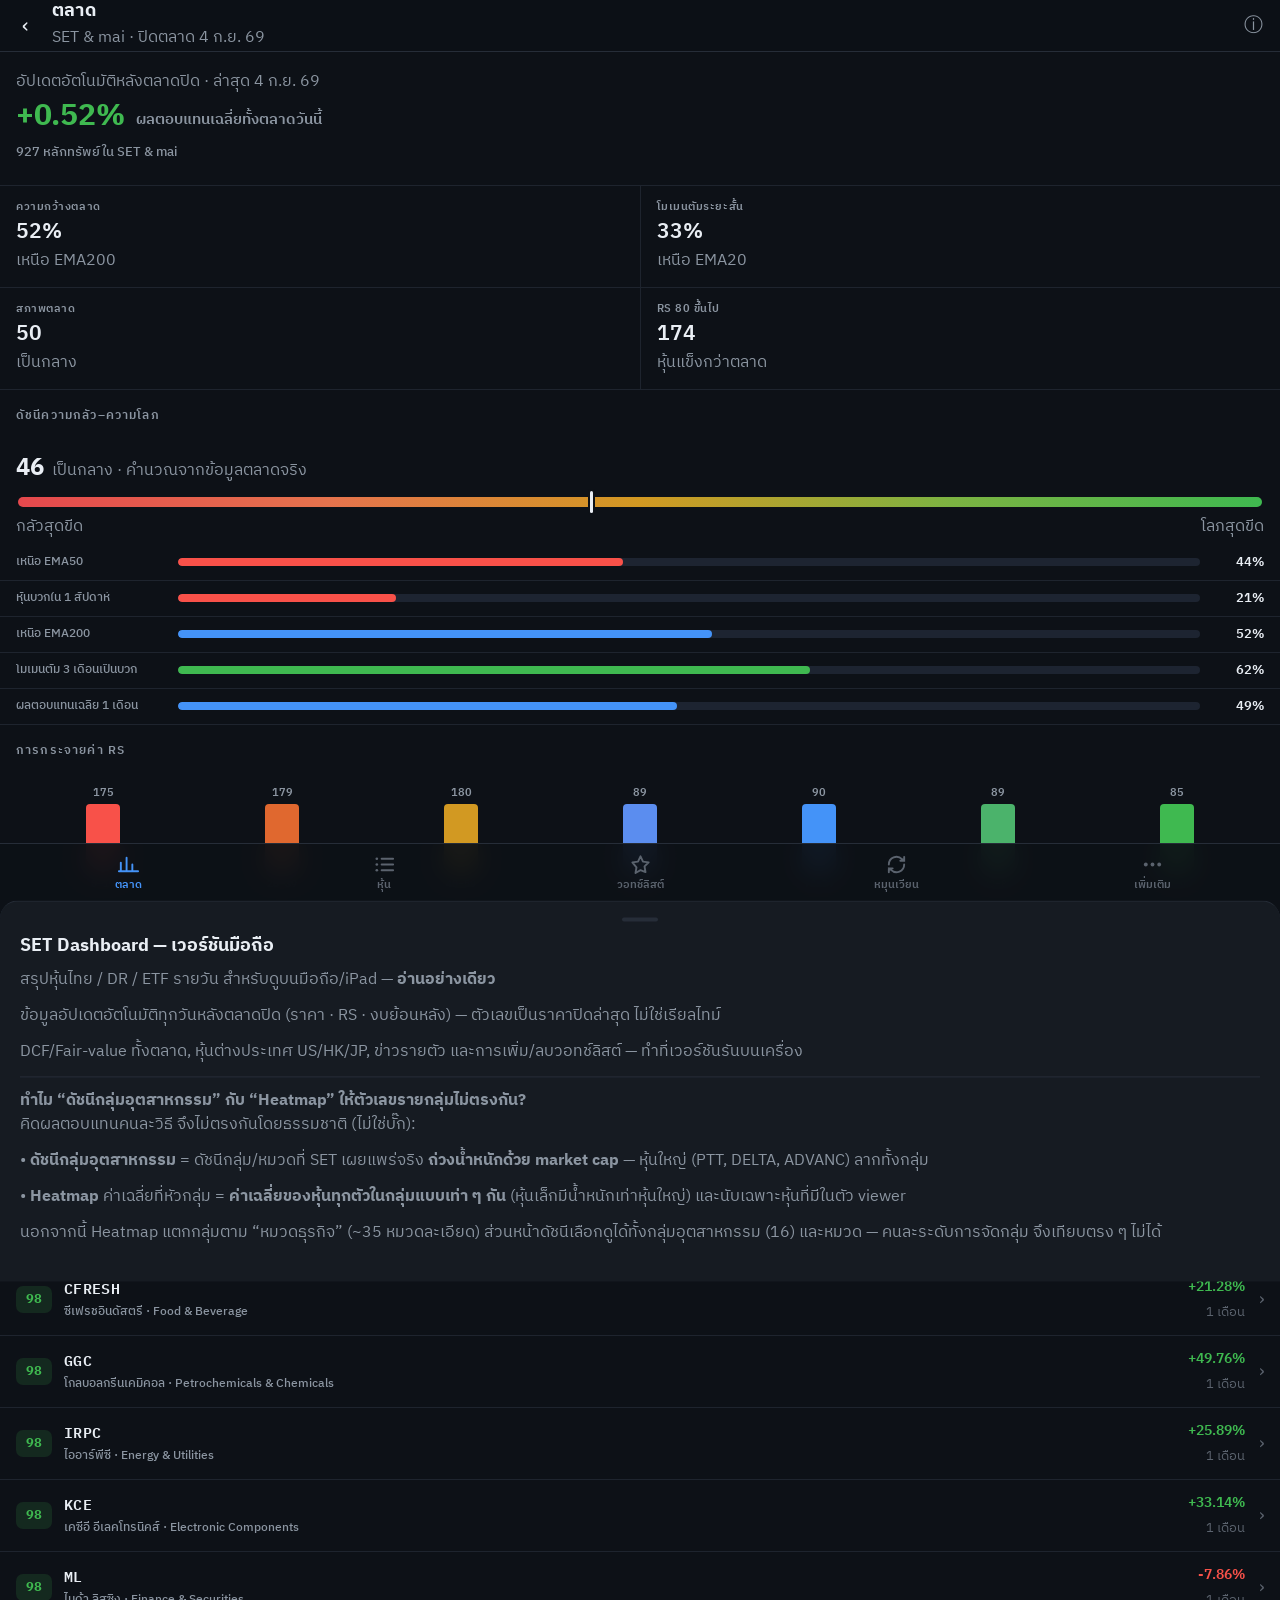
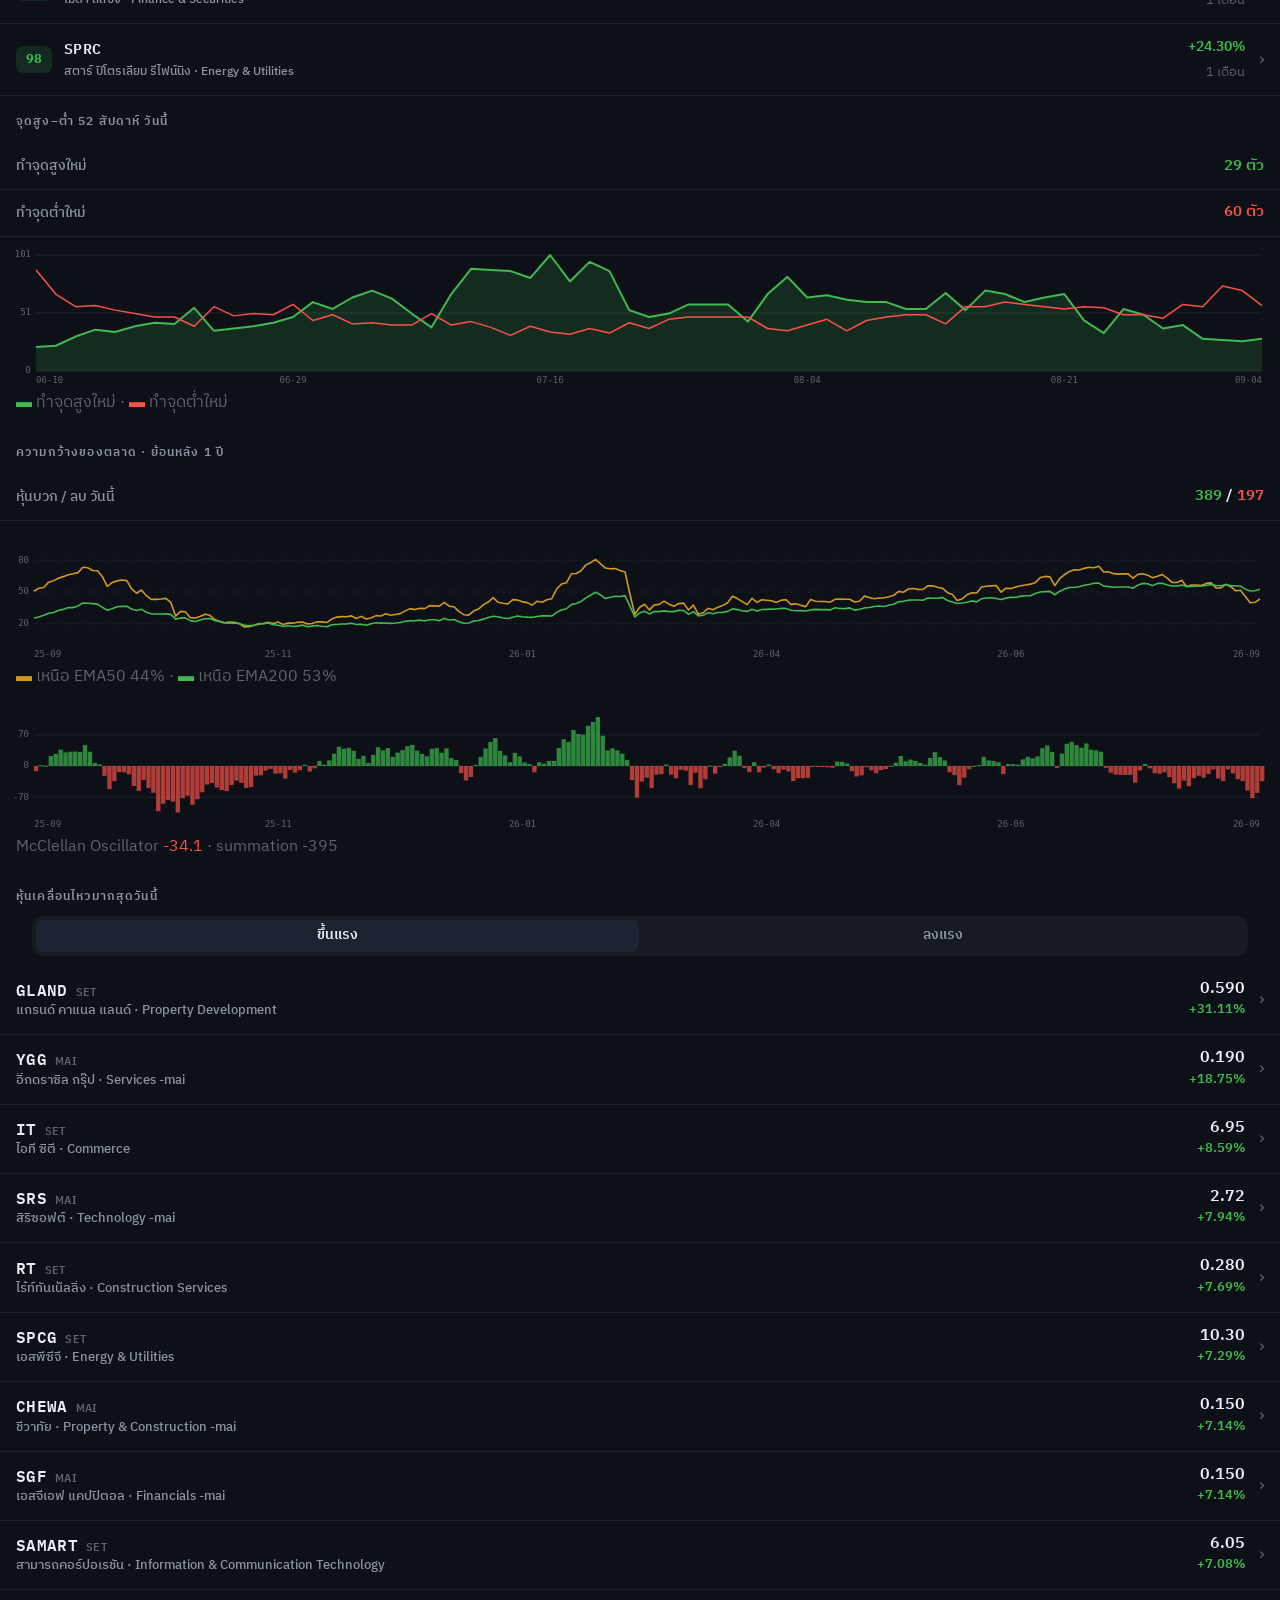
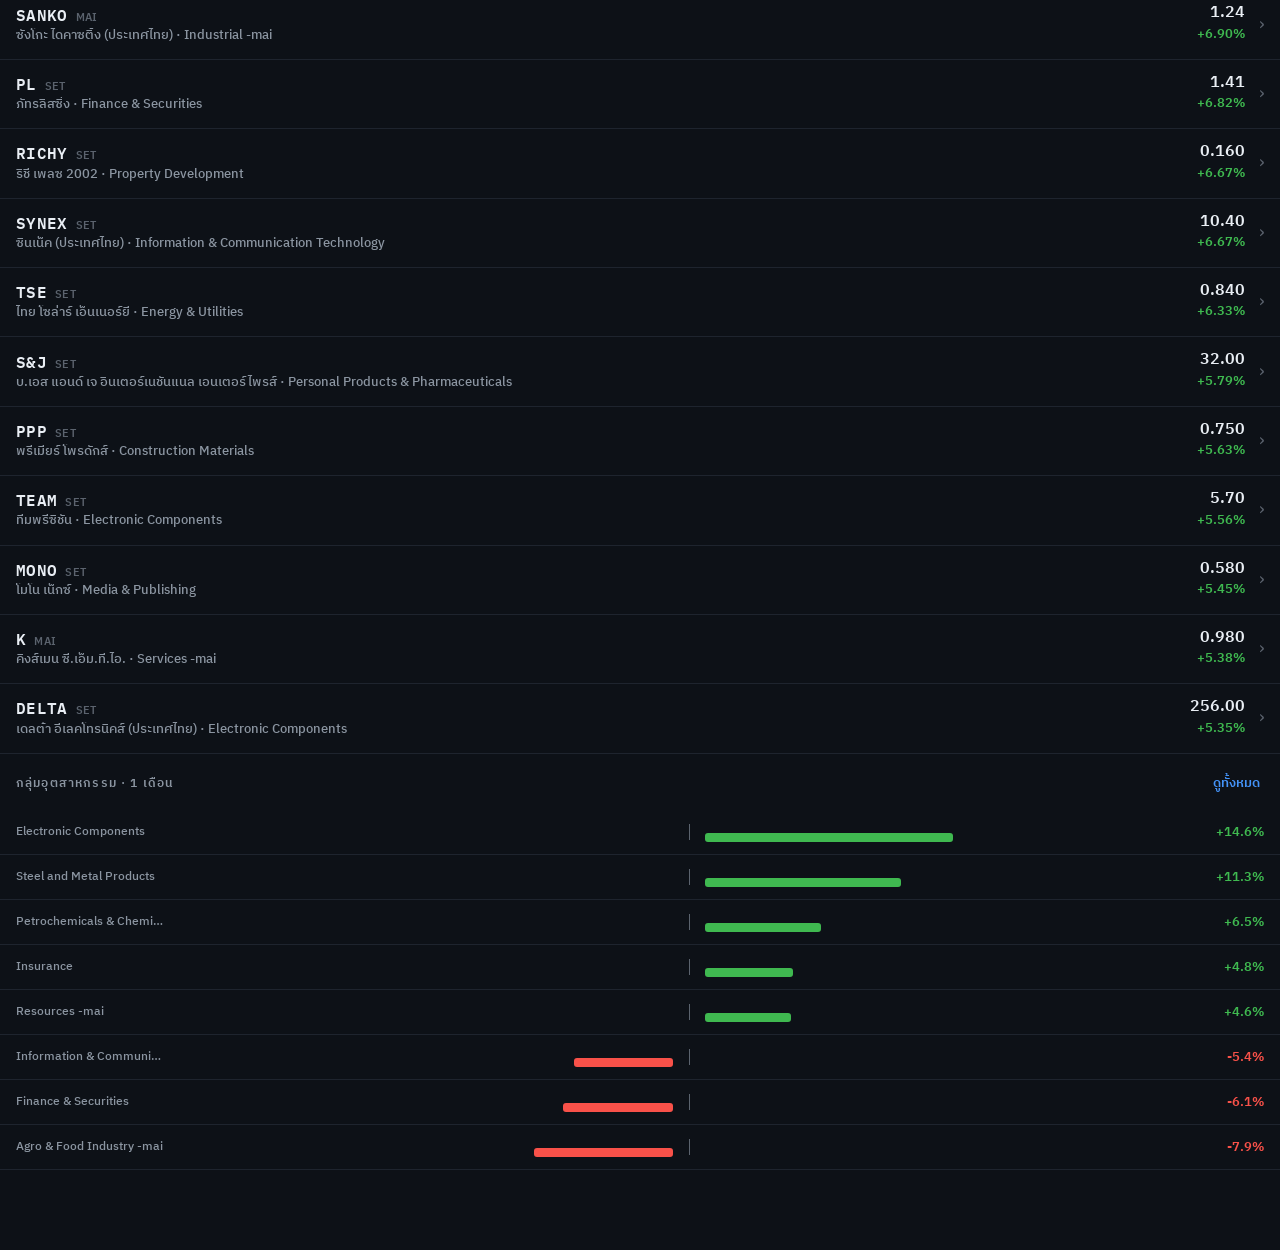
<file: mobile/index.html>
<!DOCTYPE html>
<html lang="th">
<head>
<meta charset="UTF-8">
<title>SET Dashboard</title>
<meta name="viewport" content="width=device-width, initial-scale=1, viewport-fit=cover">
<meta name="theme-color" content="#0d1117">
<meta name="description" content="สรุปหุ้นไทย / DR / ETF รายวัน — เวอร์ชันมือถือ อ่านอย่างเดียว">
<meta name="apple-mobile-web-app-capable" content="yes">
<meta name="apple-mobile-web-app-status-bar-style" content="black-translucent">
<meta name="apple-mobile-web-app-title" content="SET">
<link rel="manifest" href="manifest.json">
<link rel="icon" href="data:image/svg+xml,<svg xmlns='http://www.w3.org/2000/svg' viewBox='0 0 100 100'><text y='0.9em' font-size='90'>📈</text></svg>">
<link rel="apple-touch-icon" href="../static/icons/icon-180.png">
<link rel="preconnect" href="https://fonts.googleapis.com">
<link rel="preconnect" href="https://fonts.gstatic.com" crossorigin>
<link rel="stylesheet" href="https://fonts.googleapis.com/css2?family=IBM+Plex+Sans+Thai:wght@400;500;600;700&family=IBM+Plex+Mono:wght@500;600&display=swap">
<link rel="stylesheet" href="app.css?v=24">
</head>
<body>

<div class="boot" id="boot">
  <div class="spinner"></div>
  <div class="msg" id="bootMsg">กำลังโหลดข้อมูลตลาด…</div>
</div>

<div class="app" id="app" hidden>
  <header class="topbar">
    <button class="back-btn" id="backBtn" hidden aria-label="ย้อนกลับ">‹</button>
    <div style="flex:1;min-width:0">
      <h1 id="scrTitle">ตลาด</h1>
      <div class="sub" id="scrSub"></div>
    </div>
    <button class="icon-btn" id="infoBtn" aria-label="เกี่ยวกับ">ⓘ</button>
  </header>

  <main class="screen active" id="s-market"></main>
  <main class="screen" id="s-stocks"></main>
  <main class="screen" id="s-detail"></main>
  <main class="screen" id="s-watch"></main>
  <main class="screen" id="s-rotation"></main>
  <main class="screen" id="s-more"></main>
  <main class="screen" id="s-indices"></main>
  <main class="screen" id="s-valuation"></main>
  <main class="screen" id="s-heatmap"></main>
  <main class="screen" id="s-flow"></main>
  <main class="screen" id="s-screener"></main>

  <nav class="tabbar" id="tabbar">
    <button data-scr="market" class="on">
      <svg class="tb-ic" viewBox="0 0 24 24" fill="none" stroke="currentColor" stroke-width="2" stroke-linecap="round"><path d="M4 19V10M10 19V5M16 19v-7M22 19H2"/></svg>
      <span class="tb-l">ตลาด</span></button>
    <button data-scr="stocks">
      <svg class="tb-ic" viewBox="0 0 24 24" fill="none" stroke="currentColor" stroke-width="2" stroke-linecap="round"><path d="M9 6h12M9 12h12M9 18h12"/><circle cx="4" cy="6" r="1.4" fill="currentColor" stroke="none"/><circle cx="4" cy="12" r="1.4" fill="currentColor" stroke="none"/><circle cx="4" cy="18" r="1.4" fill="currentColor" stroke="none"/></svg>
      <span class="tb-l">หุ้น</span></button>
    <button data-scr="watch">
      <svg class="tb-ic" viewBox="0 0 24 24" fill="none" stroke="currentColor" stroke-width="2" stroke-linejoin="round"><path d="M12 3.5l2.6 5.5 5.9.8-4.3 4.2 1 5.9L12 17.9 6.8 20.9l1-5.9L3.5 9.8l5.9-.8z"/></svg>
      <span class="tb-l">วอทช์ลิสต์</span></button>
    <button data-scr="rotation">
      <svg class="tb-ic" viewBox="0 0 24 24" fill="none" stroke="currentColor" stroke-width="2" stroke-linecap="round"><path d="M4 12a8 8 0 0 1 13.7-5.6L20 8M20 4v4h-4"/><path d="M20 12a8 8 0 0 1-13.7 5.6L4 16M4 20v-4h4"/></svg>
      <span class="tb-l">หมุนเวียน</span></button>
    <button data-scr="more">
      <svg class="tb-ic" viewBox="0 0 24 24" fill="currentColor" stroke="none"><circle cx="5" cy="12" r="2"/><circle cx="12" cy="12" r="2"/><circle cx="19" cy="12" r="2"/></svg>
      <span class="tb-l">เพิ่มเติม</span></button>
  </nav>
</div>

<div class="scrim" id="scrim"></div>
<aside class="sheet" id="sheet" aria-label="เกี่ยวกับ">
  <div class="grab"></div>
  <h2>SET Dashboard — เวอร์ชันมือถือ</h2>
  <p>สรุปหุ้นไทย / DR / ETF รายวัน สำหรับดูบนมือถือ/iPad — <b>อ่านอย่างเดียว</b></p>
  <p>ข้อมูลอัปเดตอัตโนมัติทุกวันหลังตลาดปิด (ราคา · RS · งบย้อนหลัง) — ตัวเลขเป็นราคาปิดล่าสุด ไม่ใช่เรียลไทม์</p>
  <p>DCF/Fair-value ทั้งตลาด, หุ้นต่างประเทศ US/HK/JP, ข่าวรายตัว และการเพิ่ม/ลบวอทช์ลิสต์ — ทำที่เวอร์ชันรันบนเครื่อง</p>
  <p style="border-top:1px solid var(--line);padding-top:12px"><b>ทำไม “ดัชนีกลุ่มอุตสาหกรรม” กับ “Heatmap” ให้ตัวเลขรายกลุ่มไม่ตรงกัน?</b><br>
  คิดผลตอบแทนคนละวิธี จึงไม่ตรงกันโดยธรรมชาติ (ไม่ใช่บั๊ก):</p>
  <p>• <b>ดัชนีกลุ่มอุตสาหกรรม</b> = ดัชนีกลุ่ม/หมวดที่ SET เผยแพร่จริง <b>ถ่วงน้ำหนักด้วย market cap</b> — หุ้นใหญ่ (PTT, DELTA, ADVANC) ลากทั้งกลุ่ม</p>
  <p>• <b>Heatmap</b> ค่าเฉลี่ยที่หัวกลุ่ม = <b>ค่าเฉลี่ยของหุ้นทุกตัวในกลุ่มแบบเท่า ๆ กัน</b> (หุ้นเล็กมีน้ำหนักเท่าหุ้นใหญ่) และนับเฉพาะหุ้นที่มีในตัว viewer</p>
  <p>นอกจากนี้ Heatmap แตกกลุ่มตาม “หมวดธุรกิจ” (~35 หมวดละเอียด) ส่วนหน้าดัชนีเลือกดูได้ทั้งกลุ่มอุตสาหกรรม (16) และหมวด — คนละระดับการจัดกลุ่ม จึงเทียบตรง ๆ ไม่ได้</p>
</aside>

<div class="toast" id="toast"></div>

<script src="app.js?v=24"></script>
</body>
</html>
</file>
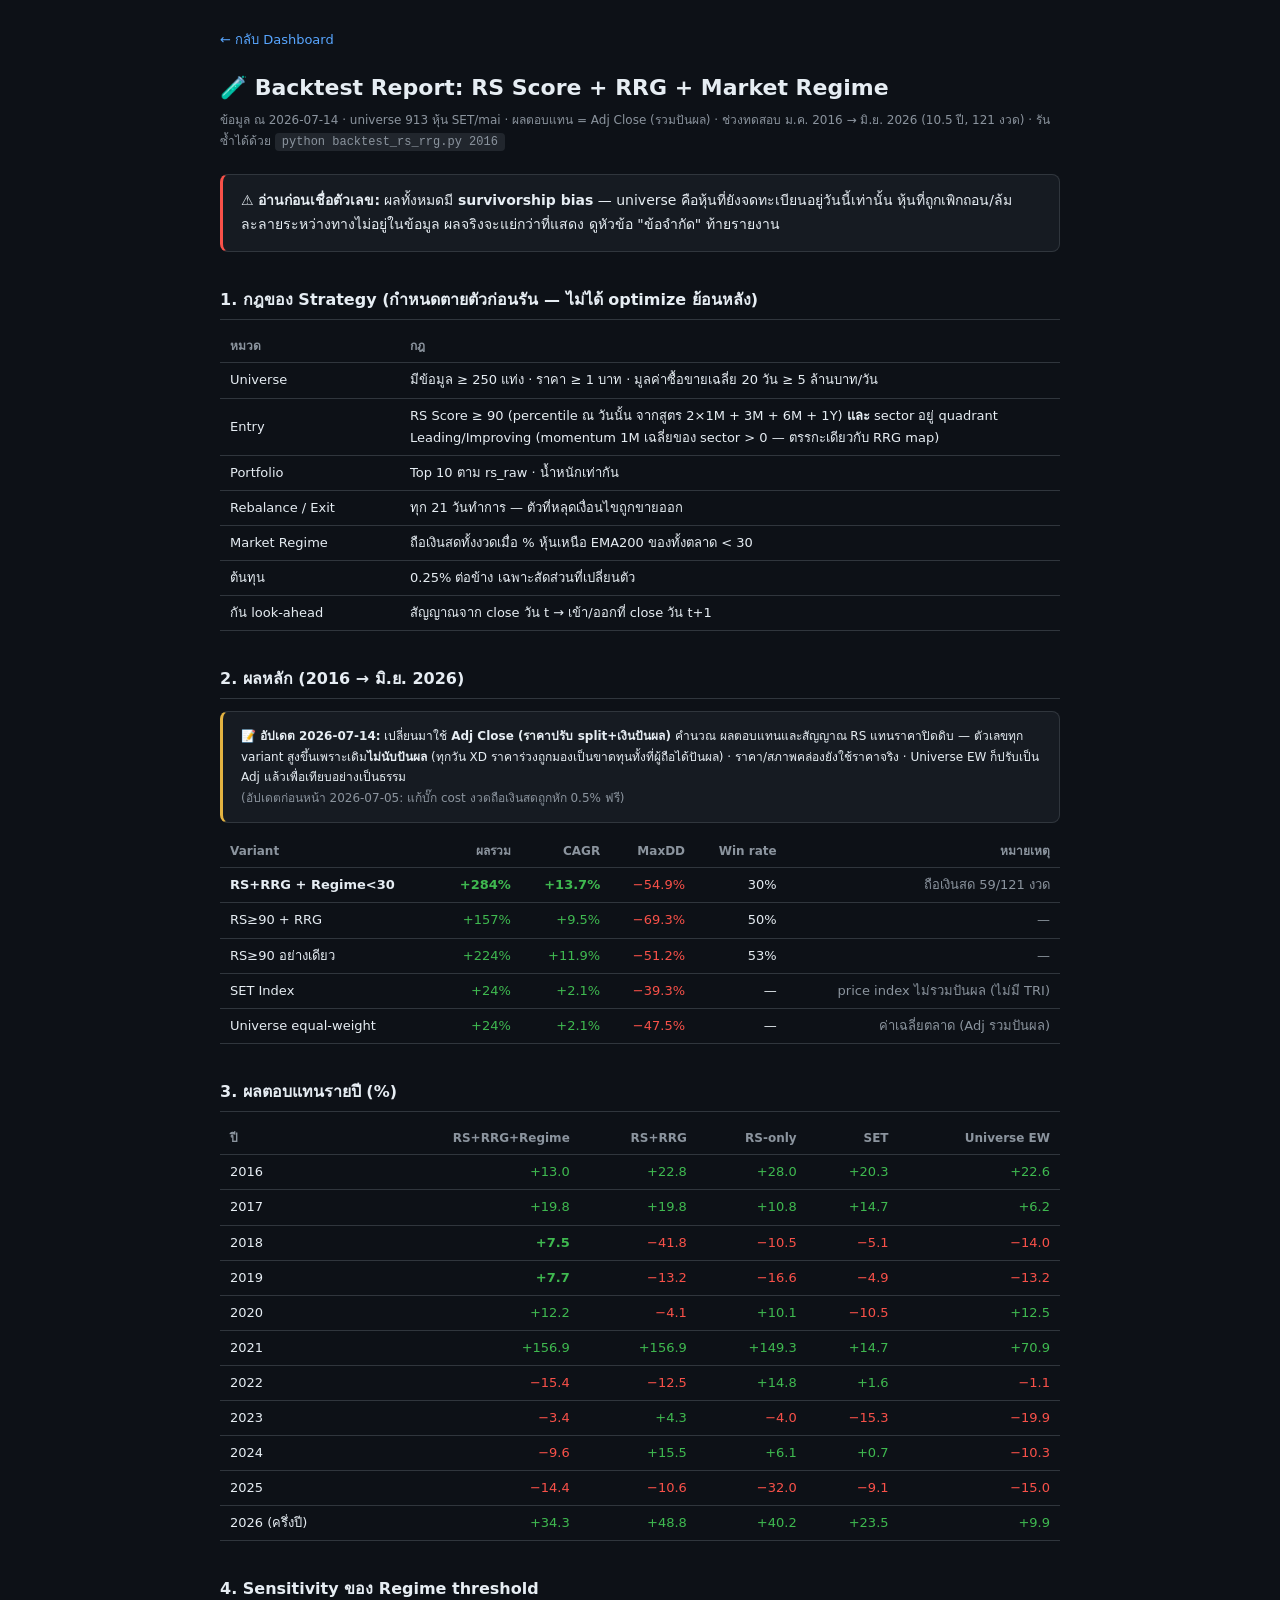
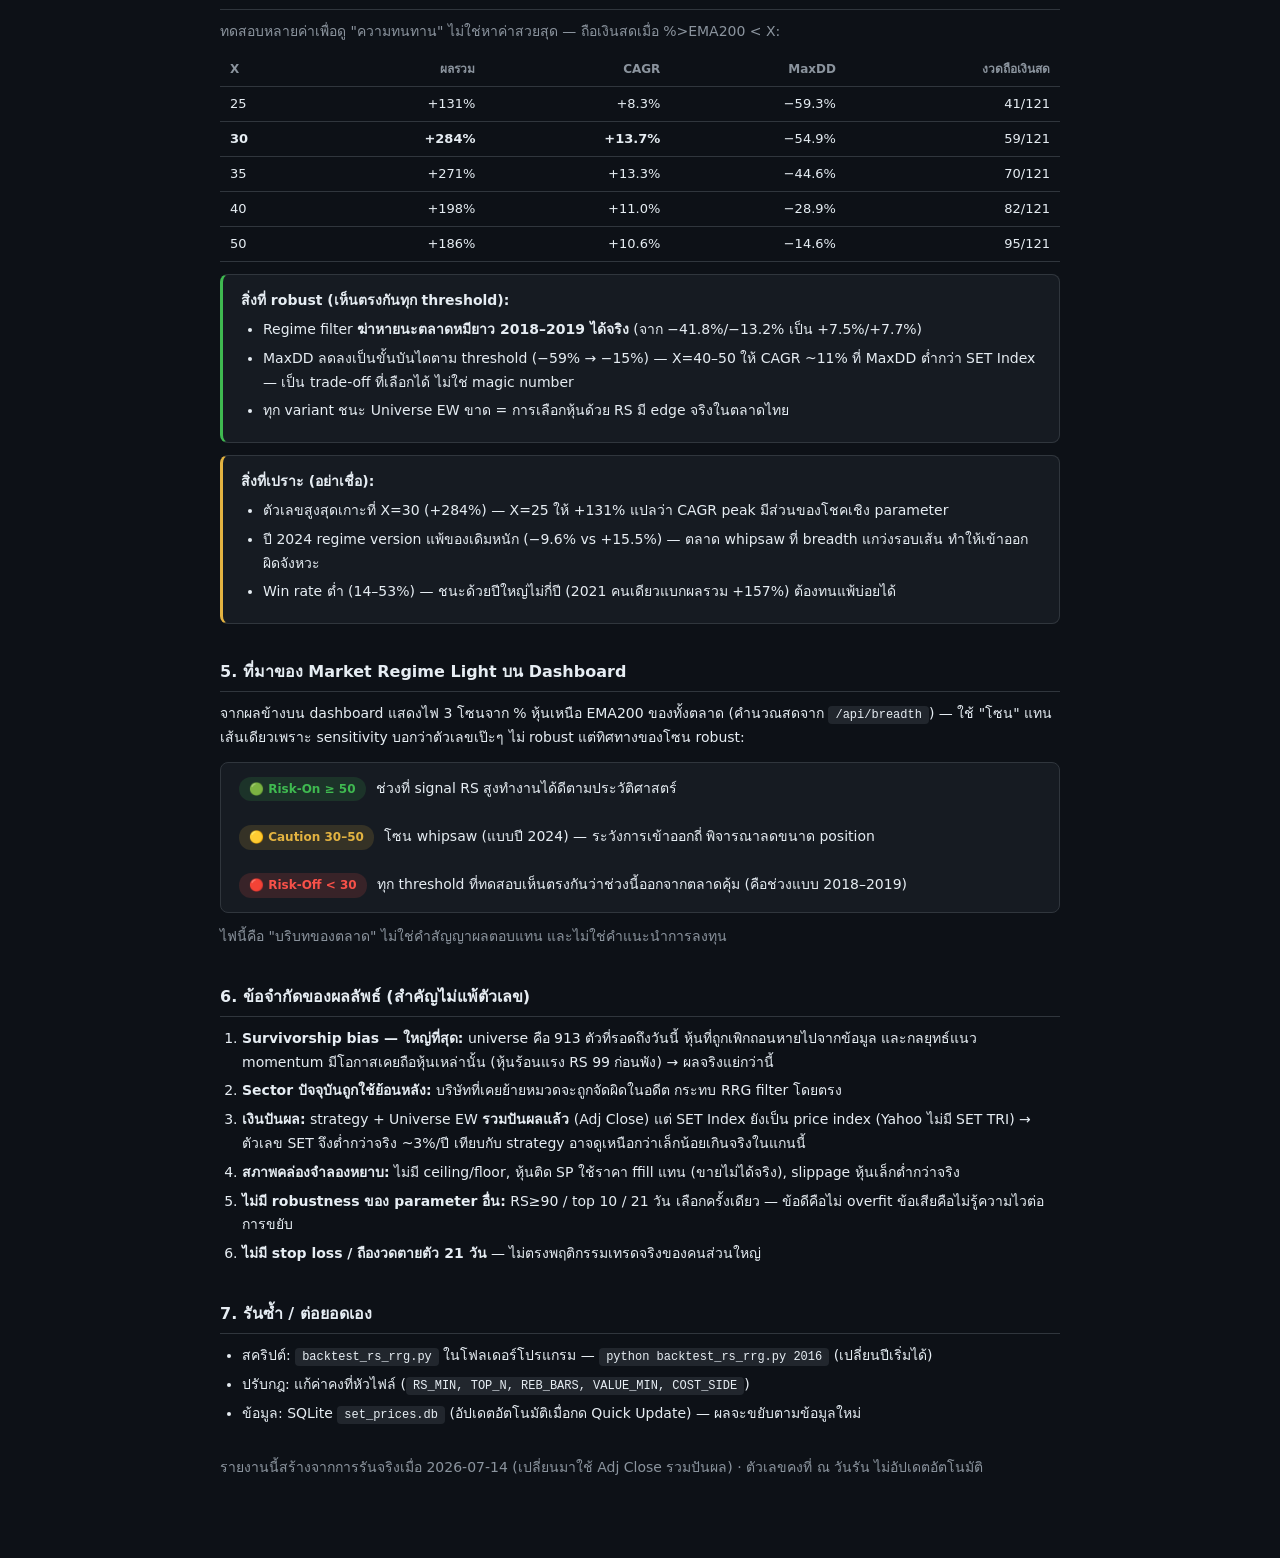
<file: backtest_report.html>
<!DOCTYPE html>
<html lang="th">
<head>
<meta charset="UTF-8">
<meta name="viewport" content="width=device-width, initial-scale=1.0">
<title>Backtest Report — RS Score + RRG + Market Regime</title>
<link rel="icon" href="data:image/svg+xml,<svg xmlns='http://www.w3.org/2000/svg' viewBox='0 0 100 100'><text y='0.9em' font-size='90'>🧪</text></svg>">
<style>
  :root { --bg:#0d1117; --bg2:#161b22; --bg3:#21262d; --border:#30363d;
          --text:#e6edf3; --text2:#8b949e; --green:#3fb950; --red:#f85149;
          --yellow:#e3b341; --blue:#58a6ff; }
  * { box-sizing:border-box; margin:0; padding:0; }
  body { background:var(--bg); color:var(--text);
         font-family:'Segoe UI',system-ui,sans-serif; font-size:14px; line-height:1.7;
         max-width:880px; margin:0 auto; padding:28px 20px 80px; }
  h1 { font-size:22px; margin-bottom:4px; }
  h2 { font-size:16px; margin:34px 0 10px; padding-bottom:6px;
       border-bottom:1px solid var(--border); }
  .sub { color:var(--text2); font-size:12px; margin-bottom:22px; }
  table { width:100%; border-collapse:collapse; font-size:13px; margin:10px 0; }
  th, td { padding:6px 10px; border-bottom:1px solid var(--border); text-align:right; }
  th:first-child, td:first-child { text-align:left; }
  th { color:var(--text2); font-weight:600; font-size:12px; }
  .g { color:var(--green); } .r { color:var(--red); } .y { color:var(--yellow); }
  .b { color:var(--blue); } .t2 { color:var(--text2); }
  .card { background:var(--bg2); border:1px solid var(--border); border-radius:8px;
          padding:14px 18px; margin:12px 0; }
  .warn { border-left:3px solid var(--yellow); }
  .danger { border-left:3px solid var(--red); }
  .ok { border-left:3px solid var(--green); }
  code { background:var(--bg3); padding:2px 7px; border-radius:4px; font-size:12px; }
  ul, ol { padding-left:22px; }
  li { margin:5px 0; }
  a { color:var(--blue); }
  .zone { display:inline-block; padding:2px 10px; border-radius:12px;
          font-weight:700; font-size:12px; margin-right:6px; }
  .back { display:inline-block; margin-bottom:18px; color:var(--blue);
          text-decoration:none; font-size:13px; }
</style>
</head>
<body>

<a class="back" href="/">← กลับ Dashboard</a>
<h1>🧪 Backtest Report: RS Score + RRG + Market Regime</h1>
<div class="sub">ข้อมูล ณ 2026-07-14 · universe 913 หุ้น SET/mai · ผลตอบแทน = Adj Close (รวมปันผล) · ช่วงทดสอบ ม.ค. 2016 → มิ.ย. 2026 (10.5 ปี, 121 งวด)
· รันซ้ำได้ด้วย <code>python backtest_rs_rrg.py 2016</code></div>

<div class="card danger">
  <b>⚠️ อ่านก่อนเชื่อตัวเลข:</b> ผลทั้งหมดมี <b>survivorship bias</b> —
  universe คือหุ้นที่ยังจดทะเบียนอยู่วันนี้เท่านั้น หุ้นที่ถูกเพิกถอน/ล้มละลายระหว่างทางไม่อยู่ในข้อมูล
  ผลจริงจะแย่กว่าที่แสดง ดูหัวข้อ "ข้อจำกัด" ท้ายรายงาน
</div>

<h2>1. กฎของ Strategy (กำหนดตายตัวก่อนรัน — ไม่ได้ optimize ย้อนหลัง)</h2>
<table>
  <tr><th style="width:180px">หมวด</th><th style="text-align:left">กฎ</th></tr>
  <tr><td>Universe</td><td style="text-align:left">มีข้อมูล ≥ 250 แท่ง · ราคา ≥ 1 บาท · มูลค่าซื้อขายเฉลี่ย 20 วัน ≥ 5 ล้านบาท/วัน</td></tr>
  <tr><td>Entry</td><td style="text-align:left">RS Score ≥ 90 (percentile ณ วันนั้น จากสูตร 2×1M + 3M + 6M + 1Y) <b>และ</b> sector อยู่ quadrant Leading/Improving (momentum 1M เฉลี่ยของ sector &gt; 0 — ตรรกะเดียวกับ RRG map)</td></tr>
  <tr><td>Portfolio</td><td style="text-align:left">Top 10 ตาม rs_raw · น้ำหนักเท่ากัน</td></tr>
  <tr><td>Rebalance / Exit</td><td style="text-align:left">ทุก 21 วันทำการ — ตัวที่หลุดเงื่อนไขถูกขายออก</td></tr>
  <tr><td>Market Regime</td><td style="text-align:left">ถือเงินสดทั้งงวดเมื่อ % หุ้นเหนือ EMA200 ของทั้งตลาด &lt; 30</td></tr>
  <tr><td>ต้นทุน</td><td style="text-align:left">0.25% ต่อข้าง เฉพาะสัดส่วนที่เปลี่ยนตัว</td></tr>
  <tr><td>กัน look-ahead</td><td style="text-align:left">สัญญาณจาก close วัน t → เข้า/ออกที่ close วัน t+1</td></tr>
</table>

<h2>2. ผลหลัก (2016 → มิ.ย. 2026)</h2>
<div class="card warn" style="font-size:12px">
  📝 <b>อัปเดต 2026-07-14:</b> เปลี่ยนมาใช้ <b>Adj Close (ราคาปรับ split+เงินปันผล)</b> คำนวณ
  ผลตอบแทนและสัญญาณ RS แทนราคาปิดดิบ — ตัวเลขทุก variant สูงขึ้นเพราะเดิม<b>ไม่นับปันผล</b>
  (ทุกวัน XD ราคาร่วงถูกมองเป็นขาดทุนทั้งที่ผู้ถือได้ปันผล) · ราคา/สภาพคล่องยังใช้ราคาจริง
  · Universe EW ก็ปรับเป็น Adj แล้วเพื่อเทียบอย่างเป็นธรรม<br>
  <span class="t2">(อัปเดตก่อนหน้า 2026-07-05: แก้บั๊ก cost งวดถือเงินสดถูกหัก 0.5% ฟรี)</span>
</div>
<table>
  <tr><th style="text-align:left">Variant</th><th>ผลรวม</th><th>CAGR</th><th>MaxDD</th><th>Win rate</th><th>หมายเหตุ</th></tr>
  <tr><td><b>RS+RRG + Regime&lt;30</b></td><td class="g"><b>+284%</b></td><td class="g"><b>+13.7%</b></td><td class="r">−54.9%</td><td>30%</td><td class="t2">ถือเงินสด 59/121 งวด</td></tr>
  <tr><td>RS≥90 + RRG</td><td class="g">+157%</td><td class="g">+9.5%</td><td class="r">−69.3%</td><td>50%</td><td class="t2">—</td></tr>
  <tr><td>RS≥90 อย่างเดียว</td><td class="g">+224%</td><td class="g">+11.9%</td><td class="r">−51.2%</td><td>53%</td><td class="t2">—</td></tr>
  <tr><td>SET Index</td><td class="g">+24%</td><td class="g">+2.1%</td><td class="r">−39.3%</td><td>—</td><td class="t2">price index ไม่รวมปันผล (ไม่มี TRI)</td></tr>
  <tr><td>Universe equal-weight</td><td class="g">+24%</td><td class="g">+2.1%</td><td class="r">−47.5%</td><td>—</td><td class="t2">ค่าเฉลี่ยตลาด (Adj รวมปันผล)</td></tr>
</table>

<h2>3. ผลตอบแทนรายปี (%)</h2>
<table>
  <tr><th>ปี</th><th>RS+RRG+Regime</th><th>RS+RRG</th><th>RS-only</th><th>SET</th><th>Universe EW</th></tr>
  <tr><td>2016</td><td class="g">+13.0</td><td class="g">+22.8</td><td class="g">+28.0</td><td class="g">+20.3</td><td class="g">+22.6</td></tr>
  <tr><td>2017</td><td class="g">+19.8</td><td class="g">+19.8</td><td class="g">+10.8</td><td class="g">+14.7</td><td class="g">+6.2</td></tr>
  <tr><td>2018</td><td class="g"><b>+7.5</b></td><td class="r">−41.8</td><td class="r">−10.5</td><td class="r">−5.1</td><td class="r">−14.0</td></tr>
  <tr><td>2019</td><td class="g"><b>+7.7</b></td><td class="r">−13.2</td><td class="r">−16.6</td><td class="r">−4.9</td><td class="r">−13.2</td></tr>
  <tr><td>2020</td><td class="g">+12.2</td><td class="r">−4.1</td><td class="g">+10.1</td><td class="r">−10.5</td><td class="g">+12.5</td></tr>
  <tr><td>2021</td><td class="g">+156.9</td><td class="g">+156.9</td><td class="g">+149.3</td><td class="g">+14.7</td><td class="g">+70.9</td></tr>
  <tr><td>2022</td><td class="r">−15.4</td><td class="r">−12.5</td><td class="g">+14.8</td><td class="g">+1.6</td><td class="r">−1.1</td></tr>
  <tr><td>2023</td><td class="r">−3.4</td><td class="g">+4.3</td><td class="r">−4.0</td><td class="r">−15.3</td><td class="r">−19.9</td></tr>
  <tr><td>2024</td><td class="r">−9.6</td><td class="g">+15.5</td><td class="g">+6.1</td><td class="g">+0.7</td><td class="r">−10.3</td></tr>
  <tr><td>2025</td><td class="r">−14.4</td><td class="r">−10.6</td><td class="r">−32.0</td><td class="r">−9.1</td><td class="r">−15.0</td></tr>
  <tr><td>2026 (ครึ่งปี)</td><td class="g">+34.3</td><td class="g">+48.8</td><td class="g">+40.2</td><td class="g">+23.5</td><td class="g">+9.9</td></tr>
</table>

<h2>4. Sensitivity ของ Regime threshold</h2>
<p class="t2">ทดสอบหลายค่าเพื่อดู "ความทนทาน" ไม่ใช่หาค่าสวยสุด — ถือเงินสดเมื่อ %&gt;EMA200 &lt; X:</p>
<table>
  <tr><th>X</th><th>ผลรวม</th><th>CAGR</th><th>MaxDD</th><th>งวดถือเงินสด</th></tr>
  <tr><td>25</td><td>+131%</td><td>+8.3%</td><td>−59.3%</td><td>41/121</td></tr>
  <tr><td><b>30</b></td><td><b>+284%</b></td><td><b>+13.7%</b></td><td>−54.9%</td><td>59/121</td></tr>
  <tr><td>35</td><td>+271%</td><td>+13.3%</td><td>−44.6%</td><td>70/121</td></tr>
  <tr><td>40</td><td>+198%</td><td>+11.0%</td><td>−28.9%</td><td>82/121</td></tr>
  <tr><td>50</td><td>+186%</td><td>+10.6%</td><td>−14.6%</td><td>95/121</td></tr>
</table>

<div class="card ok">
  <b>สิ่งที่ robust (เห็นตรงกันทุก threshold):</b>
  <ul>
    <li>Regime filter <b>ฆ่าหายนะตลาดหมียาว 2018–2019 ได้จริง</b> (จาก −41.8%/−13.2% เป็น +7.5%/+7.7%)</li>
    <li>MaxDD ลดลงเป็นขั้นบันไดตาม threshold (−59% → −15%) — X=40–50 ให้ CAGR ~11% ที่ MaxDD ต่ำกว่า SET Index — เป็น trade-off ที่เลือกได้ ไม่ใช่ magic number</li>
    <li>ทุก variant ชนะ Universe EW ขาด = การเลือกหุ้นด้วย RS มี edge จริงในตลาดไทย</li>
  </ul>
</div>
<div class="card warn">
  <b>สิ่งที่เปราะ (อย่าเชื่อ):</b>
  <ul>
    <li>ตัวเลขสูงสุดเกาะที่ X=30 (+284%) — X=25 ให้ +131% แปลว่า CAGR peak มีส่วนของโชคเชิง parameter</li>
    <li>ปี 2024 regime version แพ้ของเดิมหนัก (−9.6% vs +15.5%) — ตลาด whipsaw ที่ breadth แกว่งรอบเส้น ทำให้เข้าออกผิดจังหวะ</li>
    <li>Win rate ต่ำ (14–53%) — ชนะด้วยปีใหญ่ไม่กี่ปี (2021 คนเดียวแบกผลรวม +157%) ต้องทนแพ้บ่อยได้</li>
  </ul>
</div>

<h2>5. ที่มาของ Market Regime Light บน Dashboard</h2>
<p>จากผลข้างบน dashboard แสดงไฟ 3 โซนจาก % หุ้นเหนือ EMA200 ของทั้งตลาด (คำนวณสดจาก
<code>/api/breadth</code>) — ใช้ "โซน" แทนเส้นเดียวเพราะ sensitivity บอกว่าตัวเลขเป๊ะๆ ไม่ robust
แต่ทิศทางของโซน robust:</p>
<div class="card">
  <span class="zone" style="background:rgba(63,185,80,.15);color:var(--green)">🟢 Risk-On ≥ 50</span>
  ช่วงที่ signal RS สูงทำงานได้ดีตามประวัติศาสตร์<br><br>
  <span class="zone" style="background:rgba(227,179,65,.15);color:var(--yellow)">🟡 Caution 30–50</span>
  โซน whipsaw (แบบปี 2024) — ระวังการเข้าออกถี่ พิจารณาลดขนาด position<br><br>
  <span class="zone" style="background:rgba(248,81,73,.15);color:var(--red)">🔴 Risk-Off &lt; 30</span>
  ทุก threshold ที่ทดสอบเห็นตรงกันว่าช่วงนี้ออกจากตลาดคุ้ม (คือช่วงแบบ 2018–2019)
</div>
<p class="t2">ไฟนี้คือ "บริบทของตลาด" ไม่ใช่คำสัญญาผลตอบแทน และไม่ใช่คำแนะนำการลงทุน</p>

<h2>6. ข้อจำกัดของผลลัพธ์ (สำคัญไม่แพ้ตัวเลข)</h2>
<ol>
  <li><b>Survivorship bias — ใหญ่ที่สุด:</b> universe คือ 913 ตัวที่รอดถึงวันนี้ หุ้นที่ถูกเพิกถอนหายไปจากข้อมูล
      และกลยุทธ์แนว momentum มีโอกาสเคยถือหุ้นเหล่านั้น (หุ้นร้อนแรง RS 99 ก่อนพัง) → ผลจริงแย่กว่านี้</li>
  <li><b>Sector ปัจจุบันถูกใช้ย้อนหลัง:</b> บริษัทที่เคยย้ายหมวดจะถูกจัดผิดในอดีต กระทบ RRG filter โดยตรง</li>
  <li><b>เงินปันผล:</b> strategy + Universe EW <b>รวมปันผลแล้ว</b> (Adj Close) แต่ SET Index ยังเป็น price index
      (Yahoo ไม่มี SET TRI) → ตัวเลข SET จึงต่ำกว่าจริง ~3%/ปี เทียบกับ strategy อาจดูเหนือกว่าเล็กน้อยเกินจริงในแกนนี้</li>
  <li><b>สภาพคล่องจำลองหยาบ:</b> ไม่มี ceiling/floor, หุ้นติด SP ใช้ราคา ffill แทน (ขายไม่ได้จริง), slippage หุ้นเล็กต่ำกว่าจริง</li>
  <li><b>ไม่มี robustness ของ parameter อื่น:</b> RS≥90 / top 10 / 21 วัน เลือกครั้งเดียว —
      ข้อดีคือไม่ overfit ข้อเสียคือไม่รู้ความไวต่อการขยับ</li>
  <li><b>ไม่มี stop loss / ถืองวดตายตัว 21 วัน</b> — ไม่ตรงพฤติกรรมเทรดจริงของคนส่วนใหญ่</li>
</ol>

<h2>7. รันซ้ำ / ต่อยอดเอง</h2>
<ul>
  <li>สคริปต์: <code>backtest_rs_rrg.py</code> ในโฟลเดอร์โปรแกรม — <code>python backtest_rs_rrg.py 2016</code> (เปลี่ยนปีเริ่มได้)</li>
  <li>ปรับกฎ: แก้ค่าคงที่หัวไฟล์ (<code>RS_MIN, TOP_N, REB_BARS, VALUE_MIN, COST_SIDE</code>)</li>
  <li>ข้อมูล: SQLite <code>set_prices.db</code> (อัปเดตอัตโนมัติเมื่อกด Quick Update) — ผลจะขยับตามข้อมูลใหม่</li>
</ul>

<p class="t2" style="margin-top:30px">รายงานนี้สร้างจากการรันจริงเมื่อ 2026-07-14 (เปลี่ยนมาใช้ Adj Close รวมปันผล) · ตัวเลขคงที่ ณ วันรัน ไม่อัปเดตอัตโนมัติ</p>

</body>
</html>
</file>
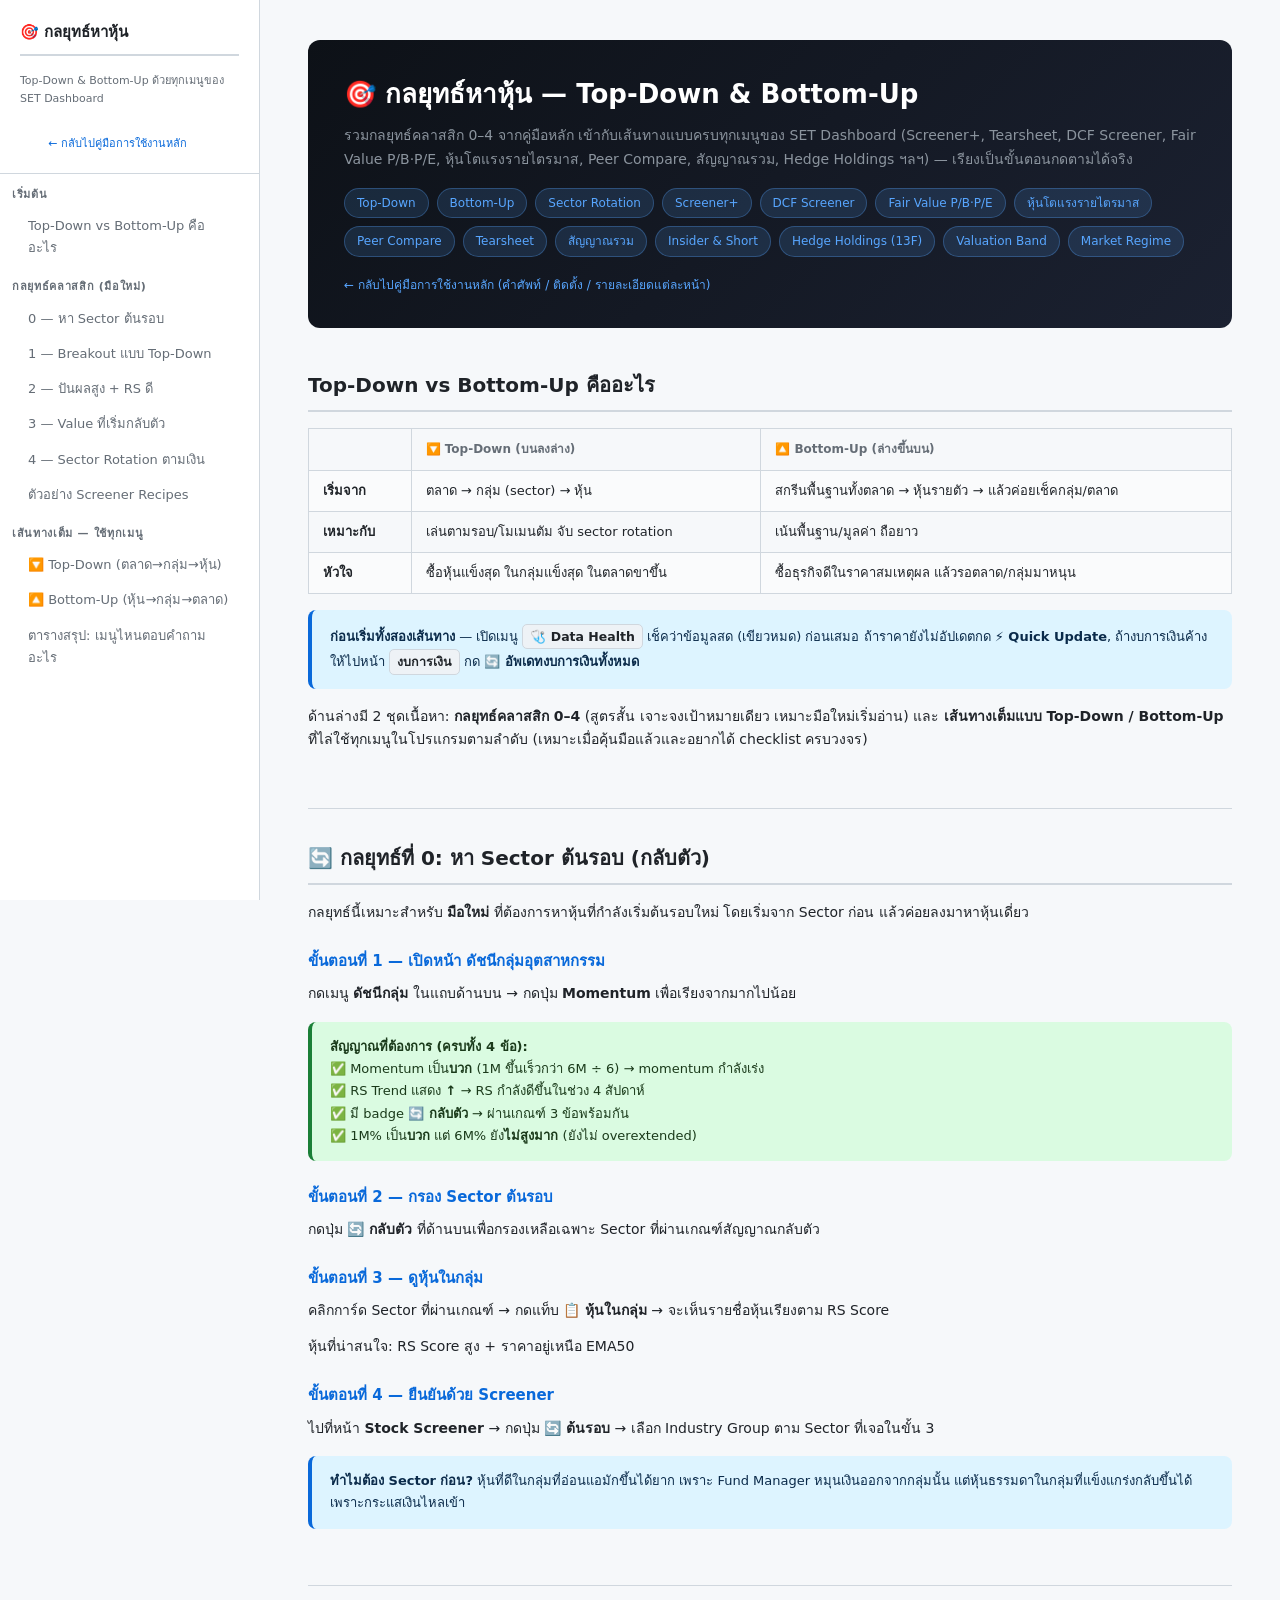
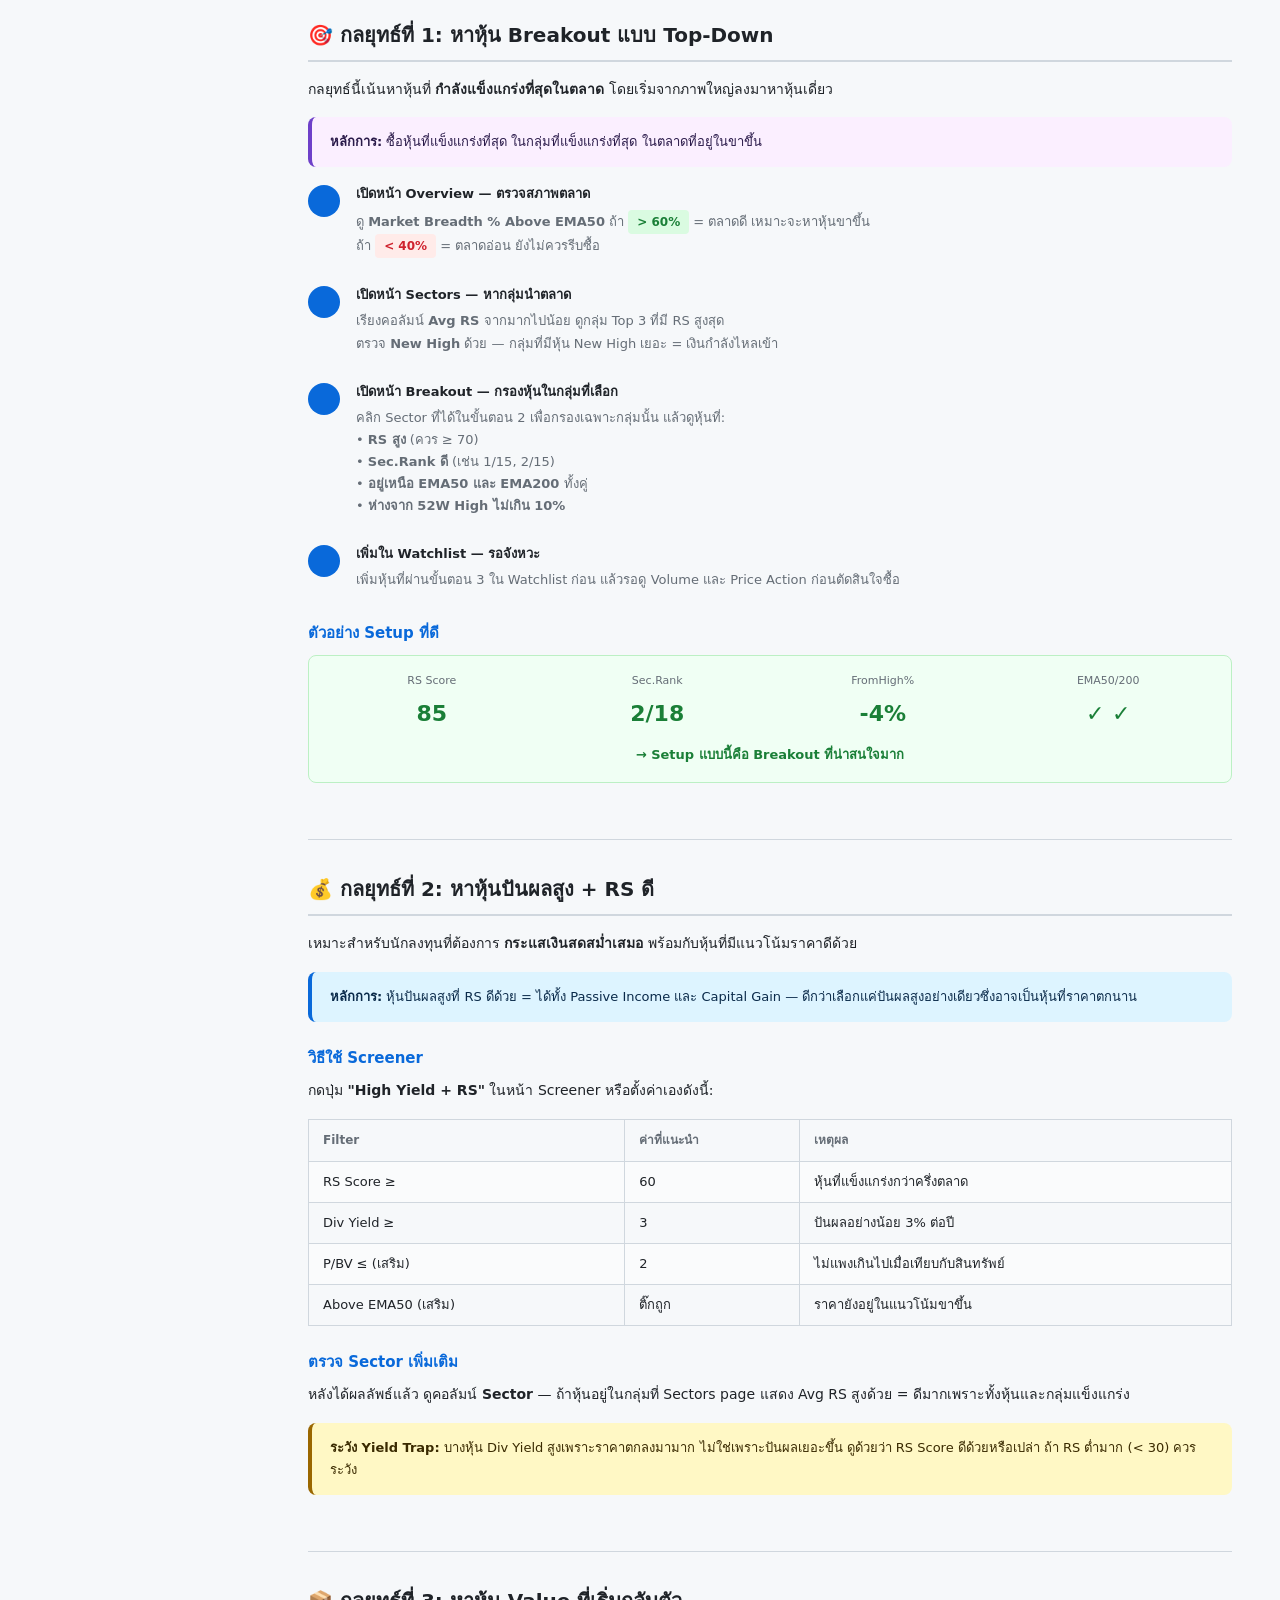
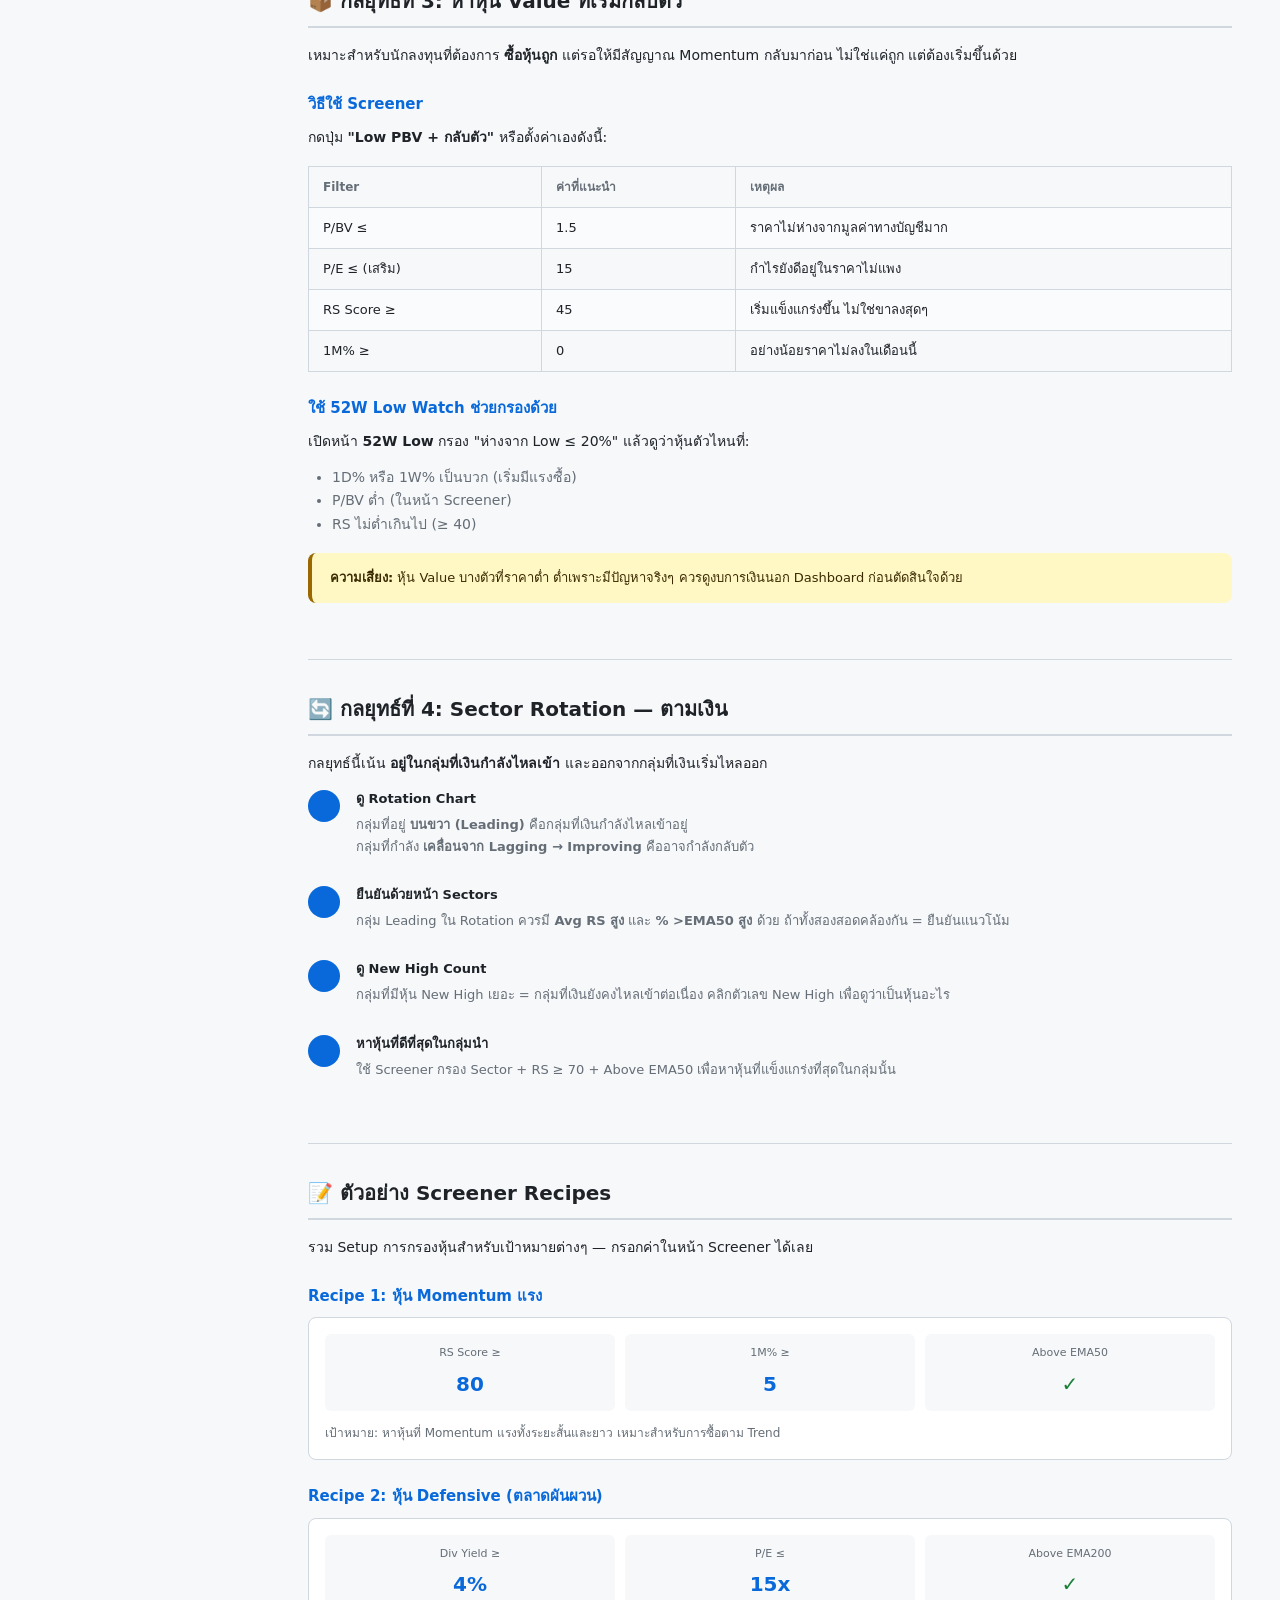
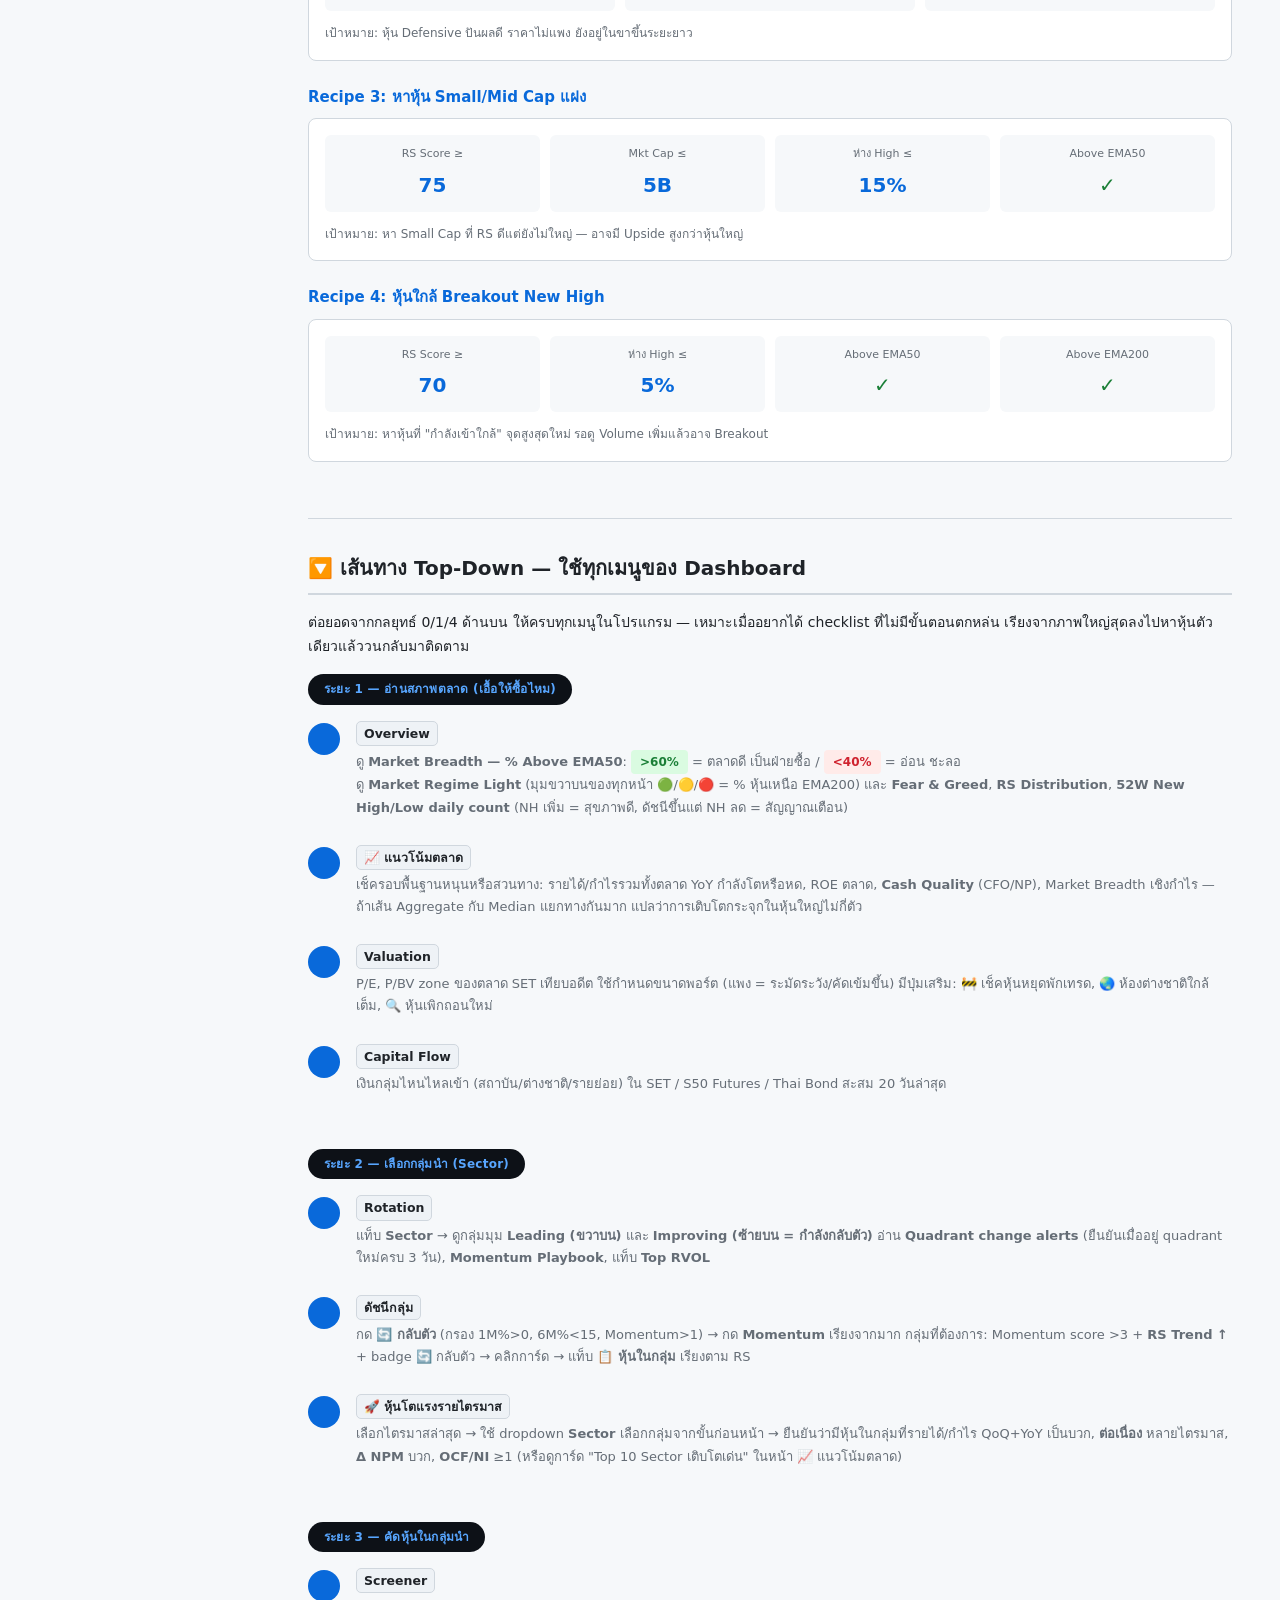
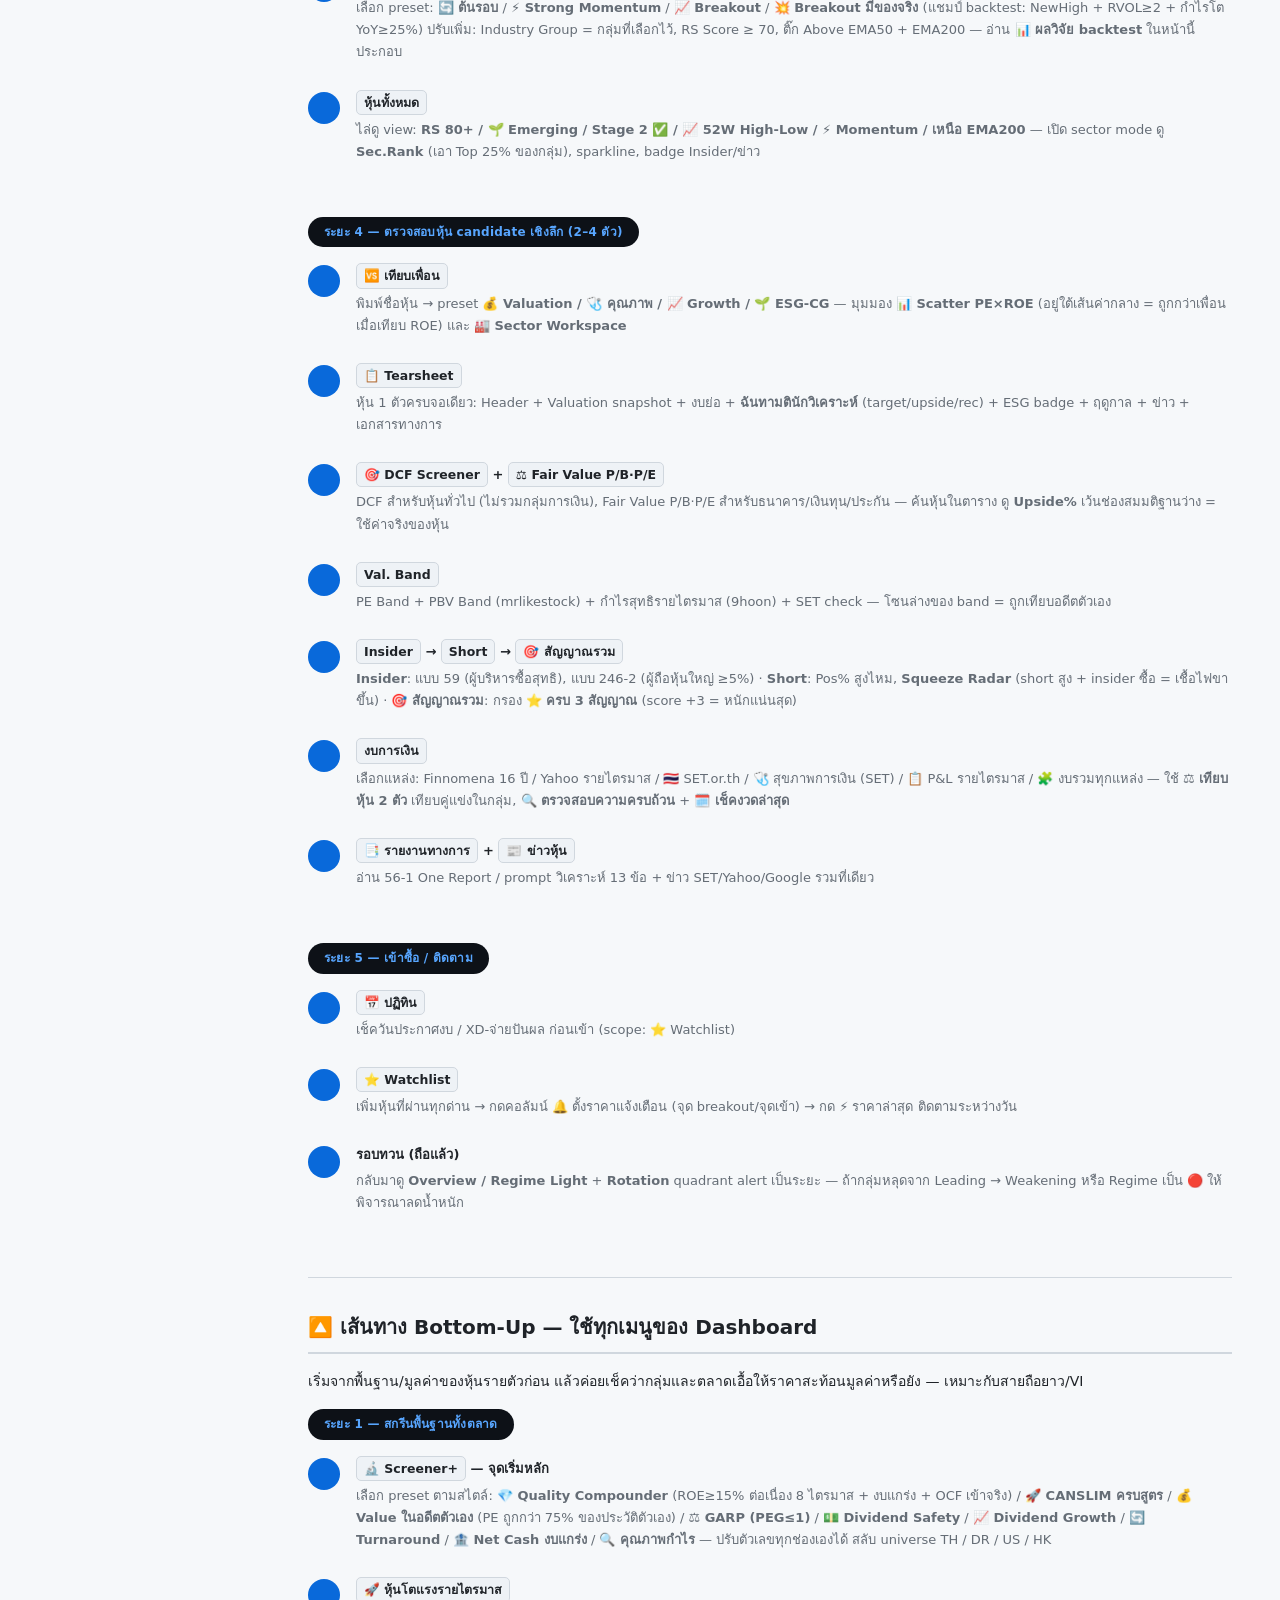
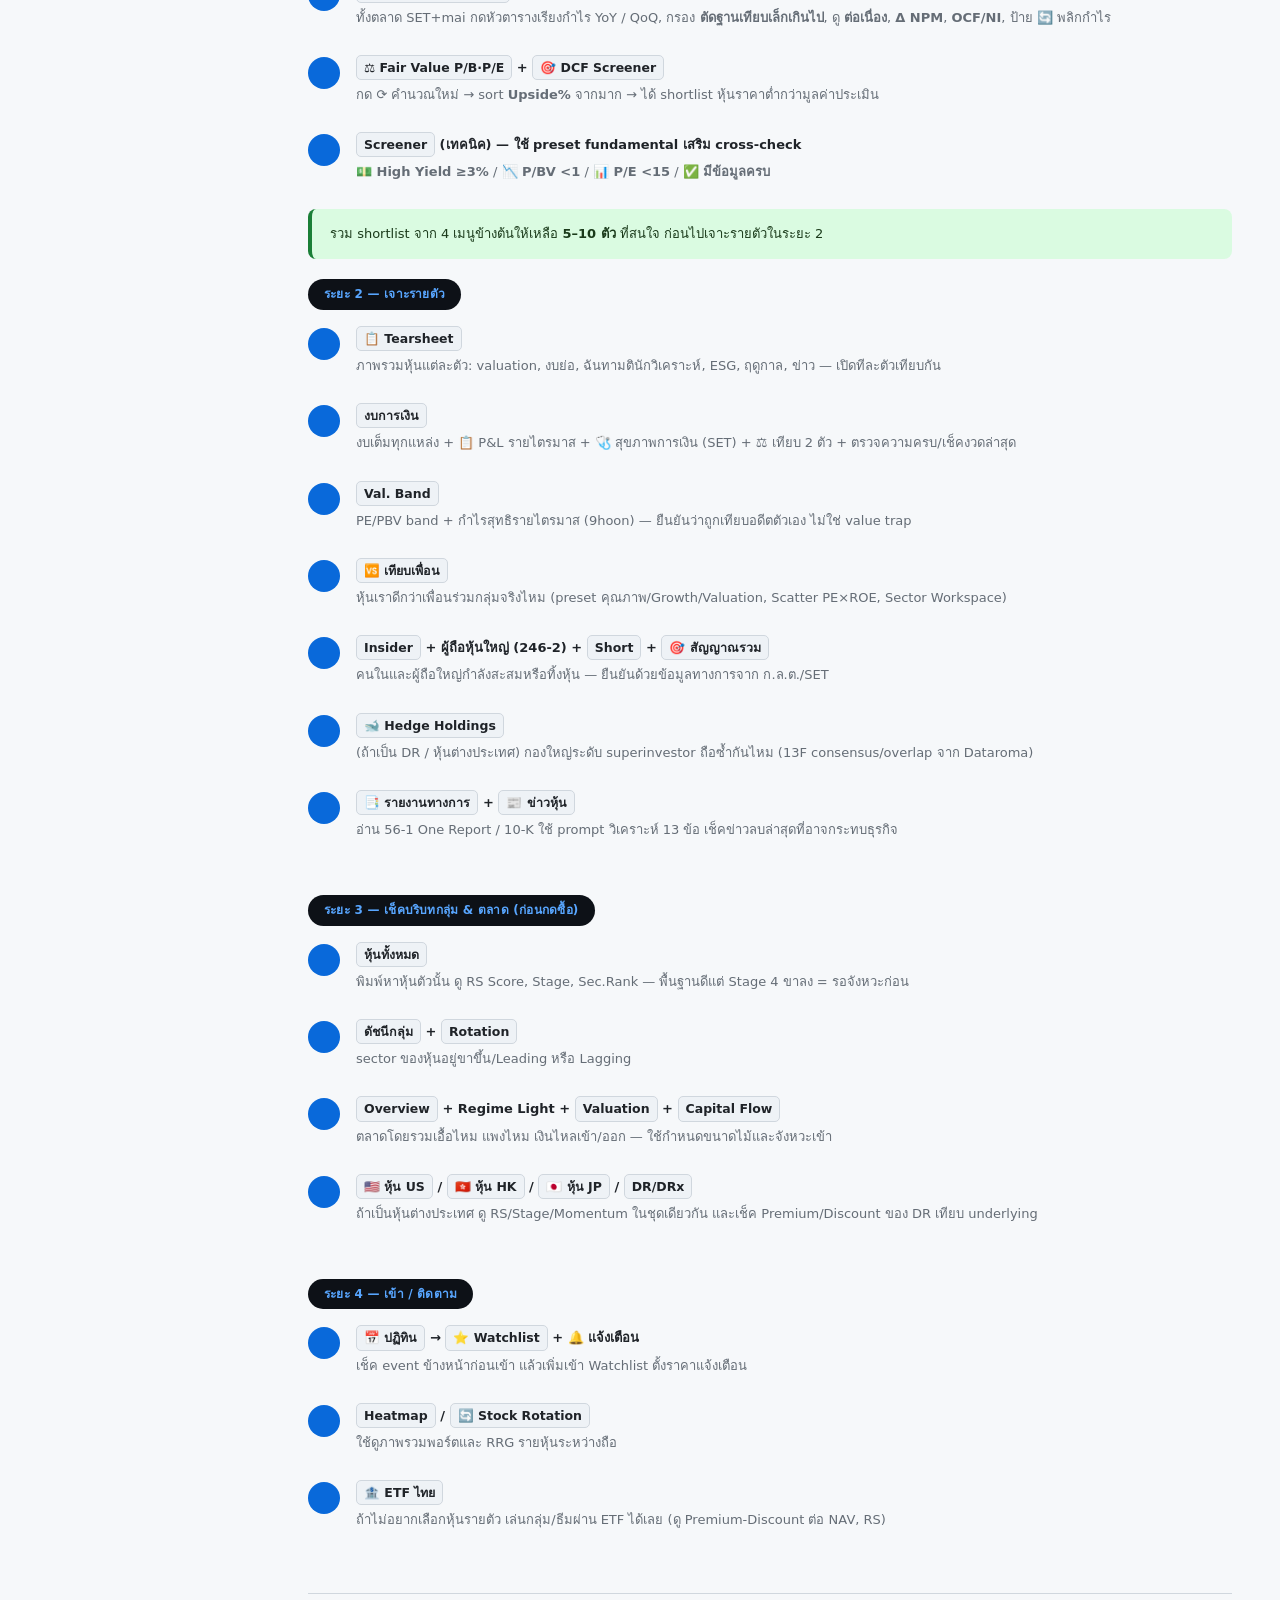
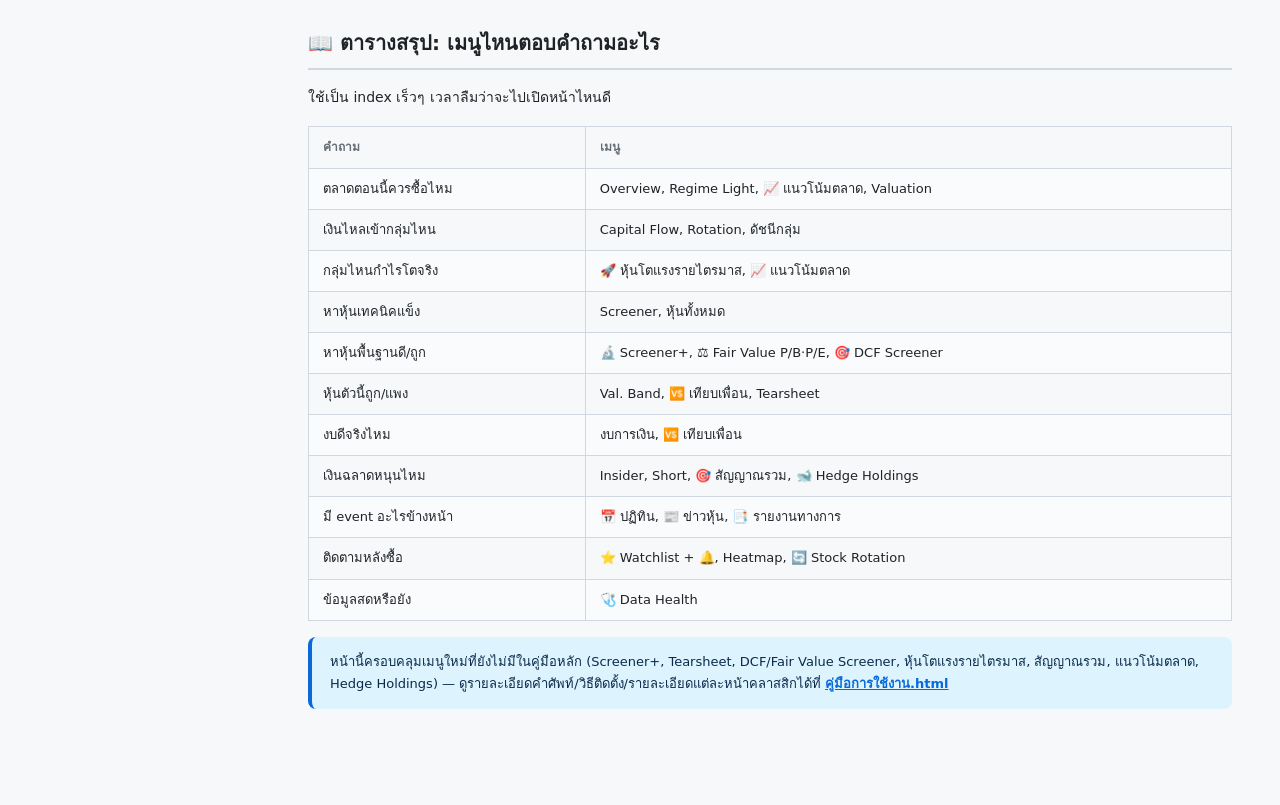
<file: กลยุทธ์หาหุ้น.html>
<!DOCTYPE html>
<html lang="th">
<head>
<meta charset="UTF-8">
<meta name="viewport" content="width=device-width, initial-scale=1.0">
<title>กลยุทธ์หาหุ้น — Top-Down & Bottom-Up | SET Dashboard</title>
<style>
  :root {
    --bg: #f6f8fa;
    --bg2: #ffffff;
    --border: #d0d7de;
    --text: #1f2328;
    --text2: #656d76;
    --green: #1a7f37;
    --green-bg: #dafbe1;
    --red: #cf222e;
    --red-bg: #ffebe9;
    --yellow: #9a6700;
    --yellow-bg: #fff8c5;
    --blue: #0969da;
    --blue-bg: #ddf4ff;
    --purple: #6e40c9;
    --purple-bg: #fbefff;
    --accent: #0969da;
    --sidebar-w: 260px;
  }
  * { box-sizing: border-box; margin: 0; padding: 0; }
  body { background: var(--bg); color: var(--text); font-family: 'Segoe UI', system-ui, sans-serif; font-size: 14px; line-height: 1.7; }

  /* SIDEBAR */
  .sidebar {
    position: fixed; top: 0; left: 0; bottom: 0;
    width: var(--sidebar-w);
    background: var(--bg2);
    border-right: 1px solid var(--border);
    overflow-y: auto;
    z-index: 100;
    padding: 0 0 32px 0;
  }
  .sidebar-header {
    padding: 20px 20px 12px;
    border-bottom: 1px solid var(--border);
    position: sticky; top: 0; background: var(--bg2);
  }
  .sidebar-header h2 { font-size: 15px; font-weight: 700; color: var(--text); }
  .sidebar-header p { font-size: 11px; color: var(--text2); margin-top: 2px; }
  .sidebar-header a.back-link { display: inline-block; margin-top: 8px; font-size: 11px; color: var(--accent); text-decoration: none; }
  .sidebar-header a.back-link:hover { text-decoration: underline; }
  .sidebar-section { padding: 12px 12px 4px; font-size: 11px; font-weight: 600; color: var(--text2); text-transform: uppercase; letter-spacing: .06em; }
  .sidebar a {
    display: block; padding: 6px 20px; font-size: 13px; color: var(--text2);
    text-decoration: none; border-radius: 6px; margin: 1px 8px;
    transition: all .15s;
  }
  .sidebar a:hover { background: var(--bg); color: var(--text); }
  .sidebar a.active { background: #e8f0fe; color: var(--accent); font-weight: 600; }

  /* MAIN */
  .main { margin-left: var(--sidebar-w); padding: 40px 48px; max-width: calc(var(--sidebar-w) + 900px); }

  /* SECTIONS */
  .section { margin-bottom: 56px; scroll-margin-top: 24px; }
  h1 { font-size: 28px; font-weight: 700; margin-bottom: 8px; }
  h2 { font-size: 20px; font-weight: 700; margin-bottom: 16px; padding-bottom: 8px; border-bottom: 2px solid var(--border); }
  h3 { font-size: 15px; font-weight: 700; margin: 24px 0 8px; color: var(--accent); }
  h4 { font-size: 13px; font-weight: 700; margin: 16px 0 6px; }
  p { margin-bottom: 12px; color: var(--text); }

  /* PAGE BADGE */
  .page-badge {
    display: inline-flex; align-items: center; gap: 6px;
    background: var(--blue-bg); color: var(--blue);
    border: 1px solid #b6d4f5; border-radius: 6px;
    padding: 4px 12px; font-size: 12px; font-weight: 700;
    margin-bottom: 16px; letter-spacing: .03em;
  }

  /* CALLOUT */
  .callout {
    border-radius: 8px; padding: 14px 18px; margin: 16px 0;
    font-size: 13px; border-left: 4px solid;
  }
  .callout.tip    { background: var(--green-bg);  border-color: var(--green);  color: #1a3a1a; }
  .callout.note   { background: var(--blue-bg);   border-color: var(--blue);   color: #0a2a4a; }
  .callout.warn   { background: var(--yellow-bg); border-color: var(--yellow); color: #3a2a00; }
  .callout.info   { background: var(--purple-bg); border-color: var(--purple); color: #2a1a4a; }
  .callout strong { font-weight: 700; }

  /* TABLE */
  table { width: 100%; border-collapse: collapse; margin: 16px 0; font-size: 13px; }
  th { background: var(--bg); padding: 10px 14px; text-align: left; font-weight: 700; font-size: 12px; border: 1px solid var(--border); color: var(--text2); }
  td { padding: 9px 14px; border: 1px solid var(--border); vertical-align: top; }
  tr:nth-child(even) td { background: #fafbfc; }

  /* COLOR CHIPS */
  .chip {
    display: inline-block; padding: 2px 9px; border-radius: 4px;
    font-size: 12px; font-weight: 700; white-space: nowrap;
  }
  .chip-green  { background: var(--green-bg);  color: var(--green); }
  .chip-red    { background: var(--red-bg);    color: var(--red); }
  .chip-yellow { background: var(--yellow-bg); color: var(--yellow); }
  .chip-blue   { background: var(--blue-bg);   color: var(--blue); }
  .chip-gray   { background: var(--bg);        color: var(--text2); }

  /* STEP */
  .steps { counter-reset: step; }
  .step { display: flex; gap: 16px; margin-bottom: 20px; }
  .step-num {
    counter-increment: step;
    min-width: 32px; height: 32px;
    background: var(--accent); color: #fff;
    border-radius: 50%; display: flex; align-items: center; justify-content: center;
    font-weight: 700; font-size: 14px; flex-shrink: 0; margin-top: 2px;
  }
  .step-body h4 { margin-top: 0; margin-bottom: 4px; }
  .step-body p { margin-bottom: 6px; font-size: 13px; color: var(--text2); }

  /* PHASE LABEL — คั่นกลุ่ม step ภายใน .steps เดียวกัน โดยไม่กิน counter */
  .phase-label {
    display: inline-flex; align-items: center; gap: 8px;
    background: #0d1117; color: #58a6ff;
    border-radius: 20px; padding: 5px 16px; font-size: 12px; font-weight: 700;
    margin: 28px 0 16px; letter-spacing: .02em;
  }
  .steps > .phase-label:first-child { margin-top: 4px; }

  /* DIVIDER */
  hr { border: none; border-top: 1px solid var(--border); margin: 32px 0; }

  /* HERO */
  .hero {
    background: linear-gradient(135deg, #0d1117 0%, #1b2131 100%);
    color: #e6edf3; border-radius: 12px; padding: 32px 36px;
    margin-bottom: 40px;
  }
  .hero h1 { color: #fff; font-size: 26px; margin-bottom: 8px; }
  .hero p { color: #8b949e; margin: 0; }
  .hero .tags { display: flex; gap: 8px; margin-top: 16px; flex-wrap: wrap; }
  .hero .tag {
    background: rgba(88,166,255,.15); color: #58a6ff;
    border: 1px solid rgba(88,166,255,.3);
    border-radius: 20px; padding: 4px 12px; font-size: 12px;
  }
  .hero a.back-link { color: #58a6ff; font-size: 12px; text-decoration: none; }
  .hero a.back-link:hover { text-decoration: underline; }

  /* MENU PILL — อ้างอิงชื่อเมนูให้ตรงกับปุ่มจริงในแดชบอร์ด */
  .menu-pill {
    display: inline-block; background: #eef2f6; border: 1px solid var(--border);
    border-radius: 5px; padding: 1px 7px; font-weight: 700; font-size: 12.5px; color: var(--text);
  }

  /* RESPONSIVE */
  @media (max-width: 768px) {
    .sidebar { display: none; }
    .main { margin-left: 0; padding: 24px 20px; }
  }
</style>
</head>
<body>

<!-- SIDEBAR -->
<nav class="sidebar">
  <div class="sidebar-header">
    <h2>🎯 กลยุทธ์หาหุ้น</h2>
    <p>Top-Down &amp; Bottom-Up ด้วยทุกเมนูของ SET Dashboard</p>
    <a class="back-link" href="คู่มือการใช้งาน.html">← กลับไปคู่มือการใช้งานหลัก</a>
  </div>

  <div class="sidebar-section">เริ่มต้น</div>
  <a href="#intro">Top-Down vs Bottom-Up คืออะไร</a>

  <div class="sidebar-section">กลยุทธ์คลาสสิก (มือใหม่)</div>
  <a href="#strategy-onset">0 — หา Sector ต้นรอบ</a>
  <a href="#strategy-breakout">1 — Breakout แบบ Top-Down</a>
  <a href="#strategy-yield">2 — ปันผลสูง + RS ดี</a>
  <a href="#strategy-value">3 — Value ที่เริ่มกลับตัว</a>
  <a href="#strategy-rotation">4 — Sector Rotation ตามเงิน</a>
  <a href="#screener-examples">ตัวอย่าง Screener Recipes</a>

  <div class="sidebar-section">เส้นทางเต็ม — ใช้ทุกเมนู</div>
  <a href="#topdown">🔽 Top-Down (ตลาด→กลุ่ม→หุ้น)</a>
  <a href="#bottomup">🔼 Bottom-Up (หุ้น→กลุ่ม→ตลาด)</a>
  <a href="#menu-map">ตารางสรุป: เมนูไหนตอบคำถามอะไร</a>
</nav>

<!-- MAIN -->
<main class="main">

  <!-- HERO -->
  <div class="hero">
    <h1>🎯 กลยุทธ์หาหุ้น — Top-Down &amp; Bottom-Up</h1>
    <p>รวมกลยุทธ์คลาสสิก 0–4 จากคู่มือหลัก เข้ากับเส้นทางแบบครบทุกเมนูของ SET Dashboard (Screener+, Tearsheet, DCF Screener, Fair Value P/B·P/E, หุ้นโตแรงรายไตรมาส, Peer Compare, สัญญาณรวม, Hedge Holdings ฯลฯ) — เรียงเป็นขั้นตอนกดตามได้จริง</p>
    <div class="tags">
      <span class="tag">Top-Down</span>
      <span class="tag">Bottom-Up</span>
      <span class="tag">Sector Rotation</span>
      <span class="tag">Screener+</span>
      <span class="tag">DCF Screener</span>
      <span class="tag">Fair Value P/B·P/E</span>
      <span class="tag">หุ้นโตแรงรายไตรมาส</span>
      <span class="tag">Peer Compare</span>
      <span class="tag">Tearsheet</span>
      <span class="tag">สัญญาณรวม</span>
      <span class="tag">Insider &amp; Short</span>
      <span class="tag">Hedge Holdings (13F)</span>
      <span class="tag">Valuation Band</span>
      <span class="tag">Market Regime</span>
    </div>
    <p style="margin-top:16px"><a class="back-link" href="คู่มือการใช้งาน.html">← กลับไปคู่มือการใช้งานหลัก (คำศัพท์ / ติดตั้ง / รายละเอียดแต่ละหน้า)</a></p>
  </div>

  <!-- ===== INTRO ===== -->
  <div class="section" id="intro">
    <h2>Top-Down vs Bottom-Up คืออะไร</h2>
    <table>
      <tr><th></th><th>🔽 Top-Down (บนลงล่าง)</th><th>🔼 Bottom-Up (ล่างขึ้นบน)</th></tr>
      <tr><td><strong>เริ่มจาก</strong></td><td>ตลาด → กลุ่ม (sector) → หุ้น</td><td>สกรีนพื้นฐานทั้งตลาด → หุ้นรายตัว → แล้วค่อยเช็คกลุ่ม/ตลาด</td></tr>
      <tr><td><strong>เหมาะกับ</strong></td><td>เล่นตามรอบ/โมเมนตัม จับ sector rotation</td><td>เน้นพื้นฐาน/มูลค่า ถือยาว</td></tr>
      <tr><td><strong>หัวใจ</strong></td><td>ซื้อหุ้นแข็งสุด ในกลุ่มแข็งสุด ในตลาดขาขึ้น</td><td>ซื้อธุรกิจดีในราคาสมเหตุผล แล้วรอตลาด/กลุ่มมาหนุน</td></tr>
    </table>
    <div class="callout note">
      <strong>ก่อนเริ่มทั้งสองเส้นทาง</strong> — เปิดเมนู <span class="menu-pill">🩺 Data Health</span> เช็คว่าข้อมูลสด (เขียวหมด) ก่อนเสมอ ถ้าราคายังไม่อัปเดตกด <strong>⚡ Quick Update</strong>, ถ้างบการเงินค้างให้ไปหน้า <span class="menu-pill">งบการเงิน</span> กด <strong>🔄 อัพเดทงบการเงินทั้งหมด</strong>
    </div>
    <p>ด้านล่างมี 2 ชุดเนื้อหา: <strong>กลยุทธ์คลาสสิก 0–4</strong> (สูตรสั้น เจาะจงเป้าหมายเดียว เหมาะมือใหม่เริ่มอ่าน) และ <strong>เส้นทางเต็มแบบ Top-Down / Bottom-Up</strong> ที่ไล่ใช้ทุกเมนูในโปรแกรมตามลำดับ (เหมาะเมื่อคุ้นมือแล้วและอยากได้ checklist ครบวงจร)</p>
  </div>

  <hr>

  <!-- ===== STRATEGY ONSET (กลยุทธ์ที่ 0) ===== -->
  <div class="section" id="strategy-onset">
    <h2>🔄 กลยุทธ์ที่ 0: หา Sector ต้นรอบ (กลับตัว)</h2>
    <p>กลยุทธ์นี้เหมาะสำหรับ <strong>มือใหม่</strong> ที่ต้องการหาหุ้นที่กำลังเริ่มต้นรอบใหม่ โดยเริ่มจาก Sector ก่อน แล้วค่อยลงมาหาหุ้นเดี่ยว</p>

    <h3>ขั้นตอนที่ 1 — เปิดหน้า ดัชนีกลุ่มอุตสาหกรรม</h3>
    <p>กดเมนู <strong>ดัชนีกลุ่ม</strong> ในแถบด้านบน → กดปุ่ม <strong>Momentum</strong> เพื่อเรียงจากมากไปน้อย</p>
    <div class="callout tip">
      <strong>สัญญาณที่ต้องการ (ครบทั้ง 4 ข้อ):</strong><br>
      ✅ Momentum เป็น<strong>บวก</strong> (1M ขึ้นเร็วกว่า 6M ÷ 6) → momentum กำลังเร่ง<br>
      ✅ RS Trend แสดง <strong>↑</strong> → RS กำลังดีขึ้นในช่วง 4 สัปดาห์<br>
      ✅ มี badge <strong>🔄 กลับตัว</strong> → ผ่านเกณฑ์ 3 ข้อพร้อมกัน<br>
      ✅ 1M% เป็น<strong>บวก</strong> แต่ 6M% ยัง<strong>ไม่สูงมาก</strong> (ยังไม่ overextended)
    </div>

    <h3>ขั้นตอนที่ 2 — กรอง Sector ต้นรอบ</h3>
    <p>กดปุ่ม <strong>🔄 กลับตัว</strong> ที่ด้านบนเพื่อกรองเหลือเฉพาะ Sector ที่ผ่านเกณฑ์สัญญาณกลับตัว</p>

    <h3>ขั้นตอนที่ 3 — ดูหุ้นในกลุ่ม</h3>
    <p>คลิกการ์ด Sector ที่ผ่านเกณฑ์ → กดแท็บ <strong>📋 หุ้นในกลุ่ม</strong> → จะเห็นรายชื่อหุ้นเรียงตาม RS Score</p>
    <p>หุ้นที่น่าสนใจ: RS Score สูง + ราคาอยู่เหนือ EMA50</p>

    <h3>ขั้นตอนที่ 4 — ยืนยันด้วย Screener</h3>
    <p>ไปที่หน้า <strong>Stock Screener</strong> → กดปุ่ม <strong>🔄 ต้นรอบ</strong> → เลือก Industry Group ตาม Sector ที่เจอในขั้น 3</p>

    <div class="callout note">
      <strong>ทำไมต้อง Sector ก่อน?</strong> หุ้นที่ดีในกลุ่มที่อ่อนแอมักขึ้นได้ยาก เพราะ Fund Manager หมุนเงินออกจากกลุ่มนั้น แต่หุ้นธรรมดาในกลุ่มที่แข็งแกร่งกลับขึ้นได้เพราะกระแสเงินไหลเข้า
    </div>
  </div>

  <hr>

  <!-- ===== STRATEGY BREAKOUT (กลยุทธ์ที่ 1) ===== -->
  <div class="section" id="strategy-breakout">
    <h2>🎯 กลยุทธ์ที่ 1: หาหุ้น Breakout แบบ Top-Down</h2>
    <p>กลยุทธ์นี้เน้นหาหุ้นที่ <strong>กำลังแข็งแกร่งที่สุดในตลาด</strong> โดยเริ่มจากภาพใหญ่ลงมาหาหุ้นเดี่ยว</p>

    <div class="callout info">
      <strong>หลักการ:</strong> ซื้อหุ้นที่แข็งแกร่งที่สุด ในกลุ่มที่แข็งแกร่งที่สุด ในตลาดที่อยู่ในขาขึ้น
    </div>

    <div class="steps">
      <div class="step">
        <div class="step-num"></div>
        <div class="step-body">
          <h4>เปิดหน้า Overview — ตรวจสภาพตลาด</h4>
          <p>ดู <strong>Market Breadth % Above EMA50</strong> ถ้า <span class="chip chip-green">&gt; 60%</span> = ตลาดดี เหมาะจะหาหุ้นขาขึ้น<br>
          ถ้า <span class="chip chip-red">&lt; 40%</span> = ตลาดอ่อน ยังไม่ควรรีบซื้อ</p>
        </div>
      </div>
      <div class="step">
        <div class="step-num"></div>
        <div class="step-body">
          <h4>เปิดหน้า Sectors — หากลุ่มนำตลาด</h4>
          <p>เรียงคอลัมน์ <strong>Avg RS</strong> จากมากไปน้อย ดูกลุ่ม Top 3 ที่มี RS สูงสุด<br>
          ตรวจ <strong>New High</strong> ด้วย — กลุ่มที่มีหุ้น New High เยอะ = เงินกำลังไหลเข้า</p>
        </div>
      </div>
      <div class="step">
        <div class="step-num"></div>
        <div class="step-body">
          <h4>เปิดหน้า Breakout — กรองหุ้นในกลุ่มที่เลือก</h4>
          <p>คลิก Sector ที่ได้ในขั้นตอน 2 เพื่อกรองเฉพาะกลุ่มนั้น แล้วดูหุ้นที่:<br>
          • <strong>RS สูง</strong> (ควร ≥ 70)<br>
          • <strong>Sec.Rank ดี</strong> (เช่น 1/15, 2/15)<br>
          • <strong>อยู่เหนือ EMA50 และ EMA200</strong> ทั้งคู่<br>
          • <strong>ห่างจาก 52W High ไม่เกิน 10%</strong></p>
        </div>
      </div>
      <div class="step">
        <div class="step-num"></div>
        <div class="step-body">
          <h4>เพิ่มใน Watchlist — รอจังหวะ</h4>
          <p>เพิ่มหุ้นที่ผ่านขั้นตอน 3 ใน Watchlist ก่อน แล้วรอดู Volume และ Price Action ก่อนตัดสินใจซื้อ</p>
        </div>
      </div>
    </div>

    <h3>ตัวอย่าง Setup ที่ดี</h3>
    <div style="background:#f0fff4;border:1px solid #bcf0c4;border-radius:8px;padding:16px;font-size:13px;">
      <div style="display:grid;grid-template-columns:repeat(4,1fr);gap:12px;text-align:center;">
        <div><div style="font-size:11px;color:#656d76;margin-bottom:4px">RS Score</div><div style="font-size:22px;font-weight:700;color:#1a7f37">85</div></div>
        <div><div style="font-size:11px;color:#656d76;margin-bottom:4px">Sec.Rank</div><div style="font-size:22px;font-weight:700;color:#1a7f37">2/18</div></div>
        <div><div style="font-size:11px;color:#656d76;margin-bottom:4px">FromHigh%</div><div style="font-size:22px;font-weight:700;color:#1a7f37">-4%</div></div>
        <div><div style="font-size:11px;color:#656d76;margin-bottom:4px">EMA50/200</div><div style="font-size:22px;font-weight:700;color:#1a7f37">✓ ✓</div></div>
      </div>
      <div style="margin-top:12px;color:#1a7f37;font-weight:600;text-align:center">→ Setup แบบนี้คือ Breakout ที่น่าสนใจมาก</div>
    </div>
  </div>

  <hr>

  <!-- ===== STRATEGY YIELD (กลยุทธ์ที่ 2) ===== -->
  <div class="section" id="strategy-yield">
    <h2>💰 กลยุทธ์ที่ 2: หาหุ้นปันผลสูง + RS ดี</h2>
    <p>เหมาะสำหรับนักลงทุนที่ต้องการ <strong>กระแสเงินสดสม่ำเสมอ</strong> พร้อมกับหุ้นที่มีแนวโน้มราคาดีด้วย</p>

    <div class="callout note">
      <strong>หลักการ:</strong> หุ้นปันผลสูงที่ RS ดีด้วย = ได้ทั้ง Passive Income และ Capital Gain — ดีกว่าเลือกแค่ปันผลสูงอย่างเดียวซึ่งอาจเป็นหุ้นที่ราคาตกนาน
    </div>

    <h3>วิธีใช้ Screener</h3>
    <p>กดปุ่ม <strong>"High Yield + RS"</strong> ในหน้า Screener หรือตั้งค่าเองดังนี้:</p>
    <table>
      <tr><th>Filter</th><th>ค่าที่แนะนำ</th><th>เหตุผล</th></tr>
      <tr><td>RS Score ≥</td><td>60</td><td>หุ้นที่แข็งแกร่งกว่าครึ่งตลาด</td></tr>
      <tr><td>Div Yield ≥</td><td>3</td><td>ปันผลอย่างน้อย 3% ต่อปี</td></tr>
      <tr><td>P/BV ≤ (เสริม)</td><td>2</td><td>ไม่แพงเกินไปเมื่อเทียบกับสินทรัพย์</td></tr>
      <tr><td>Above EMA50 (เสริม)</td><td>ติ๊กถูก</td><td>ราคายังอยู่ในแนวโน้มขาขึ้น</td></tr>
    </table>

    <h3>ตรวจ Sector เพิ่มเติม</h3>
    <p>หลังได้ผลลัพธ์แล้ว ดูคอลัมน์ <strong>Sector</strong> — ถ้าหุ้นอยู่ในกลุ่มที่ Sectors page แสดง Avg RS สูงด้วย = ดีมากเพราะทั้งหุ้นและกลุ่มแข็งแกร่ง</p>

    <div class="callout warn">
      <strong>ระวัง Yield Trap:</strong> บางหุ้น Div Yield สูงเพราะราคาตกลงมามาก ไม่ใช่เพราะปันผลเยอะขึ้น ดูด้วยว่า RS Score ดีด้วยหรือเปล่า ถ้า RS ต่ำมาก (&lt; 30) ควรระวัง
    </div>
  </div>

  <hr>

  <!-- ===== STRATEGY VALUE (กลยุทธ์ที่ 3) ===== -->
  <div class="section" id="strategy-value">
    <h2>📦 กลยุทธ์ที่ 3: หาหุ้น Value ที่เริ่มกลับตัว</h2>
    <p>เหมาะสำหรับนักลงทุนที่ต้องการ <strong>ซื้อหุ้นถูก</strong> แต่รอให้มีสัญญาณ Momentum กลับมาก่อน ไม่ใช่แค่ถูก แต่ต้องเริ่มขึ้นด้วย</p>

    <h3>วิธีใช้ Screener</h3>
    <p>กดปุ่ม <strong>"Low PBV + กลับตัว"</strong> หรือตั้งค่าเองดังนี้:</p>
    <table>
      <tr><th>Filter</th><th>ค่าที่แนะนำ</th><th>เหตุผล</th></tr>
      <tr><td>P/BV ≤</td><td>1.5</td><td>ราคาไม่ห่างจากมูลค่าทางบัญชีมาก</td></tr>
      <tr><td>P/E ≤ (เสริม)</td><td>15</td><td>กำไรยังดีอยู่ในราคาไม่แพง</td></tr>
      <tr><td>RS Score ≥</td><td>45</td><td>เริ่มแข็งแกร่งขึ้น ไม่ใช่ขาลงสุดๆ</td></tr>
      <tr><td>1M% ≥</td><td>0</td><td>อย่างน้อยราคาไม่ลงในเดือนนี้</td></tr>
    </table>

    <h3>ใช้ 52W Low Watch ช่วยกรองด้วย</h3>
    <p>เปิดหน้า <strong>52W Low</strong> กรอง "ห่างจาก Low ≤ 20%" แล้วดูว่าหุ้นตัวไหนที่:</p>
    <ul style="margin: 12px 0 12px 24px; color: var(--text2);">
      <li>1D% หรือ 1W% เป็นบวก (เริ่มมีแรงซื้อ)</li>
      <li>P/BV ต่ำ (ในหน้า Screener)</li>
      <li>RS ไม่ต่ำเกินไป (≥ 40)</li>
    </ul>
    <div class="callout warn">
      <strong>ความเสี่ยง:</strong> หุ้น Value บางตัวที่ราคาต่ำ ต่ำเพราะมีปัญหาจริงๆ ควรดูงบการเงินนอก Dashboard ก่อนตัดสินใจด้วย
    </div>
  </div>

  <hr>

  <!-- ===== STRATEGY ROTATION (กลยุทธ์ที่ 4) ===== -->
  <div class="section" id="strategy-rotation">
    <h2>🔄 กลยุทธ์ที่ 4: Sector Rotation — ตามเงิน</h2>
    <p>กลยุทธ์นี้เน้น <strong>อยู่ในกลุ่มที่เงินกำลังไหลเข้า</strong> และออกจากกลุ่มที่เงินเริ่มไหลออก</p>

    <div class="steps">
      <div class="step">
        <div class="step-num"></div>
        <div class="step-body">
          <h4>ดู Rotation Chart</h4>
          <p>กลุ่มที่อยู่ <strong>บนขวา (Leading)</strong> คือกลุ่มที่เงินกำลังไหลเข้าอยู่<br>
          กลุ่มที่กำลัง <strong>เคลื่อนจาก Lagging → Improving</strong> คืออาจกำลังกลับตัว</p>
        </div>
      </div>
      <div class="step">
        <div class="step-num"></div>
        <div class="step-body">
          <h4>ยืนยันด้วยหน้า Sectors</h4>
          <p>กลุ่ม Leading ใน Rotation ควรมี <strong>Avg RS สูง</strong> และ <strong>% &gt;EMA50 สูง</strong> ด้วย ถ้าทั้งสองสอดคล้องกัน = ยืนยันแนวโน้ม</p>
        </div>
      </div>
      <div class="step">
        <div class="step-num"></div>
        <div class="step-body">
          <h4>ดู New High Count</h4>
          <p>กลุ่มที่มีหุ้น New High เยอะ = กลุ่มที่เงินยังคงไหลเข้าต่อเนื่อง คลิกตัวเลข New High เพื่อดูว่าเป็นหุ้นอะไร</p>
        </div>
      </div>
      <div class="step">
        <div class="step-num"></div>
        <div class="step-body">
          <h4>หาหุ้นที่ดีที่สุดในกลุ่มนำ</h4>
          <p>ใช้ Screener กรอง Sector + RS ≥ 70 + Above EMA50 เพื่อหาหุ้นที่แข็งแกร่งที่สุดในกลุ่มนั้น</p>
        </div>
      </div>
    </div>
  </div>

  <hr>

  <!-- ===== SCREENER EXAMPLES ===== -->
  <div class="section" id="screener-examples">
    <h2>📝 ตัวอย่าง Screener Recipes</h2>
    <p>รวม Setup การกรองหุ้นสำหรับเป้าหมายต่างๆ — กรอกค่าในหน้า Screener ได้เลย</p>

    <h3>Recipe 1: หุ้น Momentum แรง</h3>
    <div style="background:var(--bg2);border:1px solid var(--border);border-radius:8px;padding:16px;margin-bottom:16px;">
      <div style="display:grid;grid-template-columns:repeat(3,1fr);gap:10px;font-size:13px;">
        <div style="background:var(--bg);border-radius:6px;padding:10px;text-align:center">
          <div style="color:var(--text2);font-size:11px;margin-bottom:4px">RS Score ≥</div>
          <div style="font-size:20px;font-weight:700;color:var(--accent)">80</div>
        </div>
        <div style="background:var(--bg);border-radius:6px;padding:10px;text-align:center">
          <div style="color:var(--text2);font-size:11px;margin-bottom:4px">1M% ≥</div>
          <div style="font-size:20px;font-weight:700;color:var(--accent)">5</div>
        </div>
        <div style="background:var(--bg);border-radius:6px;padding:10px;text-align:center">
          <div style="color:var(--text2);font-size:11px;margin-bottom:4px">Above EMA50</div>
          <div style="font-size:20px;font-weight:700;color:#1a7f37">✓</div>
        </div>
      </div>
      <div style="margin-top:12px;font-size:12px;color:var(--text2)">เป้าหมาย: หาหุ้นที่ Momentum แรงทั้งระยะสั้นและยาว เหมาะสำหรับการซื้อตาม Trend</div>
    </div>

    <h3>Recipe 2: หุ้น Defensive (ตลาดผันผวน)</h3>
    <div style="background:var(--bg2);border:1px solid var(--border);border-radius:8px;padding:16px;margin-bottom:16px;">
      <div style="display:grid;grid-template-columns:repeat(3,1fr);gap:10px;font-size:13px;">
        <div style="background:var(--bg);border-radius:6px;padding:10px;text-align:center">
          <div style="color:var(--text2);font-size:11px;margin-bottom:4px">Div Yield ≥</div>
          <div style="font-size:20px;font-weight:700;color:var(--accent)">4%</div>
        </div>
        <div style="background:var(--bg);border-radius:6px;padding:10px;text-align:center">
          <div style="color:var(--text2);font-size:11px;margin-bottom:4px">P/E ≤</div>
          <div style="font-size:20px;font-weight:700;color:var(--accent)">15x</div>
        </div>
        <div style="background:var(--bg);border-radius:6px;padding:10px;text-align:center">
          <div style="color:var(--text2);font-size:11px;margin-bottom:4px">Above EMA200</div>
          <div style="font-size:20px;font-weight:700;color:#1a7f37">✓</div>
        </div>
      </div>
      <div style="margin-top:12px;font-size:12px;color:var(--text2)">เป้าหมาย: หุ้น Defensive ปันผลดี ราคาไม่แพง ยังอยู่ในขาขึ้นระยะยาว</div>
    </div>

    <h3>Recipe 3: หาหุ้น Small/Mid Cap แฝง</h3>
    <div style="background:var(--bg2);border:1px solid var(--border);border-radius:8px;padding:16px;margin-bottom:16px;">
      <div style="display:grid;grid-template-columns:repeat(4,1fr);gap:10px;font-size:13px;">
        <div style="background:var(--bg);border-radius:6px;padding:10px;text-align:center">
          <div style="color:var(--text2);font-size:11px;margin-bottom:4px">RS Score ≥</div>
          <div style="font-size:20px;font-weight:700;color:var(--accent)">75</div>
        </div>
        <div style="background:var(--bg);border-radius:6px;padding:10px;text-align:center">
          <div style="color:var(--text2);font-size:11px;margin-bottom:4px">Mkt Cap ≤</div>
          <div style="font-size:20px;font-weight:700;color:var(--accent)">5B</div>
        </div>
        <div style="background:var(--bg);border-radius:6px;padding:10px;text-align:center">
          <div style="color:var(--text2);font-size:11px;margin-bottom:4px">ห่าง High ≤</div>
          <div style="font-size:20px;font-weight:700;color:var(--accent)">15%</div>
        </div>
        <div style="background:var(--bg);border-radius:6px;padding:10px;text-align:center">
          <div style="color:var(--text2);font-size:11px;margin-bottom:4px">Above EMA50</div>
          <div style="font-size:20px;font-weight:700;color:#1a7f37">✓</div>
        </div>
      </div>
      <div style="margin-top:12px;font-size:12px;color:var(--text2)">เป้าหมาย: หา Small Cap ที่ RS ดีแต่ยังไม่ใหญ่ — อาจมี Upside สูงกว่าหุ้นใหญ่</div>
    </div>

    <h3>Recipe 4: หุ้นใกล้ Breakout New High</h3>
    <div style="background:var(--bg2);border:1px solid var(--border);border-radius:8px;padding:16px;margin-bottom:16px;">
      <div style="display:grid;grid-template-columns:repeat(4,1fr);gap:10px;font-size:13px;">
        <div style="background:var(--bg);border-radius:6px;padding:10px;text-align:center">
          <div style="color:var(--text2);font-size:11px;margin-bottom:4px">RS Score ≥</div>
          <div style="font-size:20px;font-weight:700;color:var(--accent)">70</div>
        </div>
        <div style="background:var(--bg);border-radius:6px;padding:10px;text-align:center">
          <div style="color:var(--text2);font-size:11px;margin-bottom:4px">ห่าง High ≤</div>
          <div style="font-size:20px;font-weight:700;color:var(--accent)">5%</div>
        </div>
        <div style="background:var(--bg);border-radius:6px;padding:10px;text-align:center">
          <div style="color:var(--text2);font-size:11px;margin-bottom:4px">Above EMA50</div>
          <div style="font-size:20px;font-weight:700;color:#1a7f37">✓</div>
        </div>
        <div style="background:var(--bg);border-radius:6px;padding:10px;text-align:center">
          <div style="color:var(--text2);font-size:11px;margin-bottom:4px">Above EMA200</div>
          <div style="font-size:20px;font-weight:700;color:#1a7f37">✓</div>
        </div>
      </div>
      <div style="margin-top:12px;font-size:12px;color:var(--text2)">เป้าหมาย: หาหุ้นที่ "กำลังเข้าใกล้" จุดสูงสุดใหม่ รอดู Volume เพิ่มแล้วอาจ Breakout</div>
    </div>
  </div>

  <hr>

  <!-- ===== TOP-DOWN เต็ม — ใช้ทุกเมนู ===== -->
  <div class="section" id="topdown">
    <h2>🔽 เส้นทาง Top-Down — ใช้ทุกเมนูของ Dashboard</h2>
    <p>ต่อยอดจากกลยุทธ์ 0/1/4 ด้านบน ให้ครบทุกเมนูในโปรแกรม — เหมาะเมื่ออยากได้ checklist ที่ไม่มีขั้นตอนตกหล่น เรียงจากภาพใหญ่สุดลงไปหาหุ้นตัวเดียวแล้ววนกลับมาติดตาม</p>

    <div class="steps">
      <div class="phase-label">ระยะ 1 — อ่านสภาพตลาด (เอื้อให้ซื้อไหม)</div>

      <div class="step">
        <div class="step-num"></div>
        <div class="step-body">
          <h4><span class="menu-pill">Overview</span></h4>
          <p>ดู <strong>Market Breadth — % Above EMA50</strong>: <span class="chip chip-green">&gt;60%</span> = ตลาดดี เป็นฝ่ายซื้อ / <span class="chip chip-red">&lt;40%</span> = อ่อน ชะลอ<br>
          ดู <strong>Market Regime Light</strong> (มุมขวาบนของทุกหน้า 🟢/🟡/🔴 = % หุ้นเหนือ EMA200) และ <strong>Fear &amp; Greed</strong>, <strong>RS Distribution</strong>, <strong>52W New High/Low daily count</strong> (NH เพิ่ม = สุขภาพดี, ดัชนีขึ้นแต่ NH ลด = สัญญาณเตือน)</p>
        </div>
      </div>
      <div class="step">
        <div class="step-num"></div>
        <div class="step-body">
          <h4><span class="menu-pill">📈 แนวโน้มตลาด</span></h4>
          <p>เช็ครอบพื้นฐานหนุนหรือสวนทาง: รายได้/กำไรรวมทั้งตลาด YoY กำลังโตหรือหด, ROE ตลาด, <strong>Cash Quality</strong> (CFO/NP), Market Breadth เชิงกำไร — ถ้าเส้น Aggregate กับ Median แยกทางกันมาก แปลว่าการเติบโตกระจุกในหุ้นใหญ่ไม่กี่ตัว</p>
        </div>
      </div>
      <div class="step">
        <div class="step-num"></div>
        <div class="step-body">
          <h4><span class="menu-pill">Valuation</span></h4>
          <p>P/E, P/BV zone ของตลาด SET เทียบอดีต ใช้กำหนดขนาดพอร์ต (แพง = ระมัดระวัง/คัดเข้มขึ้น) มีปุ่มเสริม: 🚧 เช็คหุ้นหยุดพักเทรด, 🌏 ห้องต่างชาติใกล้เต็ม, 🔍 หุ้นเพิกถอนใหม่</p>
        </div>
      </div>
      <div class="step">
        <div class="step-num"></div>
        <div class="step-body">
          <h4><span class="menu-pill">Capital Flow</span></h4>
          <p>เงินกลุ่มไหนไหลเข้า (สถาบัน/ต่างชาติ/รายย่อย) ใน SET / S50 Futures / Thai Bond สะสม 20 วันล่าสุด</p>
        </div>
      </div>

      <div class="phase-label">ระยะ 2 — เลือกกลุ่มนำ (Sector)</div>

      <div class="step">
        <div class="step-num"></div>
        <div class="step-body">
          <h4><span class="menu-pill">Rotation</span></h4>
          <p>แท็บ <strong>Sector</strong> → ดูกลุ่มมุม <strong>Leading (ขวาบน)</strong> และ <strong>Improving (ซ้ายบน = กำลังกลับตัว)</strong> อ่าน <strong>Quadrant change alerts</strong> (ยืนยันเมื่ออยู่ quadrant ใหม่ครบ 3 วัน), <strong>Momentum Playbook</strong>, แท็บ <strong>Top RVOL</strong></p>
        </div>
      </div>
      <div class="step">
        <div class="step-num"></div>
        <div class="step-body">
          <h4><span class="menu-pill">ดัชนีกลุ่ม</span></h4>
          <p>กด <strong>🔄 กลับตัว</strong> (กรอง 1M%&gt;0, 6M%&lt;15, Momentum&gt;1) → กด <strong>Momentum</strong> เรียงจากมาก กลุ่มที่ต้องการ: Momentum score &gt;3 + <strong>RS Trend ↑</strong> + badge 🔄 กลับตัว → คลิกการ์ด → แท็บ <strong>📋 หุ้นในกลุ่ม</strong> เรียงตาม RS</p>
        </div>
      </div>
      <div class="step">
        <div class="step-num"></div>
        <div class="step-body">
          <h4><span class="menu-pill">🚀 หุ้นโตแรงรายไตรมาส</span></h4>
          <p>เลือกไตรมาสล่าสุด → ใช้ dropdown <strong>Sector</strong> เลือกกลุ่มจากขั้นก่อนหน้า → ยืนยันว่ามีหุ้นในกลุ่มที่รายได้/กำไร QoQ+YoY เป็นบวก, <strong>ต่อเนื่อง</strong> หลายไตรมาส, <strong>Δ NPM</strong> บวก, <strong>OCF/NI</strong> ≥1 (หรือดูการ์ด "Top 10 Sector เติบโตเด่น" ในหน้า 📈 แนวโน้มตลาด)</p>
        </div>
      </div>

      <div class="phase-label">ระยะ 3 — คัดหุ้นในกลุ่มนำ</div>

      <div class="step">
        <div class="step-num"></div>
        <div class="step-body">
          <h4><span class="menu-pill">Screener</span></h4>
          <p>เลือก preset: <strong>🔄 ต้นรอบ</strong> / <strong>⚡ Strong Momentum</strong> / <strong>📈 Breakout</strong> / <strong>💥 Breakout มีของจริง</strong> (แชมป์ backtest: NewHigh + RVOL≥2 + กำไรโต YoY≥25%) ปรับเพิ่ม: Industry Group = กลุ่มที่เลือกไว้, RS Score ≥ 70, ติ๊ก Above EMA50 + EMA200 — อ่าน <strong>📊 ผลวิจัย backtest</strong> ในหน้านี้ประกอบ</p>
        </div>
      </div>
      <div class="step">
        <div class="step-num"></div>
        <div class="step-body">
          <h4><span class="menu-pill">หุ้นทั้งหมด</span></h4>
          <p>ไล่ดู view: <strong>RS 80+ / 🌱 Emerging / Stage 2 ✅ / 📈 52W High-Low / ⚡ Momentum / เหนือ EMA200</strong> — เปิด sector mode ดู <strong>Sec.Rank</strong> (เอา Top 25% ของกลุ่ม), sparkline, badge Insider/ข่าว</p>
        </div>
      </div>

      <div class="phase-label">ระยะ 4 — ตรวจสอบหุ้น candidate เชิงลึก (2–4 ตัว)</div>

      <div class="step">
        <div class="step-num"></div>
        <div class="step-body">
          <h4><span class="menu-pill">🆚 เทียบเพื่อน</span></h4>
          <p>พิมพ์ชื่อหุ้น → preset <strong>💰 Valuation / 🩺 คุณภาพ / 📈 Growth / 🌱 ESG-CG</strong> — มุมมอง <strong>📊 Scatter PE×ROE</strong> (อยู่ใต้เส้นค่ากลาง = ถูกกว่าเพื่อนเมื่อเทียบ ROE) และ <strong>🏭 Sector Workspace</strong></p>
        </div>
      </div>
      <div class="step">
        <div class="step-num"></div>
        <div class="step-body">
          <h4><span class="menu-pill">📋 Tearsheet</span></h4>
          <p>หุ้น 1 ตัวครบจอเดียว: Header + Valuation snapshot + งบย่อ + <strong>ฉันทามตินักวิเคราะห์</strong> (target/upside/rec) + ESG badge + ฤดูกาล + ข่าว + เอกสารทางการ</p>
        </div>
      </div>
      <div class="step">
        <div class="step-num"></div>
        <div class="step-body">
          <h4><span class="menu-pill">🎯 DCF Screener</span> + <span class="menu-pill">⚖️ Fair Value P/B·P/E</span></h4>
          <p>DCF สำหรับหุ้นทั่วไป (ไม่รวมกลุ่มการเงิน), Fair Value P/B·P/E สำหรับธนาคาร/เงินทุน/ประกัน — ค้นหุ้นในตาราง ดู <strong>Upside%</strong> เว้นช่องสมมติฐานว่าง = ใช้ค่าจริงของหุ้น</p>
        </div>
      </div>
      <div class="step">
        <div class="step-num"></div>
        <div class="step-body">
          <h4><span class="menu-pill">Val. Band</span></h4>
          <p>PE Band + PBV Band (mrlikestock) + กำไรสุทธิรายไตรมาส (9hoon) + SET check — โซนล่างของ band = ถูกเทียบอดีตตัวเอง</p>
        </div>
      </div>
      <div class="step">
        <div class="step-num"></div>
        <div class="step-body">
          <h4><span class="menu-pill">Insider</span> → <span class="menu-pill">Short</span> → <span class="menu-pill">🎯 สัญญาณรวม</span></h4>
          <p><strong>Insider</strong>: แบบ 59 (ผู้บริหารซื้อสุทธิ), แบบ 246-2 (ผู้ถือหุ้นใหญ่ ≥5%) · <strong>Short</strong>: Pos% สูงไหม, <strong>Squeeze Radar</strong> (short สูง + insider ซื้อ = เชื้อไฟขาขึ้น) · <strong>🎯 สัญญาณรวม</strong>: กรอง <strong>⭐ ครบ 3 สัญญาณ</strong> (score +3 = หนักแน่นสุด)</p>
        </div>
      </div>
      <div class="step">
        <div class="step-num"></div>
        <div class="step-body">
          <h4><span class="menu-pill">งบการเงิน</span></h4>
          <p>เลือกแหล่ง: Finnomena 16 ปี / Yahoo รายไตรมาส / 🇹🇭 SET.or.th / 🩺 สุขภาพการเงิน (SET) / 📋 P&amp;L รายไตรมาส / 🧩 งบรวมทุกแหล่ง — ใช้ <strong>⚖️ เทียบหุ้น 2 ตัว</strong> เทียบคู่แข่งในกลุ่ม, <strong>🔍 ตรวจสอบความครบถ้วน</strong> + <strong>🗓️ เช็คงวดล่าสุด</strong></p>
        </div>
      </div>
      <div class="step">
        <div class="step-num"></div>
        <div class="step-body">
          <h4><span class="menu-pill">📑 รายงานทางการ</span> + <span class="menu-pill">📰 ข่าวหุ้น</span></h4>
          <p>อ่าน 56-1 One Report / prompt วิเคราะห์ 13 ข้อ + ข่าว SET/Yahoo/Google รวมที่เดียว</p>
        </div>
      </div>

      <div class="phase-label">ระยะ 5 — เข้าซื้อ / ติดตาม</div>

      <div class="step">
        <div class="step-num"></div>
        <div class="step-body">
          <h4><span class="menu-pill">📅 ปฏิทิน</span></h4>
          <p>เช็ควันประกาศงบ / XD-จ่ายปันผล ก่อนเข้า (scope: ⭐ Watchlist)</p>
        </div>
      </div>
      <div class="step">
        <div class="step-num"></div>
        <div class="step-body">
          <h4><span class="menu-pill">⭐ Watchlist</span></h4>
          <p>เพิ่มหุ้นที่ผ่านทุกด่าน → กดคอลัมน์ 🔔 ตั้งราคาแจ้งเตือน (จุด breakout/จุดเข้า) → กด ⚡ ราคาล่าสุด ติดตามระหว่างวัน</p>
        </div>
      </div>
      <div class="step">
        <div class="step-num"></div>
        <div class="step-body">
          <h4>รอบทวน (ถือแล้ว)</h4>
          <p>กลับมาดู <strong>Overview / Regime Light</strong> + <strong>Rotation</strong> quadrant alert เป็นระยะ — ถ้ากลุ่มหลุดจาก Leading → Weakening หรือ Regime เป็น 🔴 ให้พิจารณาลดน้ำหนัก</p>
        </div>
      </div>
    </div>
  </div>

  <hr>

  <!-- ===== BOTTOM-UP เต็ม — ใช้ทุกเมนู ===== -->
  <div class="section" id="bottomup">
    <h2>🔼 เส้นทาง Bottom-Up — ใช้ทุกเมนูของ Dashboard</h2>
    <p>เริ่มจากพื้นฐาน/มูลค่าของหุ้นรายตัวก่อน แล้วค่อยเช็คว่ากลุ่มและตลาดเอื้อให้ราคาสะท้อนมูลค่าหรือยัง — เหมาะกับสายถือยาว/VI</p>

    <div class="steps">
      <div class="phase-label">ระยะ 1 — สกรีนพื้นฐานทั้งตลาด</div>

      <div class="step">
        <div class="step-num"></div>
        <div class="step-body">
          <h4><span class="menu-pill">🔬 Screener+</span> — จุดเริ่มหลัก</h4>
          <p>เลือก preset ตามสไตล์: <strong>💎 Quality Compounder</strong> (ROE≥15% ต่อเนื่อง 8 ไตรมาส + งบแกร่ง + OCF เข้าจริง) / <strong>🚀 CANSLIM ครบสูตร</strong> / <strong>💰 Value ในอดีตตัวเอง</strong> (PE ถูกกว่า 75% ของประวัติตัวเอง) / <strong>⚖️ GARP (PEG≤1)</strong> / <strong>💵 Dividend Safety</strong> / <strong>📈 Dividend Growth</strong> / <strong>🔄 Turnaround</strong> / <strong>🏦 Net Cash งบแกร่ง</strong> / <strong>🔍 คุณภาพกำไร</strong> — ปรับตัวเลขทุกช่องเองได้ สลับ universe TH / DR / US / HK</p>
        </div>
      </div>
      <div class="step">
        <div class="step-num"></div>
        <div class="step-body">
          <h4><span class="menu-pill">🚀 หุ้นโตแรงรายไตรมาส</span></h4>
          <p>ทั้งตลาด SET+mai กดหัวตารางเรียงกำไร YoY / QoQ, กรอง <strong>ตัดฐานเทียบเล็กเกินไป</strong>, ดู <strong>ต่อเนื่อง</strong>, <strong>Δ NPM</strong>, <strong>OCF/NI</strong>, ป้าย 🔄 พลิกกำไร</p>
        </div>
      </div>
      <div class="step">
        <div class="step-num"></div>
        <div class="step-body">
          <h4><span class="menu-pill">⚖️ Fair Value P/B·P/E</span> + <span class="menu-pill">🎯 DCF Screener</span></h4>
          <p>กด ⟳ คำนวณใหม่ → sort <strong>Upside%</strong> จากมาก → ได้ shortlist หุ้นราคาต่ำกว่ามูลค่าประเมิน</p>
        </div>
      </div>
      <div class="step">
        <div class="step-num"></div>
        <div class="step-body">
          <h4><span class="menu-pill">Screener</span> (เทคนิค) — ใช้ preset fundamental เสริม cross-check</h4>
          <p><strong>💵 High Yield ≥3%</strong> / <strong>📉 P/BV &lt;1</strong> / <strong>📊 P/E &lt;15</strong> / <strong>✅ มีข้อมูลครบ</strong></p>
        </div>
      </div>
    </div>

    <div class="callout tip" style="margin-top:20px">
      รวม shortlist จาก 4 เมนูข้างต้นให้เหลือ <strong>5–10 ตัว</strong> ที่สนใจ ก่อนไปเจาะรายตัวในระยะ 2
    </div>

    <div class="steps">
      <div class="phase-label">ระยะ 2 — เจาะรายตัว</div>

      <div class="step">
        <div class="step-num"></div>
        <div class="step-body">
          <h4><span class="menu-pill">📋 Tearsheet</span></h4>
          <p>ภาพรวมหุ้นแต่ละตัว: valuation, งบย่อ, ฉันทามตินักวิเคราะห์, ESG, ฤดูกาล, ข่าว — เปิดทีละตัวเทียบกัน</p>
        </div>
      </div>
      <div class="step">
        <div class="step-num"></div>
        <div class="step-body">
          <h4><span class="menu-pill">งบการเงิน</span></h4>
          <p>งบเต็มทุกแหล่ง + 📋 P&amp;L รายไตรมาส + 🩺 สุขภาพการเงิน (SET) + ⚖️ เทียบ 2 ตัว + ตรวจความครบ/เช็คงวดล่าสุด</p>
        </div>
      </div>
      <div class="step">
        <div class="step-num"></div>
        <div class="step-body">
          <h4><span class="menu-pill">Val. Band</span></h4>
          <p>PE/PBV band + กำไรสุทธิรายไตรมาส (9hoon) — ยืนยันว่าถูกเทียบอดีตตัวเอง ไม่ใช่ value trap</p>
        </div>
      </div>
      <div class="step">
        <div class="step-num"></div>
        <div class="step-body">
          <h4><span class="menu-pill">🆚 เทียบเพื่อน</span></h4>
          <p>หุ้นเราดีกว่าเพื่อนร่วมกลุ่มจริงไหม (preset คุณภาพ/Growth/Valuation, Scatter PE×ROE, Sector Workspace)</p>
        </div>
      </div>
      <div class="step">
        <div class="step-num"></div>
        <div class="step-body">
          <h4><span class="menu-pill">Insider</span> + ผู้ถือหุ้นใหญ่ (246-2) + <span class="menu-pill">Short</span> + <span class="menu-pill">🎯 สัญญาณรวม</span></h4>
          <p>คนในและผู้ถือใหญ่กำลังสะสมหรือทิ้งหุ้น — ยืนยันด้วยข้อมูลทางการจาก ก.ล.ต./SET</p>
        </div>
      </div>
      <div class="step">
        <div class="step-num"></div>
        <div class="step-body">
          <h4><span class="menu-pill">🐋 Hedge Holdings</span></h4>
          <p>(ถ้าเป็น DR / หุ้นต่างประเทศ) กองใหญ่ระดับ superinvestor ถือซ้ำกันไหม (13F consensus/overlap จาก Dataroma)</p>
        </div>
      </div>
      <div class="step">
        <div class="step-num"></div>
        <div class="step-body">
          <h4><span class="menu-pill">📑 รายงานทางการ</span> + <span class="menu-pill">📰 ข่าวหุ้น</span></h4>
          <p>อ่าน 56-1 One Report / 10-K ใช้ prompt วิเคราะห์ 13 ข้อ เช็คข่าวลบล่าสุดที่อาจกระทบธุรกิจ</p>
        </div>
      </div>

      <div class="phase-label">ระยะ 3 — เช็คบริบทกลุ่ม &amp; ตลาด (ก่อนกดซื้อ)</div>

      <div class="step">
        <div class="step-num"></div>
        <div class="step-body">
          <h4><span class="menu-pill">หุ้นทั้งหมด</span></h4>
          <p>พิมพ์หาหุ้นตัวนั้น ดู RS Score, Stage, Sec.Rank — พื้นฐานดีแต่ Stage 4 ขาลง = รอจังหวะก่อน</p>
        </div>
      </div>
      <div class="step">
        <div class="step-num"></div>
        <div class="step-body">
          <h4><span class="menu-pill">ดัชนีกลุ่ม</span> + <span class="menu-pill">Rotation</span></h4>
          <p>sector ของหุ้นอยู่ขาขึ้น/Leading หรือ Lagging</p>
        </div>
      </div>
      <div class="step">
        <div class="step-num"></div>
        <div class="step-body">
          <h4><span class="menu-pill">Overview</span> + Regime Light + <span class="menu-pill">Valuation</span> + <span class="menu-pill">Capital Flow</span></h4>
          <p>ตลาดโดยรวมเอื้อไหม แพงไหม เงินไหลเข้า/ออก — ใช้กำหนดขนาดไม้และจังหวะเข้า</p>
        </div>
      </div>
      <div class="step">
        <div class="step-num"></div>
        <div class="step-body">
          <h4><span class="menu-pill">🇺🇸 หุ้น US</span> / <span class="menu-pill">🇭🇰 หุ้น HK</span> / <span class="menu-pill">🇯🇵 หุ้น JP</span> / <span class="menu-pill">DR/DRx</span></h4>
          <p>ถ้าเป็นหุ้นต่างประเทศ ดู RS/Stage/Momentum ในชุดเดียวกัน และเช็ค Premium/Discount ของ DR เทียบ underlying</p>
        </div>
      </div>

      <div class="phase-label">ระยะ 4 — เข้า / ติดตาม</div>

      <div class="step">
        <div class="step-num"></div>
        <div class="step-body">
          <h4><span class="menu-pill">📅 ปฏิทิน</span> → <span class="menu-pill">⭐ Watchlist</span> + 🔔 แจ้งเตือน</h4>
          <p>เช็ค event ข้างหน้าก่อนเข้า แล้วเพิ่มเข้า Watchlist ตั้งราคาแจ้งเตือน</p>
        </div>
      </div>
      <div class="step">
        <div class="step-num"></div>
        <div class="step-body">
          <h4><span class="menu-pill">Heatmap</span> / <span class="menu-pill">🔄 Stock Rotation</span></h4>
          <p>ใช้ดูภาพรวมพอร์ตและ RRG รายหุ้นระหว่างถือ</p>
        </div>
      </div>
      <div class="step">
        <div class="step-num"></div>
        <div class="step-body">
          <h4><span class="menu-pill">🏦 ETF ไทย</span></h4>
          <p>ถ้าไม่อยากเลือกหุ้นรายตัว เล่นกลุ่ม/ธีมผ่าน ETF ได้เลย (ดู Premium-Discount ต่อ NAV, RS)</p>
        </div>
      </div>
    </div>
  </div>

  <hr>

  <!-- ===== MENU MAP ===== -->
  <div class="section" id="menu-map">
    <h2>📖 ตารางสรุป: เมนูไหนตอบคำถามอะไร</h2>
    <p>ใช้เป็น index เร็วๆ เวลาลืมว่าจะไปเปิดหน้าไหนดี</p>
    <table>
      <tr><th>คำถาม</th><th>เมนู</th></tr>
      <tr><td>ตลาดตอนนี้ควรซื้อไหม</td><td>Overview, Regime Light, 📈 แนวโน้มตลาด, Valuation</td></tr>
      <tr><td>เงินไหลเข้ากลุ่มไหน</td><td>Capital Flow, Rotation, ดัชนีกลุ่ม</td></tr>
      <tr><td>กลุ่มไหนกำไรโตจริง</td><td>🚀 หุ้นโตแรงรายไตรมาส, 📈 แนวโน้มตลาด</td></tr>
      <tr><td>หาหุ้นเทคนิคแข็ง</td><td>Screener, หุ้นทั้งหมด</td></tr>
      <tr><td>หาหุ้นพื้นฐานดี/ถูก</td><td>🔬 Screener+, ⚖️ Fair Value P/B·P/E, 🎯 DCF Screener</td></tr>
      <tr><td>หุ้นตัวนี้ถูก/แพง</td><td>Val. Band, 🆚 เทียบเพื่อน, Tearsheet</td></tr>
      <tr><td>งบดีจริงไหม</td><td>งบการเงิน, 🆚 เทียบเพื่อน</td></tr>
      <tr><td>เงินฉลาดหนุนไหม</td><td>Insider, Short, 🎯 สัญญาณรวม, 🐋 Hedge Holdings</td></tr>
      <tr><td>มี event อะไรข้างหน้า</td><td>📅 ปฏิทิน, 📰 ข่าวหุ้น, 📑 รายงานทางการ</td></tr>
      <tr><td>ติดตามหลังซื้อ</td><td>⭐ Watchlist + 🔔, Heatmap, 🔄 Stock Rotation</td></tr>
      <tr><td>ข้อมูลสดหรือยัง</td><td>🩺 Data Health</td></tr>
    </table>

    <div class="callout note">
      หน้านี้ครอบคลุมเมนูใหม่ที่ยังไม่มีในคู่มือหลัก (Screener+, Tearsheet, DCF/Fair Value Screener, หุ้นโตแรงรายไตรมาส, สัญญาณรวม, แนวโน้มตลาด, Hedge Holdings) — ดูรายละเอียดคำศัพท์/วิธีติดตั้ง/รายละเอียดแต่ละหน้าคลาสสิกได้ที่
      <a href="คู่มือการใช้งาน.html" style="color:var(--blue);font-weight:700">คู่มือการใช้งาน.html</a>
    </div>
  </div>

</main>
</body>
</html>
</file>
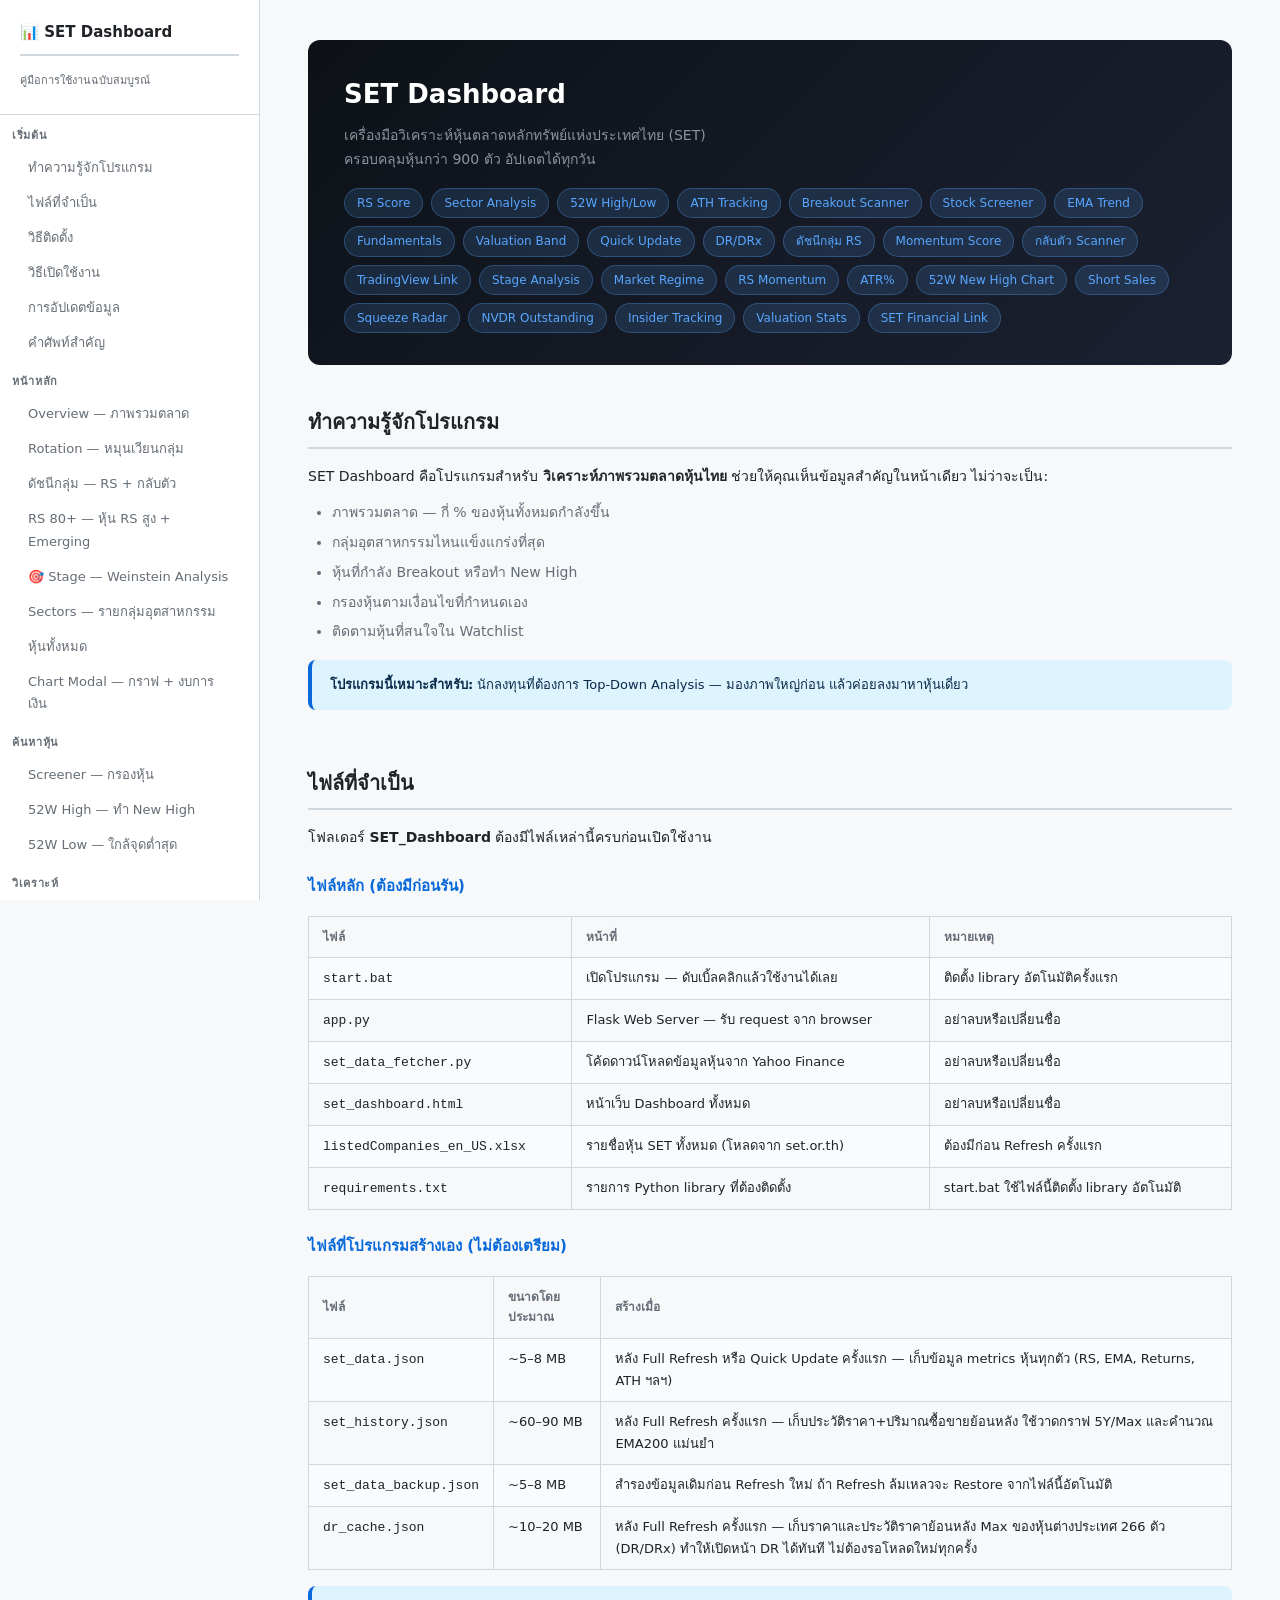
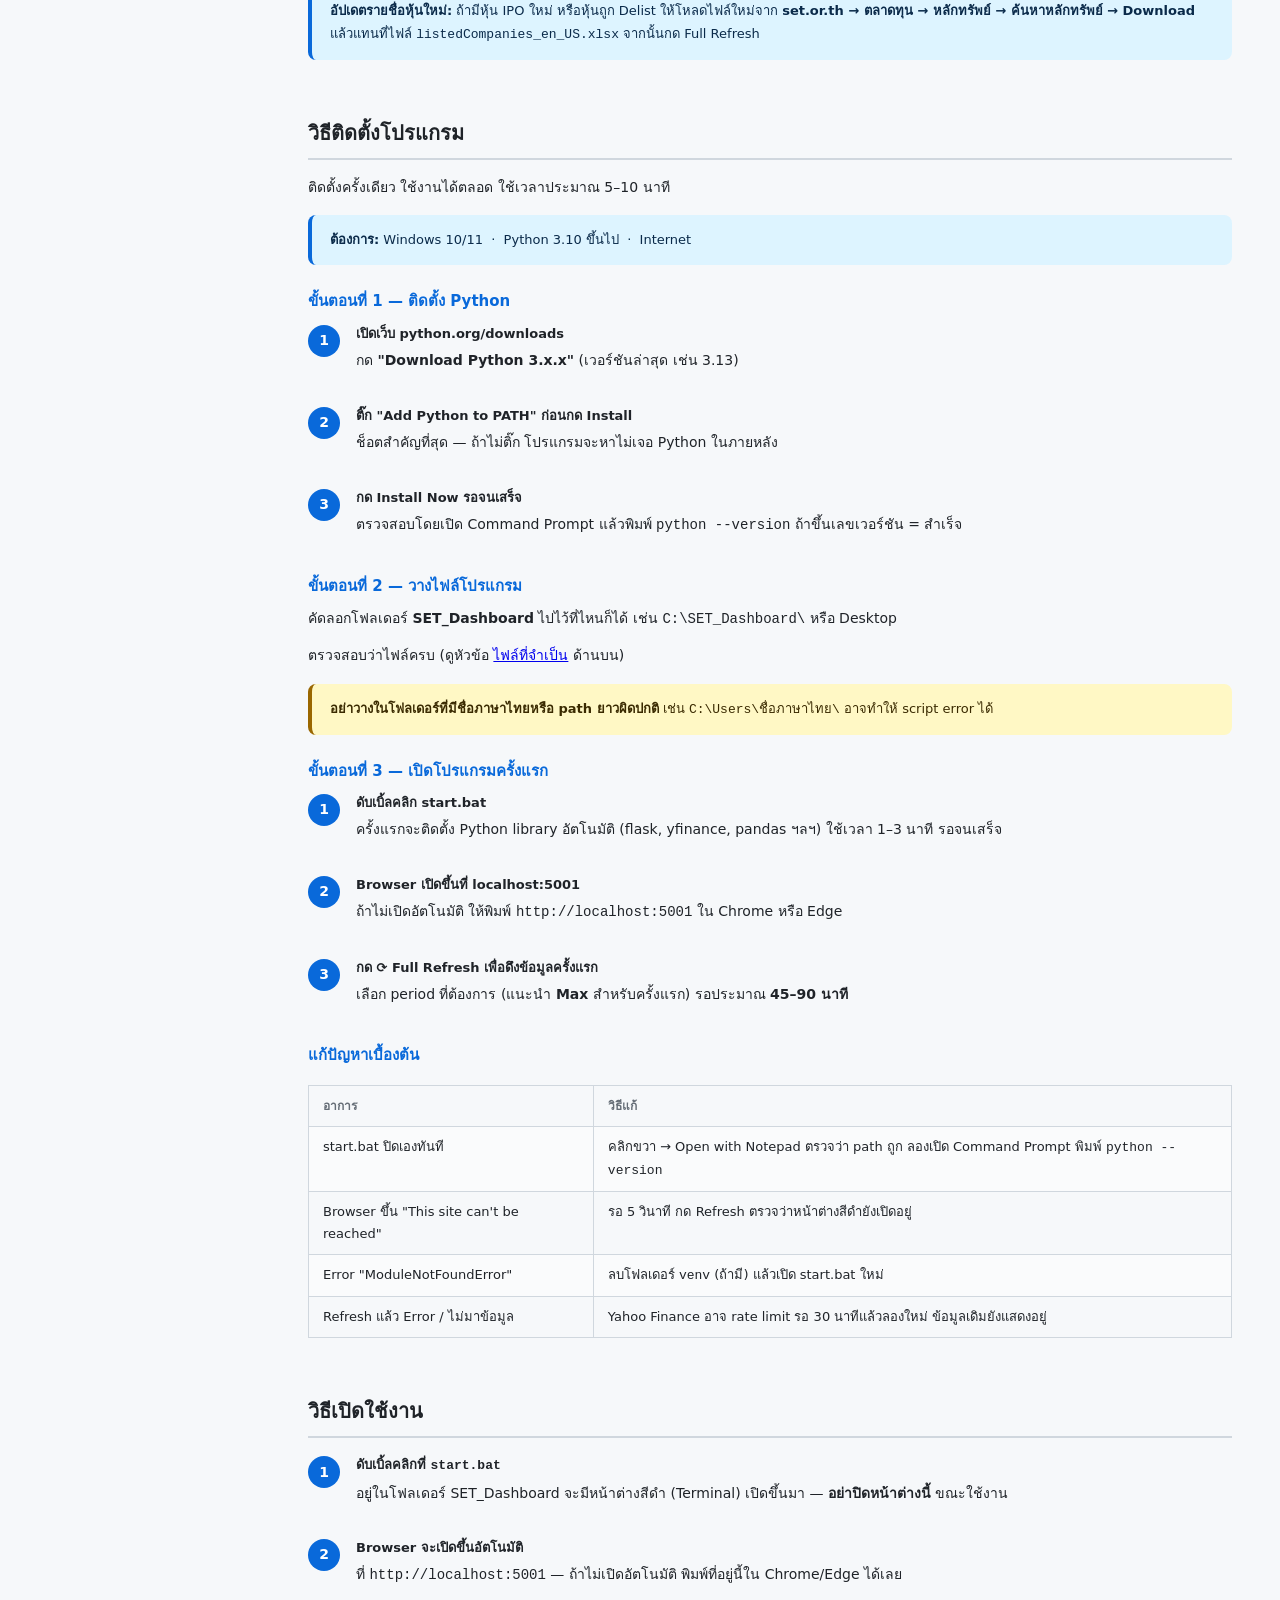
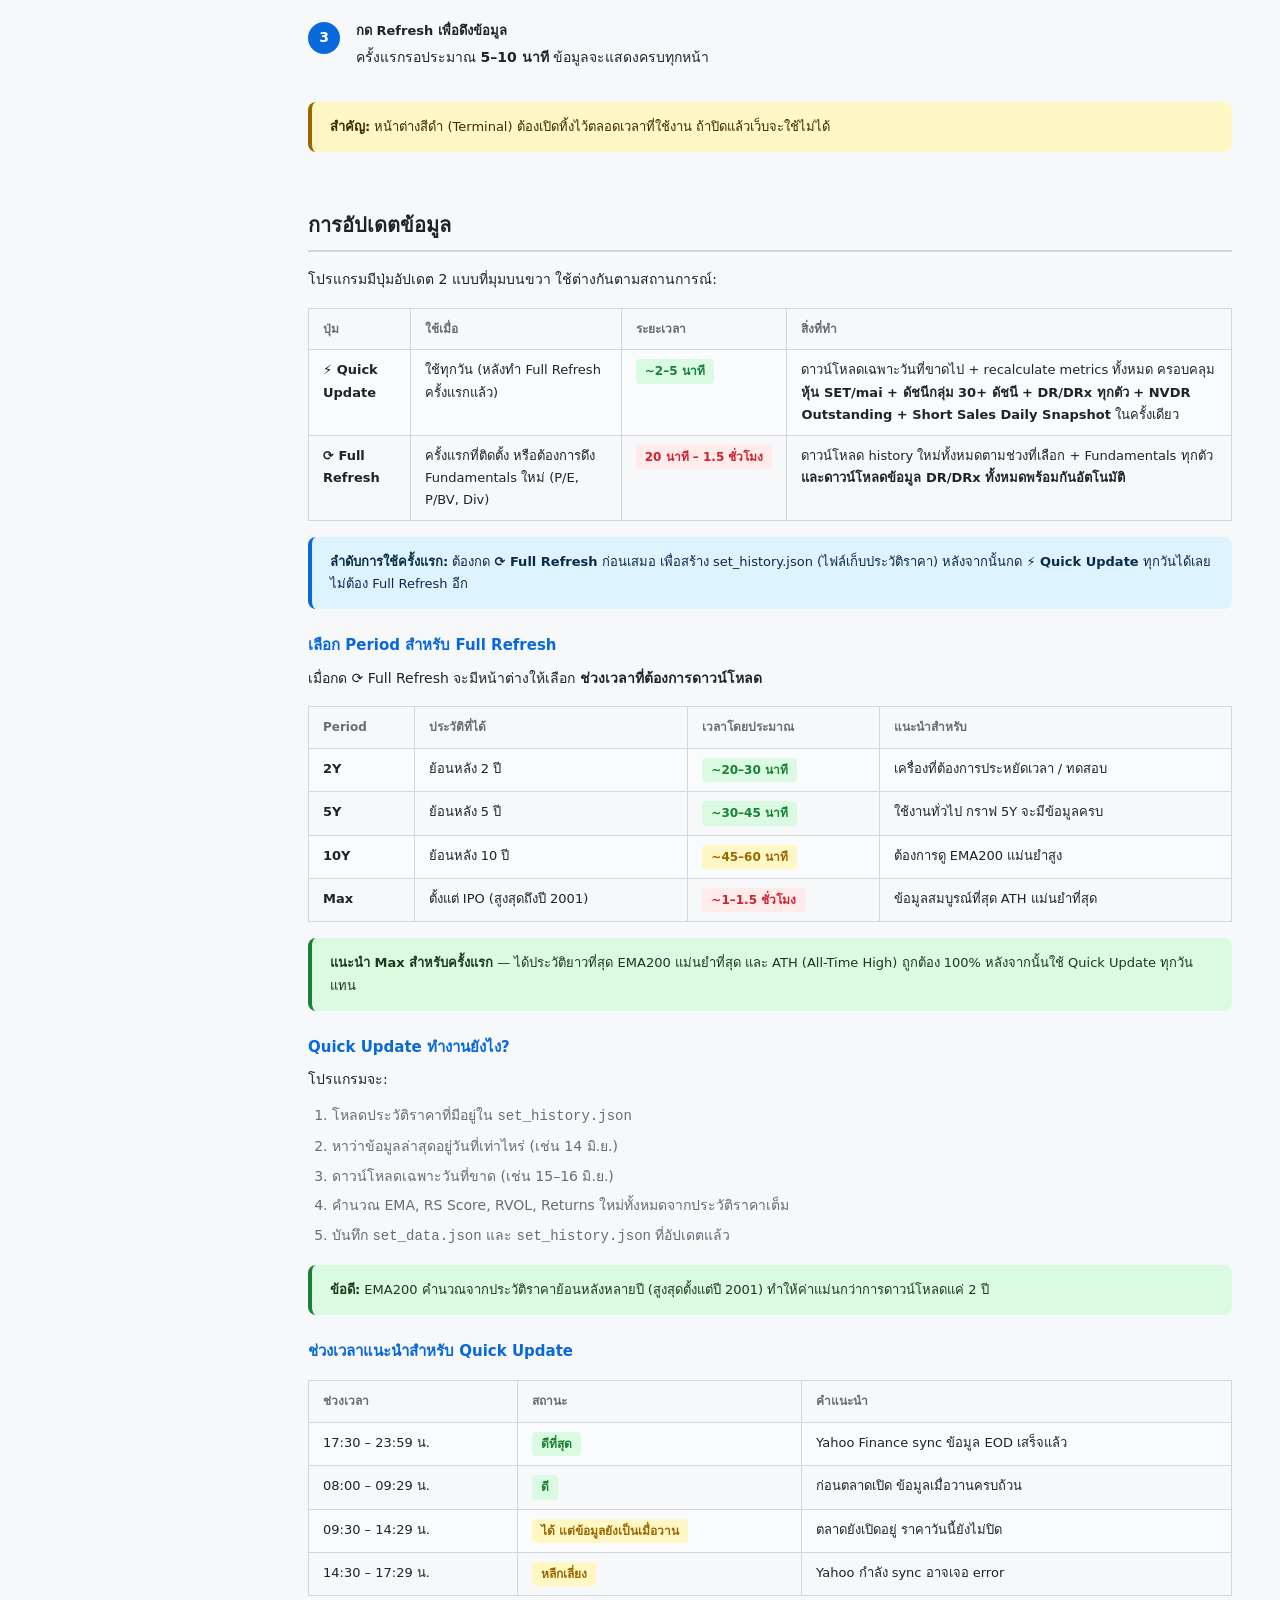
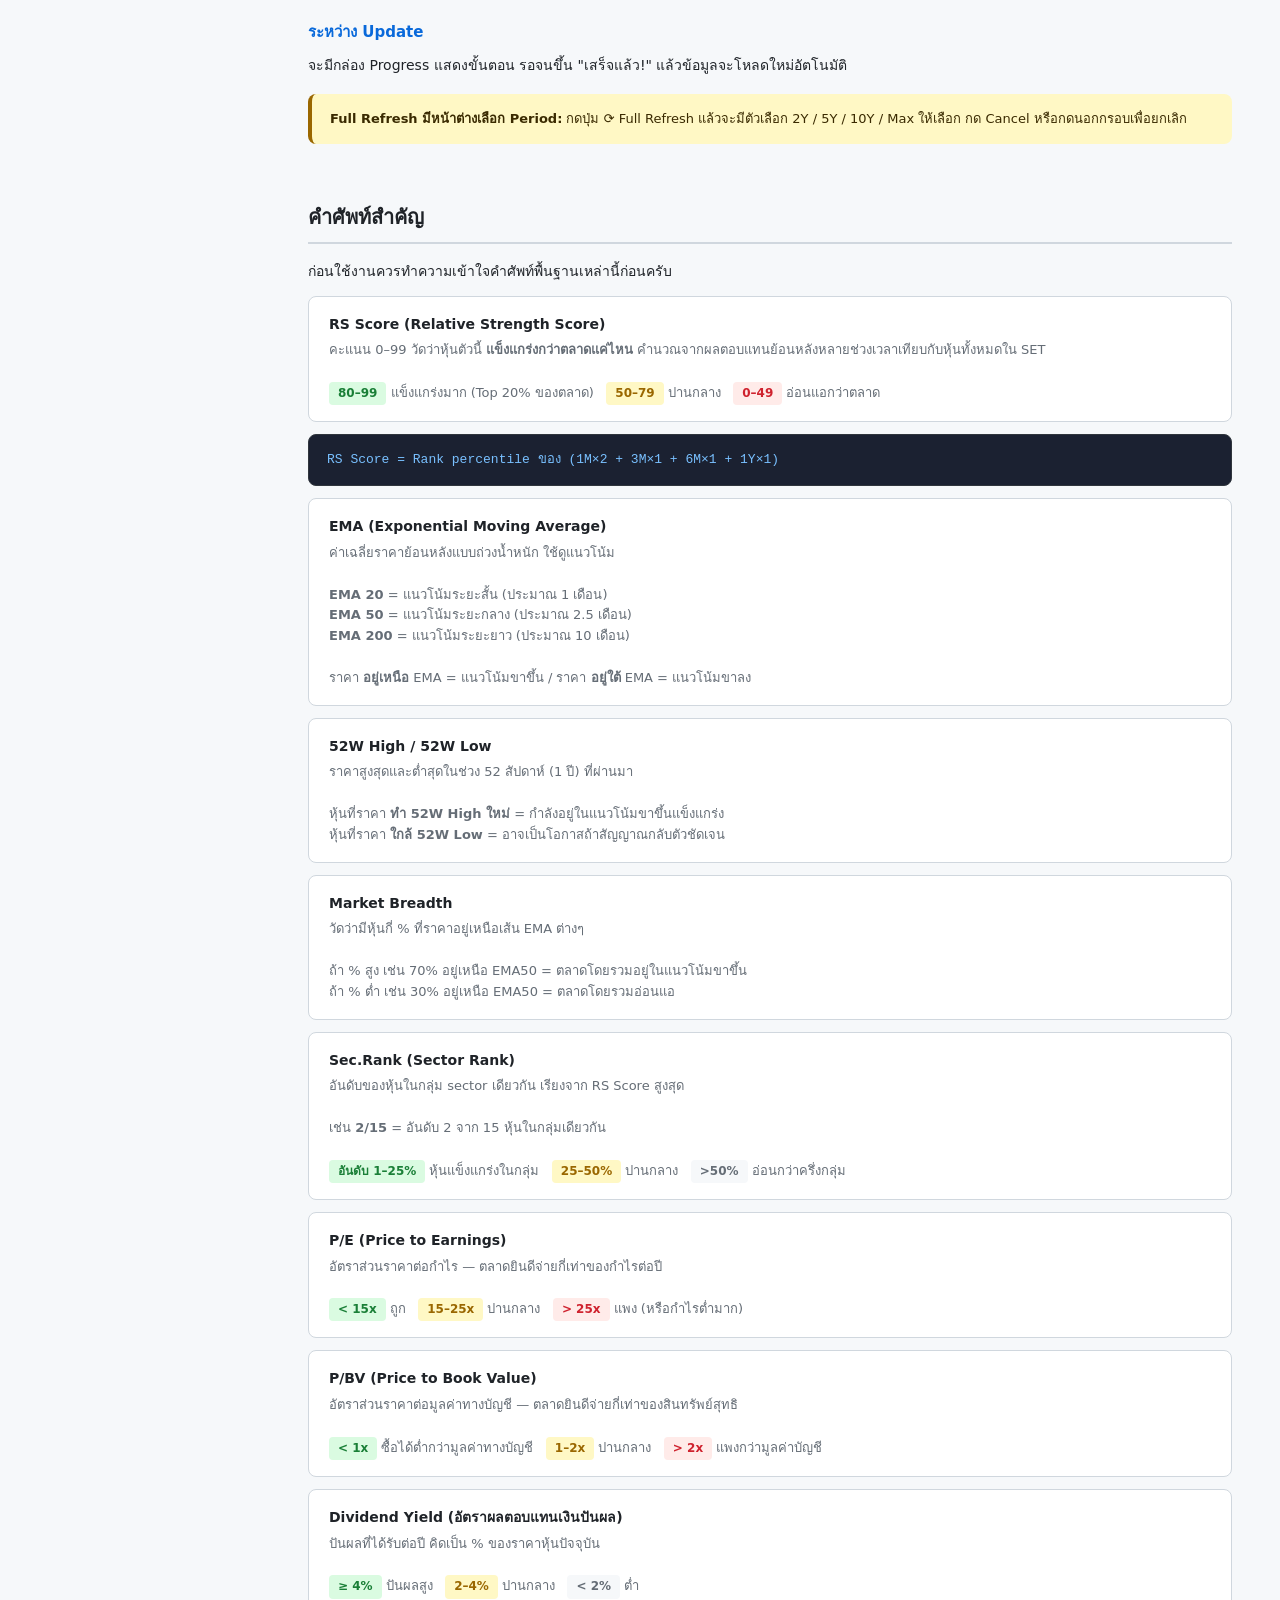
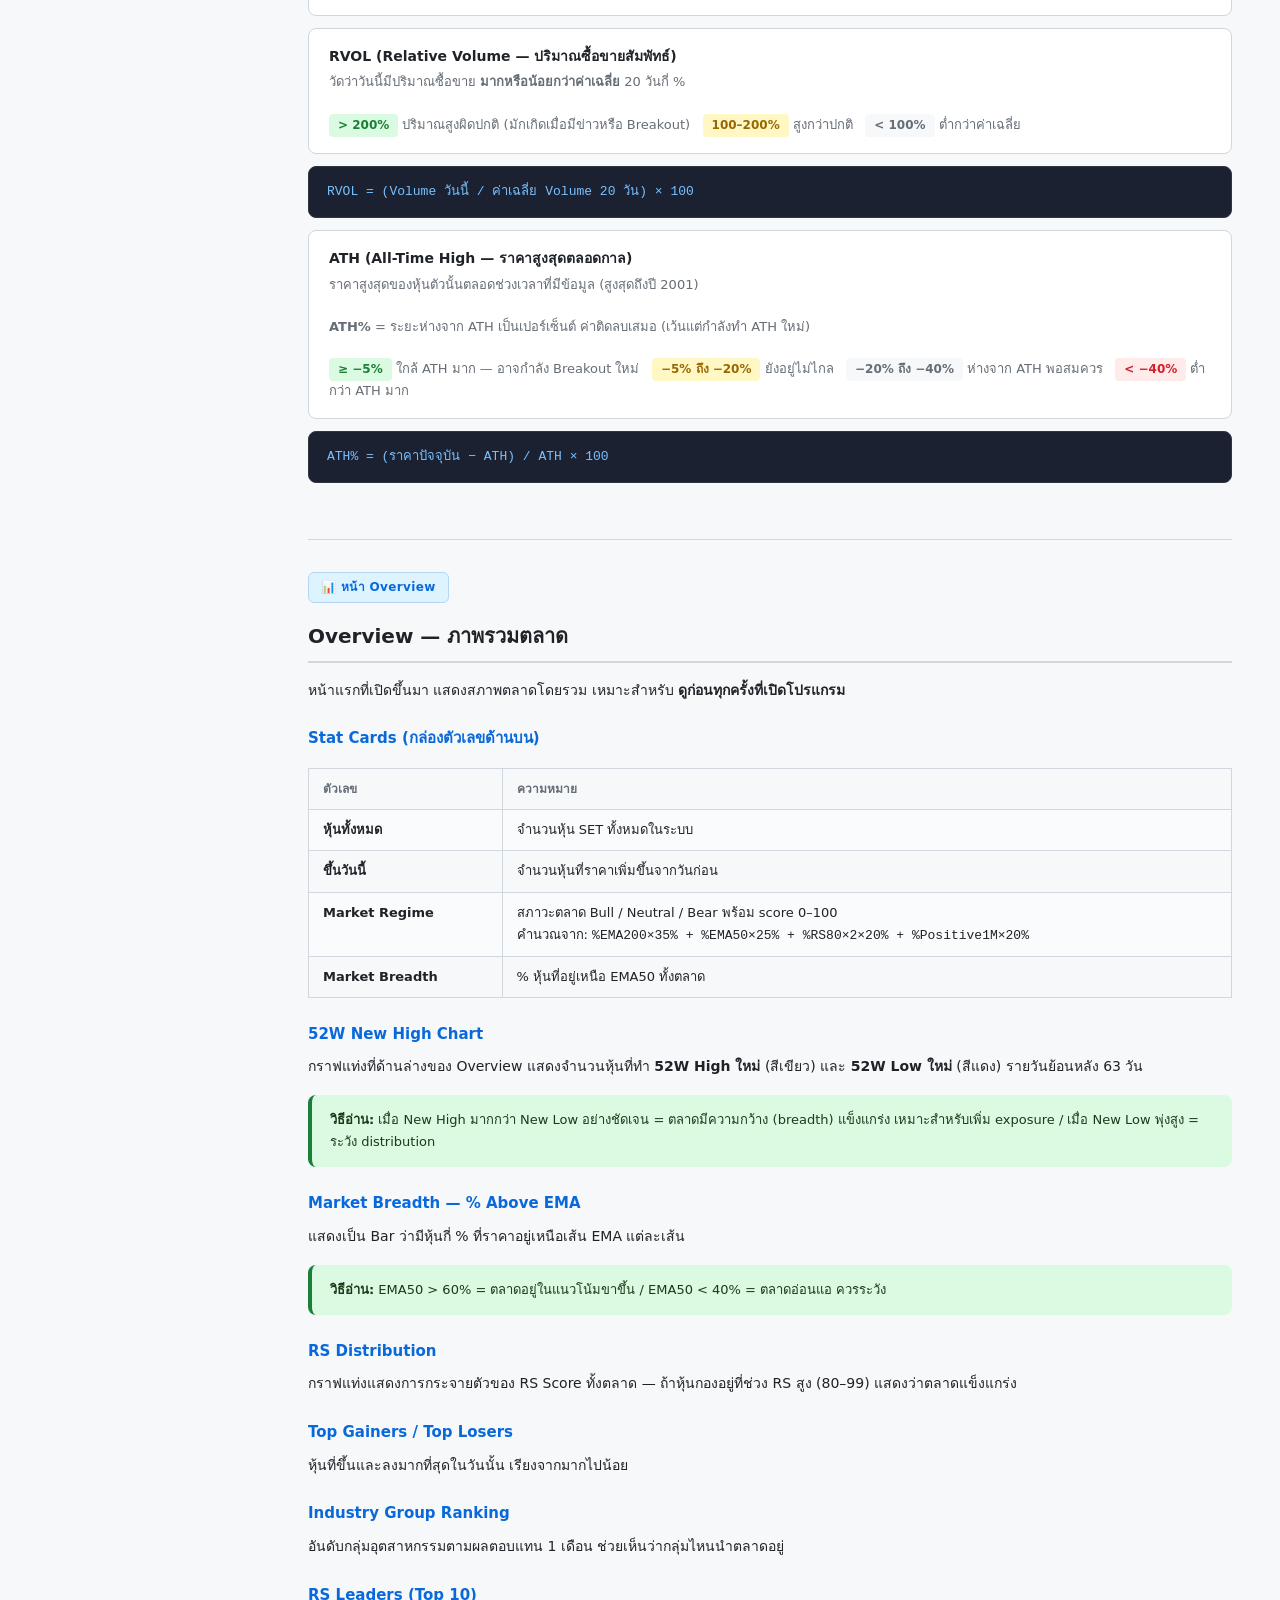
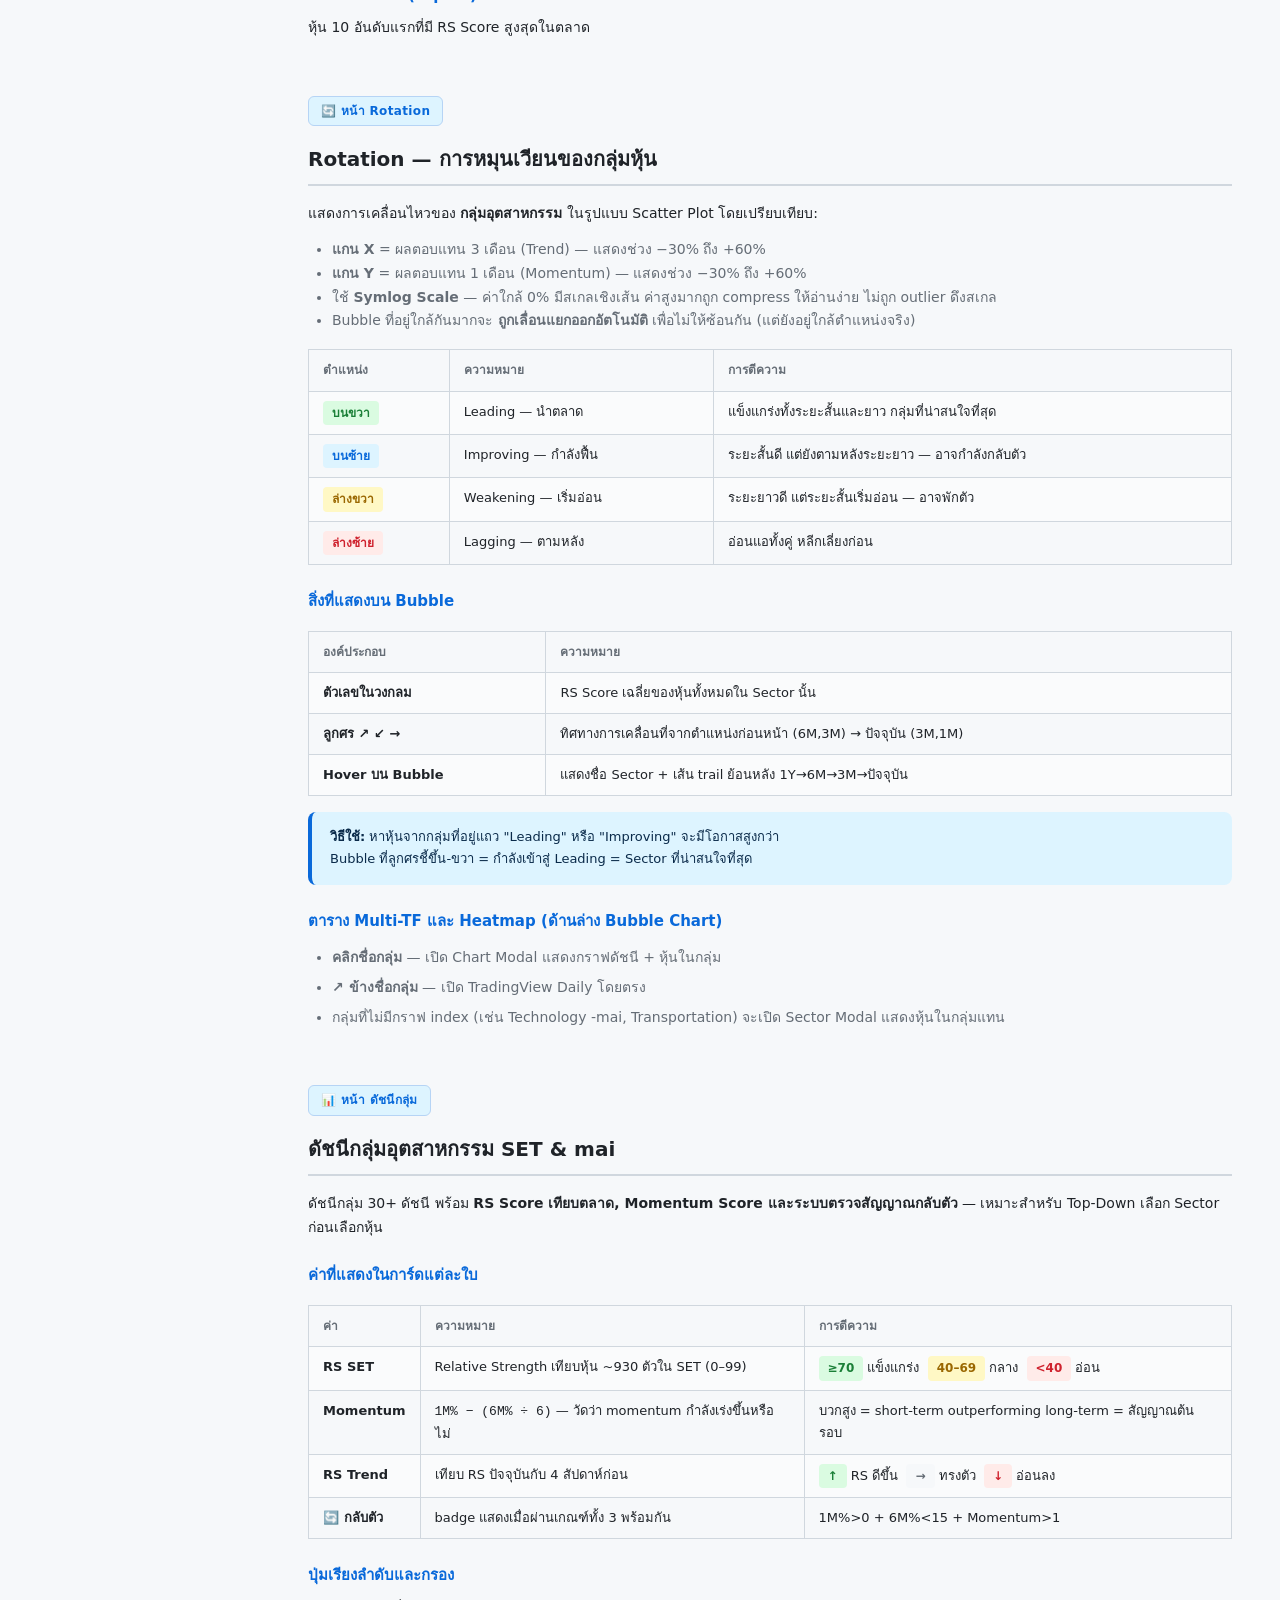
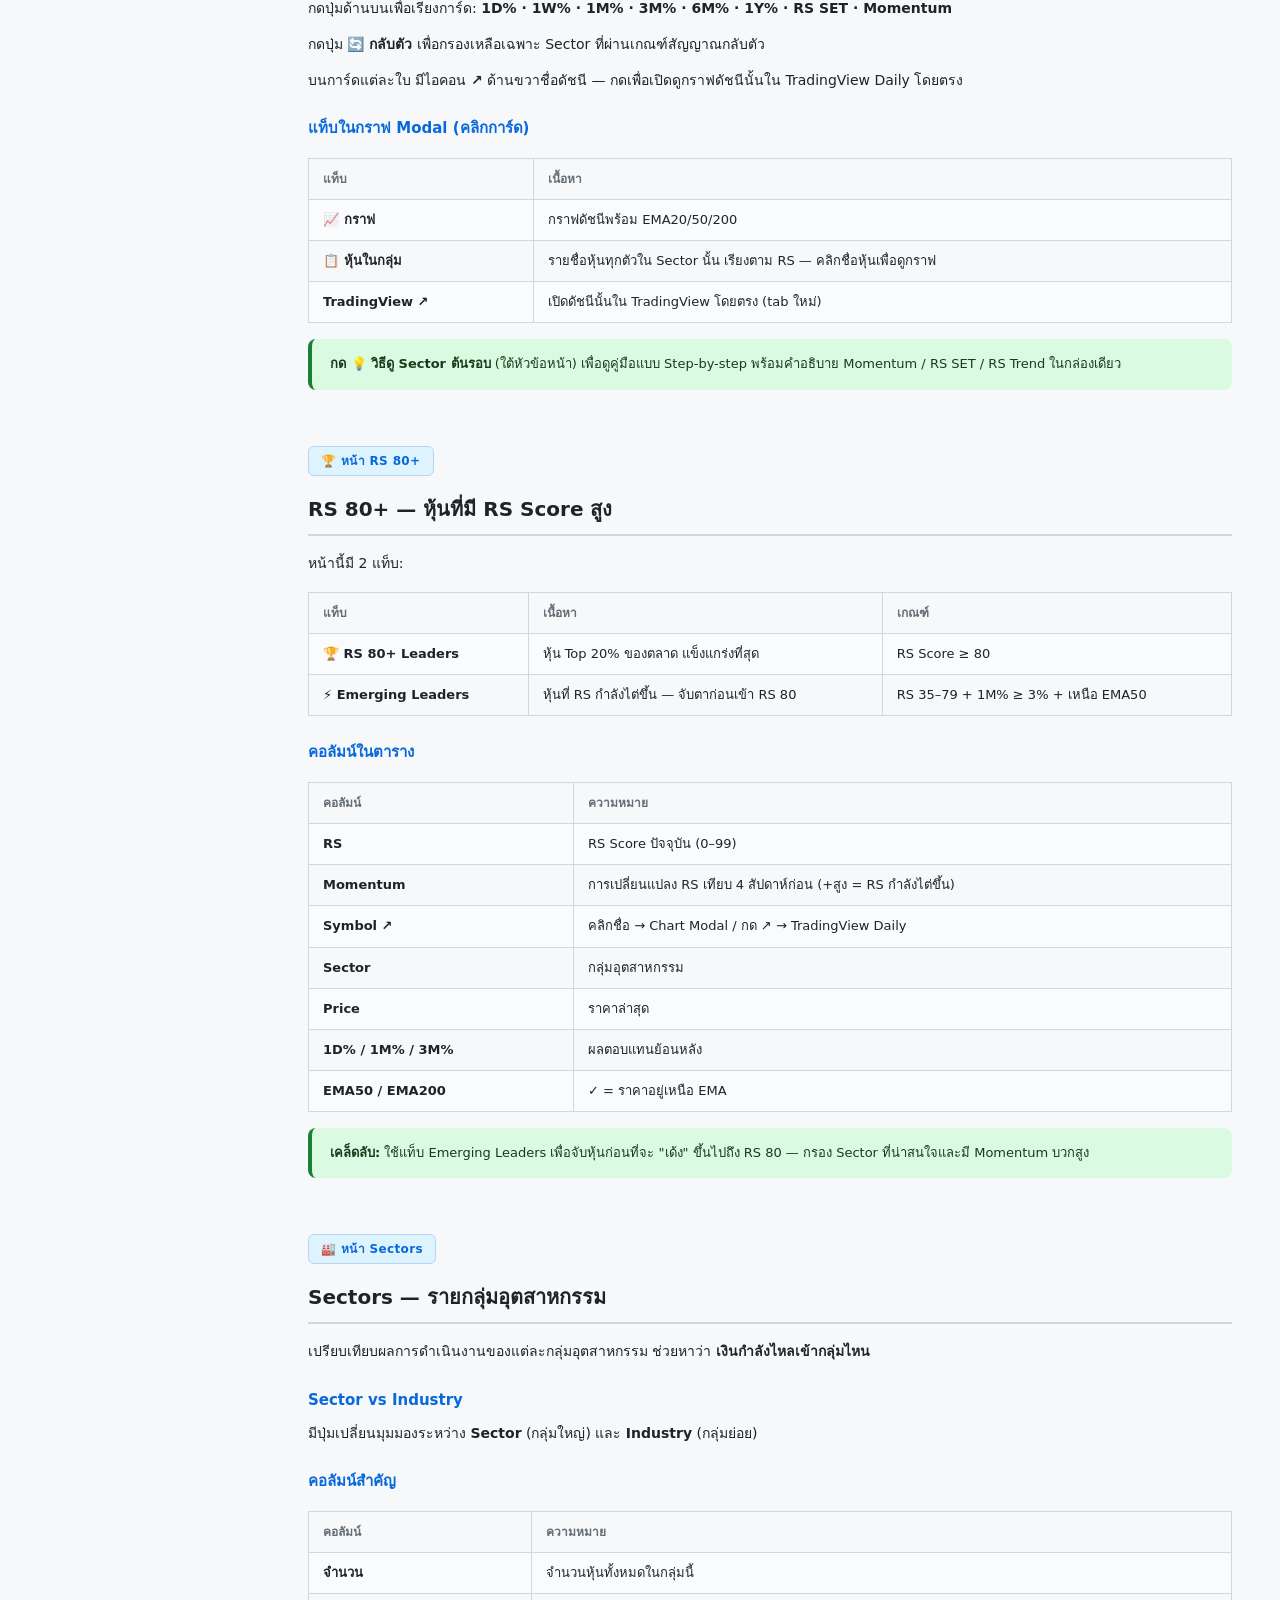
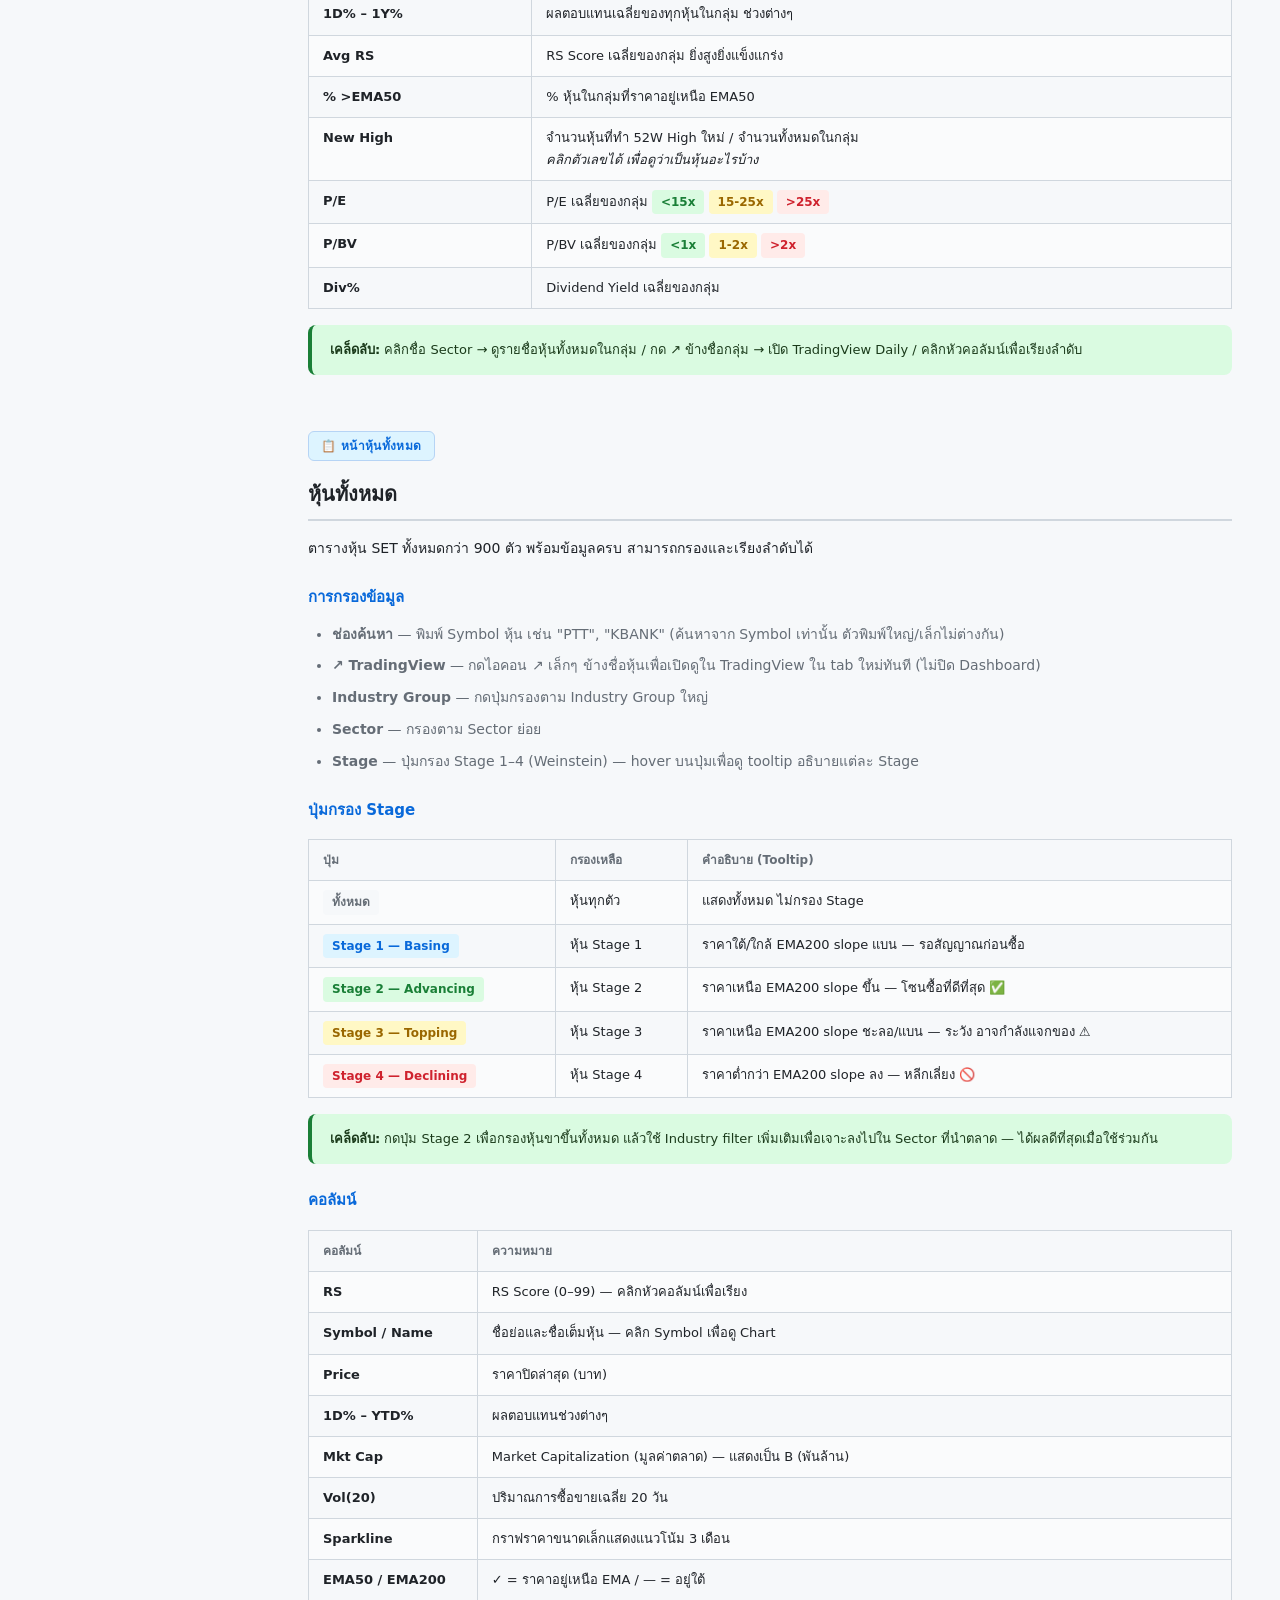
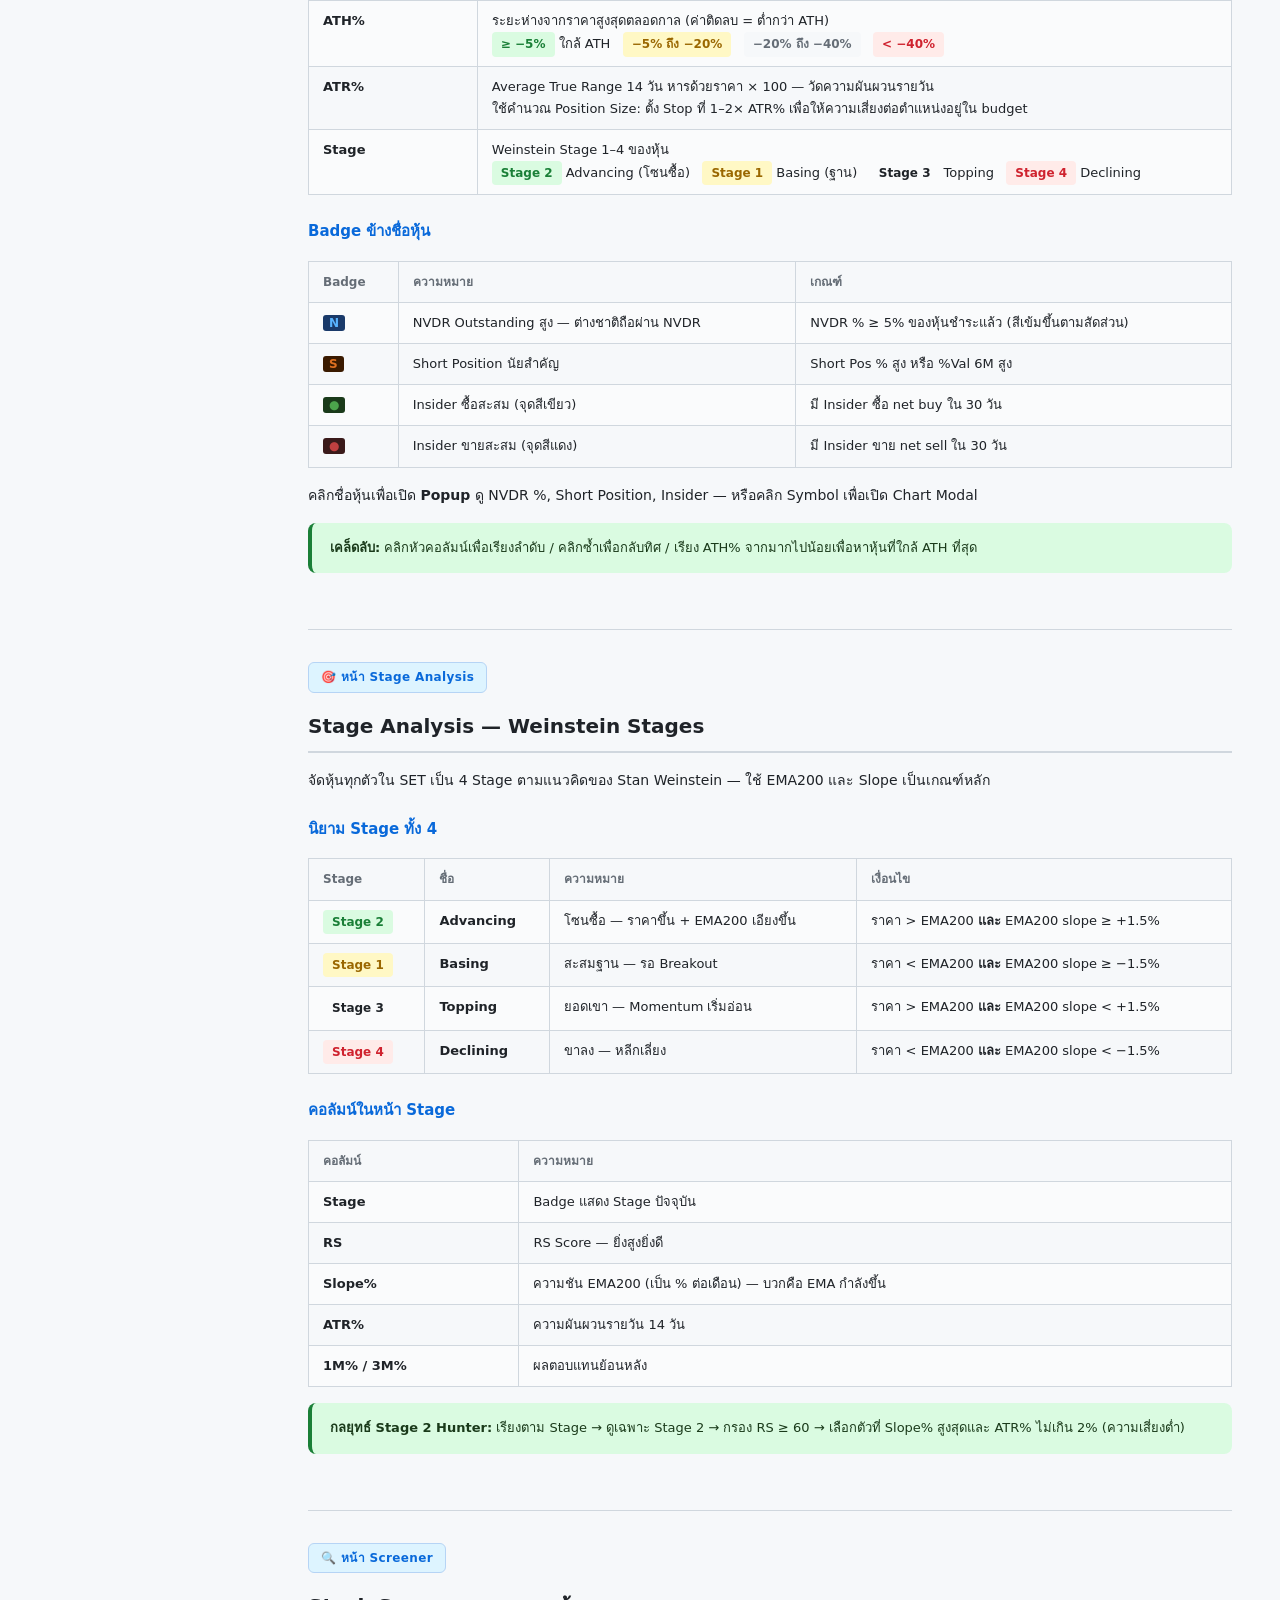
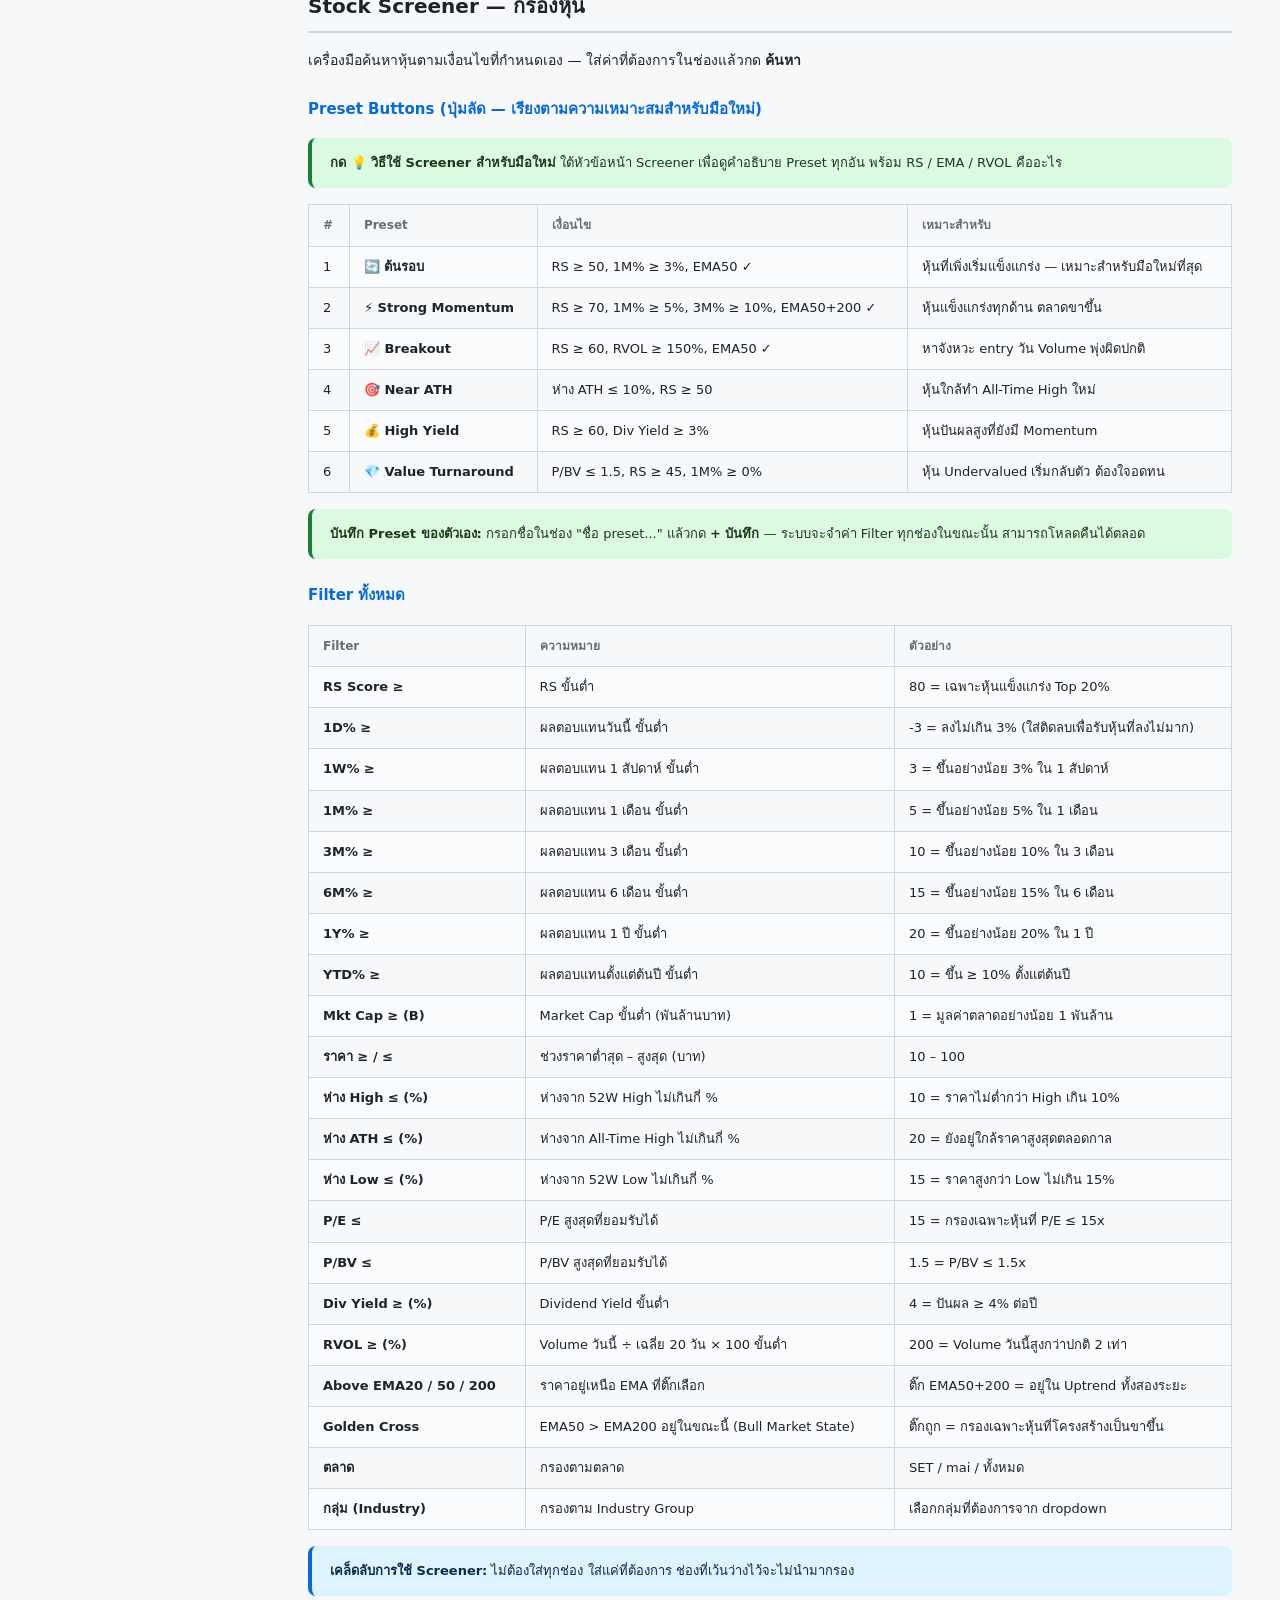
<file: คู่มือการใช้งาน.html>
<!DOCTYPE html>
<html lang="th">
<head>
<meta charset="UTF-8">
<meta name="viewport" content="width=device-width, initial-scale=1.0">
<title>คู่มือการใช้งาน SET Dashboard</title>
<style>
  :root {
    --bg: #f6f8fa;
    --bg2: #ffffff;
    --border: #d0d7de;
    --text: #1f2328;
    --text2: #656d76;
    --green: #1a7f37;
    --green-bg: #dafbe1;
    --red: #cf222e;
    --red-bg: #ffebe9;
    --yellow: #9a6700;
    --yellow-bg: #fff8c5;
    --blue: #0969da;
    --blue-bg: #ddf4ff;
    --purple: #6e40c9;
    --purple-bg: #fbefff;
    --accent: #0969da;
    --sidebar-w: 260px;
  }
  * { box-sizing: border-box; margin: 0; padding: 0; }
  body { background: var(--bg); color: var(--text); font-family: 'Segoe UI', system-ui, sans-serif; font-size: 14px; line-height: 1.7; }

  /* SIDEBAR */
  .sidebar {
    position: fixed; top: 0; left: 0; bottom: 0;
    width: var(--sidebar-w);
    background: var(--bg2);
    border-right: 1px solid var(--border);
    overflow-y: auto;
    z-index: 100;
    padding: 0 0 32px 0;
  }
  .sidebar-header {
    padding: 20px 20px 12px;
    border-bottom: 1px solid var(--border);
    position: sticky; top: 0; background: var(--bg2);
  }
  .sidebar-header h2 { font-size: 15px; font-weight: 700; color: var(--text); }
  .sidebar-header p { font-size: 11px; color: var(--text2); margin-top: 2px; }
  .sidebar-section { padding: 12px 12px 4px; font-size: 11px; font-weight: 600; color: var(--text2); text-transform: uppercase; letter-spacing: .06em; }
  .sidebar a {
    display: block; padding: 6px 20px; font-size: 13px; color: var(--text2);
    text-decoration: none; border-radius: 6px; margin: 1px 8px;
    transition: all .15s;
  }
  .sidebar a:hover { background: var(--bg); color: var(--text); }
  .sidebar a.active { background: #e8f0fe; color: var(--accent); font-weight: 600; }

  /* MAIN */
  .main { margin-left: var(--sidebar-w); padding: 40px 48px; max-width: calc(var(--sidebar-w) + 900px); }

  /* SECTIONS */
  .section { margin-bottom: 56px; scroll-margin-top: 24px; }
  h1 { font-size: 28px; font-weight: 700; margin-bottom: 8px; }
  h2 { font-size: 20px; font-weight: 700; margin-bottom: 16px; padding-bottom: 8px; border-bottom: 2px solid var(--border); }
  h3 { font-size: 15px; font-weight: 700; margin: 24px 0 8px; color: var(--accent); }
  h4 { font-size: 13px; font-weight: 700; margin: 16px 0 6px; }
  p { margin-bottom: 12px; color: var(--text); }

  /* PAGE BADGE */
  .page-badge {
    display: inline-flex; align-items: center; gap: 6px;
    background: var(--blue-bg); color: var(--blue);
    border: 1px solid #b6d4f5; border-radius: 6px;
    padding: 4px 12px; font-size: 12px; font-weight: 700;
    margin-bottom: 16px; letter-spacing: .03em;
  }

  /* TERM BOX */
  .term-box {
    background: var(--bg2); border: 1px solid var(--border);
    border-radius: 8px; padding: 16px 20px; margin-bottom: 12px;
  }
  .term-name { font-weight: 700; font-size: 14px; margin-bottom: 4px; }
  .term-desc { color: var(--text2); font-size: 13px; line-height: 1.6; }

  /* CALLOUT */
  .callout {
    border-radius: 8px; padding: 14px 18px; margin: 16px 0;
    font-size: 13px; border-left: 4px solid;
  }
  .callout.tip    { background: var(--green-bg);  border-color: var(--green);  color: #1a3a1a; }
  .callout.note   { background: var(--blue-bg);   border-color: var(--blue);   color: #0a2a4a; }
  .callout.warn   { background: var(--yellow-bg); border-color: var(--yellow); color: #3a2a00; }
  .callout.info   { background: var(--purple-bg); border-color: var(--purple); color: #2a1a4a; }
  .callout strong { font-weight: 700; }

  /* TABLE */
  table { width: 100%; border-collapse: collapse; margin: 16px 0; font-size: 13px; }
  th { background: var(--bg); padding: 10px 14px; text-align: left; font-weight: 700; font-size: 12px; border: 1px solid var(--border); color: var(--text2); }
  td { padding: 9px 14px; border: 1px solid var(--border); vertical-align: top; }
  tr:nth-child(even) td { background: #fafbfc; }

  /* COLOR CHIPS */
  .chip {
    display: inline-block; padding: 2px 9px; border-radius: 4px;
    font-size: 12px; font-weight: 700; white-space: nowrap;
  }
  .chip-green  { background: var(--green-bg);  color: var(--green); }
  .chip-red    { background: var(--red-bg);    color: var(--red); }
  .chip-yellow { background: var(--yellow-bg); color: var(--yellow); }
  .chip-blue   { background: var(--blue-bg);   color: var(--blue); }
  .chip-gray   { background: var(--bg);        color: var(--text2); }

  /* STEP */
  .steps { counter-reset: step; }
  .step { display: flex; gap: 16px; margin-bottom: 20px; }
  .step-num {
    counter-increment: step;
    min-width: 32px; height: 32px;
    background: var(--accent); color: #fff;
    border-radius: 50%; display: flex; align-items: center; justify-content: center;
    font-weight: 700; font-size: 14px; flex-shrink: 0; margin-top: 2px;
  }
  .step-body h4 { margin-top: 0; margin-bottom: 4px; }

  /* DIVIDER */
  hr { border: none; border-top: 1px solid var(--border); margin: 32px 0; }

  /* HERO */
  .hero {
    background: linear-gradient(135deg, #0d1117 0%, #1b2131 100%);
    color: #e6edf3; border-radius: 12px; padding: 32px 36px;
    margin-bottom: 40px;
  }
  .hero h1 { color: #fff; font-size: 26px; margin-bottom: 8px; }
  .hero p { color: #8b949e; margin: 0; }
  .hero .tags { display: flex; gap: 8px; margin-top: 16px; flex-wrap: wrap; }
  .hero .tag {
    background: rgba(88,166,255,.15); color: #58a6ff;
    border: 1px solid rgba(88,166,255,.3);
    border-radius: 20px; padding: 4px 12px; font-size: 12px;
  }

  /* FORMULA BOX */
  .formula {
    background: #1b2131; color: #79c0ff; border-radius: 8px;
    padding: 14px 18px; font-family: 'Consolas', monospace; font-size: 13px;
    margin: 12px 0; border: 1px solid #30363d;
  }

  /* SCREENSHOT PLACEHOLDER */
  .screen-mock {
    background: #0d1117; border: 1px solid #30363d; border-radius: 8px;
    padding: 20px; margin: 16px 0; color: #8b949e; font-size: 12px;
  }
  .screen-mock .bar { height: 8px; background: #21262d; border-radius: 4px; margin: 6px 0; }
  .screen-mock .bar.w30 { width: 30%; } .screen-mock .bar.w50 { width: 50%; }
  .screen-mock .bar.w70 { width: 70%; } .screen-mock .bar.w90 { width: 90%; }
  .screen-mock .bar.green { background: #1a4a23; }
  .screen-mock .bar.red   { background: #4a1a1a; }

  /* RESPONSIVE */
  @media (max-width: 768px) {
    .sidebar { display: none; }
    .main { margin-left: 0; padding: 24px 20px; }
  }
</style>
</head>
<body>

<!-- SIDEBAR -->
<nav class="sidebar">
  <div class="sidebar-header">
    <h2>📊 SET Dashboard</h2>
    <p>คู่มือการใช้งานฉบับสมบูรณ์</p>
  </div>

  <div class="sidebar-section">เริ่มต้น</div>
  <a href="#intro">ทำความรู้จักโปรแกรม</a>
  <a href="#files">ไฟล์ที่จำเป็น</a>
  <a href="#install">วิธีติดตั้ง</a>
  <a href="#start">วิธีเปิดใช้งาน</a>
  <a href="#refresh">การอัปเดตข้อมูล</a>
  <a href="#concepts">คำศัพท์สำคัญ</a>

  <div class="sidebar-section">หน้าหลัก</div>
  <a href="#overview">Overview — ภาพรวมตลาด</a>
  <a href="#rotation">Rotation — หมุนเวียนกลุ่ม</a>
  <a href="#indices">ดัชนีกลุ่ม — RS + กลับตัว</a>
  <a href="#rs-leaders">RS 80+ — หุ้น RS สูง + Emerging</a>
  <a href="#stage">🎯 Stage — Weinstein Analysis</a>
  <a href="#sectors">Sectors — รายกลุ่มอุตสาหกรรม</a>
  <a href="#stocks">หุ้นทั้งหมด</a>
  <a href="#chart-modal">Chart Modal — กราฟ + งบการเงิน</a>

  <div class="sidebar-section">ค้นหาหุ้น</div>
  <a href="#screener">Screener — กรองหุ้น</a>
  <a href="#52w-high">52W High — ทำ New High</a>
  <a href="#52w-low">52W Low — ใกล้จุดต่ำสุด</a>

  <div class="sidebar-section">วิเคราะห์</div>
  <a href="#breakout">Breakout</a>
  <a href="#momentum">Momentum Alignment</a>
  <a href="#heatmap">Heatmap</a>
  <a href="#ema-breadth">EMA Breadth</a>
  <a href="#fundamentals">Fundamentals — งบการเงิน</a>
  <a href="#val-band">Val. Band — Valuation Band</a>
  <a href="#valuation">Valuation — Market Stats</a>
  <a href="#watchlist">Watchlist</a>
  <a href="#price-alerts">🔔 แจ้งเตือนราคา</a>
  <a href="#dr">DR/DRx — หุ้นต่างประเทศ</a>
  <a href="#insider">Insider — การซื้อขายของผู้บริหาร</a>
  <a href="#short">Short Sales — ข้อมูล Short</a>
  <a href="#nvdr">NVDR — ต่างชาติถือ</a>

  <div class="sidebar-section">กลยุทธ์</div>
  <a href="#strategy-onset">กลยุทธ์ Sector ต้นรอบ</a>
  <a href="#strategy-breakout">กลยุทธ์ Breakout</a>
  <a href="#strategy-yield">กลยุทธ์ High Yield</a>
  <a href="#strategy-value">กลยุทธ์ Value + กลับตัว</a>
  <a href="#strategy-rotation">กลยุทธ์ Sector Rotation</a>
  <a href="#screener-examples">ตัวอย่าง Screener</a>

  <div class="sidebar-section">เพิ่มเติม</div>
  <a href="#reading-tables">การอ่านตาราง</a>
  <a href="#tips">เคล็ดลับการใช้งาน</a>
  <a href="#faq">คำถามที่พบบ่อย</a>
</nav>

<!-- MAIN -->
<main class="main">

  <!-- HERO -->
  <div class="hero">
    <h1>SET Dashboard</h1>
    <p>เครื่องมือวิเคราะห์หุ้นตลาดหลักทรัพย์แห่งประเทศไทย (SET)<br>ครอบคลุมหุ้นกว่า 900 ตัว อัปเดตได้ทุกวัน</p>
    <div class="tags">
      <span class="tag">RS Score</span>
      <span class="tag">Sector Analysis</span>
      <span class="tag">52W High/Low</span>
      <span class="tag">ATH Tracking</span>
      <span class="tag">Breakout Scanner</span>
      <span class="tag">Stock Screener</span>
      <span class="tag">EMA Trend</span>
      <span class="tag">Fundamentals</span>
      <span class="tag">Valuation Band</span>
      <span class="tag">Quick Update</span>
      <span class="tag">DR/DRx</span>
      <span class="tag">ดัชนีกลุ่ม RS</span>
      <span class="tag">Momentum Score</span>
      <span class="tag">กลับตัว Scanner</span>
      <span class="tag">TradingView Link</span>
      <span class="tag">Stage Analysis</span>
      <span class="tag">Market Regime</span>
      <span class="tag">RS Momentum</span>
      <span class="tag">ATR%</span>
      <span class="tag">52W New High Chart</span>
      <span class="tag">Short Sales</span>
      <span class="tag">Squeeze Radar</span>
      <span class="tag">NVDR Outstanding</span>
      <span class="tag">Insider Tracking</span>
      <span class="tag">Valuation Stats</span>
      <span class="tag">SET Financial Link</span>
    </div>
  </div>

  <!-- ===== INTRO ===== -->
  <div class="section" id="intro">
    <h2>ทำความรู้จักโปรแกรม</h2>
    <p>SET Dashboard คือโปรแกรมสำหรับ <strong>วิเคราะห์ภาพรวมตลาดหุ้นไทย</strong> ช่วยให้คุณเห็นข้อมูลสำคัญในหน้าเดียว ไม่ว่าจะเป็น:</p>
    <ul style="margin: 12px 0 12px 24px; color: var(--text2);">
      <li style="margin-bottom:6px">ภาพรวมตลาด — กี่ % ของหุ้นทั้งหมดกำลังขึ้น</li>
      <li style="margin-bottom:6px">กลุ่มอุตสาหกรรมไหนแข็งแกร่งที่สุด</li>
      <li style="margin-bottom:6px">หุ้นที่กำลัง Breakout หรือทำ New High</li>
      <li style="margin-bottom:6px">กรองหุ้นตามเงื่อนไขที่กำหนดเอง</li>
      <li style="margin-bottom:6px">ติดตามหุ้นที่สนใจใน Watchlist</li>
    </ul>
    <div class="callout note">
      <strong>โปรแกรมนี้เหมาะสำหรับ:</strong> นักลงทุนที่ต้องการ Top-Down Analysis — มองภาพใหญ่ก่อน แล้วค่อยลงมาหาหุ้นเดี่ยว
    </div>
  </div>

  <!-- ===== FILES ===== -->
  <div class="section" id="files">
    <h2>ไฟล์ที่จำเป็น</h2>
    <p>โฟลเดอร์ <strong>SET_Dashboard</strong> ต้องมีไฟล์เหล่านี้ครบก่อนเปิดใช้งาน</p>

    <h3>ไฟล์หลัก (ต้องมีก่อนรัน)</h3>
    <table>
      <tr><th>ไฟล์</th><th>หน้าที่</th><th>หมายเหตุ</th></tr>
      <tr><td><code>start.bat</code></td><td>เปิดโปรแกรม — ดับเบิ้ลคลิกแล้วใช้งานได้เลย</td><td>ติดตั้ง library อัตโนมัติครั้งแรก</td></tr>
      <tr><td><code>app.py</code></td><td>Flask Web Server — รับ request จาก browser</td><td>อย่าลบหรือเปลี่ยนชื่อ</td></tr>
      <tr><td><code>set_data_fetcher.py</code></td><td>โค้ดดาวน์โหลดข้อมูลหุ้นจาก Yahoo Finance</td><td>อย่าลบหรือเปลี่ยนชื่อ</td></tr>
      <tr><td><code>set_dashboard.html</code></td><td>หน้าเว็บ Dashboard ทั้งหมด</td><td>อย่าลบหรือเปลี่ยนชื่อ</td></tr>
      <tr><td><code>listedCompanies_en_US.xlsx</code></td><td>รายชื่อหุ้น SET ทั้งหมด (โหลดจาก set.or.th)</td><td>ต้องมีก่อน Refresh ครั้งแรก</td></tr>
      <tr><td><code>requirements.txt</code></td><td>รายการ Python library ที่ต้องติดตั้ง</td><td>start.bat ใช้ไฟล์นี้ติดตั้ง library อัตโนมัติ</td></tr>
    </table>

    <h3>ไฟล์ที่โปรแกรมสร้างเอง (ไม่ต้องเตรียม)</h3>
    <table>
      <tr><th>ไฟล์</th><th>ขนาดโดยประมาณ</th><th>สร้างเมื่อ</th></tr>
      <tr><td><code>set_data.json</code></td><td>~5–8 MB</td><td>หลัง Full Refresh หรือ Quick Update ครั้งแรก — เก็บข้อมูล metrics หุ้นทุกตัว (RS, EMA, Returns, ATH ฯลฯ)</td></tr>
      <tr><td><code>set_history.json</code></td><td>~60–90 MB</td><td>หลัง Full Refresh ครั้งแรก — เก็บประวัติราคา+ปริมาณซื้อขายย้อนหลัง ใช้วาดกราฟ 5Y/Max และคำนวณ EMA200 แม่นยำ</td></tr>
      <tr><td><code>set_data_backup.json</code></td><td>~5–8 MB</td><td>สำรองข้อมูลเดิมก่อน Refresh ใหม่ ถ้า Refresh ล้มเหลวจะ Restore จากไฟล์นี้อัตโนมัติ</td></tr>
      <tr><td><code>dr_cache.json</code></td><td>~10–20 MB</td><td>หลัง Full Refresh ครั้งแรก — เก็บราคาและประวัติราคาย้อนหลัง Max ของหุ้นต่างประเทศ 266 ตัว (DR/DRx) ทำให้เปิดหน้า DR ได้ทันที ไม่ต้องรอโหลดใหม่ทุกครั้ง</td></tr>
    </table>

    <div class="callout note">
      <strong>อัปเดตรายชื่อหุ้นใหม่:</strong> ถ้ามีหุ้น IPO ใหม่ หรือหุ้นถูก Delist ให้โหลดไฟล์ใหม่จาก
      <strong>set.or.th → ตลาดทุน → หลักทรัพย์ → ค้นหาหลักทรัพย์ → Download</strong>
      แล้วแทนที่ไฟล์ <code>listedCompanies_en_US.xlsx</code> จากนั้นกด Full Refresh
    </div>
  </div>

  <!-- ===== INSTALL ===== -->
  <div class="section" id="install">
    <h2>วิธีติดตั้งโปรแกรม</h2>
    <p>ติดตั้งครั้งเดียว ใช้งานได้ตลอด ใช้เวลาประมาณ 5–10 นาที</p>

    <div class="callout note">
      <strong>ต้องการ:</strong> Windows 10/11 &nbsp;·&nbsp; Python 3.10 ขึ้นไป &nbsp;·&nbsp; Internet
    </div>

    <h3>ขั้นตอนที่ 1 — ติดตั้ง Python</h3>
    <div class="steps">
      <div class="step">
        <div class="step-num">1</div>
        <div class="step-body">
          <h4>เปิดเว็บ python.org/downloads</h4>
          <p>กด <strong>"Download Python 3.x.x"</strong> (เวอร์ชันล่าสุด เช่น 3.13)</p>
        </div>
      </div>
      <div class="step">
        <div class="step-num">2</div>
        <div class="step-body">
          <h4>ติ๊ก "Add Python to PATH" ก่อนกด Install</h4>
          <p>ช็อตสำคัญที่สุด — ถ้าไม่ติ๊ก โปรแกรมจะหาไม่เจอ Python ในภายหลัง</p>
        </div>
      </div>
      <div class="step">
        <div class="step-num">3</div>
        <div class="step-body">
          <h4>กด Install Now รอจนเสร็จ</h4>
          <p>ตรวจสอบโดยเปิด Command Prompt แล้วพิมพ์ <code>python --version</code> ถ้าขึ้นเลขเวอร์ชัน = สำเร็จ</p>
        </div>
      </div>
    </div>

    <h3>ขั้นตอนที่ 2 — วางไฟล์โปรแกรม</h3>
    <p>คัดลอกโฟลเดอร์ <strong>SET_Dashboard</strong> ไปไว้ที่ไหนก็ได้ เช่น <code>C:\SET_Dashboard\</code> หรือ Desktop</p>
    <p>ตรวจสอบว่าไฟล์ครบ (ดูหัวข้อ <a href="#files">ไฟล์ที่จำเป็น</a> ด้านบน)</p>

    <div class="callout warn">
      <strong>อย่าวางในโฟลเดอร์ที่มีชื่อภาษาไทยหรือ path ยาวผิดปกติ</strong> เช่น <code>C:\Users\ชื่อภาษาไทย\</code> อาจทำให้ script error ได้
    </div>

    <h3>ขั้นตอนที่ 3 — เปิดโปรแกรมครั้งแรก</h3>
    <div class="steps">
      <div class="step">
        <div class="step-num">1</div>
        <div class="step-body">
          <h4>ดับเบิ้ลคลิก start.bat</h4>
          <p>ครั้งแรกจะติดตั้ง Python library อัตโนมัติ (flask, yfinance, pandas ฯลฯ) ใช้เวลา 1–3 นาที รอจนเสร็จ</p>
        </div>
      </div>
      <div class="step">
        <div class="step-num">2</div>
        <div class="step-body">
          <h4>Browser เปิดขึ้นที่ localhost:5001</h4>
          <p>ถ้าไม่เปิดอัตโนมัติ ให้พิมพ์ <code>http://localhost:5001</code> ใน Chrome หรือ Edge</p>
        </div>
      </div>
      <div class="step">
        <div class="step-num">3</div>
        <div class="step-body">
          <h4>กด ⟳ Full Refresh เพื่อดึงข้อมูลครั้งแรก</h4>
          <p>เลือก period ที่ต้องการ (แนะนำ <strong>Max</strong> สำหรับครั้งแรก) รอประมาณ <strong>45–90 นาที</strong></p>
        </div>
      </div>
    </div>

    <h3>แก้ปัญหาเบื้องต้น</h3>
    <table>
      <tr><th>อาการ</th><th>วิธีแก้</th></tr>
      <tr><td>start.bat ปิดเองทันที</td><td>คลิกขวา → Open with Notepad ตรวจว่า path ถูก ลองเปิด Command Prompt พิมพ์ <code>python --version</code></td></tr>
      <tr><td>Browser ขึ้น "This site can't be reached"</td><td>รอ 5 วินาที กด Refresh ตรวจว่าหน้าต่างสีดำยังเปิดอยู่</td></tr>
      <tr><td>Error "ModuleNotFoundError"</td><td>ลบโฟลเดอร์ <code>venv</code> (ถ้ามี) แล้วเปิด start.bat ใหม่</td></tr>
      <tr><td>Refresh แล้ว Error / ไม่มาข้อมูล</td><td>Yahoo Finance อาจ rate limit รอ 30 นาทีแล้วลองใหม่ ข้อมูลเดิมยังแสดงอยู่</td></tr>
    </table>
  </div>

  <!-- ===== START ===== -->
  <div class="section" id="start">
    <h2>วิธีเปิดใช้งาน</h2>
    <div class="steps">
      <div class="step">
        <div class="step-num">1</div>
        <div class="step-body">
          <h4>ดับเบิ้ลคลิกที่ <code>start.bat</code></h4>
          <p>อยู่ในโฟลเดอร์ SET_Dashboard จะมีหน้าต่างสีดำ (Terminal) เปิดขึ้นมา — <strong>อย่าปิดหน้าต่างนี้</strong> ขณะใช้งาน</p>
        </div>
      </div>
      <div class="step">
        <div class="step-num">2</div>
        <div class="step-body">
          <h4>Browser จะเปิดขึ้นอัตโนมัติ</h4>
          <p>ที่ <code>http://localhost:5001</code> — ถ้าไม่เปิดอัตโนมัติ พิมพ์ที่อยู่นี้ใน Chrome/Edge ได้เลย</p>
        </div>
      </div>
      <div class="step">
        <div class="step-num">3</div>
        <div class="step-body">
          <h4>กด Refresh เพื่อดึงข้อมูล</h4>
          <p>ครั้งแรกรอประมาณ <strong>5–10 นาที</strong> ข้อมูลจะแสดงครบทุกหน้า</p>
        </div>
      </div>
    </div>
    <div class="callout warn">
      <strong>สำคัญ:</strong> หน้าต่างสีดำ (Terminal) ต้องเปิดทิ้งไว้ตลอดเวลาที่ใช้งาน ถ้าปิดแล้วเว็บจะใช้ไม่ได้
    </div>
  </div>

  <!-- ===== REFRESH ===== -->
  <div class="section" id="refresh">
    <h2>การอัปเดตข้อมูล</h2>
    <p>โปรแกรมมีปุ่มอัปเดต 2 แบบที่มุมบนขวา ใช้ต่างกันตามสถานการณ์:</p>

    <table>
      <tr><th>ปุ่ม</th><th>ใช้เมื่อ</th><th>ระยะเวลา</th><th>สิ่งที่ทำ</th></tr>
      <tr>
        <td><strong>⚡ Quick Update</strong></td>
        <td>ใช้ทุกวัน (หลังทำ Full Refresh ครั้งแรกแล้ว)</td>
        <td><span class="chip chip-green">~2–5 นาที</span></td>
        <td>ดาวน์โหลดเฉพาะวันที่ขาดไป + recalculate metrics ทั้งหมด ครอบคลุม <strong>หุ้น SET/mai + ดัชนีกลุ่ม 30+ ดัชนี + DR/DRx ทุกตัว + NVDR Outstanding + Short Sales Daily Snapshot</strong> ในครั้งเดียว</td>
      </tr>
      <tr>
        <td><strong>⟳ Full Refresh</strong></td>
        <td>ครั้งแรกที่ติดตั้ง หรือต้องการดึง Fundamentals ใหม่ (P/E, P/BV, Div)</td>
        <td><span class="chip chip-red">20 นาที – 1.5 ชั่วโมง</span></td>
        <td>ดาวน์โหลด history ใหม่ทั้งหมดตามช่วงที่เลือก + Fundamentals ทุกตัว <strong>และดาวน์โหลดข้อมูล DR/DRx ทั้งหมดพร้อมกันอัตโนมัติ</strong></td>
      </tr>
    </table>

    <div class="callout note">
      <strong>ลำดับการใช้ครั้งแรก:</strong> ต้องกด <strong>⟳ Full Refresh</strong> ก่อนเสมอ เพื่อสร้าง set_history.json (ไฟล์เก็บประวัติราคา)
      หลังจากนั้นกด <strong>⚡ Quick Update</strong> ทุกวันได้เลย ไม่ต้อง Full Refresh อีก
    </div>

    <h3>เลือก Period สำหรับ Full Refresh</h3>
    <p>เมื่อกด ⟳ Full Refresh จะมีหน้าต่างให้เลือก <strong>ช่วงเวลาที่ต้องการดาวน์โหลด</strong></p>
    <table>
      <tr><th>Period</th><th>ประวัติที่ได้</th><th>เวลาโดยประมาณ</th><th>แนะนำสำหรับ</th></tr>
      <tr><td><strong>2Y</strong></td><td>ย้อนหลัง 2 ปี</td><td><span class="chip chip-green">~20–30 นาที</span></td><td>เครื่องที่ต้องการประหยัดเวลา / ทดสอบ</td></tr>
      <tr><td><strong>5Y</strong></td><td>ย้อนหลัง 5 ปี</td><td><span class="chip chip-green">~30–45 นาที</span></td><td>ใช้งานทั่วไป กราฟ 5Y จะมีข้อมูลครบ</td></tr>
      <tr><td><strong>10Y</strong></td><td>ย้อนหลัง 10 ปี</td><td><span class="chip chip-yellow">~45–60 นาที</span></td><td>ต้องการดู EMA200 แม่นยำสูง</td></tr>
      <tr><td><strong>Max</strong></td><td>ตั้งแต่ IPO (สูงสุดถึงปี 2001)</td><td><span class="chip chip-red">~1–1.5 ชั่วโมง</span></td><td>ข้อมูลสมบูรณ์ที่สุด ATH แม่นยำที่สุด</td></tr>
    </table>
    <div class="callout tip">
      <strong>แนะนำ Max สำหรับครั้งแรก</strong> — ได้ประวัติยาวที่สุด EMA200 แม่นยำที่สุด และ ATH (All-Time High) ถูกต้อง 100% หลังจากนั้นใช้ Quick Update ทุกวันแทน
    </div>

    <h3>Quick Update ทำงานยังไง?</h3>
    <p>โปรแกรมจะ:</p>
    <ol style="margin: 12px 0 12px 24px; color: var(--text2);">
      <li style="margin-bottom:6px">โหลดประวัติราคาที่มีอยู่ใน <code>set_history.json</code></li>
      <li style="margin-bottom:6px">หาว่าข้อมูลล่าสุดอยู่วันที่เท่าไหร่ (เช่น 14 มิ.ย.)</li>
      <li style="margin-bottom:6px">ดาวน์โหลดเฉพาะวันที่ขาด (เช่น 15–16 มิ.ย.)</li>
      <li style="margin-bottom:6px">คำนวณ EMA, RS Score, RVOL, Returns ใหม่ทั้งหมดจากประวัติราคาเต็ม</li>
      <li style="margin-bottom:6px">บันทึก <code>set_data.json</code> และ <code>set_history.json</code> ที่อัปเดตแล้ว</li>
    </ol>

    <div class="callout tip">
      <strong>ข้อดี:</strong> EMA200 คำนวณจากประวัติราคาย้อนหลังหลายปี (สูงสุดตั้งแต่ปี 2001) ทำให้ค่าแม่นกว่าการดาวน์โหลดแค่ 2 ปี
    </div>

    <h3>ช่วงเวลาแนะนำสำหรับ Quick Update</h3>
    <table>
      <tr><th>ช่วงเวลา</th><th>สถานะ</th><th>คำแนะนำ</th></tr>
      <tr><td>17:30 – 23:59 น.</td><td><span class="chip chip-green">ดีที่สุด</span></td><td>Yahoo Finance sync ข้อมูล EOD เสร็จแล้ว</td></tr>
      <tr><td>08:00 – 09:29 น.</td><td><span class="chip chip-green">ดี</span></td><td>ก่อนตลาดเปิด ข้อมูลเมื่อวานครบถ้วน</td></tr>
      <tr><td>09:30 – 14:29 น.</td><td><span class="chip chip-yellow">ได้ แต่ข้อมูลยังเป็นเมื่อวาน</span></td><td>ตลาดยังเปิดอยู่ ราคาวันนี้ยังไม่ปิด</td></tr>
      <tr><td>14:30 – 17:29 น.</td><td><span class="chip chip-yellow">หลีกเลี่ยง</span></td><td>Yahoo กำลัง sync อาจเจอ error</td></tr>
    </table>

    <h3>ระหว่าง Update</h3>
    <p>จะมีกล่อง Progress แสดงขั้นตอน รอจนขึ้น "เสร็จแล้ว!" แล้วข้อมูลจะโหลดใหม่อัตโนมัติ</p>

    <div class="callout warn">
      <strong>Full Refresh มีหน้าต่างเลือก Period:</strong> กดปุ่ม ⟳ Full Refresh แล้วจะมีตัวเลือก 2Y / 5Y / 10Y / Max ให้เลือก กด Cancel หรือกดนอกกรอบเพื่อยกเลิก
    </div>
  </div>

  <!-- ===== CONCEPTS ===== -->
  <div class="section" id="concepts">
    <h2>คำศัพท์สำคัญ</h2>
    <p>ก่อนใช้งานควรทำความเข้าใจคำศัพท์พื้นฐานเหล่านี้ก่อนครับ</p>

    <div class="term-box">
      <div class="term-name">RS Score (Relative Strength Score)</div>
      <div class="term-desc">
        คะแนน 0–99 วัดว่าหุ้นตัวนี้ <strong>แข็งแกร่งกว่าตลาดแค่ไหน</strong> คำนวณจากผลตอบแทนย้อนหลังหลายช่วงเวลาเทียบกับหุ้นทั้งหมดใน SET<br><br>
        <span class="chip chip-green">80–99</span> แข็งแกร่งมาก (Top 20% ของตลาด) &nbsp;
        <span class="chip chip-yellow">50–79</span> ปานกลาง &nbsp;
        <span class="chip chip-red">0–49</span> อ่อนแอกว่าตลาด
      </div>
    </div>
    <div class="formula">RS Score = Rank percentile ของ (1M×2 + 3M×1 + 6M×1 + 1Y×1)</div>

    <div class="term-box">
      <div class="term-name">EMA (Exponential Moving Average)</div>
      <div class="term-desc">
        ค่าเฉลี่ยราคาย้อนหลังแบบถ่วงน้ำหนัก ใช้ดูแนวโน้ม<br><br>
        <strong>EMA 20</strong> = แนวโน้มระยะสั้น (ประมาณ 1 เดือน)<br>
        <strong>EMA 50</strong> = แนวโน้มระยะกลาง (ประมาณ 2.5 เดือน)<br>
        <strong>EMA 200</strong> = แนวโน้มระยะยาว (ประมาณ 10 เดือน)<br><br>
        ราคา <strong>อยู่เหนือ</strong> EMA = แนวโน้มขาขึ้น / ราคา <strong>อยู่ใต้</strong> EMA = แนวโน้มขาลง
      </div>
    </div>

    <div class="term-box">
      <div class="term-name">52W High / 52W Low</div>
      <div class="term-desc">
        ราคาสูงสุดและต่ำสุดในช่วง 52 สัปดาห์ (1 ปี) ที่ผ่านมา<br><br>
        หุ้นที่ราคา <strong>ทำ 52W High ใหม่</strong> = กำลังอยู่ในแนวโน้มขาขึ้นแข็งแกร่ง<br>
        หุ้นที่ราคา <strong>ใกล้ 52W Low</strong> = อาจเป็นโอกาสถ้าสัญญาณกลับตัวชัดเจน
      </div>
    </div>

    <div class="term-box">
      <div class="term-name">Market Breadth</div>
      <div class="term-desc">
        วัดว่ามีหุ้นกี่ % ที่ราคาอยู่เหนือเส้น EMA ต่างๆ<br><br>
        ถ้า % สูง เช่น 70% อยู่เหนือ EMA50 = ตลาดโดยรวมอยู่ในแนวโน้มขาขึ้น<br>
        ถ้า % ต่ำ เช่น 30% อยู่เหนือ EMA50 = ตลาดโดยรวมอ่อนแอ
      </div>
    </div>

    <div class="term-box">
      <div class="term-name">Sec.Rank (Sector Rank)</div>
      <div class="term-desc">
        อันดับของหุ้นในกลุ่ม sector เดียวกัน เรียงจาก RS Score สูงสุด<br><br>
        เช่น <strong>2/15</strong> = อันดับ 2 จาก 15 หุ้นในกลุ่มเดียวกัน<br><br>
        <span class="chip chip-green">อันดับ 1–25%</span> หุ้นแข็งแกร่งในกลุ่ม &nbsp;
        <span class="chip chip-yellow">25–50%</span> ปานกลาง &nbsp;
        <span class="chip chip-gray">&gt;50%</span> อ่อนกว่าครึ่งกลุ่ม
      </div>
    </div>

    <div class="term-box">
      <div class="term-name">P/E (Price to Earnings)</div>
      <div class="term-desc">
        อัตราส่วนราคาต่อกำไร — ตลาดยินดีจ่ายกี่เท่าของกำไรต่อปี<br><br>
        <span class="chip chip-green">&lt; 15x</span> ถูก &nbsp;
        <span class="chip chip-yellow">15–25x</span> ปานกลาง &nbsp;
        <span class="chip chip-red">&gt; 25x</span> แพง (หรือกำไรต่ำมาก)
      </div>
    </div>

    <div class="term-box">
      <div class="term-name">P/BV (Price to Book Value)</div>
      <div class="term-desc">
        อัตราส่วนราคาต่อมูลค่าทางบัญชี — ตลาดยินดีจ่ายกี่เท่าของสินทรัพย์สุทธิ<br><br>
        <span class="chip chip-green">&lt; 1x</span> ซื้อได้ต่ำกว่ามูลค่าทางบัญชี &nbsp;
        <span class="chip chip-yellow">1–2x</span> ปานกลาง &nbsp;
        <span class="chip chip-red">&gt; 2x</span> แพงกว่ามูลค่าบัญชี
      </div>
    </div>

    <div class="term-box">
      <div class="term-name">Dividend Yield (อัตราผลตอบแทนเงินปันผล)</div>
      <div class="term-desc">
        ปันผลที่ได้รับต่อปี คิดเป็น % ของราคาหุ้นปัจจุบัน<br><br>
        <span class="chip chip-green">≥ 4%</span> ปันผลสูง &nbsp;
        <span class="chip chip-yellow">2–4%</span> ปานกลาง &nbsp;
        <span class="chip chip-gray">&lt; 2%</span> ต่ำ
      </div>
    </div>

    <div class="term-box">
      <div class="term-name">RVOL (Relative Volume — ปริมาณซื้อขายสัมพัทธ์)</div>
      <div class="term-desc">
        วัดว่าวันนี้มีปริมาณซื้อขาย <strong>มากหรือน้อยกว่าค่าเฉลี่ย</strong> 20 วันกี่ %<br><br>
        <span class="chip chip-green">&gt; 200%</span> ปริมาณสูงผิดปกติ (มักเกิดเมื่อมีข่าวหรือ Breakout) &nbsp;
        <span class="chip chip-yellow">100–200%</span> สูงกว่าปกติ &nbsp;
        <span class="chip chip-gray">&lt; 100%</span> ต่ำกว่าค่าเฉลี่ย
      </div>
    </div>
    <div class="formula">RVOL = (Volume วันนี้ / ค่าเฉลี่ย Volume 20 วัน) × 100</div>

    <div class="term-box">
      <div class="term-name">ATH (All-Time High — ราคาสูงสุดตลอดกาล)</div>
      <div class="term-desc">
        ราคาสูงสุดของหุ้นตัวนั้นตลอดช่วงเวลาที่มีข้อมูล (สูงสุดถึงปี 2001)<br><br>
        <strong>ATH%</strong> = ระยะห่างจาก ATH เป็นเปอร์เซ็นต์ ค่าติดลบเสมอ (เว้นแต่กำลังทำ ATH ใหม่)<br><br>
        <span class="chip chip-green">≥ −5%</span> ใกล้ ATH มาก — อาจกำลัง Breakout ใหม่ &nbsp;
        <span class="chip chip-yellow">−5% ถึง −20%</span> ยังอยู่ไม่ไกล &nbsp;
        <span class="chip chip-gray">−20% ถึง −40%</span> ห่างจาก ATH พอสมควร &nbsp;
        <span class="chip chip-red">&lt; −40%</span> ต่ำกว่า ATH มาก
      </div>
    </div>
    <div class="formula">ATH% = (ราคาปัจจุบัน − ATH) / ATH × 100</div>
  </div>

  <hr>

  <!-- ===== OVERVIEW ===== -->
  <div class="section" id="overview">
    <div class="page-badge">📊 หน้า Overview</div>
    <h2>Overview — ภาพรวมตลาด</h2>
    <p>หน้าแรกที่เปิดขึ้นมา แสดงสภาพตลาดโดยรวม เหมาะสำหรับ <strong>ดูก่อนทุกครั้งที่เปิดโปรแกรม</strong></p>

    <h3>Stat Cards (กล่องตัวเลขด้านบน)</h3>
    <table>
      <tr><th>ตัวเลข</th><th>ความหมาย</th></tr>
      <tr><td><strong>หุ้นทั้งหมด</strong></td><td>จำนวนหุ้น SET ทั้งหมดในระบบ</td></tr>
      <tr><td><strong>ขึ้นวันนี้</strong></td><td>จำนวนหุ้นที่ราคาเพิ่มขึ้นจากวันก่อน</td></tr>
      <tr><td><strong>Market Regime</strong></td><td>สภาวะตลาด Bull / Neutral / Bear พร้อม score 0–100<br>
        คำนวณจาก: <code>%EMA200×35% + %EMA50×25% + %RS80×2×20% + %Positive1M×20%</code></td></tr>
      <tr><td><strong>Market Breadth</strong></td><td>% หุ้นที่อยู่เหนือ EMA50 ทั้งตลาด</td></tr>
    </table>

    <h3>52W New High Chart</h3>
    <p>กราฟแท่งที่ด้านล่างของ Overview แสดงจำนวนหุ้นที่ทำ <strong>52W High ใหม่</strong> (สีเขียว) และ <strong>52W Low ใหม่</strong> (สีแดง) รายวันย้อนหลัง 63 วัน</p>
    <div class="callout tip">
      <strong>วิธีอ่าน:</strong> เมื่อ New High มากกว่า New Low อย่างชัดเจน = ตลาดมีความกว้าง (breadth) แข็งแกร่ง เหมาะสำหรับเพิ่ม exposure / เมื่อ New Low พุ่งสูง = ระวัง distribution
    </div>

    <h3>Market Breadth — % Above EMA</h3>
    <p>แสดงเป็น Bar ว่ามีหุ้นกี่ % ที่ราคาอยู่เหนือเส้น EMA แต่ละเส้น</p>
    <div class="callout tip">
      <strong>วิธีอ่าน:</strong> EMA50 &gt; 60% = ตลาดอยู่ในแนวโน้มขาขึ้น / EMA50 &lt; 40% = ตลาดอ่อนแอ ควรระวัง
    </div>

    <h3>RS Distribution</h3>
    <p>กราฟแท่งแสดงการกระจายตัวของ RS Score ทั้งตลาด — ถ้าหุ้นกองอยู่ที่ช่วง RS สูง (80–99) แสดงว่าตลาดแข็งแกร่ง</p>

    <h3>Top Gainers / Top Losers</h3>
    <p>หุ้นที่ขึ้นและลงมากที่สุดในวันนั้น เรียงจากมากไปน้อย</p>

    <h3>Industry Group Ranking</h3>
    <p>อันดับกลุ่มอุตสาหกรรมตามผลตอบแทน 1 เดือน ช่วยเห็นว่ากลุ่มไหนนำตลาดอยู่</p>

    <h3>RS Leaders (Top 10)</h3>
    <p>หุ้น 10 อันดับแรกที่มี RS Score สูงสุดในตลาด</p>
  </div>

  <!-- ===== ROTATION ===== -->
  <div class="section" id="rotation">
    <div class="page-badge">🔄 หน้า Rotation</div>
    <h2>Rotation — การหมุนเวียนของกลุ่มหุ้น</h2>
    <p>แสดงการเคลื่อนไหวของ <strong>กลุ่มอุตสาหกรรม</strong> ในรูปแบบ Scatter Plot โดยเปรียบเทียบ:</p>
    <ul style="margin: 12px 0 12px 24px; color: var(--text2);">
      <li><strong>แกน X</strong> = ผลตอบแทน 3 เดือน (Trend) — แสดงช่วง −30% ถึง +60%</li>
      <li><strong>แกน Y</strong> = ผลตอบแทน 1 เดือน (Momentum) — แสดงช่วง −30% ถึง +60%</li>
      <li>ใช้ <strong>Symlog Scale</strong> — ค่าใกล้ 0% มีสเกลเชิงเส้น ค่าสูงมากถูก compress ให้อ่านง่าย ไม่ถูก outlier ดึงสเกล</li>
      <li>Bubble ที่อยู่ใกล้กันมากจะ <strong>ถูกเลื่อนแยกออกอัตโนมัติ</strong> เพื่อไม่ให้ซ้อนกัน (แต่ยังอยู่ใกล้ตำแหน่งจริง)</li>
    </ul>
    <table>
      <tr><th>ตำแหน่ง</th><th>ความหมาย</th><th>การตีความ</th></tr>
      <tr><td><span class="chip chip-green">บนขวา</span></td><td>Leading — นำตลาด</td><td>แข็งแกร่งทั้งระยะสั้นและยาว กลุ่มที่น่าสนใจที่สุด</td></tr>
      <tr><td><span class="chip chip-blue">บนซ้าย</span></td><td>Improving — กำลังฟื้น</td><td>ระยะสั้นดี แต่ยังตามหลังระยะยาว — อาจกำลังกลับตัว</td></tr>
      <tr><td><span class="chip chip-yellow">ล่างขวา</span></td><td>Weakening — เริ่มอ่อน</td><td>ระยะยาวดี แต่ระยะสั้นเริ่มอ่อน — อาจพักตัว</td></tr>
      <tr><td><span class="chip chip-red">ล่างซ้าย</span></td><td>Lagging — ตามหลัง</td><td>อ่อนแอทั้งคู่ หลีกเลี่ยงก่อน</td></tr>
    </table>
    <h3>สิ่งที่แสดงบน Bubble</h3>
    <table>
      <tr><th>องค์ประกอบ</th><th>ความหมาย</th></tr>
      <tr><td><strong>ตัวเลขในวงกลม</strong></td><td>RS Score เฉลี่ยของหุ้นทั้งหมดใน Sector นั้น</td></tr>
      <tr><td><strong>ลูกศร ↗ ↙ →</strong></td><td>ทิศทางการเคลื่อนที่จากตำแหน่งก่อนหน้า (6M,3M) → ปัจจุบัน (3M,1M)</td></tr>
      <tr><td><strong>Hover บน Bubble</strong></td><td>แสดงชื่อ Sector + เส้น trail ย้อนหลัง 1Y→6M→3M→ปัจจุบัน</td></tr>
    </table>
    <div class="callout note">
      <strong>วิธีใช้:</strong> หาหุ้นจากกลุ่มที่อยู่แถว "Leading" หรือ "Improving" จะมีโอกาสสูงกว่า<br>
      Bubble ที่ลูกศรชี้ขึ้น-ขวา = กำลังเข้าสู่ Leading = Sector ที่น่าสนใจที่สุด
    </div>

    <h3>ตาราง Multi-TF และ Heatmap (ด้านล่าง Bubble Chart)</h3>
    <ul style="margin:12px 0 12px 24px;color:var(--text2)">
      <li style="margin-bottom:6px"><strong>คลิกชื่อกลุ่ม</strong> — เปิด Chart Modal แสดงกราฟดัชนี + หุ้นในกลุ่ม</li>
      <li style="margin-bottom:6px"><strong>↗ ข้างชื่อกลุ่ม</strong> — เปิด TradingView Daily โดยตรง</li>
      <li style="margin-bottom:6px">กลุ่มที่ไม่มีกราฟ index (เช่น Technology -mai, Transportation) จะเปิด Sector Modal แสดงหุ้นในกลุ่มแทน</li>
    </ul>
  </div>

  <!-- ===== INDICES ===== -->
  <div class="section" id="indices">
    <div class="page-badge">📊 หน้า ดัชนีกลุ่ม</div>
    <h2>ดัชนีกลุ่มอุตสาหกรรม SET &amp; mai</h2>
    <p>ดัชนีกลุ่ม 30+ ดัชนี พร้อม <strong>RS Score เทียบตลาด, Momentum Score และระบบตรวจสัญญาณกลับตัว</strong> — เหมาะสำหรับ Top-Down เลือก Sector ก่อนเลือกหุ้น</p>

    <h3>ค่าที่แสดงในการ์ดแต่ละใบ</h3>
    <table>
      <tr><th>ค่า</th><th>ความหมาย</th><th>การตีความ</th></tr>
      <tr><td><strong>RS SET</strong></td><td>Relative Strength เทียบหุ้น ~930 ตัวใน SET (0–99)</td><td><span class="chip chip-green">≥70</span> แข็งแกร่ง &nbsp;<span class="chip chip-yellow">40–69</span> กลาง &nbsp;<span class="chip chip-red">&lt;40</span> อ่อน</td></tr>
      <tr><td><strong>Momentum</strong></td><td><code>1M% − (6M% ÷ 6)</code> — วัดว่า momentum กำลังเร่งขึ้นหรือไม่</td><td>บวกสูง = short-term outperforming long-term = สัญญาณต้นรอบ</td></tr>
      <tr><td><strong>RS Trend</strong></td><td>เทียบ RS ปัจจุบันกับ 4 สัปดาห์ก่อน</td><td><span class="chip chip-green">↑</span> RS ดีขึ้น &nbsp;<span class="chip chip-gray">→</span> ทรงตัว &nbsp;<span class="chip chip-red">↓</span> อ่อนลง</td></tr>
      <tr><td><strong>🔄 กลับตัว</strong></td><td>badge แสดงเมื่อผ่านเกณฑ์ทั้ง 3 พร้อมกัน</td><td>1M%&gt;0 + 6M%&lt;15 + Momentum&gt;1</td></tr>
    </table>

    <h3>ปุ่มเรียงลำดับและกรอง</h3>
    <p>กดปุ่มด้านบนเพื่อเรียงการ์ด: <strong>1D% · 1W% · 1M% · 3M% · 6M% · 1Y% · RS SET · Momentum</strong></p>
    <p>กดปุ่ม <strong>🔄 กลับตัว</strong> เพื่อกรองเหลือเฉพาะ Sector ที่ผ่านเกณฑ์สัญญาณกลับตัว</p>
    <p>บนการ์ดแต่ละใบ มีไอคอน <strong>↗</strong> ด้านขวาชื่อดัชนี — กดเพื่อเปิดดูกราฟดัชนีนั้นใน TradingView Daily โดยตรง</p>

    <h3>แท็บในกราฟ Modal (คลิกการ์ด)</h3>
    <table>
      <tr><th>แท็บ</th><th>เนื้อหา</th></tr>
      <tr><td><strong>📈 กราฟ</strong></td><td>กราฟดัชนีพร้อม EMA20/50/200</td></tr>
      <tr><td><strong>📋 หุ้นในกลุ่ม</strong></td><td>รายชื่อหุ้นทุกตัวใน Sector นั้น เรียงตาม RS — คลิกชื่อหุ้นเพื่อดูกราฟ</td></tr>
      <tr><td><strong>TradingView ↗</strong></td><td>เปิดดัชนีนั้นใน TradingView โดยตรง (tab ใหม่)</td></tr>
    </table>

    <div class="callout tip">
      <strong>กด 💡 วิธีดู Sector ต้นรอบ</strong> (ใต้หัวข้อหน้า) เพื่อดูคู่มือแบบ Step-by-step พร้อมคำอธิบาย Momentum / RS SET / RS Trend ในกล่องเดียว
    </div>
  </div>

  <!-- ===== RS LEADERS ===== -->
  <div class="section" id="rs-leaders">
    <div class="page-badge">🏆 หน้า RS 80+</div>
    <h2>RS 80+ — หุ้นที่มี RS Score สูง</h2>
    <p>หน้านี้มี 2 แท็บ:</p>
    <table>
      <tr><th>แท็บ</th><th>เนื้อหา</th><th>เกณฑ์</th></tr>
      <tr><td><strong>🏆 RS 80+ Leaders</strong></td><td>หุ้น Top 20% ของตลาด แข็งแกร่งที่สุด</td><td>RS Score ≥ 80</td></tr>
      <tr><td><strong>⚡ Emerging Leaders</strong></td><td>หุ้นที่ RS กำลังไต่ขึ้น — จับตาก่อนเข้า RS 80</td><td>RS 35–79 + 1M% ≥ 3% + เหนือ EMA50</td></tr>
    </table>

    <h3>คอลัมน์ในตาราง</h3>
    <table>
      <tr><th>คอลัมน์</th><th>ความหมาย</th></tr>
      <tr><td><strong>RS</strong></td><td>RS Score ปัจจุบัน (0–99)</td></tr>
      <tr><td><strong>Momentum</strong></td><td>การเปลี่ยนแปลง RS เทียบ 4 สัปดาห์ก่อน (+สูง = RS กำลังไต่ขึ้น)</td></tr>
      <tr><td><strong>Symbol ↗</strong></td><td>คลิกชื่อ → Chart Modal / กด ↗ → TradingView Daily</td></tr>
      <tr><td><strong>Sector</strong></td><td>กลุ่มอุตสาหกรรม</td></tr>
      <tr><td><strong>Price</strong></td><td>ราคาล่าสุด</td></tr>
      <tr><td><strong>1D% / 1M% / 3M%</strong></td><td>ผลตอบแทนย้อนหลัง</td></tr>
      <tr><td><strong>EMA50 / EMA200</strong></td><td>✓ = ราคาอยู่เหนือ EMA</td></tr>
    </table>
    <div class="callout tip">
      <strong>เคล็ดลับ:</strong> ใช้แท็บ Emerging Leaders เพื่อจับหุ้นก่อนที่จะ "เด้ง" ขึ้นไปถึง RS 80 — กรอง Sector ที่น่าสนใจและมี Momentum บวกสูง
    </div>
  </div>

  <!-- ===== SECTORS ===== -->
  <div class="section" id="sectors">
    <div class="page-badge">🏭 หน้า Sectors</div>
    <h2>Sectors — รายกลุ่มอุตสาหกรรม</h2>
    <p>เปรียบเทียบผลการดำเนินงานของแต่ละกลุ่มอุตสาหกรรม ช่วยหาว่า <strong>เงินกำลังไหลเข้ากลุ่มไหน</strong></p>

    <h3>Sector vs Industry</h3>
    <p>มีปุ่มเปลี่ยนมุมมองระหว่าง <strong>Sector</strong> (กลุ่มใหญ่) และ <strong>Industry</strong> (กลุ่มย่อย)</p>

    <h3>คอลัมน์สำคัญ</h3>
    <table>
      <tr><th>คอลัมน์</th><th>ความหมาย</th></tr>
      <tr><td><strong>จำนวน</strong></td><td>จำนวนหุ้นทั้งหมดในกลุ่มนี้</td></tr>
      <tr><td><strong>1D% – 1Y%</strong></td><td>ผลตอบแทนเฉลี่ยของทุกหุ้นในกลุ่ม ช่วงต่างๆ</td></tr>
      <tr><td><strong>Avg RS</strong></td><td>RS Score เฉลี่ยของกลุ่ม ยิ่งสูงยิ่งแข็งแกร่ง</td></tr>
      <tr><td><strong>% &gt;EMA50</strong></td><td>% หุ้นในกลุ่มที่ราคาอยู่เหนือ EMA50</td></tr>
      <tr><td><strong>New High</strong></td><td>จำนวนหุ้นที่ทำ 52W High ใหม่ / จำนวนทั้งหมดในกลุ่ม <br><em>คลิกตัวเลขได้ เพื่อดูว่าเป็นหุ้นอะไรบ้าง</em></td></tr>
      <tr><td><strong>P/E</strong></td><td>P/E เฉลี่ยของกลุ่ม <span class="chip chip-green">&lt;15x</span> <span class="chip chip-yellow">15-25x</span> <span class="chip chip-red">&gt;25x</span></td></tr>
      <tr><td><strong>P/BV</strong></td><td>P/BV เฉลี่ยของกลุ่ม <span class="chip chip-green">&lt;1x</span> <span class="chip chip-yellow">1-2x</span> <span class="chip chip-red">&gt;2x</span></td></tr>
      <tr><td><strong>Div%</strong></td><td>Dividend Yield เฉลี่ยของกลุ่ม</td></tr>
    </table>

    <div class="callout tip">
      <strong>เคล็ดลับ:</strong> คลิกชื่อ Sector → ดูรายชื่อหุ้นทั้งหมดในกลุ่ม / กด ↗ ข้างชื่อกลุ่ม → เปิด TradingView Daily / คลิกหัวคอลัมน์เพื่อเรียงลำดับ
    </div>
  </div>

  <!-- ===== STOCKS ===== -->
  <div class="section" id="stocks">
    <div class="page-badge">📋 หน้าหุ้นทั้งหมด</div>
    <h2>หุ้นทั้งหมด</h2>
    <p>ตารางหุ้น SET ทั้งหมดกว่า 900 ตัว พร้อมข้อมูลครบ สามารถกรองและเรียงลำดับได้</p>

    <h3>การกรองข้อมูล</h3>
    <ul style="margin: 12px 0 12px 24px; color: var(--text2);">
      <li style="margin-bottom:8px"><strong>ช่องค้นหา</strong> — พิมพ์ Symbol หุ้น เช่น "PTT", "KBANK" (ค้นหาจาก Symbol เท่านั้น ตัวพิมพ์ใหญ่/เล็กไม่ต่างกัน)</li>
      <li style="margin-bottom:8px"><strong>↗ TradingView</strong> — กดไอคอน ↗ เล็กๆ ข้างชื่อหุ้นเพื่อเปิดดูใน TradingView ใน tab ใหม่ทันที (ไม่ปิด Dashboard)</li>
      <li style="margin-bottom:8px"><strong>Industry Group</strong> — กดปุ่มกรองตาม Industry Group ใหญ่</li>
      <li style="margin-bottom:8px"><strong>Sector</strong> — กรองตาม Sector ย่อย</li>
      <li style="margin-bottom:8px"><strong>Stage</strong> — ปุ่มกรอง Stage 1–4 (Weinstein) — hover บนปุ่มเพื่อดู tooltip อธิบายแต่ละ Stage</li>
    </ul>

    <h3>ปุ่มกรอง Stage</h3>
    <table>
      <tr><th>ปุ่ม</th><th>กรองเหลือ</th><th>คำอธิบาย (Tooltip)</th></tr>
      <tr><td><span class="chip chip-gray">ทั้งหมด</span></td><td>หุ้นทุกตัว</td><td>แสดงทั้งหมด ไม่กรอง Stage</td></tr>
      <tr><td><span class="chip chip-blue">Stage 1 — Basing</span></td><td>หุ้น Stage 1</td><td>ราคาใต้/ใกล้ EMA200 slope แบน — รอสัญญาณก่อนซื้อ</td></tr>
      <tr><td><span class="chip chip-green">Stage 2 — Advancing</span></td><td>หุ้น Stage 2</td><td>ราคาเหนือ EMA200 slope ขึ้น — โซนซื้อที่ดีที่สุด ✅</td></tr>
      <tr><td><span class="chip chip-yellow">Stage 3 — Topping</span></td><td>หุ้น Stage 3</td><td>ราคาเหนือ EMA200 slope ชะลอ/แบน — ระวัง อาจกำลังแจกของ ⚠️</td></tr>
      <tr><td><span class="chip chip-red">Stage 4 — Declining</span></td><td>หุ้น Stage 4</td><td>ราคาต่ำกว่า EMA200 slope ลง — หลีกเลี่ยง 🚫</td></tr>
    </table>
    <div class="callout tip">
      <strong>เคล็ดลับ:</strong> กดปุ่ม Stage 2 เพื่อกรองหุ้นขาขึ้นทั้งหมด แล้วใช้ Industry filter เพิ่มเติมเพื่อเจาะลงไปใน Sector ที่นำตลาด — ได้ผลดีที่สุดเมื่อใช้ร่วมกัน
    </div>

    <h3>คอลัมน์</h3>
    <table>
      <tr><th>คอลัมน์</th><th>ความหมาย</th></tr>
      <tr><td><strong>RS</strong></td><td>RS Score (0–99) — คลิกหัวคอลัมน์เพื่อเรียง</td></tr>
      <tr><td><strong>Symbol / Name</strong></td><td>ชื่อย่อและชื่อเต็มหุ้น — คลิก Symbol เพื่อดู Chart</td></tr>
      <tr><td><strong>Price</strong></td><td>ราคาปิดล่าสุด (บาท)</td></tr>
      <tr><td><strong>1D% – YTD%</strong></td><td>ผลตอบแทนช่วงต่างๆ</td></tr>
      <tr><td><strong>Mkt Cap</strong></td><td>Market Capitalization (มูลค่าตลาด) — แสดงเป็น B (พันล้าน)</td></tr>
      <tr><td><strong>Vol(20)</strong></td><td>ปริมาณการซื้อขายเฉลี่ย 20 วัน</td></tr>
      <tr><td><strong>Sparkline</strong></td><td>กราฟราคาขนาดเล็กแสดงแนวโน้ม 3 เดือน</td></tr>
      <tr><td><strong>EMA50 / EMA200</strong></td><td>✓ = ราคาอยู่เหนือ EMA / — = อยู่ใต้</td></tr>
      <tr><td><strong>ATH%</strong></td><td>ระยะห่างจากราคาสูงสุดตลอดกาล (ค่าติดลบ = ต่ำกว่า ATH)<br>
        <span class="chip chip-green">≥ −5%</span> ใกล้ ATH &nbsp;
        <span class="chip chip-yellow">−5% ถึง −20%</span> &nbsp;
        <span class="chip chip-gray">−20% ถึง −40%</span> &nbsp;
        <span class="chip chip-red">&lt; −40%</span></td></tr>
      <tr><td><strong>ATR%</strong></td><td>Average True Range 14 วัน หารด้วยราคา × 100 — วัดความผันผวนรายวัน<br>
        ใช้คำนวณ Position Size: ตั้ง Stop ที่ 1–2× ATR% เพื่อให้ความเสี่ยงต่อตำแหน่งอยู่ใน budget</td></tr>
      <tr><td><strong>Stage</strong></td><td>Weinstein Stage 1–4 ของหุ้น<br>
        <span class="chip chip-green">Stage 2</span> Advancing (โซนซื้อ) &nbsp;
        <span class="chip chip-yellow">Stage 1</span> Basing (ฐาน) &nbsp;
        <span class="chip chip-orange">Stage 3</span> Topping &nbsp;
        <span class="chip chip-red">Stage 4</span> Declining</td></tr>
    </table>
    <h3>Badge ข้างชื่อหุ้น</h3>
    <table>
      <tr><th>Badge</th><th>ความหมาย</th><th>เกณฑ์</th></tr>
      <tr><td><span style="background:#1a3a6a;color:#5ab4ff;padding:1px 6px;border-radius:3px;font-weight:700;font-size:12px">N</span></td><td>NVDR Outstanding สูง — ต่างชาติถือผ่าน NVDR</td><td>NVDR % ≥ 5% ของหุ้นชำระแล้ว (สีเข้มขึ้นตามสัดส่วน)</td></tr>
      <tr><td><span style="background:#3a1a00;color:#e07020;padding:1px 6px;border-radius:3px;font-weight:700;font-size:12px">S</span></td><td>Short Position นัยสำคัญ</td><td>Short Pos % สูง หรือ %Val 6M สูง</td></tr>
      <tr><td><span style="background:#1a3a1a;color:#4ca44c;padding:1px 6px;border-radius:3px;font-weight:700;font-size:12px">●</span></td><td>Insider ซื้อสะสม (จุดสีเขียว)</td><td>มี Insider ซื้อ net buy ใน 30 วัน</td></tr>
      <tr><td><span style="background:#3a1a1a;color:#c04040;padding:1px 6px;border-radius:3px;font-weight:700;font-size:12px">●</span></td><td>Insider ขายสะสม (จุดสีแดง)</td><td>มี Insider ขาย net sell ใน 30 วัน</td></tr>
    </table>
    <p>คลิกชื่อหุ้นเพื่อเปิด <strong>Popup</strong> ดู NVDR %, Short Position, Insider — หรือคลิก Symbol เพื่อเปิด Chart Modal</p>

    <div class="callout tip">
      <strong>เคล็ดลับ:</strong> คลิกหัวคอลัมน์เพื่อเรียงลำดับ / คลิกซ้ำเพื่อกลับทิศ / เรียง ATH% จากมากไปน้อยเพื่อหาหุ้นที่ใกล้ ATH ที่สุด
    </div>
  </div>

  <hr>

  <!-- ===== STAGE ===== -->
  <div class="section" id="stage">
    <div class="page-badge">🎯 หน้า Stage Analysis</div>
    <h2>Stage Analysis — Weinstein Stages</h2>
    <p>จัดหุ้นทุกตัวใน SET เป็น 4 Stage ตามแนวคิดของ Stan Weinstein — ใช้ EMA200 และ Slope เป็นเกณฑ์หลัก</p>

    <h3>นิยาม Stage ทั้ง 4</h3>
    <table>
      <tr><th>Stage</th><th>ชื่อ</th><th>ความหมาย</th><th>เงื่อนไข</th></tr>
      <tr>
        <td><span class="chip chip-green">Stage 2</span></td>
        <td><strong>Advancing</strong></td>
        <td>โซนซื้อ — ราคาขึ้น + EMA200 เอียงขึ้น</td>
        <td>ราคา &gt; EMA200 <strong>และ</strong> EMA200 slope ≥ +1.5%</td>
      </tr>
      <tr>
        <td><span class="chip chip-yellow">Stage 1</span></td>
        <td><strong>Basing</strong></td>
        <td>สะสมฐาน — รอ Breakout</td>
        <td>ราคา &lt; EMA200 <strong>และ</strong> EMA200 slope ≥ −1.5%</td>
      </tr>
      <tr>
        <td><span class="chip chip-orange">Stage 3</span></td>
        <td><strong>Topping</strong></td>
        <td>ยอดเขา — Momentum เริ่มอ่อน</td>
        <td>ราคา &gt; EMA200 <strong>และ</strong> EMA200 slope &lt; +1.5%</td>
      </tr>
      <tr>
        <td><span class="chip chip-red">Stage 4</span></td>
        <td><strong>Declining</strong></td>
        <td>ขาลง — หลีกเลี่ยง</td>
        <td>ราคา &lt; EMA200 <strong>และ</strong> EMA200 slope &lt; −1.5%</td>
      </tr>
    </table>

    <h3>คอลัมน์ในหน้า Stage</h3>
    <table>
      <tr><th>คอลัมน์</th><th>ความหมาย</th></tr>
      <tr><td><strong>Stage</strong></td><td>Badge แสดง Stage ปัจจุบัน</td></tr>
      <tr><td><strong>RS</strong></td><td>RS Score — ยิ่งสูงยิ่งดี</td></tr>
      <tr><td><strong>Slope%</strong></td><td>ความชัน EMA200 (เป็น % ต่อเดือน) — บวกคือ EMA กำลังขึ้น</td></tr>
      <tr><td><strong>ATR%</strong></td><td>ความผันผวนรายวัน 14 วัน</td></tr>
      <tr><td><strong>1M% / 3M%</strong></td><td>ผลตอบแทนย้อนหลัง</td></tr>
    </table>

    <div class="callout tip">
      <strong>กลยุทธ์ Stage 2 Hunter:</strong> เรียงตาม Stage → ดูเฉพาะ Stage 2 → กรอง RS ≥ 60 → เลือกตัวที่ Slope% สูงสุดและ ATR% ไม่เกิน 2% (ความเสี่ยงต่ำ)
    </div>
  </div>

  <hr>

  <!-- ===== SCREENER ===== -->
  <div class="section" id="screener">
    <div class="page-badge">🔍 หน้า Screener</div>
    <h2>Stock Screener — กรองหุ้น</h2>
    <p>เครื่องมือค้นหาหุ้นตามเงื่อนไขที่กำหนดเอง — ใส่ค่าที่ต้องการในช่องแล้วกด <strong>ค้นหา</strong></p>

    <h3>Preset Buttons (ปุ่มลัด — เรียงตามความเหมาะสมสำหรับมือใหม่)</h3>
    <div class="callout tip">
      <strong>กด 💡 วิธีใช้ Screener สำหรับมือใหม่</strong> ใต้หัวข้อหน้า Screener เพื่อดูคำอธิบาย Preset ทุกอัน พร้อม RS / EMA / RVOL คืออะไร
    </div>
    <table>
      <tr><th>#</th><th>Preset</th><th>เงื่อนไข</th><th>เหมาะสำหรับ</th></tr>
      <tr><td>1</td><td><strong>🔄 ต้นรอบ</strong></td><td>RS ≥ 50, 1M% ≥ 3%, EMA50 ✓</td><td>หุ้นที่เพิ่งเริ่มแข็งแกร่ง — เหมาะสำหรับมือใหม่ที่สุด</td></tr>
      <tr><td>2</td><td><strong>⚡ Strong Momentum</strong></td><td>RS ≥ 70, 1M% ≥ 5%, 3M% ≥ 10%, EMA50+200 ✓</td><td>หุ้นแข็งแกร่งทุกด้าน ตลาดขาขึ้น</td></tr>
      <tr><td>3</td><td><strong>📈 Breakout</strong></td><td>RS ≥ 60, RVOL ≥ 150%, EMA50 ✓</td><td>หาจังหวะ entry วัน Volume พุ่งผิดปกติ</td></tr>
      <tr><td>4</td><td><strong>🎯 Near ATH</strong></td><td>ห่าง ATH ≤ 10%, RS ≥ 50</td><td>หุ้นใกล้ทำ All-Time High ใหม่</td></tr>
      <tr><td>5</td><td><strong>💰 High Yield</strong></td><td>RS ≥ 60, Div Yield ≥ 3%</td><td>หุ้นปันผลสูงที่ยังมี Momentum</td></tr>
      <tr><td>6</td><td><strong>💎 Value Turnaround</strong></td><td>P/BV ≤ 1.5, RS ≥ 45, 1M% ≥ 0%</td><td>หุ้น Undervalued เริ่มกลับตัว ต้องใจอดทน</td></tr>
    </table>
    <div class="callout tip">
      <strong>บันทึก Preset ของตัวเอง:</strong> กรอกชื่อในช่อง "ชื่อ preset..." แล้วกด <strong>+ บันทึก</strong> — ระบบจะจำค่า Filter ทุกช่องในขณะนั้น สามารถโหลดคืนได้ตลอด
    </div>

    <h3>Filter ทั้งหมด</h3>
    <table>
      <tr><th>Filter</th><th>ความหมาย</th><th>ตัวอย่าง</th></tr>
      <tr><td><strong>RS Score ≥</strong></td><td>RS ขั้นต่ำ</td><td>80 = เฉพาะหุ้นแข็งแกร่ง Top 20%</td></tr>
      <tr><td><strong>1D% ≥</strong></td><td>ผลตอบแทนวันนี้ ขั้นต่ำ</td><td>-3 = ลงไม่เกิน 3% (ใส่ติดลบเพื่อรับหุ้นที่ลงไม่มาก)</td></tr>
      <tr><td><strong>1W% ≥</strong></td><td>ผลตอบแทน 1 สัปดาห์ ขั้นต่ำ</td><td>3 = ขึ้นอย่างน้อย 3% ใน 1 สัปดาห์</td></tr>
      <tr><td><strong>1M% ≥</strong></td><td>ผลตอบแทน 1 เดือน ขั้นต่ำ</td><td>5 = ขึ้นอย่างน้อย 5% ใน 1 เดือน</td></tr>
      <tr><td><strong>3M% ≥</strong></td><td>ผลตอบแทน 3 เดือน ขั้นต่ำ</td><td>10 = ขึ้นอย่างน้อย 10% ใน 3 เดือน</td></tr>
      <tr><td><strong>6M% ≥</strong></td><td>ผลตอบแทน 6 เดือน ขั้นต่ำ</td><td>15 = ขึ้นอย่างน้อย 15% ใน 6 เดือน</td></tr>
      <tr><td><strong>1Y% ≥</strong></td><td>ผลตอบแทน 1 ปี ขั้นต่ำ</td><td>20 = ขึ้นอย่างน้อย 20% ใน 1 ปี</td></tr>
      <tr><td><strong>YTD% ≥</strong></td><td>ผลตอบแทนตั้งแต่ต้นปี ขั้นต่ำ</td><td>10 = ขึ้น ≥ 10% ตั้งแต่ต้นปี</td></tr>
      <tr><td><strong>Mkt Cap ≥ (B)</strong></td><td>Market Cap ขั้นต่ำ (พันล้านบาท)</td><td>1 = มูลค่าตลาดอย่างน้อย 1 พันล้าน</td></tr>
      <tr><td><strong>ราคา ≥ / ≤</strong></td><td>ช่วงราคาต่ำสุด – สูงสุด (บาท)</td><td>10 – 100</td></tr>
      <tr><td><strong>ห่าง High ≤ (%)</strong></td><td>ห่างจาก 52W High ไม่เกินกี่ %</td><td>10 = ราคาไม่ต่ำกว่า High เกิน 10%</td></tr>
      <tr><td><strong>ห่าง ATH ≤ (%)</strong></td><td>ห่างจาก All-Time High ไม่เกินกี่ %</td><td>20 = ยังอยู่ใกล้ราคาสูงสุดตลอดกาล</td></tr>
      <tr><td><strong>ห่าง Low ≤ (%)</strong></td><td>ห่างจาก 52W Low ไม่เกินกี่ %</td><td>15 = ราคาสูงกว่า Low ไม่เกิน 15%</td></tr>
      <tr><td><strong>P/E ≤</strong></td><td>P/E สูงสุดที่ยอมรับได้</td><td>15 = กรองเฉพาะหุ้นที่ P/E ≤ 15x</td></tr>
      <tr><td><strong>P/BV ≤</strong></td><td>P/BV สูงสุดที่ยอมรับได้</td><td>1.5 = P/BV ≤ 1.5x</td></tr>
      <tr><td><strong>Div Yield ≥ (%)</strong></td><td>Dividend Yield ขั้นต่ำ</td><td>4 = ปันผล ≥ 4% ต่อปี</td></tr>
      <tr><td><strong>RVOL ≥ (%)</strong></td><td>Volume วันนี้ ÷ เฉลี่ย 20 วัน × 100 ขั้นต่ำ</td><td>200 = Volume วันนี้สูงกว่าปกติ 2 เท่า</td></tr>
      <tr><td><strong>Above EMA20 / 50 / 200</strong></td><td>ราคาอยู่เหนือ EMA ที่ติ๊กเลือก</td><td>ติ๊ก EMA50+200 = อยู่ใน Uptrend ทั้งสองระยะ</td></tr>
      <tr><td><strong>Golden Cross</strong></td><td>EMA50 &gt; EMA200 อยู่ในขณะนี้ (Bull Market State)</td><td>ติ๊กถูก = กรองเฉพาะหุ้นที่โครงสร้างเป็นขาขึ้น</td></tr>
      <tr><td><strong>ตลาด</strong></td><td>กรองตามตลาด</td><td>SET / mai / ทั้งหมด</td></tr>
      <tr><td><strong>กลุ่ม (Industry)</strong></td><td>กรองตาม Industry Group</td><td>เลือกกลุ่มที่ต้องการจาก dropdown</td></tr>
    </table>

    <div class="callout note">
      <strong>เคล็ดลับการใช้ Screener:</strong> ไม่ต้องใส่ทุกช่อง ใส่แค่ที่ต้องการ ช่องที่เว้นว่างไว้จะไม่นำมากรอง
    </div>
    <div class="callout tip">
      <strong>Export CSV:</strong> กดปุ่ม ⬇ Export CSV หลังค้นหา เพื่อบันทึกผลลัพธ์เป็นไฟล์ Excel
    </div>
  </div>

  <!-- ===== 52W HIGH ===== -->
  <div class="section" id="52w-high">
    <div class="page-badge">🚀 หน้า 52W High</div>
    <h2>52W High — หุ้นที่ทำจุดสูงสุดใหม่</h2>
    <p>แสดงเฉพาะหุ้นที่ราคาปัจจุบัน <strong>สูงกว่าหรือเท่ากับราคาสูงสุดใน 52 สัปดาห์</strong> — สัญญาณแนวโน้มขาขึ้นที่แข็งแกร่ง</p>

    <div class="callout tip">
      <strong>หลักการ:</strong> หุ้นที่ทำ New High มักจะยังคงขึ้นต่อไป เพราะไม่มี Overhead Supply (ไม่มีคนติดดอย) นักลงทุนสถาบันมักมองหาหุ้นกลุ่มนี้
    </div>

    <h3>กรองข้อมูล</h3>
    <ul style="margin: 12px 0 12px 24px; color: var(--text2);">
      <li><strong>Market</strong> — เลือกดูเฉพาะ SET หรือ mai หรือทั้งหมด</li>
      <li><strong>Sector</strong> — กรองตามกลุ่มอุตสาหกรรม</li>
    </ul>

    <h3>คอลัมน์พิเศษ</h3>
    <table>
      <tr><th>คอลัมน์</th><th>ความหมาย</th></tr>
      <tr><td><strong>FromHigh%</strong></td><td>ห่างจาก 52W High กี่ % (ค่าเป็นลบ = ต่ำกว่า High)</td></tr>
      <tr><td><strong>Range%</strong></td><td>ช่วงระหว่าง 52W Low ถึง 52W High คิดเป็น % ของ Low</td></tr>
    </table>
  </div>

  <!-- ===== 52W LOW ===== -->
  <div class="section" id="52w-low">
    <div class="page-badge">📉 หน้า 52W Low</div>
    <h2>52W Low Watch — หุ้นใกล้จุดต่ำสุด</h2>
    <p>แสดงหุ้นที่ราคา <strong>ใกล้จุดต่ำสุดใน 52 สัปดาห์</strong> เหมาะสำหรับหานักลงทุนที่ต้องการ <em>หาหุ้นกลับตัวจากข้างล่าง</em></p>

    <div class="callout warn">
      <strong>คำเตือน:</strong> หุ้นที่ใกล้ 52W Low ไม่ได้หมายความว่าจะขึ้น ควรรอสัญญาณกลับตัวที่ชัดเจนก่อนเข้า เช่น Volume เพิ่ม หรือ 1D% เป็นบวก
    </div>

    <h3>การกรอง</h3>
    <p>เลือกดูหุ้นที่ห่างจาก 52W Low ไม่เกิน: <strong>5% / 10% / 20% / ทั้งหมด</strong></p>

    <h3>วิธีใช้หาสัญญาณกลับตัว</h3>
    <p>ลองใช้ร่วมกับ Screener โดยกรอง:</p>
    <ul style="margin: 12px 0 12px 24px; color: var(--text2);">
      <li>ห่างจาก 52W Low ≤ 10%</li>
      <li>1D% ≥ 1 (วันนี้เริ่มขึ้น)</li>
    </ul>
  </div>

  <hr>

  <!-- ===== BREAKOUT ===== -->
  <div class="section" id="breakout">
    <div class="page-badge">💥 หน้า Breakout</div>
    <h2>Breakout — หุ้นที่กำลัง Breakout</h2>
    <p>กรองหุ้นที่มีเงื่อนไขครบสำหรับ Breakout Setup:</p>
    <ul style="margin: 12px 0 12px 24px; color: var(--text2);">
      <li>ราคาอยู่เหนือ EMA50 และ EMA200</li>
      <li>RS Score สูง</li>
      <li>ห่างจาก 52W High ไม่มาก</li>
    </ul>

    <h3>คอลัมน์สำคัญ</h3>
    <table>
      <tr><th>คอลัมน์</th><th>ความหมาย</th></tr>
      <tr><td><strong>RS</strong></td><td>RS Score — ยิ่งสูงยิ่งดี</td></tr>
      <tr><td><strong>Sec.Rank</strong></td><td>อันดับในกลุ่ม sector เดียวกัน เช่น 2/15 = อันดับ 2 จาก 15 ตัว</td></tr>
      <tr><td><strong>FromHigh%</strong></td><td>ห่างจาก 52W High กี่ % ยิ่งใกล้ 0% ยิ่งดี</td></tr>
      <tr><td><strong>Range%</strong></td><td>ช่วง High-Low ของ 52 สัปดาห์</td></tr>
      <tr><td><strong>EMA50 / EMA200</strong></td><td>✓ สีเขียว = อยู่เหนือ / ✗ สีแดง = อยู่ใต้</td></tr>
    </table>

    <div class="callout tip">
      <strong>Setup ที่ดี:</strong> RS สูง + Sec.Rank ดี (อันดับ 1–4 ในกลุ่ม) + อยู่เหนือ EMA50 และ EMA200 + ห่างจาก High ไม่เกิน 10%
    </div>
  </div>

  <!-- ===== MOMENTUM ===== -->
  <div class="section" id="momentum">
    <div class="page-badge">⚡ หน้า Momentum Alignment</div>
    <h2>Momentum Alignment — ทุก Timeframe วิ่งไปทางเดียวกัน</h2>
    <p>แสดงหุ้นที่ <strong>ผลตอบแทนเป็นบวกในทุกช่วงเวลา</strong> (1D, 1W, 1M, 3M) — แสดงว่า Momentum แข็งแกร่งต่อเนื่อง</p>

    <div class="callout note">
      <strong>ความหมาย:</strong> หุ้นที่ขึ้นทุก Timeframe มักมีโอกาสขึ้นต่อสูงกว่าหุ้นที่ขึ้นเฉพาะบางช่วง เพราะมีทั้งแรงซื้อระยะสั้นและยาวพร้อมกัน
    </div>

    <p>คอลัมน์เหมือนกับหน้า Breakout และสามารถคลิกหัวคอลัมน์เพื่อเรียงลำดับได้ทุกคอลัมน์</p>
  </div>

  <!-- ===== HEATMAP ===== -->
  <div class="section" id="heatmap">
    <div class="page-badge">🟥 หน้า Heatmap</div>
    <h2>Heatmap — แผนที่ความร้อนของตลาด</h2>
    <p>แสดงผลการดำเนินงานของหุ้นในรูปแบบ Grid — ขนาดกล่องสัมพันธ์กับ Market Cap สีบ่งบอกผลตอบแทน</p>

    <table>
      <tr><th>สี</th><th>ความหมาย</th></tr>
      <tr><td><span class="chip chip-green">เขียว</span></td><td>ราคาขึ้น (ยิ่งเข้มยิ่งขึ้นมาก)</td></tr>
      <tr><td><span class="chip chip-red">แดง</span></td><td>ราคาลง (ยิ่งเข้มยิ่งลงมาก)</td></tr>
      <tr><td><span class="chip chip-gray">เทา</span></td><td>ไม่เปลี่ยนแปลง</td></tr>
    </table>

    <p>เลือก Timeframe ดูได้: <strong>1D / 1W / 1M / 3M / 1Y</strong></p>
  </div>

  <!-- ===== EMA BREADTH ===== -->
  <div class="section" id="ema-breadth">
    <div class="page-badge">📈 หน้า EMA Breadth</div>
    <h2>EMA Breadth — ความกว้างของตลาด</h2>
    <p>แสดงรายละเอียด Market Breadth แยกตาม Sector ว่าแต่ละกลุ่มมีหุ้นกี่ % ที่อยู่เหนือ EMA50 และ EMA200</p>

    <div class="callout tip">
      <strong>วิธีอ่าน:</strong> Sector ที่มี % สูงทั้ง EMA50 และ EMA200 = ทั้งกลุ่มอยู่ในขาขึ้น เป็นสัญญาณดีสำหรับหุ้นในกลุ่มนั้น
    </div>

    <h3>EMA Breadth Trend Score</h3>
    <p>คะแนนรวมที่บอกสภาพตลาดโดยรวม คำนวณจากค่าเฉลี่ยอย่างง่าย (ไม่ถ่วงน้ำหนัก) ของ % หุ้นที่อยู่เหนือ EMA แต่ละเส้น</p>
    <div class="formula">EMA Breadth Trend Score = (EMA20% + EMA50% + EMA200%) ÷ 3</div>
    <table>
      <tr><th>คะแนน</th><th>ความหมาย</th></tr>
      <tr><td><span class="chip chip-green">&gt; 60</span></td><td>ตลาดอยู่ในแนวโน้มขาขึ้นชัดเจน</td></tr>
      <tr><td><span class="chip chip-yellow">40–60</span></td><td>ตลาดกลางๆ — ระวัง</td></tr>
      <tr><td><span class="chip chip-red">&lt; 40</span></td><td>ตลาดอยู่ในแนวโน้มขาลง ลดความเสี่ยง</td></tr>
    </table>

    <div class="callout note">
      <strong>คลิกชื่อ Sector/Industry ได้:</strong> กดที่แถวใดก็ได้ใน EMA Breadth จะเปิด popup แสดงหุ้นทั้งหมดในกลุ่มนั้น พร้อม RS Score และ EMA — เหมือนกับ Sectors page
    </div>
  </div>

  <!-- ===== CHART MODAL ===== -->
  <div class="section" id="chart-modal">
    <div class="page-badge">📈 Chart Modal</div>
    <h2>Chart Modal — กราฟและงบการเงินรายหุ้น</h2>
    <p>คลิกที่ <strong>ชื่อย่อหุ้น (Symbol)</strong> ในตารางใดก็ได้ เพื่อเปิด Chart Modal — รองรับทั้งหุ้น SET (~930 ตัว) และหุ้นต่างประเทศ DR/DRx (~266 ตัว)</p>

    <h3>แท็บในหน้าต่าง</h3>
    <table>
      <tr><th>แท็บ</th><th>เนื้อหา</th></tr>
      <tr><td><strong>📈 กราฟ</strong></td><td>กราฟราคา + EMA + ATH line + Timeframe selector</td></tr>
      <tr><td><strong>💹 งบการเงิน</strong></td><td>กราฟ Revenue/Net Margin + ตารางงบการเงิน 4 ปีล่าสุด + TTM</td></tr>
      <tr><td><strong>↗ TradingView</strong></td><td>ปุ่มบน header — เปิดหุ้นนั้นใน TradingView ใน tab ใหม่ทันที (ใช้ได้กับทั้งหุ้น SET และ DR ต่างประเทศ)</td></tr>
    </table>

    <h3>แท็บ กราฟ</h3>
    <table>
      <tr><th>ส่วน</th><th>ความหมาย</th></tr>
      <tr><td><strong>Metrics bar</strong></td><td>ราคา, 1D%, 1W%, 1M%, 3M%, YTD%, 52W High/Low, ATH, ATH%, P/E, P/BV, Div Yield</td></tr>
      <tr><td><strong>กราฟราคา</strong></td><td>เส้นราคา + EMA20 (ม่วง) + EMA50 (ส้ม) + EMA200 (แดง) + เส้น ATH (ม่วงอ่อน ประ)</td></tr>
    </table>

    <h3>Timeframe (หุ้น SET)</h3>
    <table>
      <tr><th>ปุ่ม</th><th>ช่วงเวลา</th><th>ข้อมูลที่ใช้</th></tr>
      <tr><td><strong>1M</strong></td><td>1 เดือน (21 วัน)</td><td>set_data.json — เร็ว ทันที</td></tr>
      <tr><td><strong>3M</strong></td><td>3 เดือน (63 วัน)</td><td>set_data.json — เร็ว ทันที</td></tr>
      <tr><td><strong>6M</strong></td><td>6 เดือน (126 วัน)</td><td>set_data.json — เร็ว ทันที</td></tr>
      <tr><td><strong>1Y</strong></td><td>1 ปี (260 วัน)</td><td>set_data.json — เร็ว ทันที</td></tr>
      <tr><td><strong>5Y</strong></td><td>5 ปี (1,260 วัน)</td><td>set_history.json — โหลดครั้งแรก ~1-2 วิ</td></tr>
      <tr><td><strong>Max</strong></td><td>ตั้งแต่ IPO (ได้ถึงปี 2001)</td><td>set_history.json — โหลดครั้งแรก ~1-2 วิ</td></tr>
    </table>

    <div class="callout note">
      <strong>หุ้น DR:</strong> กราฟใช้ประวัติราคาย้อนหลัง Max จาก <code>dr_cache.json</code> (โหลดเร็วเพราะ cache ไว้แล้ว) รองรับ Timeframe เดียวกัน
    </div>

    <h3>แท็บ งบการเงิน</h3>
    <p>กดปุ่ม <strong>💹 งบการเงิน</strong> เพื่อดูข้อมูลงบจาก Yahoo Finance — รองรับทั้งหุ้น SET และ DR</p>

    <table>
      <tr><th>ส่วน</th><th>ความหมาย</th></tr>
      <tr><td><strong>กราฟ Revenue + Net Margin %</strong></td><td>แท่ง Revenue (แกนซ้าย) + เส้น Net Margin % (แกนขวา) เปรียบเทียบแนวโน้มรายปี</td></tr>
      <tr><td><strong>ตารางงบการเงิน</strong></td><td>แสดง 4 ปีล่าสุด + คอลัมน์ TTM (Trailing 12 Months) อัตโนมัติเมื่อข้อมูลพร้อม</td></tr>
    </table>

    <h3>รายการในตารางงบการเงิน</h3>
    <table>
      <tr><th>รายการ</th><th>ความหมาย</th></tr>
      <tr><td><strong>Revenue</strong></td><td>รายได้รวม</td></tr>
      <tr><td><strong>Gross Profit</strong></td><td>กำไรขั้นต้น</td></tr>
      <tr><td><strong>EBITDA</strong></td><td>กำไรก่อนหักดอกเบี้ย ภาษี ค่าเสื่อม</td></tr>
      <tr><td><strong>Net Income</strong></td><td>กำไรสุทธิ</td></tr>
      <tr><td><strong>Net Margin %</strong></td><td>สัดส่วนกำไรสุทธิต่อรายได้ — <span class="chip chip-green">เขียว</span> = บวก, <span class="chip chip-red">แดง</span> = ติดลบ</td></tr>
      <tr><td><strong>EPS</strong></td><td>กำไรต่อหุ้น</td></tr>
      <tr><td><strong>Total Assets</strong></td><td>สินทรัพย์รวม</td></tr>
      <tr><td><strong>Total Debt</strong></td><td>หนี้สินรวม</td></tr>
      <tr><td><strong>Equity</strong></td><td>ส่วนของผู้ถือหุ้น</td></tr>
      <tr><td><strong>Op. Cash Flow</strong></td><td>กระแสเงินสดจากการดำเนินงาน</td></tr>
      <tr><td><strong>Free Cash Flow</strong></td><td>กระแสเงินสดอิสระ (หลังหักลงทุน)</td></tr>
    </table>

    <h3>TTM (Trailing 12 Months)</h3>
    <p>คอลัมน์สีฟ้าทางขวาสุด แสดงผลลัพธ์รวม 4 ไตรมาสล่าสุด ทำให้เห็นผลประกอบการ "ปัจจุบัน" ที่อัปเดตกว่างบปีล่าสุด</p>
    <div class="callout note">
      <strong>TTM แสดง — เมื่อ:</strong> ข้อมูล quarterly จาก yfinance มี quarter ขาดหายไป (gap) ซึ่งอาจทำให้ผลรวมผิดพลาด ระบบจะซ่อน TTM แถวนั้นแทนที่จะแสดงค่าผิด (Balance Sheet ยังแสดงปกติเพราะใช้ข้อมูล quarter ล่าสุดเพียงตัวเดียว)
    </div>
    <div class="callout tip">
      <strong>ปีที่แสดง:</strong> ตารางแสดง 4 ปีล่าสุดเสมอ พอปีใหม่ประกาศงบ ปีเก่าที่สุดจะหลุดออกอัตโนมัติ ไม่ต้องอัปเดต Dashboard
    </div>

    <h3>ปุ่มลิ้งบน Header</h3>
    <table>
      <tr><th>ปุ่ม</th><th>ปลายทาง</th></tr>
      <tr><td><strong>↗ TradingView</strong></td><td>เปิดกราฟหุ้นใน TradingView Daily (tab ใหม่) — รองรับทั้งหุ้น SET และ DR ต่างประเทศ</td></tr>
      <tr><td><strong>📄 Factsheet</strong></td><td>เปิด Factsheet บน SET.or.th</td></tr>
      <tr><td><strong>🌐 SET</strong></td><td>เปิดหน้า Company Highlights / งบการเงินบน SET.or.th — URL เปลี่ยนตามชื่อหุ้นอัตโนมัติ</td></tr>
    </table>

    <h3>ปิด Chart Modal</h3>
    <p>กดปุ่ม <strong>✕</strong> มุมบนขวา หรือคลิกพื้นที่สีเทาด้านนอกกรอบ</p>
  </div>

  <!-- ===== NVDR ===== -->
  <div class="section" id="nvdr">
    <div class="page-badge">🌐 ข้อมูล NVDR</div>
    <h2>NVDR Outstanding Share — ต่างชาติถือผ่าน NVDR</h2>
    <p>NVDR (Non-Voting Depository Receipt) คือตราสารที่ต่างชาติใช้ลงทุนในหุ้น SET โดยไม่มีสิทธิ์ออกเสียง — ข้อมูล Outstanding Share แสดงว่าต่างชาติถือหุ้นผ่าน NVDR สัดส่วนเท่าไหร่</p>

    <h3>ดูได้จากที่ไหนบ้าง</h3>
    <table>
      <tr><th>ที่</th><th>รายละเอียด</th></tr>
      <tr><td><strong>Badge N (สีฟ้า)</strong> ในตาราง หุ้นทั้งหมด</td><td>แสดงเฉพาะ NVDR ≥ 5% — สีเข้มขึ้นตามสัดส่วน (≥20% สว่างที่สุด)</td></tr>
      <tr><td><strong>Popup หุ้น</strong> (คลิกชื่อหุ้นในตาราง)</td><td>ส่วน "NVDR (ต่างชาติ)" แสดง NVDR %, จำนวนหุ้น, เทียบวันก่อน</td></tr>
      <tr><td><strong>Squeeze Radar</strong> ในหน้า Short Sales</td><td>คอลัมน์ NVDR% เพื่อดูว่าต่างชาติถืออยู่มากไหม</td></tr>
    </table>

    <h3>การตีความ NVDR %</h3>
    <table>
      <tr><th>NVDR %</th><th>สี Badge</th><th>ความหมาย</th></tr>
      <tr><td><strong>≥ 20%</strong></td><td><span style="background:#1a3a6a;color:#5ab4ff;padding:2px 8px;border-radius:3px;font-weight:700">N</span> สีฟ้าสว่าง</td><td>ต่างชาติถือสัดส่วนสูงมาก — ราคาอาจผันผวนตามกระแสต่างชาติ</td></tr>
      <tr><td><strong>≥ 10%</strong></td><td><span style="background:#1a2a4a;color:#7090d0;padding:2px 8px;border-radius:3px;font-weight:700">N</span> สีฟ้ากลาง</td><td>ต่างชาติถือสัดส่วนสูง — มีอิทธิพลต่อราคา</td></tr>
      <tr><td><strong>≥ 5%</strong></td><td><span style="background:#121e30;color:#5070a0;padding:2px 8px;border-radius:3px;font-weight:700">N</span> สีฟ้าเข้ม</td><td>ต่างชาติถือ — เริ่มมีนัยยะสำคัญ</td></tr>
      <tr><td><strong>&lt; 5%</strong></td><td>ไม่มี Badge</td><td>ต่างชาติถือน้อย หรือไม่มีข้อมูล</td></tr>
    </table>

    <h3>แหล่งข้อมูลและการอัปเดต</h3>
    <p>ดึงจาก <strong>SET API</strong> (<code>/api/set/nvdr-trade/outstanding-share</code>) ครอบคลุม 957 หุ้น</p>
    <p>อัปเดตอัตโนมัติทุกครั้งที่กด <strong>⚡ Quick Update</strong> — บันทึกไว้ใน <code>nvdr_data.json</code></p>
  </div>

  <!-- ===== INSIDER ===== -->
  <div class="section" id="insider">
    <div class="page-badge">👤 หน้า Insider</div>
    <h2>Insider — การซื้อขายหุ้นของกรรมการและผู้บริหาร</h2>
    <p>แสดงรายการแจ้งซื้อ/ขายหุ้นของ Insider จาก SET API — ใช้ดูว่ากรรมการ/ผู้บริหาร/ผู้ถือหุ้นใหญ่ กำลังซื้อหรือขายหุ้นบริษัทตัวเอง</p>

    <h3>ประเภทรายงาน</h3>
    <table>
      <tr><th>แบบ</th><th>ใคร</th><th>ความหมาย</th></tr>
      <tr><td><strong>แบบ 59</strong></td><td>กรรมการและผู้บริหาร</td><td>การซื้อ/ขาย/โอนหุ้นของบริษัทที่ตัวเองทำงาน — รายงานตาม พ.ร.บ. หลักทรัพย์</td></tr>
      <tr><td><strong>แบบ 246-2</strong></td><td>ผู้ถือหุ้นรายใหญ่ ≥ 5%</td><td>การได้มา/จำหน่ายหุ้น — กองทุน บริษัทแม่ นักลงทุนสถาบัน</td></tr>
    </table>

    <h3>ตัวกรอง</h3>
    <table>
      <tr><th>ตัวกรอง</th><th>ตัวเลือก</th></tr>
      <tr><td><strong>ช่วงเวลา</strong></td><td>7 วัน / 30 วัน (แนะนำ) / 90 วัน / 180 วัน</td></tr>
      <tr><td><strong>ประเภท</strong></td><td>ทุกรายการ / ซื้อเท่านั้น / ขายเท่านั้น</td></tr>
      <tr><td><strong>แหล่ง</strong></td><td>แบบ 59 / แบบ 246-2 / ทั้งหมด</td></tr>
    </table>

    <h3>Badge Insider ในตาราง หุ้นทั้งหมด</h3>
    <p>หลังโหลดหน้า Insider แล้ว ตาราง หุ้นทั้งหมด จะแสดง Badge จุดสี ข้างชื่อหุ้น:</p>
    <ul style="margin: 12px 0 12px 24px; color: var(--text2);">
      <li><strong>จุดสีเขียว 🟢</strong> — Insider ซื้อสะสม net buy ใน N วัน</li>
      <li><strong>จุดสีแดง 🔴</strong> — Insider ขายสะสม net sell ใน N วัน</li>
      <li><strong>"Cluster"</strong> — มี Insider ≥ 2 คนซื้อพร้อมกัน (สัญญาณแข็งแกร่งกว่า)</li>
    </ul>

    <div class="callout tip">
      <strong>วิธีใช้:</strong> Insider ซื้อสะสม + RS ดี + Short Position สูง = โอกาส Short Squeeze ที่น่าสนใจ → ดูรวมกันในหน้า <strong>Short → Squeeze Radar</strong>
    </div>
  </div>

  <!-- ===== SHORT SALES ===== -->
  <div class="section" id="short">
    <div class="page-badge">📉 หน้า Short Sales</div>
    <h2>Short Sales — ข้อมูลการขายชอร์ต</h2>
    <p>วิเคราะห์ข้อมูล Short Selling รายหุ้น — ช่วยหาหุ้นที่ Short Seller ให้ความสนใจ และหาโอกาส Short Squeeze</p>

    <h3>แหล่งข้อมูล</h3>
    <table>
      <tr><th>ข้อมูล</th><th>แหล่ง</th><th>อัปเดต</th></tr>
      <tr><td>Short Position %, ปริมาณ 6 เดือน</td><td>Excel จาก SET.or.th</td><td>Manual — รัน <code>python import_short_sales.py</code></td></tr>
      <tr><td>Daily NVDR Short Volume Snapshot</td><td>SET API</td><td>อัตโนมัติ — ⚡ Quick Update</td></tr>
    </table>

    <h3>Summary Cards (ด้านบน)</h3>
    <p>กดที่การ์ดเพื่อ <strong>กรองตารางด้านล่างทันที</strong> กดซ้ำเพื่อยกเลิก filter:</p>
    <table>
      <tr><th>Card</th><th>กรองเหลือ</th><th>ความหมาย</th></tr>
      <tr><td><strong>หุ้นที่มี Short Position</strong></td><td>ทั้งหมด</td><td>จำนวนหุ้นที่ถูก Short อยู่</td></tr>
      <tr><td><strong>Short Pos &gt; 0.5%</strong></td><td>NVDR Short % ≥ 0.5%</td><td>เริ่มมีนัยยะสำคัญ</td></tr>
      <tr><td><strong>Short Pos &gt; 1%</strong></td><td>NVDR Short % ≥ 1%</td><td>ระดับสูง — Short Seller มั่นใจ</td></tr>
      <tr><td><strong>Short Pos &gt; 2%</strong></td><td>NVDR Short % ≥ 2%</td><td>Squeeze Potential สูง</td></tr>
    </table>

    <h3>ตาราง Short Sales</h3>
    <table>
      <tr><th>คอลัมน์</th><th>ความหมาย</th></tr>
      <tr><td><strong>Symbol</strong></td><td>คลิกชื่อหุ้นเพื่อเปิด Chart Modal</td></tr>
      <tr><td><strong>Short Pos %</strong></td><td>Short Position ค้างอยู่ % ของหุ้น Paid-up Capital</td></tr>
      <tr><td><strong>Short Pos (M)</strong></td><td>จำนวนหุ้น short ที่ยังค้างอยู่ (ล้านหุ้น)</td></tr>
      <tr><td><strong>%Val 6M</strong></td><td>% Short ต่อมูลค่าซื้อขายรวม 6 เดือน</td></tr>
      <tr><td><strong>Vol 6M (M)</strong></td><td>ปริมาณหุ้น short รวม 6 เดือน (ล้านหุ้น)</td></tr>
      <tr><td><strong>Insider</strong></td><td>สถานะ Insider ใน 30 วัน (ต้องโหลดหน้า Insider ก่อน)</td></tr>
    </table>

    <h3>Squeeze Radar (ด้านล่าง)</h3>
    <p>กรองอัตโนมัติหุ้นที่มีเงื่อนไขครบ:</p>
    <ul style="margin: 12px 0 12px 24px; color: var(--text2);">
      <li>Short Position % &gt; 1% (ระดับสูง)</li>
      <li>มี Insider ซื้อสะสม net buy (ต้องโหลดหน้า Insider ก่อน)</li>
    </ul>
    <div class="callout note">
      <strong>Short Squeeze คืออะไร:</strong> เมื่อ Short Seller ต้องซื้อคืน (cover) เพราะราคาขึ้น ทำให้มีแรงซื้อเพิ่มและราคาขึ้นต่อเนื่อง — เป็นโอกาสทำกำไรฝั่ง Long
    </div>

    <div class="callout tip">
      <strong>วิธีใช้ Squeeze Radar:</strong>
      1. กดเมนู <strong>Insider</strong> เพื่อโหลดข้อมูล Insider ก่อน
      2. กลับมาที่ <strong>Short</strong> — Squeeze Radar จะแสดงหุ้นที่ผ่านเกณฑ์ทั้งสอง
      3. คลิก Symbol เพื่อดูกราฟและตรวจสอบแนวโน้มราคา
    </div>
  </div>

  <!-- ===== VALUATION ===== -->
  <div class="section" id="valuation">
    <div class="page-badge">📊 หน้า Valuation</div>
    <h2>Valuation — Market &amp; Sector Valuation Stats</h2>
    <p>แสดง P/E และ P/BV ของ <strong>ตลาดรวม</strong> และ <strong>รายกลุ่ม Sector</strong> เทียบกับค่าเฉลี่ยประวัติศาสตร์ผ่าน z-score</p>

    <h3>Market Summary (ด้านบน)</h3>
    <table>
      <tr><th>ค่า</th><th>ความหมาย</th></tr>
      <tr><td><strong>SET P/E</strong></td><td>P/E เฉลี่ยของตลาด SET ทั้งหมด</td></tr>
      <tr><td><strong>SET P/BV</strong></td><td>P/BV เฉลี่ยของตลาด SET ทั้งหมด</td></tr>
      <tr><td><strong>z-score</strong></td><td>ตำแหน่ง valuation เทียบประวัติศาสตร์ — บวก = แพงกว่าเฉลี่ย, ลบ = ถูกกว่าเฉลี่ย</td></tr>
    </table>

    <h3>Zone Filter (ปุ่มกรอง)</h3>
    <table>
      <tr><th>ปุ่ม</th><th>z-score ที่กรอง</th><th>ความหมาย</th></tr>
      <tr><td><strong>&gt; +2σ (แพงมาก)</strong></td><td>z &gt; +2</td><td>แพงผิดปกติ เกิน 97.7% ของประวัติ</td></tr>
      <tr><td><strong>+1σ ถึง +2σ</strong></td><td>+1 ≤ z ≤ +2</td><td>แพงกว่าค่าเฉลี่ยชัดเจน</td></tr>
      <tr><td><strong>0 ถึง +1σ</strong></td><td>0 ≤ z ≤ +1</td><td>แพงกว่าค่าเฉลี่ยเล็กน้อย</td></tr>
      <tr><td><strong>-1σ ถึง 0</strong></td><td>-1 ≤ z ≤ 0</td><td>ถูกกว่าค่าเฉลี่ยเล็กน้อย</td></tr>
      <tr><td><strong>-2σ ถึง -1σ</strong></td><td>-2 ≤ z ≤ -1</td><td>ถูกกว่าค่าเฉลี่ยชัดเจน</td></tr>
      <tr><td><strong>&lt; -2σ (ถูกมาก)</strong></td><td>z &lt; -2</td><td>ถูกผิดปกติ ต่ำกว่า 97.7% ของประวัติ</td></tr>
    </table>

    <h3>Sector Valuation Table</h3>
    <p>แสดงค่าเฉลี่ย P/E และ P/BV ของแต่ละ Sector พร้อม ±1σ, ±2σ และ Median เพื่อเปรียบเทียบว่า Sector ไหน Overvalued/Undervalued เทียบกับตัวเอง</p>

    <div class="callout note">
      <strong>ต้องการไฟล์:</strong> ข้อมูลหน้านี้ต้องมี <code>set_market_stats.json</code> — สร้างได้โดยรัน <code>python import_market_stats.py</code>
    </div>

    <div class="callout tip">
      <strong>วิธีใช้:</strong> หา Sector ที่ z-score P/E ต่ำ (ถูกกว่าเฉลี่ย) + Avg RS สูงจากหน้า Sectors = โอกาสที่น่าสนใจ (Sector ถูกแต่ Momentum กำลังกลับมา)
    </div>
  </div>

  <!-- ===== WATCHLIST ===== -->
  <div class="section" id="watchlist">
    <div class="page-badge">⭐ หน้า Watchlist</div>
    <h2>Watchlist — หุ้นที่ติดตาม</h2>
    <p>บันทึกหุ้นที่สนใจไว้ติดตามได้ รองรับทั้งหุ้น SET/mai และหุ้นต่างประเทศ DR/DRx — ข้อมูลจะ <strong>เก็บในเครื่องของคุณ</strong> (localStorage) ไม่หายหลัง Refresh</p>

    <h3>วิธีเพิ่มหุ้น</h3>
    <p>พิมพ์ Symbol ในช่องค้นหาด้านบนของหน้า Watchlist แล้วกด Enter หรือกดปุ่ม + เพื่อเพิ่ม</p>
    <table>
      <tr><th>ประเภทหุ้น</th><th>วิธีพิมพ์</th><th>ตัวอย่าง</th></tr>
      <tr><td><strong>SET / mai</strong></td><td>พิมพ์ Symbol โดยตรง</td><td>PTT, KBANK, AOT</td></tr>
      <tr><td><strong>DR/DRx (ต่างประเทศ)</strong></td><td>พิมพ์ Symbol ต่างประเทศโดยตรง — ระบบ <em>auto-detect</em> ให้</td><td>AAPL, NVDA, TSLA, TSM</td></tr>
      <tr><td><strong>DR (ระบุชัด)</strong></td><td>ใส่ prefix <code>DR:</code> นำหน้า</td><td>DR:AAPL, DR:NVDA</td></tr>
    </table>
    <div class="callout note">
      <strong>Auto-detect DR:</strong> ถ้าพิมพ์ "NVDA" แล้ว NVDA ไม่อยู่ใน SET แต่อยู่ใน DR — ระบบจะเพิ่ม DR:NVDA อัตโนมัติ ไม่ต้องพิมพ์ prefix เอง
    </div>

    <h3>คอลัมน์ 🔔 (แจ้งเตือนราคา)</h3>
    <p>คอลัมน์ท้ายสุดของตาราง Watchlist — กด <strong>+ ตั้งแจ้ง</strong> เพื่อตั้งราคาแจ้งเตือนสำหรับหุ้นตัวนั้น</p>
    <table>
      <tr><th>ปุ่ม</th><th>ความหมาย</th></tr>
      <tr><td><strong>+ ตั้งแจ้ง</strong></td><td>เปิด popup ตั้งราคาเป้าหมาย — เลือก "ราคาขึ้นถึง" หรือ "ราคาลงถึง" + ใส่ราคาเป้า</td></tr>
      <tr><td><strong>🔔 ≥ 150.00</strong></td><td>มีแจ้งเตือนอยู่แล้ว — กดเพื่อแก้ไขหรือดูรายละเอียด</td></tr>
    </table>

    <h3>วิธีลบหุ้น</h3>
    <p>กดปุ่ม ✕ ที่อยู่ท้ายแถวของหุ้นที่ต้องการลบออก</p>

    <div class="callout note">
      <strong>หมายเหตุ:</strong> Watchlist เก็บข้อมูลใน Browser ถ้าล้าง Cache หรือเปลี่ยน Browser รายการจะหาย ควรจดชื่อหุ้นที่สำคัญไว้ด้วย
    </div>
  </div>

  <!-- ===== PRICE ALERTS ===== -->
  <div class="section" id="price-alerts">
    <div class="page-badge">🔔 ระบบแจ้งเตือนราคา</div>
    <h2>ระบบแจ้งเตือนราคาหุ้น</h2>
    <p>ตั้งเป้าราคาหุ้นได้ทั้ง SET และ DR/DRx — ระบบจะเช็คราคาทุก 5 นาที และแจ้งเตือนทันทีเมื่อราคาถึงเป้า</p>

    <h3>วิธีเปิดแผงแจ้งเตือน</h3>
    <p>กดปุ่ม 🔔 ที่มุมบนขวาของ Dashboard (ข้างเวลาอัปเดต) — จะมีแผงด้านข้างเปิดขึ้นมา</p>

    <h3>วิธีตั้งแจ้งเตือน</h3>
    <div class="steps">
      <div class="step">
        <div class="step-num">1</div>
        <div class="step-body">
          <h4>พิมพ์ Symbol ในช่อง</h4>
          <p>พิมพ์ชื่อหุ้น SET เช่น <code>KBANK</code> หรือหุ้น DR เช่น <code>DR:AAPL</code> ใช้ autocomplete ช่วยได้</p>
        </div>
      </div>
      <div class="step">
        <div class="step-num">2</div>
        <div class="step-body">
          <h4>เลือกเงื่อนไข</h4>
          <p><strong>ราคาขึ้นถึง ≥</strong> — แจ้งเมื่อราคาสูงขึ้นถึงเป้า (เหมาะสำหรับตั้ง Breakout)<br>
          <strong>ราคาลงถึง ≤</strong> — แจ้งเมื่อราคาลงถึงเป้า (เหมาะสำหรับตั้ง Buy Dip)</p>
        </div>
      </div>
      <div class="step">
        <div class="step-num">3</div>
        <div class="step-body">
          <h4>ใส่ราคาเป้าหมาย + หมายเหตุ (ไม่บังคับ)</h4>
          <p>ใส่ราคาที่ต้องการ เช่น <code>150.50</code> และหมายเหตุเตือนตัวเอง เช่น "รอ Breakout 52W High"</p>
        </div>
      </div>
      <div class="step">
        <div class="step-num">4</div>
        <div class="step-body">
          <h4>กด + เพิ่มแจ้งเตือน</h4>
          <p>แจ้งเตือนจะปรากฏในรายการด้านล่างพร้อมราคาปัจจุบัน — ระบบเริ่มเช็คทันที</p>
        </div>
      </div>
    </div>

    <h3>การทำงานของระบบ</h3>
    <table>
      <tr><th>รายละเอียด</th><th>ค่า</th></tr>
      <tr><td><strong>ความถี่การเช็ค</strong></td><td>ทุก 5 นาที (และทันทีหลัง Quick Update)</td></tr>
      <tr><td><strong>แหล่งราคา</strong></td><td>เซิร์ฟเวอร์ local (<code>/api/prices</code>) — ราคาจาก set_data.json และ dr_cache.json</td></tr>
      <tr><td><strong>รองรับหุ้น</strong></td><td>SET, mai และ DR/DRx ต่างประเทศทุกตัว</td></tr>
      <tr><td><strong>ที่เก็บข้อมูล</strong></td><td>localStorage ของ Browser — ไม่หายหลัง Refresh หน้า</td></tr>
    </table>

    <h3>การแจ้งเตือน 2 ช่องทาง</h3>
    <table>
      <tr><th>ช่องทาง</th><th>รายละเอียด</th></tr>
      <tr><td><strong>Popup ในหน้า</strong></td><td>กล่อง popup ขนาดใหญ่กลางหน้าจอ แสดงชื่อหุ้น เงื่อนไข ราคาเป้า และราคาจริง — กด "รับทราบ" หรือ "ลบการแจ้งเตือน" เพื่อปิด</td></tr>
      <tr><td><strong>Browser Notification</strong></td><td>แจ้งเตือนของ Browser (ต้อง Allow ครั้งแรก) — แสดงแม้ Tab ไม่ได้ active อยู่</td></tr>
    </table>

    <div class="callout tip">
      <strong>ตั้งแจ้งเตือนจาก Watchlist ได้ด้วย:</strong> คลิกไอคอน 🔔 ในคอลัมน์สุดท้ายของตาราง Watchlist เพื่อตั้งแจ้งเตือนสำหรับหุ้นนั้นโดยตรง — ไม่ต้องพิมพ์ Symbol ซ้ำ
    </div>

    <div class="callout warn">
      <strong>สำคัญ:</strong> ระบบแจ้งเตือนใช้ราคาจาก set_data.json และ dr_cache.json ซึ่งอัปเดตเมื่อกด Quick Update หรือ Full Refresh เท่านั้น — ไม่ใช่ราคา Real-Time ควร Quick Update ก่อนเพื่อให้ราคาเป็นปัจจุบัน
    </div>

    <h3>จัดการแจ้งเตือน</h3>
    <table>
      <tr><th>การกระทำ</th><th>วิธี</th></tr>
      <tr><td>ดูรายการทั้งหมด</td><td>กดปุ่ม 🔔 บน nav bar → รายการจะแสดงในแผงด้านข้าง แยกเป็น "กำลังเฝ้าระวัง" และ "ถูกกระตุ้นแล้ว"</td></tr>
      <tr><td>ลบแจ้งเตือน</td><td>กดปุ่ม 🗑 ข้างรายการนั้น</td></tr>
      <tr><td>ดู badge จำนวน</td><td>ตัวเลขสีแดงบนปุ่ม 🔔 แสดงจำนวนแจ้งเตือนที่ถูกกระตุ้นแล้วและยังไม่ได้ลบ</td></tr>
    </table>
  </div>

  <!-- ===== DR/DRx ===== -->
  <div class="section" id="dr">
    <div class="page-badge">🌏 หน้า DR/DRx</div>
    <h2>DR/DRx — หุ้นต่างประเทศที่เทรดบน SET</h2>
    <p>แสดงราคาและ Performance ของ <strong>Underlying Stock ต่างประเทศ</strong> ที่มี DR (Depositary Receipt) หรือ DRx เทรดบนตลาด SET — คลิก Symbol เพื่อดูกราฟและงบการเงินได้เหมือนหุ้น SET</p>

    <h3>ครอบคลุมอะไรบ้าง</h3>
    <table>
      <tr><th>รายละเอียด</th><th>ข้อมูล</th></tr>
      <tr><td><strong>จำนวน DR</strong></td><td>~396 DR จาก ~266 หุ้นต่างประเทศ (บาง Underlying มีทั้ง DR และ DRx)</td></tr>
      <tr><td><strong>ตลาดที่รองรับ</strong></td><td>US · HK/China · Japan · Europe · Singapore · Vietnam · Taiwan</td></tr>
      <tr><td><strong>ข้อมูลราคา</strong></td><td>ราคา Underlying จาก Yahoo Finance (ไม่ใช่ราคา DR บน SET)</td></tr>
      <tr><td><strong>ประวัติราคา</strong></td><td>ย้อนหลัง Max (ตั้งแต่ IPO) เก็บใน <code>dr_cache.json</code></td></tr>
    </table>

    <h3>คอลัมน์ Symbol</h3>
    <p>คอลัมน์ <strong>Symbol</strong> แสดง <strong>ชื่อย่อหุ้นจริง</strong> ของ Underlying Stock (เช่น <code>APP</code>, <code>COST</code>, <code>AAPL</code>) — ไม่ใช่ชื่อ DR บน SET ป้องกันความสับสน</p>
    <div class="callout note">
      <strong>ตัวอย่าง:</strong> DR ชื่อ "APPL" บน SET → Symbol แสดงเป็น <code>APP</code> (Appfolio), "COSTCO" บน SET → Symbol แสดงเป็น <code>COST</code> (Costco) ส่วนคอลัมน์ Company ยังแสดงชื่อเต็มบริษัทตามเดิม
    </div>

    <h3>มุมมอง</h3>
    <table>
      <tr><th>มุมมอง</th><th>เหมาะสำหรับ</th></tr>
      <tr><td><strong>Table</strong></td><td>ดูข้อมูลครบ — ราคา, 1D%, 1W%, 1M%, 3M%, 1Y%, Market Cap, P/E, Div Yield — คลิก Symbol เพื่อเปิด Chart + งบการเงิน / ↗ เปิด TradingView Daily / 🌐 SET เปิดงบการเงินบนเว็บ SET</td></tr>
      <tr><td><strong>Cards</strong></td><td>ดูกราฟ trend ย้อนหลัง 100 วัน พร้อมตัวเลขสำคัญ — คลิก Card เพื่อเปิด Chart + งบการเงิน / ↗ เปิด TradingView Daily</td></tr>
    </table>
    <div class="callout note">
      <strong>TradingView ↗ สำหรับ DR:</strong> กดไอคอน ↗ ข้างชื่อ Symbol เพื่อเปิดกราฟหุ้น Underlying ในตลาดต้นทาง (เช่น NASDAQ:AAPL, HKEX:700 ฯลฯ) ใน TradingView Daily
    </div>

    <h3>การกรองและค้นหา</h3>
    <ul style="margin: 12px 0 12px 24px; color: var(--text2);">
      <li><strong>ค้นหา</strong> — พิมพ์ Symbol หุ้นต่างประเทศ (เช่น AAPL, TSLA) หรือชื่อ DR บน SET (เช่น AAPL-R)</li>
      <li><strong>กรองภูมิภาค</strong> — ทั้งหมด / US / HK+CN / Japan / Europe / Singapore / Vietnam / Taiwan</li>
    </ul>

    <h3>การอัปเดตข้อมูล</h3>
    <table>
      <tr><th>ปุ่ม</th><th>สิ่งที่ทำ</th><th>เวลา</th></tr>
      <tr><td><strong>⚡ Quick Update</strong></td><td>ปุ่มเดียวกับหน้า Overview — ครอบคลุม DR/DRx ทุกตัวอัตโนมัติ ไม่ต้องกดแยก</td><td><span class="chip chip-green">~2–5 นาที</span></td></tr>
      <tr><td><strong>⟳ Full Refresh</strong></td><td>รวมอยู่ใน Full Refresh ของหุ้น SET — ดาวน์โหลดประวัติราคา Max ใหม่ทั้งหมด + บันทึก dr_cache.json</td><td><span class="chip chip-red">รวมกับ SET ~1–2 ชั่วโมง</span></td></tr>
    </table>

    <div class="callout note">
      <strong>ข้อมูลพร้อมทันที:</strong> หลัง Full Refresh ครั้งแรก ข้อมูล DR ถูกเก็บใน <code>dr_cache.json</code> การเปิดหน้า DR ครั้งต่อไปจะโหลดจาก Cache ทันที ไม่ต้องรอดึงจาก Yahoo Finance ใหม่
    </div>

    <h3>ความแตกต่างระหว่าง DR และ DRx</h3>
    <table>
      <tr><th>ประเภท</th><th>ความหมาย</th></tr>
      <tr><td><strong>DR</strong></td><td>Depositary Receipt — ตราสารแสดงสิทธิในหุ้นต่างประเทศ เทรดบน SET เป็นบาท</td></tr>
      <tr><td><strong>DRx</strong></td><td>DR ประเภทใหม่ที่ออกโดย DR Issuer เอกชน ต้นทุนต่ำกว่า ราคาใกล้เคียง Underlying มากกว่า</td></tr>
    </table>

    <div class="callout warn">
      <strong>หมายเหตุ:</strong> ราคาที่แสดงในหน้า DR คือราคา <strong>Underlying Stock</strong> (ต้นฉบับ) ไม่ใช่ราคา DR ที่เทรดบน SET ราคา DR บน SET อาจต่างจาก Underlying เนื่องจาก Premium/Discount และอัตราแลกเปลี่ยน
    </div>
  </div>

  <!-- ===== FUNDAMENTALS ===== -->
  <div class="section" id="fundamentals">
    <div class="page-badge">💹 หน้า Fundamentals</div>
    <h2>Fundamentals — ข้อมูลงบการเงิน</h2>
    <p>ตารางหุ้นพร้อมข้อมูล Valuation ครบ เหมาะสำหรับ <strong>นักลงทุนสาย Value</strong> ที่ต้องการดูหุ้นถูก + ปันผลดี + RS แข็งแกร่ง</p>

    <h3>Stat Cards ด้านบน</h3>
    <table>
      <tr><th>Card</th><th>ความหมาย</th></tr>
      <tr><td><strong>มี P/E</strong></td><td>จำนวนหุ้นที่มีข้อมูล P/E (แสดงว่า Yahoo Finance มีข้อมูลกำไร)</td></tr>
      <tr><td><strong>มี P/BV</strong></td><td>จำนวนหุ้นที่มีข้อมูล P/BV</td></tr>
      <tr><td><strong>มีปันผล</strong></td><td>จำนวนหุ้นที่จ่ายปันผลในปีที่ผ่านมา</td></tr>
      <tr><td><strong>Avg Div%</strong></td><td>ปันผลเฉลี่ยของหุ้นทั้งหมดที่มีข้อมูล</td></tr>
    </table>

    <h3>ปุ่มกรอง (View)</h3>
    <table>
      <tr><th>ปุ่ม</th><th>กรองเฉพาะ</th></tr>
      <tr><td><strong>ทั้งหมด</strong></td><td>หุ้นทุกตัว</td></tr>
      <tr><td><strong>มี PE</strong></td><td>หุ้นที่มี P/E เป็นบวก (มีกำไร)</td></tr>
      <tr><td><strong>ปันผล &gt; 3%</strong></td><td>หุ้นที่ Div Yield มากกว่า 3%</td></tr>
      <tr><td><strong>P/E &lt; 15</strong></td><td>หุ้น Valuation ถูก เหมาะสำหรับ Value Investor</td></tr>
    </table>

    <h3>คอลัมน์ในตาราง</h3>
    <table>
      <tr><th>คอลัมน์</th><th>ความหมาย</th></tr>
      <tr><td><strong>RS</strong></td><td>RS Score 0–99</td></tr>
      <tr><td><strong>Symbol / Name</strong></td><td>ชื่อย่อ / ชื่อเต็ม (คลิกเพื่อดู Chart)</td></tr>
      <tr><td><strong>Sector</strong></td><td>กลุ่มอุตสาหกรรม</td></tr>
      <tr><td><strong>Price</strong></td><td>ราคาปิดล่าสุด</td></tr>
      <tr><td><strong>1D% / 1M% / YTD%</strong></td><td>ผลตอบแทนระยะต่างๆ</td></tr>
      <tr><td><strong>P/E</strong></td><td><span class="chip chip-green">&lt;15x</span> ถูก <span class="chip chip-yellow">15-25x</span> ปานกลาง <span class="chip chip-red">&gt;25x</span> แพง</td></tr>
      <tr><td><strong>P/BV</strong></td><td><span class="chip chip-green">&lt;1x</span> ใต้บัญชี <span class="chip chip-yellow">1-2x</span> <span class="chip chip-red">&gt;2x</span> แพง</td></tr>
      <tr><td><strong>Div Yield%</strong></td><td>ปันผลต่อปี <span class="chip chip-green">≥4%</span> สูง <span class="chip chip-yellow">2-4%</span> <span class="chip chip-gray">&lt;2%</span> ต่ำ</td></tr>
      <tr><td><strong>Mkt Cap</strong></td><td>มูลค่าตลาด (B = พันล้านบาท)</td></tr>
      <tr><td><strong>EMA50</strong></td><td>✓ สีเขียว = ราคาอยู่เหนือ EMA50 (ขาขึ้น)</td></tr>
    </table>

    <div class="callout tip">
      <strong>เคล็ดลับ:</strong> เรียง Div Yield% จากมากไปน้อย แล้วดูว่าหุ้นปันผลสูงตัวไหนมี RS ≥ 60 ด้วย — นั่นคือหุ้นที่ได้ทั้งปันผลและ Momentum
    </div>
  </div>

  <!-- ===== VAL. BAND ===== -->
  <div class="section" id="val-band">
    <div class="page-badge">📊 หน้า Val. Band</div>
    <h2>Valuation Band — PE Band และ PBV Band</h2>
    <p>แสดงตำแหน่ง Valuation ของหุ้นเทียบกับค่าเฉลี่ยในอดีต โดยใช้ <strong>Standard Deviation (SD)</strong> เป็นเส้นอ้างอิง ข้อมูลจาก mrlikestock.com</p>

    <h3>วิธีใช้</h3>
    <div class="steps">
      <div class="step">
        <div class="step-num">1</div>
        <div class="step-body">
          <h4>พิมพ์ชื่อหุ้น</h4>
          <p>พิมพ์ Symbol เช่น <code>PTT</code> ในช่องค้นหา แล้วกดปุ่ม <strong>ค้นหา</strong> หรือกด Enter</p>
        </div>
      </div>
      <div class="step">
        <div class="step-num">2</div>
        <div class="step-body">
          <h4>อ่านค่า SD</h4>
          <p>ดูตำแหน่งปัจจุบันเทียบกับเส้น -2SD, -1SD, AVG, +1SD, +2SD</p>
        </div>
      </div>
      <div class="step">
        <div class="step-num">3</div>
        <div class="step-body">
          <h4>อ่าน Zone Badge</h4>
          <p>แถบสีบอกว่า Valuation อยู่ในโซนไหน ตั้งแต่ Undervalued มากจนถึง Overvalued มาก</p>
        </div>
      </div>
    </div>

    <h3>ความหมายของแต่ละโซน</h3>
    <table>
      <tr><th>โซน</th><th>สี</th><th>การตีความ</th></tr>
      <tr><td>ต่ำกว่า -2SD</td><td><span class="chip chip-green">เขียวเข้ม</span></td><td>Undervalued มาก — ถูกมาก เทียบกับประวัติศาสตร์ของหุ้นตัวนั้น</td></tr>
      <tr><td>-2SD ถึง -1SD</td><td><span class="chip chip-green">เขียวอ่อน</span></td><td>Undervalued — ถูกกว่าค่าเฉลี่ย</td></tr>
      <tr><td>-1SD ถึง AVG</td><td><span class="chip chip-yellow">เหลือง</span></td><td>ต่ำกว่าค่าเฉลี่ยเล็กน้อย — Fair Value ค่อนข้างถูก</td></tr>
      <tr><td>AVG ถึง +1SD</td><td><span style="display:inline-block;padding:2px 9px;border-radius:4px;font-size:12px;font-weight:700;background:#fff3e0;color:#e65100;">ส้ม</span></td><td>สูงกว่าค่าเฉลี่ย — Fair Value ค่อนข้างแพง</td></tr>
      <tr><td>+1SD ถึง +2SD</td><td><span class="chip chip-red">แดงอ่อน</span></td><td>Overvalued — แพงกว่าค่าเฉลี่ย</td></tr>
      <tr><td>สูงกว่า +2SD</td><td><span class="chip chip-red">แดงเข้ม</span></td><td>Overvalued มาก — แพงผิดปกติ ควรระวัง</td></tr>
    </table>

    <div class="callout note">
      <strong>หมายเหตุ:</strong> SD Band วัดความถูก/แพง <em>เทียบกับตัวเองในอดีต</em> ไม่ใช่เทียบกับหุ้นตัวอื่น หุ้นที่ปกติ P/E สูง (เช่น Growth Stock) อาจอยู่ใกล้ AVG แม้ P/E จะสูงกว่าตลาด
    </div>

    <div class="callout tip">
      <strong>วิธีใช้ร่วมกับ RS Score:</strong> หุ้นที่ Valuation อยู่ใต้ AVG + RS Score ≥ 60 = โอกาสที่น่าสนใจ เพราะทั้งถูกและเริ่มมี Momentum ขึ้น
    </div>

    <div class="callout note">
      <strong>ระบบ Cache อัตโนมัติ:</strong> Band ของหุ้นแต่ละตัวจะถูก Cache ไว้ <strong>6 ชั่วโมง</strong> หลังจากค้นหาครั้งแรก การค้นหาครั้งต่อไปภายใน 6 ชั่วโมงจะโหลดทันทีจาก Cache (ไม่ต้องรอดาวน์โหลด) แสดง tag "cache HH:MM น." บอกเวลาที่ Cache ไว้
    </div>
  </div>

  <!-- ===== STRATEGY ONSET ===== -->
  <div class="section" id="strategy-onset">
    <h2>🔄 กลยุทธ์ที่ 0: หา Sector ต้นรอบ (กลับตัว)</h2>
    <p>กลยุทธ์นี้เหมาะสำหรับ <strong>มือใหม่</strong> ที่ต้องการหาหุ้นที่กำลังเริ่มต้นรอบใหม่ โดยเริ่มจาก Sector ก่อน แล้วค่อยลงมาหาหุ้นเดี่ยว</p>

    <h3>ขั้นตอนที่ 1 — เปิดหน้า ดัชนีกลุ่มอุตสาหกรรม</h3>
    <p>กดเมนู <strong>ดัชนีกลุ่ม</strong> ในแถบด้านบน → กดปุ่ม <strong>Momentum</strong> เพื่อเรียงจากมากไปน้อย</p>
    <div class="callout tip">
      <strong>สัญญาณที่ต้องการ (ครบทั้ง 4 ข้อ):</strong><br>
      ✅ Momentum เป็น<strong>บวก</strong> (1M ขึ้นเร็วกว่า 6M ÷ 6) → momentum กำลังเร่ง<br>
      ✅ RS Trend แสดง <strong>↑</strong> → RS กำลังดีขึ้นในช่วง 4 สัปดาห์<br>
      ✅ มี badge <strong>🔄 กลับตัว</strong> → ผ่านเกณฑ์ 3 ข้อพร้อมกัน<br>
      ✅ 1M% เป็น<strong>บวก</strong> แต่ 6M% ยัง<strong>ไม่สูงมาก</strong> (ยังไม่ overextended)
    </div>

    <h3>ขั้นตอนที่ 2 — กรอง Sector ต้นรอบ</h3>
    <p>กดปุ่ม <strong>🔄 กลับตัว</strong> ที่ด้านบนเพื่อกรองเหลือเฉพาะ Sector ที่ผ่านเกณฑ์สัญญาณกลับตัว</p>

    <h3>ขั้นตอนที่ 3 — ดูหุ้นในกลุ่ม</h3>
    <p>คลิกการ์ด Sector ที่ผ่านเกณฑ์ → กดแท็บ <strong>📋 หุ้นในกลุ่ม</strong> → จะเห็นรายชื่อหุ้นเรียงตาม RS Score</p>
    <p>หุ้นที่น่าสนใจ: RS Score สูง + ราคาอยู่เหนือ EMA50</p>

    <h3>ขั้นตอนที่ 4 — ยืนยันด้วย Screener</h3>
    <p>ไปที่หน้า <strong>Stock Screener</strong> → กดปุ่ม <strong>🔄 ต้นรอบ</strong> → เลือก Industry Group ตาม Sector ที่เจอในขั้น 3</p>

    <div class="callout note">
      <strong>ทำไมต้อง Sector ก่อน?</strong> หุ้นที่ดีในกลุ่มที่อ่อนแอมักขึ้นได้ยาก เพราะ Fund Manager หมุนเงินออกจากกลุ่มนั้น แต่หุ้นธรรมดาในกลุ่มที่แข็งแกร่งกลับขึ้นได้เพราะกระแสเงินไหลเข้า
    </div>
  </div>

  <hr>

  <!-- ===== STRATEGY BREAKOUT ===== -->
  <div class="section" id="strategy-breakout">
    <h2>🎯 กลยุทธ์ที่ 1: หาหุ้น Breakout แบบ Top-Down</h2>
    <p>กลยุทธ์นี้เน้นหาหุ้นที่ <strong>กำลังแข็งแกร่งที่สุดในตลาด</strong> โดยเริ่มจากภาพใหญ่ลงมาหาหุ้นเดี่ยว</p>

    <div class="callout info">
      <strong>หลักการ:</strong> ซื้อหุ้นที่แข็งแกร่งที่สุด ในกลุ่มที่แข็งแกร่งที่สุด ในตลาดที่อยู่ในขาขึ้น
    </div>

    <div class="steps">
      <div class="step">
        <div class="step-num">1</div>
        <div class="step-body">
          <h4>เปิดหน้า Overview — ตรวจสภาพตลาด</h4>
          <p>ดู <strong>Market Breadth % Above EMA50</strong> ถ้า <span class="chip chip-green">&gt; 60%</span> = ตลาดดี เหมาะจะหาหุ้นขาขึ้น<br>
          ถ้า <span class="chip chip-red">&lt; 40%</span> = ตลาดอ่อน ยังไม่ควรรีบซื้อ</p>
        </div>
      </div>
      <div class="step">
        <div class="step-num">2</div>
        <div class="step-body">
          <h4>เปิดหน้า Sectors — หากลุ่มนำตลาด</h4>
          <p>เรียงคอลัมน์ <strong>Avg RS</strong> จากมากไปน้อย ดูกลุ่ม Top 3 ที่มี RS สูงสุด<br>
          ตรวจ <strong>New High</strong> ด้วย — กลุ่มที่มีหุ้น New High เยอะ = เงินกำลังไหลเข้า</p>
        </div>
      </div>
      <div class="step">
        <div class="step-num">3</div>
        <div class="step-body">
          <h4>เปิดหน้า Breakout — กรองหุ้นในกลุ่มที่เลือก</h4>
          <p>คลิก Sector ที่ได้ในขั้นตอน 2 เพื่อกรองเฉพาะกลุ่มนั้น แล้วดูหุ้นที่:<br>
          • <strong>RS สูง</strong> (ควร ≥ 70)<br>
          • <strong>Sec.Rank ดี</strong> (เช่น 1/15, 2/15)<br>
          • <strong>อยู่เหนือ EMA50 และ EMA200</strong> ทั้งคู่<br>
          • <strong>ห่างจาก 52W High ไม่เกิน 10%</strong></p>
        </div>
      </div>
      <div class="step">
        <div class="step-num">4</div>
        <div class="step-body">
          <h4>เพิ่มใน Watchlist — รอจังหวะ</h4>
          <p>เพิ่มหุ้นที่ผ่านขั้นตอน 3 ใน Watchlist ก่อน แล้วรอดู Volume และ Price Action ก่อนตัดสินใจซื้อ</p>
        </div>
      </div>
    </div>

    <h3>ตัวอย่าง Setup ที่ดี</h3>
    <div style="background:#f0fff4;border:1px solid #bcf0c4;border-radius:8px;padding:16px;font-size:13px;">
      <div style="display:grid;grid-template-columns:repeat(4,1fr);gap:12px;text-align:center;">
        <div><div style="font-size:11px;color:#656d76;margin-bottom:4px">RS Score</div><div style="font-size:22px;font-weight:700;color:#1a7f37">85</div></div>
        <div><div style="font-size:11px;color:#656d76;margin-bottom:4px">Sec.Rank</div><div style="font-size:22px;font-weight:700;color:#1a7f37">2/18</div></div>
        <div><div style="font-size:11px;color:#656d76;margin-bottom:4px">FromHigh%</div><div style="font-size:22px;font-weight:700;color:#1a7f37">-4%</div></div>
        <div><div style="font-size:11px;color:#656d76;margin-bottom:4px">EMA50/200</div><div style="font-size:22px;font-weight:700;color:#1a7f37">✓ ✓</div></div>
      </div>
      <div style="margin-top:12px;color:#1a7f37;font-weight:600;text-align:center">→ Setup แบบนี้คือ Breakout ที่น่าสนใจมาก</div>
    </div>
  </div>

  <!-- ===== STRATEGY YIELD ===== -->
  <div class="section" id="strategy-yield">
    <h2>💰 กลยุทธ์ที่ 2: หาหุ้นปันผลสูง + RS ดี</h2>
    <p>เหมาะสำหรับนักลงทุนที่ต้องการ <strong>กระแสเงินสดสม่ำเสมอ</strong> พร้อมกับหุ้นที่มีแนวโน้มราคาดีด้วย</p>

    <div class="callout note">
      <strong>หลักการ:</strong> หุ้นปันผลสูงที่ RS ดีด้วย = ได้ทั้ง Passive Income และ Capital Gain — ดีกว่าเลือกแค่ปันผลสูงอย่างเดียวซึ่งอาจเป็นหุ้นที่ราคาตกนาน
    </div>

    <h3>วิธีใช้ Screener</h3>
    <p>กดปุ่ม <strong>"High Yield + RS"</strong> ในหน้า Screener หรือตั้งค่าเองดังนี้:</p>
    <table>
      <tr><th>Filter</th><th>ค่าที่แนะนำ</th><th>เหตุผล</th></tr>
      <tr><td>RS Score ≥</td><td>60</td><td>หุ้นที่แข็งแกร่งกว่าครึ่งตลาด</td></tr>
      <tr><td>Div Yield ≥</td><td>3</td><td>ปันผลอย่างน้อย 3% ต่อปี</td></tr>
      <tr><td>P/BV ≤ (เสริม)</td><td>2</td><td>ไม่แพงเกินไปเมื่อเทียบกับสินทรัพย์</td></tr>
      <tr><td>Above EMA50 (เสริม)</td><td>ติ๊กถูก</td><td>ราคายังอยู่ในแนวโน้มขาขึ้น</td></tr>
    </table>

    <h3>ตรวจ Sector เพิ่มเติม</h3>
    <p>หลังได้ผลลัพธ์แล้ว ดูคอลัมน์ <strong>Sector</strong> — ถ้าหุ้นอยู่ในกลุ่มที่ Sectors page แสดง Avg RS สูงด้วย = ดีมากเพราะทั้งหุ้นและกลุ่มแข็งแกร่ง</p>

    <div class="callout warn">
      <strong>ระวัง Yield Trap:</strong> บางหุ้น Div Yield สูงเพราะราคาตกลงมามาก ไม่ใช่เพราะปันผลเยอะขึ้น ดูด้วยว่า RS Score ดีด้วยหรือเปล่า ถ้า RS ต่ำมาก (&lt; 30) ควรระวัง
    </div>
  </div>

  <!-- ===== STRATEGY VALUE ===== -->
  <div class="section" id="strategy-value">
    <h2>📦 กลยุทธ์ที่ 3: หาหุ้น Value ที่เริ่มกลับตัว</h2>
    <p>เหมาะสำหรับนักลงทุนที่ต้องการ <strong>ซื้อหุ้นถูก</strong> แต่รอให้มีสัญญาณ Momentum กลับมาก่อน ไม่ใช่แค่ถูก แต่ต้องเริ่มขึ้นด้วย</p>

    <h3>วิธีใช้ Screener</h3>
    <p>กดปุ่ม <strong>"Low PBV + กลับตัว"</strong> หรือตั้งค่าเองดังนี้:</p>
    <table>
      <tr><th>Filter</th><th>ค่าที่แนะนำ</th><th>เหตุผล</th></tr>
      <tr><td>P/BV ≤</td><td>1.5</td><td>ราคาไม่ห่างจากมูลค่าทางบัญชีมาก</td></tr>
      <tr><td>P/E ≤ (เสริม)</td><td>15</td><td>กำไรยังดีอยู่ในราคาไม่แพง</td></tr>
      <tr><td>RS Score ≥</td><td>45</td><td>เริ่มแข็งแกร่งขึ้น ไม่ใช่ขาลงสุดๆ</td></tr>
      <tr><td>1M% ≥</td><td>0</td><td>อย่างน้อยราคาไม่ลงในเดือนนี้</td></tr>
    </table>

    <h3>ใช้ 52W Low Watch ช่วยกรองด้วย</h3>
    <p>เปิดหน้า <strong>52W Low</strong> กรอง "ห่างจาก Low ≤ 20%" แล้วดูว่าหุ้นตัวไหนที่:</p>
    <ul style="margin: 12px 0 12px 24px; color: var(--text2);">
      <li>1D% หรือ 1W% เป็นบวก (เริ่มมีแรงซื้อ)</li>
      <li>P/BV ต่ำ (ในหน้า Screener)</li>
      <li>RS ไม่ต่ำเกินไป (≥ 40)</li>
    </ul>
    <div class="callout warn">
      <strong>ความเสี่ยง:</strong> หุ้น Value บางตัวที่ราคาต่ำ ต่ำเพราะมีปัญหาจริงๆ ควรดูงบการเงินนอก Dashboard ก่อนตัดสินใจด้วย
    </div>
  </div>

  <!-- ===== STRATEGY ROTATION ===== -->
  <div class="section" id="strategy-rotation">
    <h2>🔄 กลยุทธ์ที่ 4: Sector Rotation — ตามเงิน</h2>
    <p>กลยุทธ์นี้เน้น <strong>อยู่ในกลุ่มที่เงินกำลังไหลเข้า</strong> และออกจากกลุ่มที่เงินเริ่มไหลออก</p>

    <div class="steps">
      <div class="step">
        <div class="step-num">1</div>
        <div class="step-body">
          <h4>ดู Rotation Chart</h4>
          <p>กลุ่มที่อยู่ <strong>บนขวา (Leading)</strong> คือกลุ่มที่เงินกำลังไหลเข้าอยู่<br>
          กลุ่มที่กำลัง <strong>เคลื่อนจาก Lagging → Improving</strong> คืออาจกำลังกลับตัว</p>
        </div>
      </div>
      <div class="step">
        <div class="step-num">2</div>
        <div class="step-body">
          <h4>ยืนยันด้วยหน้า Sectors</h4>
          <p>กลุ่ม Leading ใน Rotation ควรมี <strong>Avg RS สูง</strong> และ <strong>% &gt;EMA50 สูง</strong> ด้วย ถ้าทั้งสองสอดคล้องกัน = ยืนยันแนวโน้ม</p>
        </div>
      </div>
      <div class="step">
        <div class="step-num">3</div>
        <div class="step-body">
          <h4>ดู New High Count</h4>
          <p>กลุ่มที่มีหุ้น New High เยอะ = กลุ่มที่เงินยังคงไหลเข้าต่อเนื่อง คลิกตัวเลข New High เพื่อดูว่าเป็นหุ้นอะไร</p>
        </div>
      </div>
      <div class="step">
        <div class="step-num">4</div>
        <div class="step-body">
          <h4>หาหุ้นที่ดีที่สุดในกลุ่มนำ</h4>
          <p>ใช้ Screener กรอง Sector + RS ≥ 70 + Above EMA50 เพื่อหาหุ้นที่แข็งแกร่งที่สุดในกลุ่มนั้น</p>
        </div>
      </div>
    </div>
  </div>

  <!-- ===== SCREENER EXAMPLES ===== -->
  <div class="section" id="screener-examples">
    <h2>📝 ตัวอย่าง Screener Recipes</h2>
    <p>รวม Setup การกรองหุ้นสำหรับเป้าหมายต่างๆ — กรอกค่าในหน้า Screener ได้เลย</p>

    <h3>Recipe 1: หุ้น Momentum แรง</h3>
    <div style="background:var(--bg2);border:1px solid var(--border);border-radius:8px;padding:16px;margin-bottom:16px;">
      <div style="display:grid;grid-template-columns:repeat(3,1fr);gap:10px;font-size:13px;">
        <div style="background:var(--bg);border-radius:6px;padding:10px;text-align:center">
          <div style="color:var(--text2);font-size:11px;margin-bottom:4px">RS Score ≥</div>
          <div style="font-size:20px;font-weight:700;color:var(--accent)">80</div>
        </div>
        <div style="background:var(--bg);border-radius:6px;padding:10px;text-align:center">
          <div style="color:var(--text2);font-size:11px;margin-bottom:4px">1M% ≥</div>
          <div style="font-size:20px;font-weight:700;color:var(--accent)">5</div>
        </div>
        <div style="background:var(--bg);border-radius:6px;padding:10px;text-align:center">
          <div style="color:var(--text2);font-size:11px;margin-bottom:4px">Above EMA50</div>
          <div style="font-size:20px;font-weight:700;color:#1a7f37">✓</div>
        </div>
      </div>
      <div style="margin-top:12px;font-size:12px;color:var(--text2)">เป้าหมาย: หาหุ้นที่ Momentum แรงทั้งระยะสั้นและยาว เหมาะสำหรับการซื้อตาม Trend</div>
    </div>

    <h3>Recipe 2: หุ้น Defensive (ตลาดผันผวน)</h3>
    <div style="background:var(--bg2);border:1px solid var(--border);border-radius:8px;padding:16px;margin-bottom:16px;">
      <div style="display:grid;grid-template-columns:repeat(3,1fr);gap:10px;font-size:13px;">
        <div style="background:var(--bg);border-radius:6px;padding:10px;text-align:center">
          <div style="color:var(--text2);font-size:11px;margin-bottom:4px">Div Yield ≥</div>
          <div style="font-size:20px;font-weight:700;color:var(--accent)">4%</div>
        </div>
        <div style="background:var(--bg);border-radius:6px;padding:10px;text-align:center">
          <div style="color:var(--text2);font-size:11px;margin-bottom:4px">P/E ≤</div>
          <div style="font-size:20px;font-weight:700;color:var(--accent)">15x</div>
        </div>
        <div style="background:var(--bg);border-radius:6px;padding:10px;text-align:center">
          <div style="color:var(--text2);font-size:11px;margin-bottom:4px">Above EMA200</div>
          <div style="font-size:20px;font-weight:700;color:#1a7f37">✓</div>
        </div>
      </div>
      <div style="margin-top:12px;font-size:12px;color:var(--text2)">เป้าหมาย: หุ้น Defensive ปันผลดี ราคาไม่แพง ยังอยู่ในขาขึ้นระยะยาว</div>
    </div>

    <h3>Recipe 3: หาหุ้น Small/Mid Cap แฝง</h3>
    <div style="background:var(--bg2);border:1px solid var(--border);border-radius:8px;padding:16px;margin-bottom:16px;">
      <div style="display:grid;grid-template-columns:repeat(4,1fr);gap:10px;font-size:13px;">
        <div style="background:var(--bg);border-radius:6px;padding:10px;text-align:center">
          <div style="color:var(--text2);font-size:11px;margin-bottom:4px">RS Score ≥</div>
          <div style="font-size:20px;font-weight:700;color:var(--accent)">75</div>
        </div>
        <div style="background:var(--bg);border-radius:6px;padding:10px;text-align:center">
          <div style="color:var(--text2);font-size:11px;margin-bottom:4px">Mkt Cap ≤</div>
          <div style="font-size:20px;font-weight:700;color:var(--accent)">5B</div>
        </div>
        <div style="background:var(--bg);border-radius:6px;padding:10px;text-align:center">
          <div style="color:var(--text2);font-size:11px;margin-bottom:4px">ห่าง High ≤</div>
          <div style="font-size:20px;font-weight:700;color:var(--accent)">15%</div>
        </div>
        <div style="background:var(--bg);border-radius:6px;padding:10px;text-align:center">
          <div style="color:var(--text2);font-size:11px;margin-bottom:4px">Above EMA50</div>
          <div style="font-size:20px;font-weight:700;color:#1a7f37">✓</div>
        </div>
      </div>
      <div style="margin-top:12px;font-size:12px;color:var(--text2)">เป้าหมาย: หา Small Cap ที่ RS ดีแต่ยังไม่ใหญ่ — อาจมี Upside สูงกว่าหุ้นใหญ่</div>
    </div>

    <h3>Recipe 4: หุ้นใกล้ Breakout New High</h3>
    <div style="background:var(--bg2);border:1px solid var(--border);border-radius:8px;padding:16px;margin-bottom:16px;">
      <div style="display:grid;grid-template-columns:repeat(4,1fr);gap:10px;font-size:13px;">
        <div style="background:var(--bg);border-radius:6px;padding:10px;text-align:center">
          <div style="color:var(--text2);font-size:11px;margin-bottom:4px">RS Score ≥</div>
          <div style="font-size:20px;font-weight:700;color:var(--accent)">70</div>
        </div>
        <div style="background:var(--bg);border-radius:6px;padding:10px;text-align:center">
          <div style="color:var(--text2);font-size:11px;margin-bottom:4px">ห่าง High ≤</div>
          <div style="font-size:20px;font-weight:700;color:var(--accent)">5%</div>
        </div>
        <div style="background:var(--bg);border-radius:6px;padding:10px;text-align:center">
          <div style="color:var(--text2);font-size:11px;margin-bottom:4px">Above EMA50</div>
          <div style="font-size:20px;font-weight:700;color:#1a7f37">✓</div>
        </div>
        <div style="background:var(--bg);border-radius:6px;padding:10px;text-align:center">
          <div style="color:var(--text2);font-size:11px;margin-bottom:4px">Above EMA200</div>
          <div style="font-size:20px;font-weight:700;color:#1a7f37">✓</div>
        </div>
      </div>
      <div style="margin-top:12px;font-size:12px;color:var(--text2)">เป้าหมาย: หาหุ้นที่ "กำลังเข้าใกล้" จุดสูงสุดใหม่ รอดู Volume เพิ่มแล้วอาจ Breakout</div>
    </div>
  </div>

  <!-- ===== READING TABLES ===== -->
  <div class="section" id="reading-tables">
    <h2>📖 การอ่านตาราง</h2>

    <h3>การเรียงลำดับ (Sort)</h3>
    <p>ทุกตารางในโปรแกรมสามารถ <strong>คลิกที่หัวคอลัมน์</strong> เพื่อเรียงลำดับได้</p>
    <ul style="margin: 12px 0 12px 24px; color: var(--text2);">
      <li><strong>↓ (ลูกศรลง)</strong> = เรียงจากมากไปน้อย (คลิกครั้งแรก)</li>
      <li><strong>↑ (ลูกศรขึ้น)</strong> = เรียงจากน้อยไปมาก (คลิกครั้งที่สอง)</li>
      <li><strong>↕ (ลูกศรสองทาง)</strong> = ยังไม่ได้เรียงตามคอลัมน์นี้</li>
    </ul>

    <h3>ความหมายของสีในตาราง</h3>
    <table>
      <tr><th>องค์ประกอบ</th><th>สีเขียว</th><th>สีเหลือง</th><th>สีแดง</th></tr>
      <tr><td><strong>RS Score</strong></td><td>≥ 70 (แข็งแกร่ง)</td><td>40–69</td><td>&lt; 40 (อ่อนแอ)</td></tr>
      <tr><td><strong>ผลตอบแทน %</strong></td><td>บวก (ขึ้น)</td><td>—</td><td>ลบ (ลง)</td></tr>
      <tr><td><strong>ATH%</strong></td><td>≥ −5% (ใกล้ ATH)</td><td>−5% ถึง −20%</td><td>&lt; −40% (ไกลจาก ATH)</td></tr>
      <tr><td><strong>P/E</strong></td><td>&lt; 15x (ถูก)</td><td>15–25x</td><td>&gt; 25x (แพง)</td></tr>
      <tr><td><strong>P/BV</strong></td><td>&lt; 1x</td><td>1–2x</td><td>&gt; 2x</td></tr>
      <tr><td><strong>Div Yield</strong></td><td>≥ 4%</td><td>2–4%</td><td>&lt; 2%</td></tr>
      <tr><td><strong>Sec.Rank</strong></td><td>Top 25% ในกลุ่ม</td><td>25–50%</td><td>&gt; 50%</td></tr>
    </table>

    <h3>การอ่าน % ผลตอบแทน</h3>
    <table>
      <tr><th>คอลัมน์</th><th>ย่อมาจาก</th><th>ช่วงเวลา</th></tr>
      <tr><td><strong>1D%</strong></td><td>1 Day</td><td>เปลี่ยนแปลงจากวันก่อนหน้า</td></tr>
      <tr><td><strong>1W%</strong></td><td>1 Week</td><td>ย้อนหลัง 5 วันทำการ</td></tr>
      <tr><td><strong>1M%</strong></td><td>1 Month</td><td>ย้อนหลัง ~21 วันทำการ</td></tr>
      <tr><td><strong>3M%</strong></td><td>3 Months</td><td>ย้อนหลัง ~63 วันทำการ</td></tr>
      <tr><td><strong>6M%</strong></td><td>6 Months</td><td>ย้อนหลัง ~126 วันทำการ</td></tr>
      <tr><td><strong>1Y%</strong></td><td>1 Year</td><td>ย้อนหลัง ~252 วันทำการ</td></tr>
      <tr><td><strong>YTD%</strong></td><td>Year to Date</td><td>ตั้งแต่ต้นปีจนถึงวันนี้</td></tr>
    </table>

    <h3>การอ่าน Sparkline (กราฟเล็ก)</h3>
    <p>กราฟเส้นเล็กๆ ในตาราง หุ้นทั้งหมด แสดงแนวโน้มราคาย้อนหลัง 3 เดือน อ่านง่ายๆ:</p>
    <ul style="margin: 12px 0 12px 24px; color: var(--text2);">
      <li>เส้น <span style="color:#1a7f37;font-weight:700">เขียว</span> / ขึ้นซ้ายไปขวา = ขาขึ้น</li>
      <li>เส้น <span style="color:#cf222e;font-weight:700">แดง</span> / ลงซ้ายไปขวา = ขาลง</li>
      <li>เส้นแบน = Sideway ไม่มีทิศทางชัดเจน</li>
    </ul>

    <h3>Mkt Cap — วิธีอ่านตัวเลข</h3>
    <table>
      <tr><th>ที่แสดงใน Dashboard</th><th>ความหมาย</th></tr>
      <tr><td>1.5B</td><td>มูลค่าตลาด 1,500 ล้านบาท (1.5 พันล้าน)</td></tr>
      <tr><td>25B</td><td>มูลค่าตลาด 25,000 ล้านบาท (2.5 หมื่นล้าน)</td></tr>
      <tr><td>500B</td><td>มูลค่าตลาด 500,000 ล้านบาท (5 แสนล้าน)</td></tr>
    </table>
  </div>

  <hr>

  <!-- ===== TIPS ===== -->
  <div class="section" id="tips">
    <h2>เคล็ดลับการใช้งาน</h2>

    <h3>Top-Down Analysis ด้วย SET Dashboard</h3>
    <p>แนวทางการวิเคราะห์จากบนลงล่าง:</p>
    <div class="steps">
      <div class="step">
        <div class="step-num">1</div>
        <div class="step-body">
          <h4>ดู Overview</h4>
          <p>ตลาดโดยรวมแข็งแกร่งไหม? Market Breadth &gt; 60% = ตลาดดี ควรเป็น Buyer / &lt; 40% = ระวัง</p>
        </div>
      </div>
      <div class="step">
        <div class="step-num">2</div>
        <div class="step-body">
          <h4>ดู Sectors</h4>
          <p>กลุ่มไหน Avg RS สูง + 1M% ดี = เงินกำลังไหลเข้ากลุ่มนั้น เลือกเล่นหุ้นในกลุ่มนำ</p>
        </div>
      </div>
      <div class="step">
        <div class="step-num">3</div>
        <div class="step-body">
          <h4>ดู Breakout / Momentum</h4>
          <p>กรองหา Setup ที่ดีภายในกลุ่มที่เลือก เน้น RS สูง + Sec.Rank ดี + อยู่เหนือ EMA</p>
        </div>
      </div>
      <div class="step">
        <div class="step-num">4</div>
        <div class="step-body">
          <h4>เพิ่มใน Watchlist</h4>
          <p>หุ้นที่ผ่านการคัดกรองแล้ว เพิ่มไว้ติดตามก่อนตัดสินใจซื้อ</p>
        </div>
      </div>
    </div>

    <h3>ตีความสี</h3>
    <table>
      <tr><th>สี</th><th>ความหมายทั่วไป</th></tr>
      <tr><td><span class="chip chip-green">เขียว</span></td><td>ดี / บวก / แข็งแกร่ง</td></tr>
      <tr><td><span class="chip chip-yellow">เหลือง</span></td><td>ปานกลาง / ระวัง</td></tr>
      <tr><td><span class="chip chip-red">แดง</span></td><td>ไม่ดี / ลบ / อ่อนแอ</td></tr>
      <tr><td><span class="chip chip-blue">น้ำเงิน</span></td><td>ข้อมูลอ้างอิง / neutral</td></tr>
      <tr><td><span class="chip chip-gray">เทา</span></td><td>ไม่มีข้อมูล / —</td></tr>
    </table>
  </div>

  <!-- ===== FAQ ===== -->
  <div class="section" id="faq">
    <h2>คำถามที่พบบ่อย</h2>

    <h3>ต้องกด Full Refresh บ่อยแค่ไหน?</h3>
    <p>กด Full Refresh <strong>ครั้งแรกครั้งเดียว</strong> เพื่อสร้าง <code>set_history.json</code> หลังจากนั้นใช้ <strong>⚡ Quick Update</strong> ทุกวันได้เลย Full Refresh อีกครั้งก็ต่อเมื่อต้องการอัปเดต Fundamentals (P/E, P/BV, Div Yield) ซึ่งไม่ค่อยเปลี่ยนบ่อย (แนะนำ ~ทุก 1 เดือน)</p>

    <h3>ATH% คำนวณจากข้อมูลย้อนหลังถึงเมื่อไหร่?</h3>
    <p>ATH คำนวณจาก <strong>ราคาสูงสุดทั้งหมดใน set_history.json</strong> ถ้า Full Refresh ด้วย period Max จะย้อนหลังได้ถึงปี 2001 ถ้า period 2Y จะ ATH แม่นเฉพาะ 2 ปีล่าสุด แนะนำ Full Refresh ด้วย Max เพื่อ ATH ที่แม่นยำ</p>

    <h3>เลือก Period อะไรดีสำหรับ Full Refresh?</h3>
    <p>ถ้า internet เร็วและมีเวลา: เลือก <strong>Max</strong> ได้ ATH ที่แม่นยำ + EMA200 ดีที่สุด ถ้าต้องการรวดเร็ว: เลือก <strong>5Y</strong> ยังได้ข้อมูลที่ดีพอสำหรับใช้งานทั่วไป</p>

    <h3>ข้อมูลอัปเดตถึงวันไหน?</h3>
    <p>ดูได้ที่มุมบนขวา "อัปเดต: YYYY-MM-DD HH:MM" — ข้อมูลจะใหม่เท่ากับครั้งล่าสุดที่กด Quick Update หรือ Full Refresh</p>

    <h3>Quick Update แล้ว error ทำไม?</h3>
    <p>Yahoo Finance มีการ rate limit — กดช่วง 14:30–17:30 น. (Yahoo กำลัง sync) แก้ไขโดยรอ 30 นาทีแล้วลองใหม่ ข้อมูลเดิมยังแสดงอยู่ระหว่างรอ</p>

    <h3>ทำไม P/E บางหุ้นแสดงเป็น —?</h3>
    <p>หุ้นที่ขาดทุน (กำไรติดลบ) P/E จะแสดงเป็น N/A สีแดง ถ้าแสดงเป็น — หมายความว่า Yahoo Finance ไม่มีข้อมูล (พบบ่อยในหุ้นขนาดเล็กหรือ REIT)</p>

    <h3>RS Score คำนวณยังไง?</h3>
    <p>คำนวณจากผลตอบแทน 1M×2 + 3M×1 + 6M×1 + 1Y×1 แล้ว Rank เป็น Percentile ในกลุ่มหุ้นทั้งหมด คะแนน 99 = ดีที่สุด 1% ของตลาด</p>

    <h3>EMA200 ในกราฟ Max ใช้ข้อมูลย้อนหลังนานแค่ไหน?</h3>
    <p>ใช้ประวัติราคาตั้งแต่ที่ yfinance มีให้ — สำหรับหุ้น SET ส่วนใหญ่ย้อนหลังได้ถึง <strong>ปี 2001-2004</strong> (ประมาณ 20+ ปี) EMA200 จึงแม่นยำมากเพราะมี Warmup period เพียงพอ</p>

    <h3>Val. Band ดึงข้อมูลจากไหน?</h3>
    <p>ดึงจาก mrlikestock.com ครั้งแรกที่ค้นหา แล้ว <strong>Cache ไว้ 6 ชั่วโมง</strong> ในหน่วยความจำ Server การค้นหาครั้งต่อไปภายใน 6 ชั่วโมงจะโหลดจาก Cache ทันที ไม่ต้องรอ ถ้า Cache หมดอายุหรือ restart server จะดึงข้อมูลใหม่จาก mrlikestock.com อีกครั้ง</p>

    <h3>Watchlist หายหลังเปิด Browser ใหม่?</h3>
    <p>Watchlist เก็บใน localStorage ของ Browser — ถ้าล้าง Cache หรือเปิด Incognito จะหาย แนะนำใช้ Browser เดิมเสมอ</p>

    <h3>เปิดจากคอมพิวเตอร์เครื่องอื่นในบ้านได้ไหม?</h3>
    <p>ได้ครับ เปิดจากเครื่องที่รัน start.bat แล้วเข้าเว็บด้วย IP ของเครื่องนั้น เช่น <code>http://192.168.1.x:5001</code></p>

    <h3>Badge N (NVDR) ไม่แสดงในตาราง หุ้นทั้งหมด?</h3>
    <p>Badge N จะแสดงหลังโหลดข้อมูล NVDR เสร็จ (โหลด background อัตโนมัติ) ถ้ายังไม่แสดง ลอง Quick Update เพื่อดึงข้อมูล NVDR ใหม่ — Badge N แสดงเฉพาะหุ้นที่ NVDR ≥ 5%</p>

    <h3>Short Sales ไม่มีข้อมูล?</h3>
    <p>ต้องนำเข้าข้อมูลก่อน: โหลด Excel จาก SET.or.th → Short Sales → Download แล้วรัน <code>python import_short_sales.py</code> หลังจากนั้น Quick Update จะอัปเดต Daily Snapshot เองอัตโนมัติ</p>

    <h3>Squeeze Radar ว่างเปล่า?</h3>
    <p>Squeeze Radar ต้องการ 2 เงื่อนไข: Short Position &gt; 1% (มาจากไฟล์ Excel) และ Insider ซื้อสะสม (มาจากหน้า Insider) — ต้องโหลดหน้า <strong>Insider</strong> ก่อน แล้วกลับมาดู Short อีกครั้ง</p>

    <h3>ปุ่ม 🌐 SET ใน Chart Modal ไปที่ไหน?</h3>
    <p>เปิดหน้า <strong>Company Highlights / งบการเงิน</strong> บนเว็บ SET.or.th โดยตรง URL จะเปลี่ยนตามชื่อหุ้นที่เปิดอัตโนมัติ เช่น <code>set.or.th/th/market/product/stock/quote/KBANK/financial-statement/company-highlights</code></p>

    <h3>ไฟล์ set_history.json ใหญ่มาก ปกติไหม?</h3>
    <p>ปกติครับ ไฟล์นี้เก็บประวัติราคา + ปริมาณซื้อขายของหุ้น ~900 ตัว ย้อนหลัง 20+ ปี ขนาดประมาณ <strong>60–90 MB</strong> ไม่ได้โหลดใน browser จึงไม่กระทบความเร็วของ Dashboard</p>

    <h3>ข้อมูล DR/DRx อัปเดตพร้อมกับหุ้น SET ไหม?</h3>
    <p>ใช่ครับ — <strong>⚡ Quick Update</strong> ครอบคลุม DR/DRx ทุกตัวพร้อมกับหุ้น SET และดัชนีกลุ่มในครั้งเดียว ไม่ต้องกดปุ่มแยก</p>

    <h3>ราคา DR บน SET กับราคาที่เห็นในหน้า DR ต่างกัน?</h3>
    <p>ปกติครับ หน้า DR แสดงราคา <strong>Underlying Stock</strong> ในสกุลเงินต้นทาง (USD, HKD ฯลฯ) ไม่ใช่ราคา DR ที่เทรดบน SET ราคา DR บน SET มีทั้ง Premium และ Discount จาก Underlying ขึ้นอยู่กับ Supply/Demand และ FX</p>

    <h3>TTM ในงบการเงินคืออะไร และทำไมบางตัวแสดง —?</h3>
    <p>TTM (Trailing 12 Months) คือผลรวม 4 ไตรมาสล่าสุด ทำให้เห็นผลประกอบการปัจจุบันที่อัปเดตกว่างบปีล่าสุด บางครั้งข้อมูล quarterly จาก yfinance มี <strong>quarter ขาดหายไป</strong> (เช่น Q3 หายไป ระบบจะเลือก quarter ผิดชุดและได้ผลรวมผิด) ระบบจะตรวจพบและแสดง <strong>—</strong> แทนที่จะแสดงตัวเลขผิด ซึ่งดีกว่าการแสดงค่าเกินจริงหลายเท่า เช่น PTTEP อาจผิดได้ถึง 3,000%</p>

    <h3>งบการเงินใน Chart Modal แสดงกี่ปี?</h3>
    <p>แสดง <strong>4 ปีล่าสุดเสมอ</strong> ไม่ว่าจะอยู่ในปีไหน เมื่องบปีใหม่ออกมา ปีเก่าที่สุดจะหลุดออกอัตโนมัติ ไม่ต้องอัปเดต Dashboard</p>

    <h3>Golden Cross คืออะไร?</h3>
    <p>Golden Cross คือสภาวะที่ <strong>EMA50 &gt; EMA200 ในขณะนี้</strong> — แสดงว่าโครงสร้างราคาระยะกลางแข็งแกร่งกว่าระยะยาว (Bull Market State) Filter นี้ไม่ได้หา "จุดที่ EMA50 ตัดขึ้น" แต่กรองหุ้นที่ยังคงอยู่ในสภาวะ Golden Cross</p>

    <h3>RVOL คืออะไร?</h3>
    <p>RVOL (Relative Volume) คือ Volume วันนี้ ÷ เฉลี่ย 20 วัน × 100 — <span class="chip chip-green">&gt;200%</span> = Volume สูงกว่าปกติ 2 เท่า มักเกิดเมื่อมีข่าวหรือ Breakout <span class="chip chip-yellow">100–200%</span> = สูงกว่าปกติ <span class="chip chip-gray">&lt;100%</span> = ต่ำกว่าค่าเฉลี่ย</p>

    <h3>ระบบแจ้งเตือนราคาทำงานอยู่ไหมถ้าไม่ได้เปิดแผง 🔔?</h3>
    <p>ทำงานอยู่ครับ ระบบเช็คราคาใน background ทุก 5 นาที ไม่ว่าแผงจะเปิดหรือปิด — ถ้าถูกกระตุ้นจะมี Popup ขึ้นมาอัตโนมัติ</p>

    <h3>เพิ่ม DR ใน Watchlist แล้วขึ้น "ไม่พบข้อมูล"?</h3>
    <p>หน้า Watchlist จะโหลดข้อมูล DR อัตโนมัติเมื่อพบว่ามีหุ้น DR อยู่ในรายการ รอสักครู่จะแสดงผลเอง ถ้ายังไม่ขึ้นให้ลอง Refresh หน้า Browser ครั้งเดียว</p>

    <h3>ปุ่ม Stage ในหน้าหุ้นทั้งหมดทำงานยังไง?</h3>
    <p>กดปุ่ม Stage ที่แถวกรอง (Stage 1/2/3/4) เพื่อกรองให้เหลือเฉพาะหุ้นใน Stage นั้น — กด "ทั้งหมด" เพื่อยกเลิก Hover บนปุ่มจะเห็น Tooltip อธิบายเกณฑ์ของแต่ละ Stage</p>

    <h3>แจ้งเตือนราคาทำงานได้แม่นยำแค่ไหน?</h3>
    <p>ความแม่นยำขึ้นอยู่กับว่า Quick Update ครั้งล่าสุดเป็นเมื่อไหร่ ราคาในระบบ = ราคาปิดของวันล่าสุดที่ดึงข้อมูลมา ไม่ใช่ราคา Real-Time แนะนำ Quick Update ทุกวันหลังตลาดปิด (หลัง 17:30 น.) เพื่อให้ราคาในระบบเป็นปัจจุบัน</p>
  </div>

</main>

<script>
  // Highlight active sidebar link on scroll
  const sections = document.querySelectorAll('.section[id]');
  const links    = document.querySelectorAll('.sidebar a');

  function updateActive() {
    let current = '';
    sections.forEach(s => {
      if (window.scrollY >= s.offsetTop - 80) current = s.id;
    });
    links.forEach(a => {
      a.classList.toggle('active', a.getAttribute('href') === '#' + current);
    });
  }
  window.addEventListener('scroll', updateActive);
  updateActive();
</script>
</body>
</html>
</file>
<file: mobile/app.css>
/* ============================================================
   SET Dashboard — เวอร์ชันมือถือ/iPad (viewer อ่านอย่างเดียว)
   Single committed dark world — ตรงกับ theme-color #0d1117 ของตัวเต็ม
   ทุกสี + พื้นหลัง body ทาจาก token ชัดเจน (ไม่ยืมพื้นจาก host)
   ============================================================ */
:root{
  --bg:#0d1117;
  --surface:#161b22;
  --surface-hi:#1d2431;
  --line:#262d38;
  --line-soft:#1e242e;
  --text:#e9eef4;
  --text-dim:#8b95a1;
  --text-mute:#5b636e;
  --up:#3fb950;
  --up-soft:rgba(63,185,80,.14);
  --down:#f85149;
  --down-soft:rgba(248,81,73,.14);
  --accent:#4493f8;
  --warn:#d29922;
  --sans:"IBM Plex Sans Thai","Noto Sans Thai",-apple-system,BlinkMacSystemFont,"Segoe UI",sans-serif;
  --mono:"IBM Plex Mono",ui-monospace,"SF Mono",Menlo,Consolas,monospace;
  --maxw:440px;
}
*{box-sizing:border-box}
html,body{margin:0;padding:0}
body{
  background:var(--bg);
  color:var(--text);
  font:400 16px/1.5 var(--sans);
  -webkit-font-smoothing:antialiased;
  text-rendering:optimizeLegibility;
}
button{font-family:inherit;color:inherit;cursor:pointer}
:focus-visible{outline:2px solid var(--accent);outline-offset:2px;border-radius:4px}

.app{
  max-width:var(--maxw);
  margin:0 auto;
  min-height:100dvh;
  background:var(--bg);
  position:relative;
  display:flex;
  flex-direction:column;
}
/* จอกว้างกว่าคอลัมน์เล็กน้อย (โฟนใหญ่/พับ) — คงคอลัมน์ 440px + ขีดขอบให้เห็นกรอบ */
@media (min-width:470px) and (max-width:599.98px){ .app{border-inline:1px solid var(--line)} }

/* ---------- iPad / จอกว้าง ≥600px: เต็มจอทุกแนว (เดิมตัน --maxw 440px เว้นขอบดำสองข้าง) ---------- */
@media (min-width:600px){
  :root{ --maxw:100%; }
  .app{ max-width:100%; }
  .tabbar{ max-width:100%; }
  .sheet{ max-width:560px; }                 /* bottom sheet ไม่ต้องเต็มจอ */
  .toast{ max-width:420px; }
  canvas.rrg{ max-width:560px; margin-inline:auto; }  /* RRG ต้องเกือบสี่เหลี่ยม ไม่งั้นบับเบิลยืดแนวนอน */
}

/* ---------- boot: loading / error ---------- */
.boot{
  position:fixed;inset:0;z-index:80;
  display:flex;flex-direction:column;align-items:center;justify-content:center;gap:16px;
  background:var(--bg);padding:32px;text-align:center;
}
.boot.hidden{display:none}
.spinner{
  width:34px;height:34px;border-radius:50%;
  border:3px solid var(--line);border-top-color:var(--accent);
  animation:spin .8s linear infinite;
}
@keyframes spin{to{transform:rotate(360deg)}}
.boot .msg{font:500 14px/1.5 var(--sans);color:var(--text-dim);max-width:280px}
.boot .btn{
  margin-top:6px;padding:11px 22px;border:0;border-radius:10px;
  background:var(--accent);color:#fff;font:600 14px/1 var(--sans);
}

/* ---------- toast ---------- */
.toast{
  position:fixed;left:50%;bottom:88px;transform:translateX(-50%) translateY(12px);
  z-index:70;max-width:calc(var(--maxw) - 32px);
  background:var(--surface-hi);color:var(--text);
  font:500 13px/1.4 var(--sans);
  padding:11px 16px;border-radius:10px;border:1px solid var(--line);
  box-shadow:0 8px 30px rgba(0,0,0,.5);
  opacity:0;pointer-events:none;transition:opacity .2s,transform .2s;
}
.toast.show{opacity:1;transform:translateX(-50%) translateY(0)}

/* ---------- top bar ---------- */
.topbar{
  position:sticky;top:0;z-index:40;
  min-height:52px;
  display:flex;align-items:center;gap:10px;
  padding:0 8px 0 14px;
  background:rgba(13,17,23,.86);
  backdrop-filter:blur(12px);
  -webkit-backdrop-filter:blur(12px);
  border-bottom:1px solid var(--line);
}
.topbar h1{
  font:700 18px/1.2 var(--sans);
  margin:0;flex:1;
  letter-spacing:.01em;
  white-space:nowrap;overflow:hidden;text-overflow:ellipsis;
}
.topbar .sub{font:500 12px/1.3 var(--text-dim);color:var(--text-dim);margin-top:3px;
  white-space:nowrap;overflow:hidden;text-overflow:ellipsis}
.icon-btn{
  width:38px;height:38px;flex:0 0 auto;
  display:grid;place-items:center;
  background:none;border:0;border-radius:10px;
  color:var(--text-dim);font-size:19px;
}
.icon-btn:active{background:var(--surface)}
.back-btn{
  width:34px;height:38px;flex:0 0 auto;
  display:grid;place-items:center;
  background:none;border:0;color:var(--text);
  font-size:22px;margin-left:-6px;
}

/* ---------- screens ---------- */
.screen{display:none;flex:1;padding-bottom:80px}
.screen.active{display:block;animation:fade .18s ease}
@keyframes fade{from{opacity:0;transform:translateY(4px)}to{opacity:1;transform:none}}

.sec{padding:20px 16px 6px}
.sec-head{display:flex;align-items:baseline;justify-content:space-between;margin-bottom:10px;gap:12px}
.sec-label{
  font:600 11.5px/1 var(--sans);
  letter-spacing:.1em;text-transform:uppercase;
  color:var(--text-dim);
}
.sec-link{font:600 12.5px/1 var(--sans);color:var(--accent);background:none;border:0;padding:4px;flex:0 0 auto}
.note{padding:14px 16px 4px;font:500 12.5px/1.65 var(--sans);color:var(--text-dim)}

/* ---------- generic list row ---------- */
.row{
  display:flex;align-items:center;gap:12px;
  padding:14px 16px;
  border-bottom:1px solid var(--line-soft);
  background:none;border-left:0;border-right:0;border-top:0;
  width:100%;text-align:left;
}
.row:active{background:var(--surface)}
.row .lead{flex:1;min-width:0}
.row .nm{
  display:flex;align-items:baseline;gap:8px;
  white-space:nowrap;overflow:hidden;
}
.tkr-lg{font:600 16px/1.2 var(--mono);letter-spacing:.02em;color:var(--text)}
.mkt-tag{font:600 10.5px/1 var(--sans);letter-spacing:.04em;color:var(--text-mute);text-transform:uppercase;flex:0 0 auto}
.row .sub2{
  display:block;margin-top:4px;
  font:500 12.5px/1.35 var(--sans);color:var(--text-dim);
  white-space:nowrap;overflow:hidden;text-overflow:ellipsis;
}
.row .trail{text-align:right;flex:0 0 auto;padding-left:10px}
.row .px{font:600 16px/1.15 var(--sans);font-variant-numeric:tabular-nums}
.row .dl{font:600 13px/1.2 var(--sans);font-variant-numeric:tabular-nums;margin-top:3px}
.up{color:var(--up)}
.down{color:var(--down)}
.flat{color:var(--text-dim)}
.chev{color:var(--text-mute);font-size:18px;flex:0 0 auto;margin-left:2px}

/* ---------- market: hero summary ---------- */
.mkt-hero{padding:18px 16px 8px}
.mkt-hero .as-of{font:500 12px/1.4 var(--text-dim);color:var(--text-dim)}
.mkt-hero .big{display:flex;align-items:flex-end;gap:12px;margin-top:8px}
.mkt-hero .idx{font:700 30px/1 var(--sans);font-variant-numeric:tabular-nums;letter-spacing:-.01em}
.mkt-hero .idx-d{font:600 15px/1.3 var(--sans);color:var(--text-dim);padding-bottom:3px}
.mkt-hero .hero-ctx{margin-top:12px;font:500 12.5px/1.5 var(--sans);color:var(--text-dim)}

.tiles{
  display:grid;grid-template-columns:1fr 1fr;gap:1px;
  background:var(--line-soft);
  border-block:1px solid var(--line-soft);
  margin-top:14px;
}
.tile{background:var(--bg);padding:14px 16px}
.tile .t-l{font:600 11px/1.3 var(--sans);letter-spacing:.05em;text-transform:uppercase;color:var(--text-dim)}
.tile .t-v{font:600 21px/1 var(--sans);font-variant-numeric:tabular-nums;margin-top:8px}
.tile .t-s{font:500 12px/1.35 var(--text-dim);color:var(--text-dim);margin-top:6px}

/* ---------- bars (breadth / fear-greed / sector) ---------- */
.bar-row{display:flex;align-items:center;gap:12px;padding:11px 16px;border-bottom:1px solid var(--line-soft)}
.bar-row .bl{font:500 13px/1 var(--sans);color:var(--text-dim);width:64px;flex:0 0 auto}
.bar-row .bl.wide{width:150px;font-size:12px;white-space:nowrap;overflow:hidden;text-overflow:ellipsis}
.track{flex:1;height:8px;border-radius:5px;background:var(--surface-hi);overflow:hidden;position:relative}
.fill{display:block;height:100%;border-radius:5px;background:var(--accent);min-width:3px}
.fill.g{background:var(--up)}
.fill.r{background:var(--down)}
.bar-row .bv{font:600 13px/1 var(--sans);font-variant-numeric:tabular-nums;width:52px;text-align:right;flex:0 0 auto}

/* diverging sector bar */
.dv{flex:1;height:22px;position:relative;display:flex;align-items:center}
.dv .mid{position:absolute;left:50%;top:3px;bottom:3px;width:1px;background:var(--text-mute)}
.dv .seg{position:absolute;height:9px;border-radius:3px}
.dv .seg.g{background:var(--up);left:50%}
.dv .seg.r{background:var(--down);right:50%}

/* ---------- RS distribution histogram ---------- */
.rsd{display:flex;align-items:flex-end;gap:5px;height:104px;padding:16px 16px 4px}
.rsd .col{flex:1;display:flex;flex-direction:column;align-items:center;justify-content:flex-end;height:100%;gap:5px;min-width:0}
.rsd .col .cnt{font:600 10.5px/1 var(--sans);color:var(--text-dim);font-variant-numeric:tabular-nums}
.rsd .col .bar{width:100%;max-width:34px;border-radius:4px 4px 2px 2px;min-height:3px}
.rsd-x{display:flex;gap:5px;padding:0 16px 2px}
.rsd-x span{flex:1;text-align:center;font:600 9.5px/1.3 var(--mono);color:var(--text-mute);letter-spacing:-.02em}
.rsd-sum{padding:8px 16px 12px;font:600 12px/1.5 var(--sans);color:var(--text-dim);font-variant-numeric:tabular-nums}

/* ---------- RS leaders row ---------- */
.rlr{display:flex;align-items:center;gap:12px;width:100%;text-align:left;
  padding:12px 16px;border:0;border-bottom:1px solid var(--line-soft);background:none}
.rlr:active{background:var(--surface)}
.rlr .rk{flex:0 0 auto;width:36px;height:27px;display:grid;place-items:center;border-radius:7px;
  background:var(--surface-hi);color:var(--text-dim);font:700 13px/1 var(--sans);font-variant-numeric:tabular-nums}
.rlr .rk.hot{background:var(--up-soft);color:var(--up)}
.rlr .mid2{flex:1;min-width:0}
.rlr .mid2 .tkr-lg{font-size:15px}
.rlr .mid2 .sub2{display:block;margin-top:3px;font:500 12px/1.3 var(--sans);color:var(--text-dim);
  white-space:nowrap;overflow:hidden;text-overflow:ellipsis}
.rlr .mo{flex:0 0 auto;text-align:right}
.rlr .mo .mv{font:600 13.5px/1.2 var(--sans);font-variant-numeric:tabular-nums}
.rlr .mo .ml{display:block;font:500 10px/1 var(--text-mute);color:var(--text-mute);margin-top:3px}

/* rotation row (เดิม — ยังใช้ที่ dvRow market) */
.rot-row{display:flex;align-items:center;gap:12px;padding:14px 16px;border-bottom:1px solid var(--line-soft)}
.rot-row .rl{width:170px;flex:0 0 auto;min-width:0}
.rot-row .rn{display:block;font:600 13.5px/1.3 var(--sans);white-space:nowrap;overflow:hidden;text-overflow:ellipsis}
.rot-row .rc{display:block;margin-top:3px;font:500 11px/1 var(--text-dim);color:var(--text-dim)}
.rot-row .rv{width:62px;flex:0 0 auto;text-align:right;font:600 15.5px/1 var(--sans);font-variant-numeric:tabular-nums}

/* ---------- rotation + RRG (เฟส 2 ข้อ 8) ---------- */
canvas.rrg{width:100%;height:340px;display:block;touch-action:manipulation}
.rrg-legend{display:flex;gap:7px;padding:2px 16px 10px;overflow-x:auto;scrollbar-width:none}
.rrg-legend::-webkit-scrollbar{display:none}
.rrg-chip{flex:0 0 auto;display:flex;align-items:center;gap:6px;padding:6px 11px;border-radius:9px;
  background:var(--surface);border:1px solid var(--line);
  font:600 11.5px/1 var(--sans);color:var(--text-dim);white-space:nowrap}
.rrg-chip .rc-sq{width:9px;height:9px;border-radius:3px;background:var(--cc);flex:0 0 auto}
.rrg-chip.on{border-color:var(--cc);color:var(--text);background:var(--surface-hi)}

.rot-sel{margin:4px 16px 8px;padding:13px 14px;border:1px solid var(--line);border-radius:12px;background:var(--surface)}
.rot-sel .rs-h{display:flex;align-items:center;gap:8px;justify-content:space-between}
.rot-sel .rs-n{font:600 14.5px/1.3 var(--sans);min-width:0;overflow:hidden;text-overflow:ellipsis;white-space:nowrap}
.rot-sel .rs-q{flex:0 0 auto;font:700 11px/1 var(--sans);padding:4px 9px;border-radius:7px}
.rot-sel .rs-g{display:grid;grid-template-columns:auto 1fr auto 1fr;gap:7px 12px;margin-top:11px;
  font:500 12px/1 var(--sans);color:var(--text-dim);align-items:baseline}
.rot-sel .rs-g b{font:600 13px/1 var(--sans);color:var(--text);text-align:right;font-variant-numeric:tabular-nums}
.rot-sel .rs-clear{margin-top:12px;width:100%;padding:9px;border:1px solid var(--line);border-radius:9px;
  background:var(--surface-hi);color:var(--text-dim);font:600 12.5px/1 var(--sans)}

.rot-row2{display:flex;align-items:center;gap:10px;width:100%;text-align:left;background:none;
  border:0;border-bottom:1px solid var(--line-soft);padding:13px 16px}
.rot-row2:active{background:var(--surface)}
.rot-row2 .rl{flex:1;min-width:0}
.rot-row2 .rn{display:block;font:600 13.5px/1.3 var(--sans);white-space:nowrap;overflow:hidden;text-overflow:ellipsis}
.rot-row2 .rc{display:block;margin-top:3px;font:500 11px/1 var(--sans);color:var(--text-dim)}
.rot-row2 .rq{flex:0 0 auto;width:52px;text-align:center;font:700 11.5px/1 var(--sans)}
.rot-row2 .rv{flex:0 0 auto;width:62px;text-align:right;font:600 15px/1 var(--sans);font-variant-numeric:tabular-nums}

.rot-al{display:flex;flex-wrap:wrap;align-items:baseline;gap:4px 8px;padding:9px 16px;border-bottom:1px solid var(--line-soft);
  font:500 12.5px/1.4 var(--sans)}
.rot-al .ra-d{font:600 10.5px/1 var(--mono);color:var(--text-mute)}
.rot-al .ra-n{font:600 12.5px/1.3 var(--sans);color:var(--text)}
.rot-al .ra-t{font:500 10px/1 var(--sans);color:var(--text-mute);border:1px solid var(--line);border-radius:5px;padding:2px 5px}
.rot-al .ra-q{width:100%;color:var(--text-dim);font:500 12px/1.3 var(--sans)}
.rot-al.pend{color:var(--text-dim)}

/* ---------- fear & greed compact ---------- */
.fg{padding:16px 16px 6px}
.fg-scale{
  height:10px;border-radius:6px;position:relative;margin:14px 2px 0;
  background:linear-gradient(90deg,#e5484d 0%,#e5734d 25%,#d29922 50%,#7cb342 75%,#3fb950 100%);
}
.fg-mark{position:absolute;top:-6px;width:3px;height:22px;border-radius:2px;background:var(--text);box-shadow:0 0 0 2px var(--bg)}
.fg-ends{display:flex;justify-content:space-between;font:500 11px/1 var(--text-dim);color:var(--text-dim);margin-top:8px}
.fg-val{display:flex;align-items:baseline;gap:8px;margin-top:2px}
.fg-val b{font:700 24px/1 var(--sans)}
.fg-val span{font:600 13px/1 var(--text-dim);color:var(--text-dim)}

/* ---------- segmented control ---------- */
.seg{display:flex;gap:3px;margin:14px 16px 4px;background:var(--surface);border-radius:11px;padding:4px}
.seg button{
  flex:1;padding:9px 6px;border:0;border-radius:8px;
  font:600 13.5px/1 var(--sans);color:var(--text-dim);background:none;
  transition:background .12s,color .12s;white-space:nowrap;
}
.seg button.on{background:var(--surface-hi);color:var(--text)}

/* ---------- search + sort ---------- */
.search{margin:12px 16px 0;position:relative}
.search input{
  width:100%;padding:11px 14px 11px 38px;
  background:var(--surface);border:1px solid var(--line);border-radius:11px;
  color:var(--text);font:500 15px/1 var(--sans);
}
.search input::placeholder{color:var(--text-mute)}
.search .mag{position:absolute;left:12px;top:50%;transform:translateY(-50%);width:17px;height:17px;color:var(--text-mute)}
.sortbar{display:flex;gap:8px;padding:12px 16px 4px;overflow-x:auto;scrollbar-width:none}
.sortbar::-webkit-scrollbar{display:none}
.sortchip{
  flex:0 0 auto;padding:7px 13px;border-radius:9px;
  background:var(--surface);border:1px solid var(--line);
  font:600 12.5px/1 var(--sans);color:var(--text-dim);
}
.sortchip.on{background:var(--accent);border-color:var(--accent);color:#fff}
.list-cap{padding:16px;font:500 12.5px/1.5 var(--text-mute);color:var(--text-mute);text-align:center}

/* ---------- stocks: view tabs (พอร์ตจาก "หุ้นทั้งหมด" ในเว็บ) ---------- */
.vtabs{display:flex;gap:6px;padding:12px 16px 2px;overflow-x:auto;scrollbar-width:none}
.vtabs::-webkit-scrollbar{display:none}
.vtab{
  flex:0 0 auto;padding:8px 13px;border-radius:9px;
  background:var(--surface);border:1px solid var(--line);
  font:600 12.5px/1 var(--sans);color:var(--text-dim);white-space:nowrap;
}
.vtab.on{background:var(--accent);border-color:var(--accent);color:#fff}

/* ---------- group breadth row (ความกว้าง EMA รายกลุ่ม) ---------- */
.gbr{padding:13px 16px;border-bottom:1px solid var(--line-soft)}
.gbr .gb-top{display:flex;align-items:baseline;justify-content:space-between;gap:10px}
.gbr .gb-nm{font:600 14px/1.3 var(--sans);white-space:nowrap;overflow:hidden;text-overflow:ellipsis}
.gbr .gb-sc{font:700 16px/1 var(--sans);font-variant-numeric:tabular-nums;flex:0 0 auto}
.gbr .gb-sub{font:500 11px/1 var(--text-dim);color:var(--text-dim);margin-top:4px}
.gbr .gb-bars{display:flex;flex-direction:column;gap:6px;margin-top:9px}
.gb-mini{display:flex;align-items:center;gap:8px}
.gb-mini .gb-ml{font:600 10px/1 var(--mono);color:var(--text-mute);width:46px;flex:0 0 auto;letter-spacing:-.02em}
.gb-mini .track{flex:1;height:6px;border-radius:4px;background:var(--surface-hi);overflow:hidden}
.gb-mini .gb-mv{font:600 11px/1 var(--sans);font-variant-numeric:tabular-nums;width:34px;text-align:right;flex:0 0 auto;color:var(--text-dim)}

/* ---------- sector rank grid (จัดอันดับกลุ่ม) ---------- */
.grk{
  display:grid;grid-template-columns:1fr 42px 42px 42px 42px 40px;gap:6px;align-items:center;
  padding:11px 16px;border-bottom:1px solid var(--line-soft);
  font-variant-numeric:tabular-nums;
}
.grk>span{text-align:center}
.grk.grk-hd{
  font:600 10px/1 var(--sans);letter-spacing:.02em;text-transform:uppercase;
  color:var(--text-dim);border-bottom:1px solid var(--line);
}
.grk .sr-nm{
  font:600 12.5px/1.3 var(--sans);text-align:left;
  display:flex;flex-direction:column;gap:2px;min-width:0;overflow:hidden;
}
.grk .sr-avg{font:700 13px/1 var(--sans);text-align:right}
.sr-mom{font:600 10.5px/1 var(--sans)}
.rkb{display:inline-block;padding:2px 5px;border-radius:4px;font:700 10.5px/1.4 var(--sans)}
.rkb.a{background:var(--up-soft);color:var(--up)}
.rkb.b{background:rgba(210,153,34,.16);color:var(--warn)}
.rkb.c{background:rgba(224,104,47,.18);color:#e0682f}
.rkb.d{background:var(--down-soft);color:var(--down)}
.rkb.flat{background:var(--surface-hi);color:var(--text-mute)}

/* ---------- detail: hero ---------- */
.d-hero{padding:16px}
.d-hero .d-px{display:flex;align-items:flex-end;gap:12px;flex-wrap:wrap}
.d-hero .d-big{font:700 34px/1 var(--sans);font-variant-numeric:tabular-nums;letter-spacing:-.015em}
.d-hero .d-chg{font:600 15px/1 var(--sans);font-variant-numeric:tabular-nums;padding-bottom:5px}
.d-hero .d-time{font:500 12px/1.4 var(--text-dim);color:var(--text-dim);margin-top:12px}

.tf{display:flex;gap:6px;padding:6px 16px 0;overflow-x:auto;scrollbar-width:none}
.tf::-webkit-scrollbar{display:none}
.tf button{
  flex:0 0 auto;padding:7px 13px;border:0;border-radius:8px;
  background:var(--surface);color:var(--text-dim);
  font:600 12.5px/1 var(--mono);letter-spacing:.02em;
}
.tf button.on{background:var(--accent);color:#fff}
.chart-wrap{padding:10px 8px 4px}
canvas.spark{width:100%;height:190px;display:block}
.range-note{
  display:flex;justify-content:space-between;align-items:baseline;padding:2px 16px 6px;
  font:600 13px/1 var(--sans);color:var(--text-dim);font-variant-numeric:tabular-nums;
}
.chart-src{padding:0 16px 12px;font:500 11px/1.4 var(--text-mute);color:var(--text-mute)}

/* ---------- stat rows ---------- */
.stat{
  display:flex;align-items:center;justify-content:space-between;gap:14px;
  padding:13px 16px;border-bottom:1px solid var(--line-soft);
}
.stat .k{font:500 14px/1.35 var(--sans);color:var(--text-dim)}
.stat .v{font:600 14.5px/1.35 var(--sans);font-variant-numeric:tabular-nums;text-align:right}
.pill{display:inline-block;padding:3px 9px;border-radius:999px;font:600 12px/1.5 var(--sans)}
.pill.g{background:var(--up-soft);color:var(--up)}
.pill.r{background:var(--down-soft);color:var(--down)}
.pill.n{background:var(--surface-hi);color:var(--text-dim)}
.pill.w{background:rgba(210,153,34,.16);color:var(--warn)}

/* quarterly P&L table */
.qtbl{padding:4px 8px 14px}
.qtr{
  display:grid;grid-template-columns:64px 1fr 1fr 58px;gap:8px;
  padding:9px 8px;border-bottom:1px solid var(--line-soft);
  font:600 12.5px/1.3 var(--sans);font-variant-numeric:tabular-nums;
  text-align:right;
}
.qtr span:first-child{text-align:left}
.qtr .qp{font:600 11.5px/1.3 var(--mono);color:var(--text-dim);letter-spacing:.02em}
.qtr.qhd{
  font:600 10.5px/1 var(--sans);letter-spacing:.04em;text-transform:uppercase;
  color:var(--text-dim);border-bottom:1px solid var(--line);
}

/* f-score checklist */
.fchk{padding:4px 16px 14px}
.fchk .fi{display:flex;gap:10px;padding:8px 0;font:500 13.5px/1.4 var(--sans);border-bottom:1px solid var(--line-soft)}
.fchk .fi:last-child{border-bottom:0}
.fchk .fi .mk{flex:0 0 auto;width:18px;text-align:center;font-weight:700}
.fchk .fi.ok .mk{color:var(--up)}
.fchk .fi.no .mk{color:var(--text-mute)}
.fchk .fi.no{color:var(--text-dim)}

/* ---------- "more" menu ---------- */
.mitem{
  display:flex;align-items:center;gap:13px;width:100%;text-align:left;
  padding:14px 16px;border:0;background:none;
  border-bottom:1px solid var(--line-soft);
}
.mitem:not(.soon):active{background:var(--surface)}
.mitem .mi-ic{font-size:18px;width:24px;text-align:center;flex:0 0 auto}
.mitem .mi-body{flex:1;min-width:0}
.mitem .mi-t{display:block;font:600 14px/1.3 var(--sans)}
.mitem .mi-s{display:block;margin-top:3px;font:500 11.5px/1.45 var(--sans);color:var(--text-dim)}
.mitem.soon{opacity:.5}
.mitem.soon .mi-t{color:var(--text-dim);font-weight:500}
.mi-badge{
  flex:0 0 auto;font:600 10px/1 var(--sans);color:var(--text-mute);
  border:1px solid var(--line);border-radius:6px;padding:4px 7px;letter-spacing:.02em;
}

/* ---------- bottom tab bar ---------- */
.tabbar{
  position:fixed;bottom:0;left:0;right:0;
  max-width:var(--maxw);margin:0 auto;z-index:50;
  display:grid;grid-template-columns:repeat(5,1fr);
  background:rgba(13,17,23,.94);
  backdrop-filter:blur(12px);-webkit-backdrop-filter:blur(12px);
  border-top:1px solid var(--line);
  padding-bottom:env(safe-area-inset-bottom);
}
.tabbar button{
  border:0;background:none;padding:9px 4px 10px;
  display:flex;flex-direction:column;align-items:center;gap:4px;
  color:var(--text-mute);
}
.tabbar button .tb-ic{width:23px;height:23px}
.tabbar button .tb-l{font:600 10.5px/1 var(--sans)}
.tabbar button.on{color:var(--accent)}

/* ---------- info sheet ---------- */
.scrim{position:fixed;inset:0;z-index:60;background:rgba(0,0,0,.5);opacity:0;pointer-events:none;transition:opacity .2s}
.scrim.open{opacity:1;pointer-events:auto}
.sheet{
  position:fixed;left:0;right:0;bottom:0;z-index:61;
  max-width:var(--maxw);margin:0 auto;
  background:var(--surface);
  border-radius:18px 18px 0 0;border-top:1px solid var(--line);
  transform:translateY(100%);transition:transform .24s cubic-bezier(.32,.72,0,1);
  max-height:82dvh;overflow-y:auto;
  padding:8px 20px calc(24px + env(safe-area-inset-bottom));
}
.sheet.open{transform:none}
.sheet .grab{width:36px;height:4px;border-radius:3px;background:var(--line);margin:8px auto 14px}
.sheet h2{font:700 18px/1.3 var(--sans);margin:0 0 10px}
.sheet p{font:500 13.5px/1.7 var(--text-dim);color:var(--text-dim);margin:0 0 12px}

/* ============================================================
   เฟส 2 ข้อ 4 + 6 : ดัชนีกลุ่ม / Valuation / Heatmap ตลาดไทย
   ============================================================ */

/* ---------- Heatmap grid (ตลาดไทย + ดัชนี) ---------- */
.hm-sec{padding:12px 12px 2px}
.hm-sh{display:flex;align-items:baseline;gap:8px;margin-bottom:6px;padding:0 4px}
.hm-sn{font:600 12px/1.3 var(--sans);flex:1;min-width:0;white-space:nowrap;overflow:hidden;text-overflow:ellipsis}
.hm-sh .up,.hm-sh .down{font:700 11.5px/1 var(--sans);font-variant-numeric:tabular-nums;flex:0 0 auto}
.hm-sc{font:500 10px/1 var(--text-mute);color:var(--text-mute);flex:0 0 auto}
.hm-cells{display:flex;flex-wrap:wrap;gap:3px}
.hm-cell{
  width:calc((100% - 12px)/5);min-width:0;
  border:0;border-radius:6px;padding:6px 3px;
  display:flex;flex-direction:column;align-items:center;gap:2px;line-height:1;
}
.hm-cell:active{filter:brightness(1.15)}
.hm-cell .hc-s{font:700 10.5px/1 var(--mono);letter-spacing:-.02em;max-width:100%;overflow:hidden;text-overflow:ellipsis;white-space:nowrap}
.hm-cell .hc-p{font:500 8.5px/1 var(--sans);opacity:.82;font-variant-numeric:tabular-nums}
.hm-cell .hc-v{font:600 9.5px/1 var(--sans);font-variant-numeric:tabular-nums}

/* ---------- ดัชนีกลุ่ม: การ์ด ---------- */
.idxr{padding:12px 16px 11px;border-bottom:1px solid var(--line-soft)}
.ir-top{display:flex;align-items:baseline;justify-content:space-between;gap:10px}
.ir-l{min-width:0;flex:1;display:flex;flex-direction:column;gap:2px}
.ir-sym{font:600 14px/1.15 var(--mono);letter-spacing:.02em}
.ir-nm{font:500 11.5px/1.3 var(--sans);color:var(--text-dim);white-space:nowrap;overflow:hidden;text-overflow:ellipsis}
.ir-r{text-align:right;flex:0 0 auto}
.ir-last{display:block;font:600 15px/1.15 var(--sans);font-variant-numeric:tabular-nums}
.ir-r .dl{font:600 12px/1.2 var(--sans);font-variant-numeric:tabular-nums;margin-top:2px;display:block}
.ir-spark{width:100%;height:52px;display:block;margin:8px 0 4px}
.ir-rets{display:flex;gap:4px}
.ir-rets>span{flex:1;text-align:center;display:flex;flex-direction:column;gap:2px;min-width:0}
.ir-rets i{font:500 9px/1 var(--sans);color:var(--text-mute);font-style:normal}
.ir-rets b{font:600 11px/1 var(--sans);font-variant-numeric:tabular-nums}
.ir-foot{display:flex;gap:16px;margin-top:9px}
.ir-foot>span{font:500 10.5px/1 var(--sans);color:var(--text-dim)}
.ir-foot b{font-weight:700;font-variant-numeric:tabular-nums}

/* ---------- Valuation ---------- */
.vsnap{padding:4px 16px 2px}
.vs-row{padding:12px 0;border-bottom:1px solid var(--line-soft)}
.vs-row:last-child{border-bottom:0}
.vs-mk{font:700 13px/1 var(--sans);margin-bottom:10px}
.vs-grid{display:grid;grid-template-columns:1fr 1fr 1fr;gap:12px 8px}
.vs-c{display:flex;flex-direction:column;gap:3px;min-width:0}
.vs-c i{font:500 10px/1.2 var(--sans);color:var(--text-mute);font-style:normal}
.vs-c b{font:600 13px/1.2 var(--sans);font-variant-numeric:tabular-nums;white-space:nowrap;overflow:hidden;text-overflow:ellipsis}

.vband{padding:2px 16px 2px}
.vband-h{font:600 10.5px/1 var(--sans);letter-spacing:.1em;text-transform:uppercase;color:var(--text-dim);padding:14px 0 2px}
.vcard{padding:13px 0;border-bottom:1px solid var(--line-soft)}
.vcard:last-child{border-bottom:0}
.vc-head{display:flex;align-items:center;justify-content:space-between;gap:10px}
.vc-t{font:600 13px/1.2 var(--sans)}
.vc-now{font:700 26px/1 var(--sans);font-variant-numeric:tabular-nums;margin:9px 0 3px}
.vc-now i{font:600 13px/1 var(--text-dim);color:var(--text-dim);font-style:normal;margin-left:2px}
.vc-pct{font:500 11.5px/1.4 var(--sans);color:var(--text-dim);margin-bottom:6px}
.vc-pct b{color:var(--text);font-variant-numeric:tabular-nums}
.vcard .track{margin:0 0 8px}
.vc-spark{width:100%;height:92px;display:block;margin-bottom:6px}
.vc-stat{font:500 10.5px/1.5 var(--sans);color:var(--text-mute);font-variant-numeric:tabular-nums}

/* ============================================================
   เฟส 2 ข้อ 5 : เงินทุน (กระแสเงิน / ชอร์ต / ผู้บริหาร / สัญญาณรวม)
   ============================================================ */

/* ---------- กระแสเงิน: legend + ตาราง ---------- */
.flow-leg{display:flex;flex-wrap:wrap;gap:12px 16px;padding:8px 16px 2px}
.flow-leg span{display:flex;align-items:center;gap:5px;font:500 11.5px/1.3 var(--sans);color:var(--text-dim)}
.flow-leg i{width:10px;height:10px;border-radius:3px;flex:0 0 auto}
.flow-leg b{font-weight:700;font-variant-numeric:tabular-nums}

.ftbl{padding:6px 8px 18px}
.ftr{display:grid;gap:6px;padding:8px 6px;border-bottom:1px solid var(--line-soft);
  font:600 11.5px/1.3 var(--mono);text-align:right;font-variant-numeric:tabular-nums;align-items:center}
.ftr>span:first-child{text-align:left;color:var(--text-dim);font-family:var(--sans)}
.ftr.fhd{font:600 10px/1.2 var(--sans);letter-spacing:.02em;text-transform:uppercase;
  color:var(--text-dim);border-bottom:1px solid var(--line)}
.ftr.ftot{font-weight:700;background:var(--surface);border-radius:6px;border-bottom:0;margin:2px 0}

/* ---------- ชอร์ต: สรุป chips ---------- */
.shsum{display:grid;grid-template-columns:repeat(4,1fr);gap:8px;padding:12px 16px 6px}
.shc{display:flex;flex-direction:column;align-items:center;gap:3px;padding:10px 4px;border-radius:10px;
  background:var(--surface);border:1px solid var(--line)}
.shc b{font:700 17px/1 var(--sans);font-variant-numeric:tabular-nums}
.shc i{font:500 10px/1.2 var(--sans);color:var(--text-dim);font-style:normal}
.shc.on{border-color:var(--accent);background:var(--surface-hi)}

/* ---------- ชอร์ต: Squeeze radar ---------- */
.sqz{display:flex;flex-wrap:wrap;gap:8px;padding:6px 16px 4px}
.sqzc{flex:1;min-width:150px;background:var(--surface);border:1px solid var(--line);border-radius:10px;padding:10px 12px;text-align:left}
.sqzc .sq-s{font:700 15px/1 var(--mono);color:var(--accent)}
.sqzc .sq-r{display:flex;justify-content:space-between;gap:8px;margin-top:6px;font:500 11px/1.3 var(--sans);color:var(--text-dim)}
.sqzc .sq-r b{color:var(--text);font-weight:700;font-variant-numeric:tabular-nums}

/* ---------- ชอร์ต: ตารางรายหุ้น ---------- */
.shr{display:grid;grid-template-columns:1fr auto auto;gap:12px;align-items:center;
  padding:11px 16px;border:0;border-bottom:1px solid var(--line-soft);
  width:100%;text-align:left;background:none}
.shr:active{background:var(--surface)}
.shr .s-l{min-width:0}
.shr .s-l .tkr-lg{font-size:14px}
.shr .s-l .sub2{display:block;margin-top:3px;font:500 11.5px/1.3 var(--sans);color:var(--text-dim);
  white-space:nowrap;overflow:hidden;text-overflow:ellipsis}
.shr .s-pos{text-align:right;font:700 13px/1.25 var(--sans);font-variant-numeric:tabular-nums;flex:0 0 auto;min-width:56px}
.shr .s-pos .pb{display:block;height:3px;border-radius:2px;margin-top:4px;min-width:4px}
.shr .s-tr{text-align:right;font:600 12px/1.35 var(--sans);font-variant-numeric:tabular-nums;min-width:56px}
.shr .s-tr .s-tl{display:block;font:500 9px/1.2 var(--sans);color:var(--text-mute)}

/* ---------- ผู้บริหาร: rows ---------- */
.inr{display:grid;grid-template-columns:1fr auto;gap:12px;align-items:center;
  padding:11px 16px;border:0;border-bottom:1px solid var(--line-soft);
  width:100%;text-align:left;background:none}
.inr:active{background:var(--surface)}
.inr .i-l{min-width:0}
.inr .i-l .i-t{font:600 13.5px/1.3 var(--sans);white-space:nowrap;overflow:hidden;text-overflow:ellipsis}
.inr .i-l .i-t .tk{font:600 14px/1 var(--mono);color:var(--text)}
.inr .i-l .i-s{display:block;margin-top:3px;font:500 11px/1.3 var(--sans);color:var(--text-dim);
  white-space:nowrap;overflow:hidden;text-overflow:ellipsis}
.inr .i-r{text-align:right;font:600 12.5px/1.3 var(--sans);font-variant-numeric:tabular-nums;flex:0 0 auto}
.inr .i-r .i-sub{display:block;font:500 9.5px/1.2 var(--sans);color:var(--text-mute);margin-top:2px}

/* ---------- สัญญาณรวม: rows ---------- */
.cfx-hd{display:grid;grid-template-columns:1fr 52px 40px 52px;gap:8px;padding:12px 16px 6px;
  font:600 9.5px/1.2 var(--sans);letter-spacing:.02em;color:var(--text-dim)}
.cfx-hd>span:not(:first-child){text-align:right}
.cfxr{display:grid;grid-template-columns:1fr 52px 40px 52px;gap:8px;align-items:center;
  padding:11px 16px;border:0;border-bottom:1px solid var(--line-soft);
  width:100%;text-align:left;background:none}
.cfxr:active{background:var(--surface)}
.cfxr .c-l{min-width:0}
.cfxr .c-l .tkr-lg{font-size:14px}
.cfxr .c-l .sub2{display:block;margin-top:2px;font:500 11px/1.3 var(--sans);color:var(--text-dim);
  white-space:nowrap;overflow:hidden;text-overflow:ellipsis}
.cfxr .c-v2{display:block;margin-top:3px;font:500 10px/1.45 var(--mono);color:var(--text-mute);letter-spacing:-.02em}
.cfxr .c-px{text-align:right;font:600 12.5px/1.3 var(--sans);font-variant-numeric:tabular-nums}
.cfxr .c-sc{text-align:right;font:700 16px/1 var(--sans);font-variant-numeric:tabular-nums}
.cfxr .c-d{text-align:right;font:700 12px/1 var(--sans);letter-spacing:2px}
.warn-star{font-size:11px}

/* ============================================================
   เฟส 2 ข้อ 7 : สแกนหุ้น (Screener) + Screener+
   ============================================================ */
.scr-f{padding:0 0 2px}
.scr-fl{font:600 11px/1.35 var(--sans);color:var(--text-dim);padding:12px 16px 0;letter-spacing:.02em}
.scr-fl.scr-fgrp{color:var(--accent);letter-spacing:.08em;text-transform:uppercase;font-size:10.5px;padding-top:20px}
.scr-price{display:flex;gap:8px;padding:8px 16px 2px}
.scr-price input{
  flex:1;min-width:0;padding:10px 12px;
  background:var(--surface);border:1px solid var(--line);border-radius:10px;
  color:var(--text);font:500 16px/1 var(--sans);
}
.scr-price input::placeholder{color:var(--text-mute)}

.scrr{
  display:grid;grid-template-columns:1fr auto;gap:12px;align-items:start;
  padding:12px 16px;border:0;border-bottom:1px solid var(--line-soft);
  width:100%;text-align:left;background:none;
}
.scrr:active{background:var(--surface)}
.scrr .sc-l{min-width:0}
.scrr .sc-t{display:flex;align-items:baseline;gap:8px;white-space:nowrap;overflow:hidden}
.scrr .sc-t .tkr-lg{font-size:15px}
.scrr .sc-sub{
  display:block;margin-top:3px;font:500 11.5px/1.3 var(--sans);color:var(--text-dim);
  white-space:nowrap;overflow:hidden;text-overflow:ellipsis;
}
.scrr .sc-fin{display:flex;flex-wrap:wrap;gap:3px 10px;margin-top:6px}
/* สีมาจากคลาส .up/.down/.flat ที่ scrPlusRow ใส่ให้ทุก <b> — อย่าใส่ color ตรงนี้ (จะ override) */
.scrr .sc-fin b{font:600 10.5px/1.4 var(--sans);font-variant-numeric:tabular-nums}
.scrr .sc-r{text-align:right;flex:0 0 auto}
.scrr .sc-px{font:600 15px/1.15 var(--sans);font-variant-numeric:tabular-nums}
.scrr .sc-ch{display:block;margin-top:3px;font:600 12px/1.2 var(--sans);font-variant-numeric:tabular-nums}

@media (prefers-reduced-motion:reduce){
  *{animation-duration:.01ms!important;transition-duration:.01ms!important}
}
</file>
